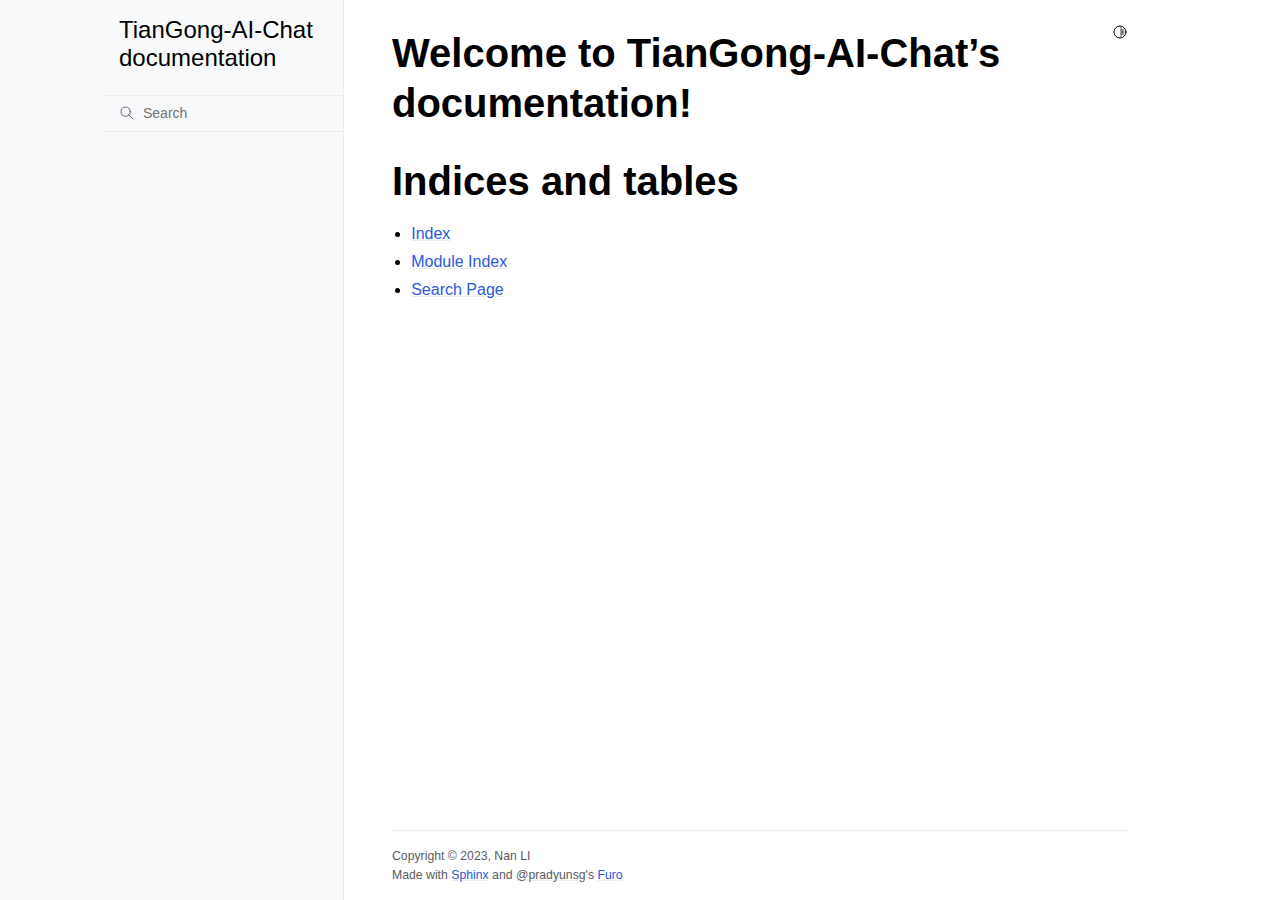
<file: docs/index.html>
<!doctype html>
<html class="no-js" lang="en" data-content_root="./">
  <head><meta charset="utf-8"/>
    <meta name="viewport" content="width=device-width,initial-scale=1"/>
    <meta name="color-scheme" content="light dark"><meta name="generator" content="Docutils 0.18.1: http://docutils.sourceforge.net/" />
<link rel="index" title="Index" href="genindex.html" /><link rel="search" title="Search" href="search.html" />

    <!-- Generated with Sphinx 7.2.6 and Furo 2023.09.10 -->
        <title>TianGong-AI-Chat documentation</title>
      <link rel="stylesheet" type="text/css" href="_static/pygments.css?v=a746c00c" />
    <link rel="stylesheet" type="text/css" href="_static/styles/furo.css?v=135e06be" />
    <link rel="stylesheet" type="text/css" href="_static/styles/furo-extensions.css?v=36a5483c" />
    
    


<style>
  body {
    --color-code-background: #f8f8f8;
  --color-code-foreground: black;
  
  }
  @media not print {
    body[data-theme="dark"] {
      --color-code-background: #202020;
  --color-code-foreground: #d0d0d0;
  
    }
    @media (prefers-color-scheme: dark) {
      body:not([data-theme="light"]) {
        --color-code-background: #202020;
  --color-code-foreground: #d0d0d0;
  
      }
    }
  }
</style></head>
  <body>
    
    <script>
      document.body.dataset.theme = localStorage.getItem("theme") || "auto";
    </script>
    

<svg xmlns="http://www.w3.org/2000/svg" style="display: none;">
  <symbol id="svg-toc" viewBox="0 0 24 24">
    <title>Contents</title>
    <svg stroke="currentColor" fill="currentColor" stroke-width="0" viewBox="0 0 1024 1024">
      <path d="M408 442h480c4.4 0 8-3.6 8-8v-56c0-4.4-3.6-8-8-8H408c-4.4 0-8 3.6-8 8v56c0 4.4 3.6 8 8 8zm-8 204c0 4.4 3.6 8 8 8h480c4.4 0 8-3.6 8-8v-56c0-4.4-3.6-8-8-8H408c-4.4 0-8 3.6-8 8v56zm504-486H120c-4.4 0-8 3.6-8 8v56c0 4.4 3.6 8 8 8h784c4.4 0 8-3.6 8-8v-56c0-4.4-3.6-8-8-8zm0 632H120c-4.4 0-8 3.6-8 8v56c0 4.4 3.6 8 8 8h784c4.4 0 8-3.6 8-8v-56c0-4.4-3.6-8-8-8zM115.4 518.9L271.7 642c5.8 4.6 14.4.5 14.4-6.9V388.9c0-7.4-8.5-11.5-14.4-6.9L115.4 505.1a8.74 8.74 0 0 0 0 13.8z"/>
    </svg>
  </symbol>
  <symbol id="svg-menu" viewBox="0 0 24 24">
    <title>Menu</title>
    <svg xmlns="http://www.w3.org/2000/svg" viewBox="0 0 24 24" fill="none" stroke="currentColor"
      stroke-width="2" stroke-linecap="round" stroke-linejoin="round" class="feather-menu">
      <line x1="3" y1="12" x2="21" y2="12"></line>
      <line x1="3" y1="6" x2="21" y2="6"></line>
      <line x1="3" y1="18" x2="21" y2="18"></line>
    </svg>
  </symbol>
  <symbol id="svg-arrow-right" viewBox="0 0 24 24">
    <title>Expand</title>
    <svg xmlns="http://www.w3.org/2000/svg" viewBox="0 0 24 24" fill="none" stroke="currentColor"
      stroke-width="2" stroke-linecap="round" stroke-linejoin="round" class="feather-chevron-right">
      <polyline points="9 18 15 12 9 6"></polyline>
    </svg>
  </symbol>
  <symbol id="svg-sun" viewBox="0 0 24 24">
    <title>Light mode</title>
    <svg xmlns="http://www.w3.org/2000/svg" viewBox="0 0 24 24" fill="none" stroke="currentColor"
      stroke-width="1.5" stroke-linecap="round" stroke-linejoin="round" class="feather-sun">
      <circle cx="12" cy="12" r="5"></circle>
      <line x1="12" y1="1" x2="12" y2="3"></line>
      <line x1="12" y1="21" x2="12" y2="23"></line>
      <line x1="4.22" y1="4.22" x2="5.64" y2="5.64"></line>
      <line x1="18.36" y1="18.36" x2="19.78" y2="19.78"></line>
      <line x1="1" y1="12" x2="3" y2="12"></line>
      <line x1="21" y1="12" x2="23" y2="12"></line>
      <line x1="4.22" y1="19.78" x2="5.64" y2="18.36"></line>
      <line x1="18.36" y1="5.64" x2="19.78" y2="4.22"></line>
    </svg>
  </symbol>
  <symbol id="svg-moon" viewBox="0 0 24 24">
    <title>Dark mode</title>
    <svg xmlns="http://www.w3.org/2000/svg" viewBox="0 0 24 24" fill="none" stroke="currentColor"
      stroke-width="1.5" stroke-linecap="round" stroke-linejoin="round" class="icon-tabler-moon">
      <path stroke="none" d="M0 0h24v24H0z" fill="none" />
      <path d="M12 3c.132 0 .263 0 .393 0a7.5 7.5 0 0 0 7.92 12.446a9 9 0 1 1 -8.313 -12.454z" />
    </svg>
  </symbol>
  <symbol id="svg-sun-half" viewBox="0 0 24 24">
    <title>Auto light/dark mode</title>
    <svg xmlns="http://www.w3.org/2000/svg" viewBox="0 0 24 24" fill="none" stroke="currentColor"
      stroke-width="1.5" stroke-linecap="round" stroke-linejoin="round" class="icon-tabler-shadow">
      <path stroke="none" d="M0 0h24v24H0z" fill="none"/>
      <circle cx="12" cy="12" r="9" />
      <path d="M13 12h5" />
      <path d="M13 15h4" />
      <path d="M13 18h1" />
      <path d="M13 9h4" />
      <path d="M13 6h1" />
    </svg>
  </symbol>
</svg>

<input type="checkbox" class="sidebar-toggle" name="__navigation" id="__navigation">
<input type="checkbox" class="sidebar-toggle" name="__toc" id="__toc">
<label class="overlay sidebar-overlay" for="__navigation">
  <div class="visually-hidden">Hide navigation sidebar</div>
</label>
<label class="overlay toc-overlay" for="__toc">
  <div class="visually-hidden">Hide table of contents sidebar</div>
</label>



<div class="page">
  <header class="mobile-header">
    <div class="header-left">
      <label class="nav-overlay-icon" for="__navigation">
        <div class="visually-hidden">Toggle site navigation sidebar</div>
        <i class="icon"><svg><use href="#svg-menu"></use></svg></i>
      </label>
    </div>
    <div class="header-center">
      <a href="#"><div class="brand">TianGong-AI-Chat  documentation</div></a>
    </div>
    <div class="header-right">
      <div class="theme-toggle-container theme-toggle-header">
        <button class="theme-toggle">
          <div class="visually-hidden">Toggle Light / Dark / Auto color theme</div>
          <svg class="theme-icon-when-auto"><use href="#svg-sun-half"></use></svg>
          <svg class="theme-icon-when-dark"><use href="#svg-moon"></use></svg>
          <svg class="theme-icon-when-light"><use href="#svg-sun"></use></svg>
        </button>
      </div>
      <label class="toc-overlay-icon toc-header-icon no-toc" for="__toc">
        <div class="visually-hidden">Toggle table of contents sidebar</div>
        <i class="icon"><svg><use href="#svg-toc"></use></svg></i>
      </label>
    </div>
  </header>
  <aside class="sidebar-drawer">
    <div class="sidebar-container">
      
      <div class="sidebar-sticky"><a class="sidebar-brand" href="#">
  
  
  <span class="sidebar-brand-text">TianGong-AI-Chat  documentation</span>
  
</a><form class="sidebar-search-container" method="get" action="search.html" role="search">
  <input class="sidebar-search" placeholder="Search" name="q" aria-label="Search">
  <input type="hidden" name="check_keywords" value="yes">
  <input type="hidden" name="area" value="default">
</form>
<div id="searchbox"></div><div class="sidebar-scroll"><div class="sidebar-tree">
  
</div>
</div>

      </div>
      
    </div>
  </aside>
  <div class="main">
    <div class="content">
      <div class="article-container">
        <a href="#" class="back-to-top muted-link">
          <svg xmlns="http://www.w3.org/2000/svg" viewBox="0 0 24 24">
            <path d="M13 20h-2V8l-5.5 5.5-1.42-1.42L12 4.16l7.92 7.92-1.42 1.42L13 8v12z"></path>
          </svg>
          <span>Back to top</span>
        </a>
        <div class="content-icon-container">
          
<div class="theme-toggle-container theme-toggle-content">
            <button class="theme-toggle">
              <div class="visually-hidden">Toggle Light / Dark / Auto color theme</div>
              <svg class="theme-icon-when-auto"><use href="#svg-sun-half"></use></svg>
              <svg class="theme-icon-when-dark"><use href="#svg-moon"></use></svg>
              <svg class="theme-icon-when-light"><use href="#svg-sun"></use></svg>
            </button>
          </div>
          <label class="toc-overlay-icon toc-content-icon no-toc" for="__toc">
            <div class="visually-hidden">Toggle table of contents sidebar</div>
            <i class="icon"><svg><use href="#svg-toc"></use></svg></i>
          </label>
        </div>
        <article role="main">
          <section id="welcome-to-tiangong-ai-chat-s-documentation">
<h1>Welcome to TianGong-AI-Chat’s documentation!<a class="headerlink" href="#welcome-to-tiangong-ai-chat-s-documentation" title="Link to this heading">#</a></h1>
<div class="toctree-wrapper compound">
</div>
</section>
<section id="indices-and-tables">
<h1>Indices and tables<a class="headerlink" href="#indices-and-tables" title="Link to this heading">#</a></h1>
<ul class="simple">
<li><p><a class="reference internal" href="genindex.html"><span class="std std-ref">Index</span></a></p></li>
<li><p><a class="reference internal" href="py-modindex.html"><span class="std std-ref">Module Index</span></a></p></li>
<li><p><a class="reference internal" href="search.html"><span class="std std-ref">Search Page</span></a></p></li>
</ul>
</section>

        </article>
      </div>
      <footer>
        
        <div class="related-pages">
          
          
        </div>
        <div class="bottom-of-page">
          <div class="left-details">
            <div class="copyright">
                Copyright &#169; 2023, Nan LI
            </div>
            Made with <a href="https://www.sphinx-doc.org/">Sphinx</a> and <a class="muted-link" href="https://pradyunsg.me">@pradyunsg</a>'s
            
            <a href="https://github.com/pradyunsg/furo">Furo</a>
            
          </div>
          <div class="right-details">
            
          </div>
        </div>
        
      </footer>
    </div>
    <aside class="toc-drawer no-toc">
      
      
      
    </aside>
  </div>
</div><script src="_static/documentation_options.js?v=5929fcd5"></script>
    <script src="_static/doctools.js?v=888ff710"></script>
    <script src="_static/sphinx_highlight.js?v=dc90522c"></script>
    <script src="_static/scripts/furo.js?v=32e29ea5"></script>
    </body>
</html>
</file>
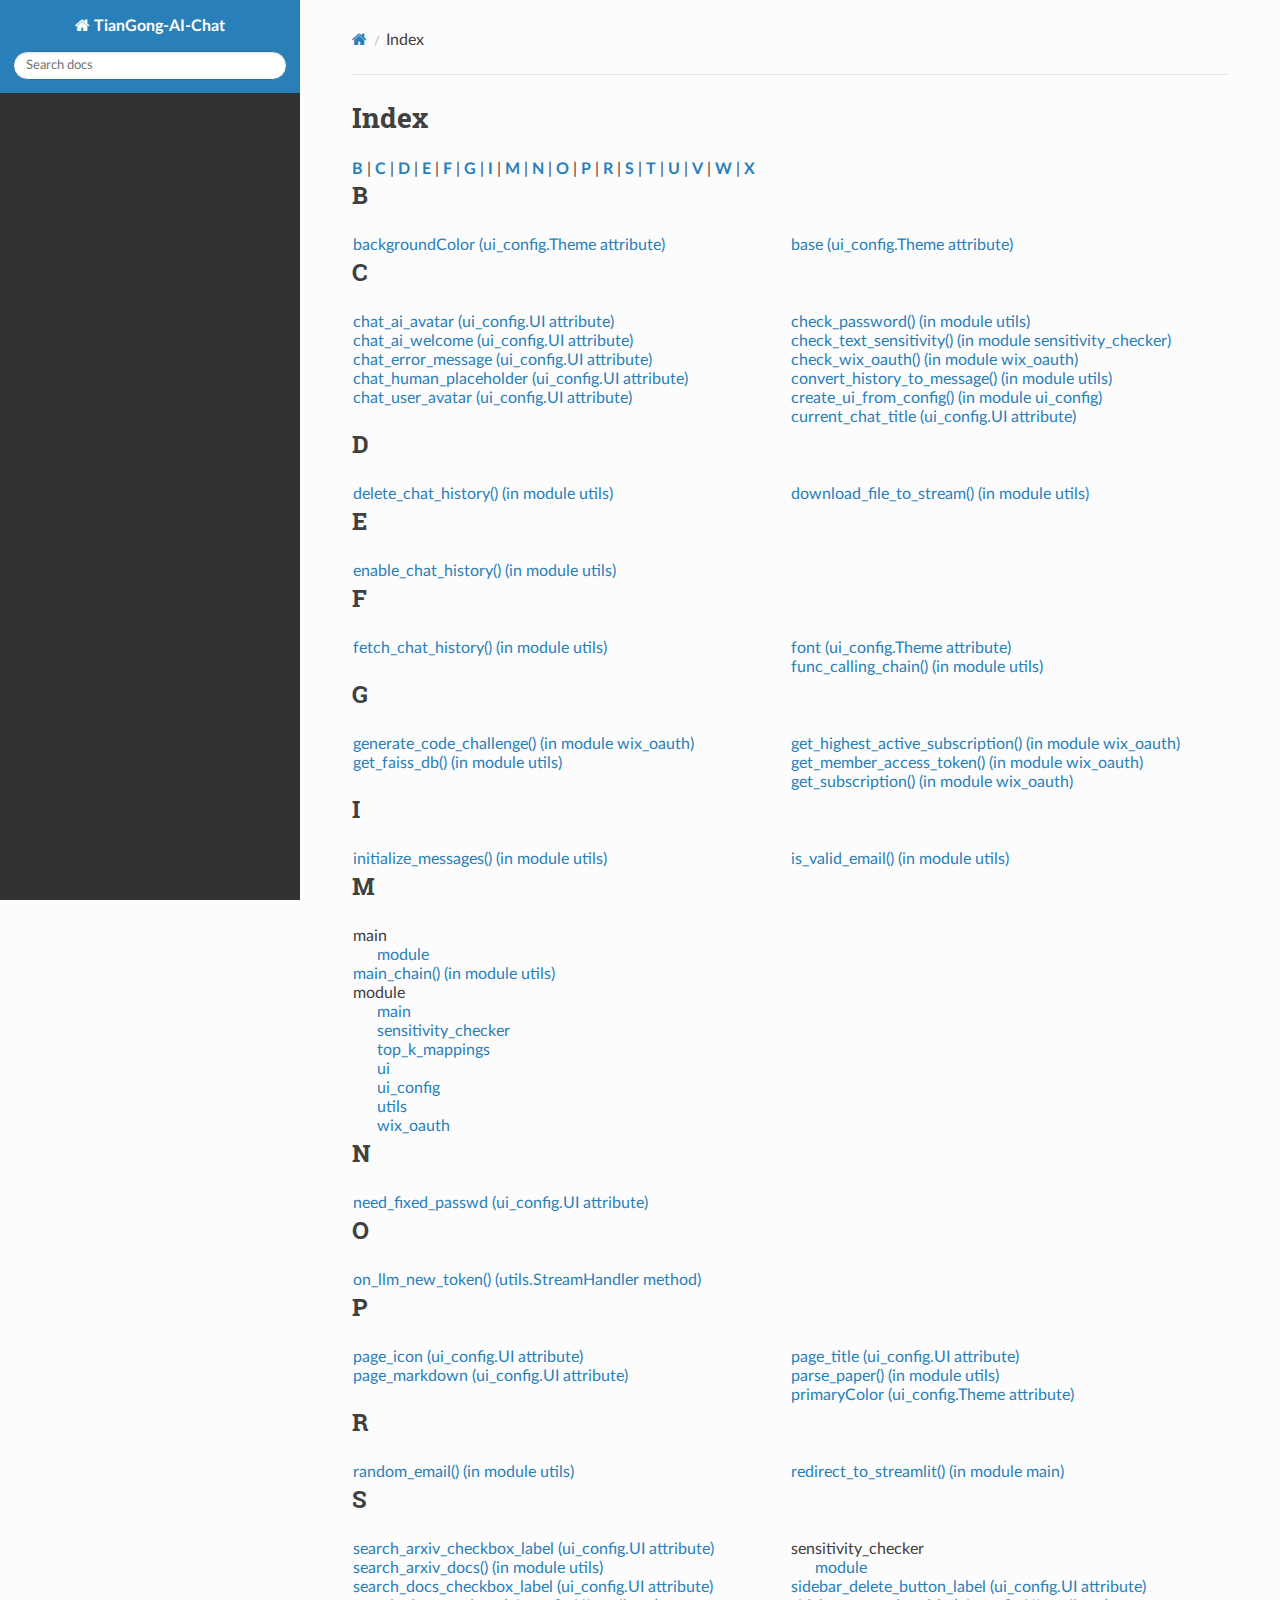
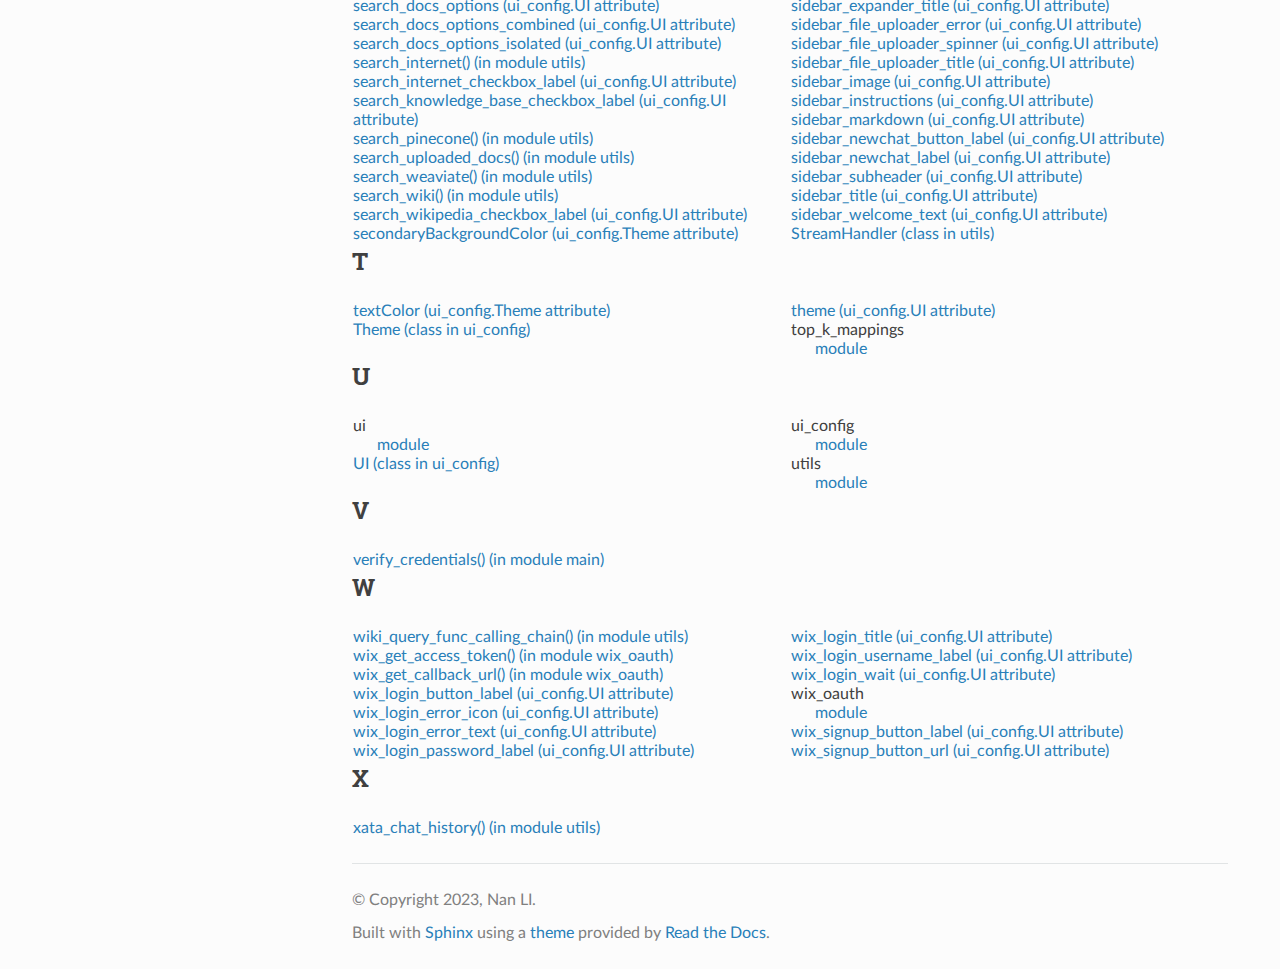
<file: docs/genindex.html>
<!DOCTYPE html>
<html class="writer-html5" lang="en" data-content_root="./">
<head>
  <meta charset="utf-8" />
  <meta name="viewport" content="width=device-width, initial-scale=1.0" />
  <title>Index &mdash; TianGong-AI-Chat  documentation</title>
      <link rel="stylesheet" type="text/css" href="_static/pygments.css?v=80d5e7a1" />
      <link rel="stylesheet" type="text/css" href="_static/css/theme.css?v=19f00094" />
      <link rel="stylesheet" type="text/css" href="_static/css/custom.css?v=aabb00ec" />

  
  <!--[if lt IE 9]>
    <script src="_static/js/html5shiv.min.js"></script>
  <![endif]-->
  
        <script src="_static/jquery.js?v=5d32c60e"></script>
        <script src="_static/_sphinx_javascript_frameworks_compat.js?v=2cd50e6c"></script>
        <script src="_static/documentation_options.js?v=5929fcd5"></script>
        <script src="_static/doctools.js?v=888ff710"></script>
        <script src="_static/sphinx_highlight.js?v=dc90522c"></script>
    <script src="_static/js/theme.js"></script>
    <link rel="index" title="Index" href="#" />
    <link rel="search" title="Search" href="search.html" /> 
</head>

<body class="wy-body-for-nav"> 
  <div class="wy-grid-for-nav">
    <nav data-toggle="wy-nav-shift" class="wy-nav-side">
      <div class="wy-side-scroll">
        <div class="wy-side-nav-search" >

          
          
          <a href="index.html" class="icon icon-home">
            TianGong-AI-Chat
          </a>
<div role="search">
  <form id="rtd-search-form" class="wy-form" action="search.html" method="get">
    <input type="text" name="q" placeholder="Search docs" aria-label="Search docs" />
    <input type="hidden" name="check_keywords" value="yes" />
    <input type="hidden" name="area" value="default" />
  </form>
</div>
        </div><div class="wy-menu wy-menu-vertical" data-spy="affix" role="navigation" aria-label="Navigation menu">
              <!-- Local TOC -->
              <div class="local-toc"></div>
        </div>
      </div>
    </nav>

    <section data-toggle="wy-nav-shift" class="wy-nav-content-wrap"><nav class="wy-nav-top" aria-label="Mobile navigation menu" >
          <i data-toggle="wy-nav-top" class="fa fa-bars"></i>
          <a href="index.html">TianGong-AI-Chat</a>
      </nav>

      <div class="wy-nav-content">
        <div class="rst-content">
          <div role="navigation" aria-label="Page navigation">
  <ul class="wy-breadcrumbs">
      <li><a href="index.html" class="icon icon-home" aria-label="Home"></a></li>
      <li class="breadcrumb-item active">Index</li>
      <li class="wy-breadcrumbs-aside">
      </li>
  </ul>
  <hr/>
</div>
          <div role="main" class="document" itemscope="itemscope" itemtype="http://schema.org/Article">
           <div itemprop="articleBody">
             

<h1 id="index">Index</h1>

<div class="genindex-jumpbox">
 <a href="#B"><strong>B</strong></a>
 | <a href="#C"><strong>C</strong></a>
 | <a href="#D"><strong>D</strong></a>
 | <a href="#E"><strong>E</strong></a>
 | <a href="#F"><strong>F</strong></a>
 | <a href="#G"><strong>G</strong></a>
 | <a href="#I"><strong>I</strong></a>
 | <a href="#M"><strong>M</strong></a>
 | <a href="#N"><strong>N</strong></a>
 | <a href="#O"><strong>O</strong></a>
 | <a href="#P"><strong>P</strong></a>
 | <a href="#R"><strong>R</strong></a>
 | <a href="#S"><strong>S</strong></a>
 | <a href="#T"><strong>T</strong></a>
 | <a href="#U"><strong>U</strong></a>
 | <a href="#V"><strong>V</strong></a>
 | <a href="#W"><strong>W</strong></a>
 | <a href="#X"><strong>X</strong></a>
 
</div>
<h2 id="B">B</h2>
<table style="width: 100%" class="indextable genindextable"><tr>
  <td style="width: 33%; vertical-align: top;"><ul>
      <li><a href="ui_config.html#ui_config.Theme.backgroundColor">backgroundColor (ui_config.Theme attribute)</a>
</li>
  </ul></td>
  <td style="width: 33%; vertical-align: top;"><ul>
      <li><a href="ui_config.html#ui_config.Theme.base">base (ui_config.Theme attribute)</a>
</li>
  </ul></td>
</tr></table>

<h2 id="C">C</h2>
<table style="width: 100%" class="indextable genindextable"><tr>
  <td style="width: 33%; vertical-align: top;"><ul>
      <li><a href="ui_config.html#ui_config.UI.chat_ai_avatar">chat_ai_avatar (ui_config.UI attribute)</a>
</li>
      <li><a href="ui_config.html#ui_config.UI.chat_ai_welcome">chat_ai_welcome (ui_config.UI attribute)</a>
</li>
      <li><a href="ui_config.html#ui_config.UI.chat_error_message">chat_error_message (ui_config.UI attribute)</a>
</li>
      <li><a href="ui_config.html#ui_config.UI.chat_human_placeholder">chat_human_placeholder (ui_config.UI attribute)</a>
</li>
      <li><a href="ui_config.html#ui_config.UI.chat_user_avatar">chat_user_avatar (ui_config.UI attribute)</a>
</li>
  </ul></td>
  <td style="width: 33%; vertical-align: top;"><ul>
      <li><a href="utils.html#utils.check_password">check_password() (in module utils)</a>
</li>
      <li><a href="sensitivity_checker.html#sensitivity_checker.check_text_sensitivity">check_text_sensitivity() (in module sensitivity_checker)</a>
</li>
      <li><a href="wix_oauth.html#wix_oauth.check_wix_oauth">check_wix_oauth() (in module wix_oauth)</a>
</li>
      <li><a href="utils.html#utils.convert_history_to_message">convert_history_to_message() (in module utils)</a>
</li>
      <li><a href="ui_config.html#ui_config.create_ui_from_config">create_ui_from_config() (in module ui_config)</a>
</li>
      <li><a href="ui_config.html#ui_config.UI.current_chat_title">current_chat_title (ui_config.UI attribute)</a>
</li>
  </ul></td>
</tr></table>

<h2 id="D">D</h2>
<table style="width: 100%" class="indextable genindextable"><tr>
  <td style="width: 33%; vertical-align: top;"><ul>
      <li><a href="utils.html#utils.delete_chat_history">delete_chat_history() (in module utils)</a>
</li>
  </ul></td>
  <td style="width: 33%; vertical-align: top;"><ul>
      <li><a href="utils.html#utils.download_file_to_stream">download_file_to_stream() (in module utils)</a>
</li>
  </ul></td>
</tr></table>

<h2 id="E">E</h2>
<table style="width: 100%" class="indextable genindextable"><tr>
  <td style="width: 33%; vertical-align: top;"><ul>
      <li><a href="utils.html#utils.enable_chat_history">enable_chat_history() (in module utils)</a>
</li>
  </ul></td>
</tr></table>

<h2 id="F">F</h2>
<table style="width: 100%" class="indextable genindextable"><tr>
  <td style="width: 33%; vertical-align: top;"><ul>
      <li><a href="utils.html#utils.fetch_chat_history">fetch_chat_history() (in module utils)</a>
</li>
  </ul></td>
  <td style="width: 33%; vertical-align: top;"><ul>
      <li><a href="ui_config.html#ui_config.Theme.font">font (ui_config.Theme attribute)</a>
</li>
      <li><a href="utils.html#utils.func_calling_chain">func_calling_chain() (in module utils)</a>
</li>
  </ul></td>
</tr></table>

<h2 id="G">G</h2>
<table style="width: 100%" class="indextable genindextable"><tr>
  <td style="width: 33%; vertical-align: top;"><ul>
      <li><a href="wix_oauth.html#wix_oauth.generate_code_challenge">generate_code_challenge() (in module wix_oauth)</a>
</li>
      <li><a href="utils.html#utils.get_faiss_db">get_faiss_db() (in module utils)</a>
</li>
  </ul></td>
  <td style="width: 33%; vertical-align: top;"><ul>
      <li><a href="wix_oauth.html#wix_oauth.get_highest_active_subscription">get_highest_active_subscription() (in module wix_oauth)</a>
</li>
      <li><a href="wix_oauth.html#wix_oauth.get_member_access_token">get_member_access_token() (in module wix_oauth)</a>
</li>
      <li><a href="wix_oauth.html#wix_oauth.get_subscription">get_subscription() (in module wix_oauth)</a>
</li>
  </ul></td>
</tr></table>

<h2 id="I">I</h2>
<table style="width: 100%" class="indextable genindextable"><tr>
  <td style="width: 33%; vertical-align: top;"><ul>
      <li><a href="utils.html#utils.initialize_messages">initialize_messages() (in module utils)</a>
</li>
  </ul></td>
  <td style="width: 33%; vertical-align: top;"><ul>
      <li><a href="utils.html#utils.is_valid_email">is_valid_email() (in module utils)</a>
</li>
  </ul></td>
</tr></table>

<h2 id="M">M</h2>
<table style="width: 100%" class="indextable genindextable"><tr>
  <td style="width: 33%; vertical-align: top;"><ul>
      <li>
    main

      <ul>
        <li><a href="main.html#module-main">module</a>
</li>
      </ul></li>
      <li><a href="utils.html#utils.main_chain">main_chain() (in module utils)</a>
</li>
      <li>
    module

      <ul>
        <li><a href="main.html#module-main">main</a>
</li>
        <li><a href="sensitivity_checker.html#module-sensitivity_checker">sensitivity_checker</a>
</li>
        <li><a href="top_k_mappings.html#module-top_k_mappings">top_k_mappings</a>
</li>
        <li><a href="ui.html#module-ui">ui</a>
</li>
        <li><a href="ui_config.html#module-ui_config">ui_config</a>
</li>
        <li><a href="utils.html#module-utils">utils</a>
</li>
        <li><a href="wix_oauth.html#module-wix_oauth">wix_oauth</a>
</li>
      </ul></li>
  </ul></td>
</tr></table>

<h2 id="N">N</h2>
<table style="width: 100%" class="indextable genindextable"><tr>
  <td style="width: 33%; vertical-align: top;"><ul>
      <li><a href="ui_config.html#ui_config.UI.need_fixed_passwd">need_fixed_passwd (ui_config.UI attribute)</a>
</li>
  </ul></td>
</tr></table>

<h2 id="O">O</h2>
<table style="width: 100%" class="indextable genindextable"><tr>
  <td style="width: 33%; vertical-align: top;"><ul>
      <li><a href="utils.html#utils.StreamHandler.on_llm_new_token">on_llm_new_token() (utils.StreamHandler method)</a>
</li>
  </ul></td>
</tr></table>

<h2 id="P">P</h2>
<table style="width: 100%" class="indextable genindextable"><tr>
  <td style="width: 33%; vertical-align: top;"><ul>
      <li><a href="ui_config.html#ui_config.UI.page_icon">page_icon (ui_config.UI attribute)</a>
</li>
      <li><a href="ui_config.html#ui_config.UI.page_markdown">page_markdown (ui_config.UI attribute)</a>
</li>
  </ul></td>
  <td style="width: 33%; vertical-align: top;"><ul>
      <li><a href="ui_config.html#ui_config.UI.page_title">page_title (ui_config.UI attribute)</a>
</li>
      <li><a href="utils.html#utils.parse_paper">parse_paper() (in module utils)</a>
</li>
      <li><a href="ui_config.html#ui_config.Theme.primaryColor">primaryColor (ui_config.Theme attribute)</a>
</li>
  </ul></td>
</tr></table>

<h2 id="R">R</h2>
<table style="width: 100%" class="indextable genindextable"><tr>
  <td style="width: 33%; vertical-align: top;"><ul>
      <li><a href="utils.html#utils.random_email">random_email() (in module utils)</a>
</li>
  </ul></td>
  <td style="width: 33%; vertical-align: top;"><ul>
      <li><a href="main.html#main.redirect_to_streamlit">redirect_to_streamlit() (in module main)</a>
</li>
  </ul></td>
</tr></table>

<h2 id="S">S</h2>
<table style="width: 100%" class="indextable genindextable"><tr>
  <td style="width: 33%; vertical-align: top;"><ul>
      <li><a href="ui_config.html#ui_config.UI.search_arxiv_checkbox_label">search_arxiv_checkbox_label (ui_config.UI attribute)</a>
</li>
      <li><a href="utils.html#utils.search_arxiv_docs">search_arxiv_docs() (in module utils)</a>
</li>
      <li><a href="ui_config.html#ui_config.UI.search_docs_checkbox_label">search_docs_checkbox_label (ui_config.UI attribute)</a>
</li>
      <li><a href="ui_config.html#ui_config.UI.search_docs_options">search_docs_options (ui_config.UI attribute)</a>
</li>
      <li><a href="ui_config.html#ui_config.UI.search_docs_options_combined">search_docs_options_combined (ui_config.UI attribute)</a>
</li>
      <li><a href="ui_config.html#ui_config.UI.search_docs_options_isolated">search_docs_options_isolated (ui_config.UI attribute)</a>
</li>
      <li><a href="utils.html#utils.search_internet">search_internet() (in module utils)</a>
</li>
      <li><a href="ui_config.html#ui_config.UI.search_internet_checkbox_label">search_internet_checkbox_label (ui_config.UI attribute)</a>
</li>
      <li><a href="ui_config.html#ui_config.UI.search_knowledge_base_checkbox_label">search_knowledge_base_checkbox_label (ui_config.UI attribute)</a>
</li>
      <li><a href="utils.html#utils.search_pinecone">search_pinecone() (in module utils)</a>
</li>
      <li><a href="utils.html#utils.search_uploaded_docs">search_uploaded_docs() (in module utils)</a>
</li>
      <li><a href="utils.html#utils.search_weaviate">search_weaviate() (in module utils)</a>
</li>
      <li><a href="utils.html#utils.search_wiki">search_wiki() (in module utils)</a>
</li>
      <li><a href="ui_config.html#ui_config.UI.search_wikipedia_checkbox_label">search_wikipedia_checkbox_label (ui_config.UI attribute)</a>
</li>
      <li><a href="ui_config.html#ui_config.Theme.secondaryBackgroundColor">secondaryBackgroundColor (ui_config.Theme attribute)</a>
</li>
  </ul></td>
  <td style="width: 33%; vertical-align: top;"><ul>
      <li>
    sensitivity_checker

      <ul>
        <li><a href="sensitivity_checker.html#module-sensitivity_checker">module</a>
</li>
      </ul></li>
      <li><a href="ui_config.html#ui_config.UI.sidebar_delete_button_label">sidebar_delete_button_label (ui_config.UI attribute)</a>
</li>
      <li><a href="ui_config.html#ui_config.UI.sidebar_expander_title">sidebar_expander_title (ui_config.UI attribute)</a>
</li>
      <li><a href="ui_config.html#ui_config.UI.sidebar_file_uploader_error">sidebar_file_uploader_error (ui_config.UI attribute)</a>
</li>
      <li><a href="ui_config.html#ui_config.UI.sidebar_file_uploader_spinner">sidebar_file_uploader_spinner (ui_config.UI attribute)</a>
</li>
      <li><a href="ui_config.html#ui_config.UI.sidebar_file_uploader_title">sidebar_file_uploader_title (ui_config.UI attribute)</a>
</li>
      <li><a href="ui_config.html#ui_config.UI.sidebar_image">sidebar_image (ui_config.UI attribute)</a>
</li>
      <li><a href="ui_config.html#ui_config.UI.sidebar_instructions">sidebar_instructions (ui_config.UI attribute)</a>
</li>
      <li><a href="ui_config.html#ui_config.UI.sidebar_markdown">sidebar_markdown (ui_config.UI attribute)</a>
</li>
      <li><a href="ui_config.html#ui_config.UI.sidebar_newchat_button_label">sidebar_newchat_button_label (ui_config.UI attribute)</a>
</li>
      <li><a href="ui_config.html#ui_config.UI.sidebar_newchat_label">sidebar_newchat_label (ui_config.UI attribute)</a>
</li>
      <li><a href="ui_config.html#ui_config.UI.sidebar_subheader">sidebar_subheader (ui_config.UI attribute)</a>
</li>
      <li><a href="ui_config.html#ui_config.UI.sidebar_title">sidebar_title (ui_config.UI attribute)</a>
</li>
      <li><a href="ui_config.html#ui_config.UI.sidebar_welcome_text">sidebar_welcome_text (ui_config.UI attribute)</a>
</li>
      <li><a href="utils.html#utils.StreamHandler">StreamHandler (class in utils)</a>
</li>
  </ul></td>
</tr></table>

<h2 id="T">T</h2>
<table style="width: 100%" class="indextable genindextable"><tr>
  <td style="width: 33%; vertical-align: top;"><ul>
      <li><a href="ui_config.html#ui_config.Theme.textColor">textColor (ui_config.Theme attribute)</a>
</li>
      <li><a href="ui_config.html#ui_config.Theme">Theme (class in ui_config)</a>
</li>
  </ul></td>
  <td style="width: 33%; vertical-align: top;"><ul>
      <li><a href="ui_config.html#ui_config.UI.theme">theme (ui_config.UI attribute)</a>
</li>
      <li>
    top_k_mappings

      <ul>
        <li><a href="top_k_mappings.html#module-top_k_mappings">module</a>
</li>
      </ul></li>
  </ul></td>
</tr></table>

<h2 id="U">U</h2>
<table style="width: 100%" class="indextable genindextable"><tr>
  <td style="width: 33%; vertical-align: top;"><ul>
      <li>
    ui

      <ul>
        <li><a href="ui.html#module-ui">module</a>
</li>
      </ul></li>
      <li><a href="ui_config.html#ui_config.UI">UI (class in ui_config)</a>
</li>
  </ul></td>
  <td style="width: 33%; vertical-align: top;"><ul>
      <li>
    ui_config

      <ul>
        <li><a href="ui_config.html#module-ui_config">module</a>
</li>
      </ul></li>
      <li>
    utils

      <ul>
        <li><a href="utils.html#module-utils">module</a>
</li>
      </ul></li>
  </ul></td>
</tr></table>

<h2 id="V">V</h2>
<table style="width: 100%" class="indextable genindextable"><tr>
  <td style="width: 33%; vertical-align: top;"><ul>
      <li><a href="main.html#main.verify_credentials">verify_credentials() (in module main)</a>
</li>
  </ul></td>
</tr></table>

<h2 id="W">W</h2>
<table style="width: 100%" class="indextable genindextable"><tr>
  <td style="width: 33%; vertical-align: top;"><ul>
      <li><a href="utils.html#utils.wiki_query_func_calling_chain">wiki_query_func_calling_chain() (in module utils)</a>
</li>
      <li><a href="wix_oauth.html#wix_oauth.wix_get_access_token">wix_get_access_token() (in module wix_oauth)</a>
</li>
      <li><a href="wix_oauth.html#wix_oauth.wix_get_callback_url">wix_get_callback_url() (in module wix_oauth)</a>
</li>
      <li><a href="ui_config.html#ui_config.UI.wix_login_button_label">wix_login_button_label (ui_config.UI attribute)</a>
</li>
      <li><a href="ui_config.html#ui_config.UI.wix_login_error_icon">wix_login_error_icon (ui_config.UI attribute)</a>
</li>
      <li><a href="ui_config.html#ui_config.UI.wix_login_error_text">wix_login_error_text (ui_config.UI attribute)</a>
</li>
      <li><a href="ui_config.html#ui_config.UI.wix_login_password_label">wix_login_password_label (ui_config.UI attribute)</a>
</li>
  </ul></td>
  <td style="width: 33%; vertical-align: top;"><ul>
      <li><a href="ui_config.html#ui_config.UI.wix_login_title">wix_login_title (ui_config.UI attribute)</a>
</li>
      <li><a href="ui_config.html#ui_config.UI.wix_login_username_label">wix_login_username_label (ui_config.UI attribute)</a>
</li>
      <li><a href="ui_config.html#ui_config.UI.wix_login_wait">wix_login_wait (ui_config.UI attribute)</a>
</li>
      <li>
    wix_oauth

      <ul>
        <li><a href="wix_oauth.html#module-wix_oauth">module</a>
</li>
      </ul></li>
      <li><a href="ui_config.html#ui_config.UI.wix_signup_button_label">wix_signup_button_label (ui_config.UI attribute)</a>
</li>
      <li><a href="ui_config.html#ui_config.UI.wix_signup_button_url">wix_signup_button_url (ui_config.UI attribute)</a>
</li>
  </ul></td>
</tr></table>

<h2 id="X">X</h2>
<table style="width: 100%" class="indextable genindextable"><tr>
  <td style="width: 33%; vertical-align: top;"><ul>
      <li><a href="utils.html#utils.xata_chat_history">xata_chat_history() (in module utils)</a>
</li>
  </ul></td>
</tr></table>



           </div>
          </div>
          <footer>

  <hr/>

  <div role="contentinfo">
    <p>&#169; Copyright 2023, Nan LI.</p>
  </div>

  Built with <a href="https://www.sphinx-doc.org/">Sphinx</a> using a
    <a href="https://github.com/readthedocs/sphinx_rtd_theme">theme</a>
    provided by <a href="https://readthedocs.org">Read the Docs</a>.
   

</footer>
        </div>
      </div>
    </section>
  </div>
  <script>
      jQuery(function () {
          SphinxRtdTheme.Navigation.enable(true);
      });
  </script> 

</body>
</html>
</file>
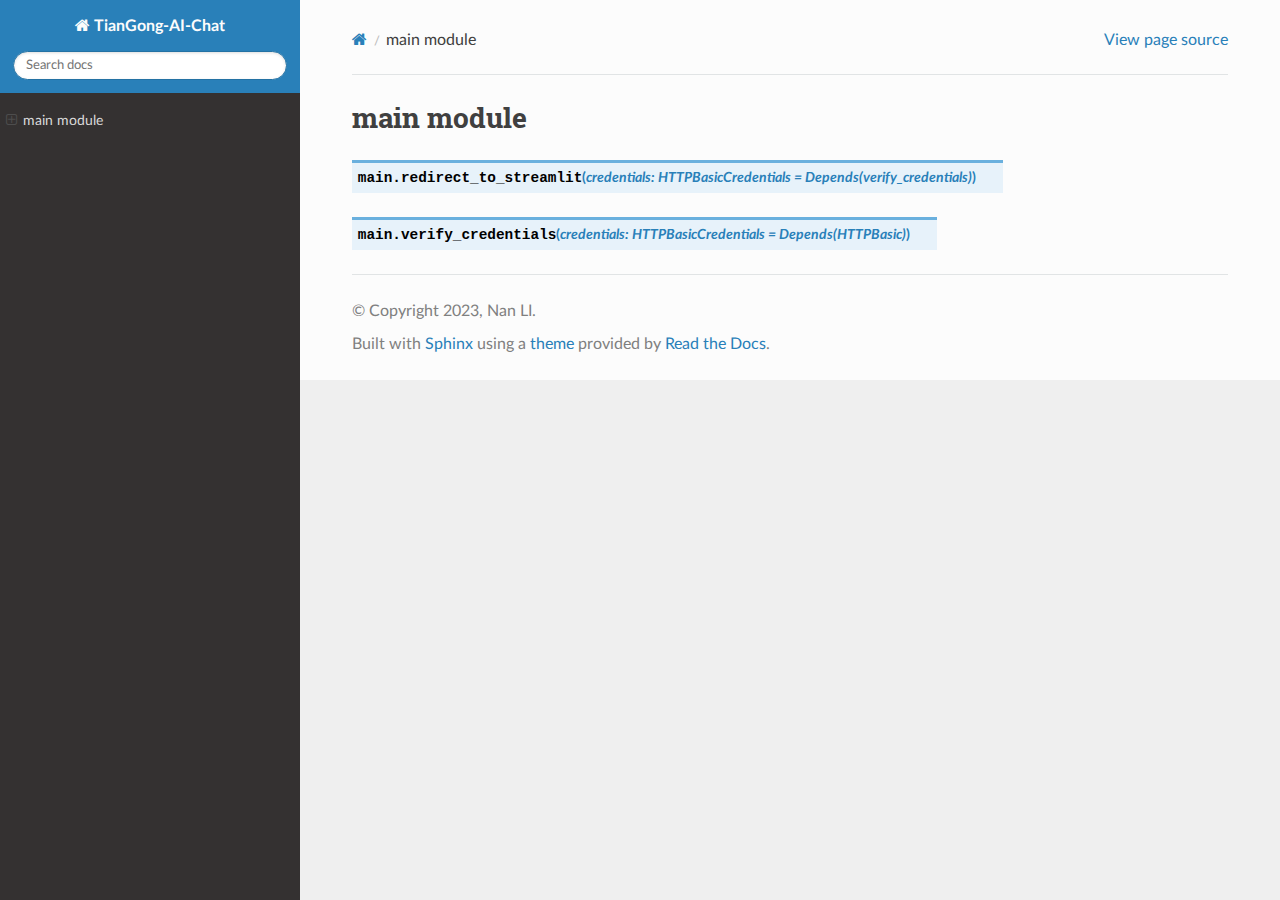
<file: docs/main.html>
<!DOCTYPE html>
<html class="writer-html5" lang="en" data-content_root="./">
<head>
  <meta charset="utf-8" /><meta name="viewport" content="width=device-width, initial-scale=1" />

  <meta name="viewport" content="width=device-width, initial-scale=1.0" />
  <title>main module &mdash; TianGong-AI-Chat  documentation</title>
      <link rel="stylesheet" type="text/css" href="_static/pygments.css?v=80d5e7a1" />
      <link rel="stylesheet" type="text/css" href="_static/css/theme.css?v=19f00094" />
      <link rel="stylesheet" type="text/css" href="_static/css/custom.css?v=aabb00ec" />

  
  <!--[if lt IE 9]>
    <script src="_static/js/html5shiv.min.js"></script>
  <![endif]-->
  
        <script src="_static/jquery.js?v=5d32c60e"></script>
        <script src="_static/_sphinx_javascript_frameworks_compat.js?v=2cd50e6c"></script>
        <script src="_static/documentation_options.js?v=5929fcd5"></script>
        <script src="_static/doctools.js?v=888ff710"></script>
        <script src="_static/sphinx_highlight.js?v=dc90522c"></script>
    <script src="_static/js/theme.js"></script>
    <link rel="index" title="Index" href="genindex.html" />
    <link rel="search" title="Search" href="search.html" /> 
</head>

<body class="wy-body-for-nav"> 
  <div class="wy-grid-for-nav">
    <nav data-toggle="wy-nav-shift" class="wy-nav-side">
      <div class="wy-side-scroll">
        <div class="wy-side-nav-search" >

          
          
          <a href="index.html" class="icon icon-home">
            TianGong-AI-Chat
          </a>
<div role="search">
  <form id="rtd-search-form" class="wy-form" action="search.html" method="get">
    <input type="text" name="q" placeholder="Search docs" aria-label="Search docs" />
    <input type="hidden" name="check_keywords" value="yes" />
    <input type="hidden" name="area" value="default" />
  </form>
</div>
        </div><div class="wy-menu wy-menu-vertical" data-spy="affix" role="navigation" aria-label="Navigation menu">
              <!-- Local TOC -->
              <div class="local-toc"><ul>
<li><a class="reference internal" href="#">main module</a><ul>
<li><a class="reference internal" href="#main.redirect_to_streamlit"><code class="docutils literal notranslate"><span class="pre">redirect_to_streamlit()</span></code></a></li>
<li><a class="reference internal" href="#main.verify_credentials"><code class="docutils literal notranslate"><span class="pre">verify_credentials()</span></code></a></li>
</ul>
</li>
</ul>
</div>
        </div>
      </div>
    </nav>

    <section data-toggle="wy-nav-shift" class="wy-nav-content-wrap"><nav class="wy-nav-top" aria-label="Mobile navigation menu" >
          <i data-toggle="wy-nav-top" class="fa fa-bars"></i>
          <a href="index.html">TianGong-AI-Chat</a>
      </nav>

      <div class="wy-nav-content">
        <div class="rst-content">
          <div role="navigation" aria-label="Page navigation">
  <ul class="wy-breadcrumbs">
      <li><a href="index.html" class="icon icon-home" aria-label="Home"></a></li>
      <li class="breadcrumb-item active">main module</li>
      <li class="wy-breadcrumbs-aside">
            <a href="_sources/main.rst.txt" rel="nofollow"> View page source</a>
      </li>
  </ul>
  <hr/>
</div>
          <div role="main" class="document" itemscope="itemscope" itemtype="http://schema.org/Article">
           <div itemprop="articleBody">
             
  <section id="module-main">
<span id="main-module"></span><h1>main module<a class="headerlink" href="#module-main" title="Link to this heading"></a></h1>
<dl class="py function">
<dt class="sig sig-object py" id="main.redirect_to_streamlit">
<span class="sig-prename descclassname"><span class="pre">main.</span></span><span class="sig-name descname"><span class="pre">redirect_to_streamlit</span></span><span class="sig-paren">(</span><em class="sig-param"><span class="n"><span class="pre">credentials</span></span><span class="p"><span class="pre">:</span></span><span class="w"> </span><span class="n"><span class="pre">HTTPBasicCredentials</span></span><span class="w"> </span><span class="o"><span class="pre">=</span></span><span class="w"> </span><span class="default_value"><span class="pre">Depends(verify_credentials)</span></span></em><span class="sig-paren">)</span><a class="headerlink" href="#main.redirect_to_streamlit" title="Link to this definition"></a></dt>
<dd></dd></dl>

<dl class="py function">
<dt class="sig sig-object py" id="main.verify_credentials">
<span class="sig-prename descclassname"><span class="pre">main.</span></span><span class="sig-name descname"><span class="pre">verify_credentials</span></span><span class="sig-paren">(</span><em class="sig-param"><span class="n"><span class="pre">credentials</span></span><span class="p"><span class="pre">:</span></span><span class="w"> </span><span class="n"><span class="pre">HTTPBasicCredentials</span></span><span class="w"> </span><span class="o"><span class="pre">=</span></span><span class="w"> </span><span class="default_value"><span class="pre">Depends(HTTPBasic)</span></span></em><span class="sig-paren">)</span><a class="headerlink" href="#main.verify_credentials" title="Link to this definition"></a></dt>
<dd></dd></dl>

</section>


           </div>
          </div>
          <footer>

  <hr/>

  <div role="contentinfo">
    <p>&#169; Copyright 2023, Nan LI.</p>
  </div>

  Built with <a href="https://www.sphinx-doc.org/">Sphinx</a> using a
    <a href="https://github.com/readthedocs/sphinx_rtd_theme">theme</a>
    provided by <a href="https://readthedocs.org">Read the Docs</a>.
   

</footer>
        </div>
      </div>
    </section>
  </div>
  <script>
      jQuery(function () {
          SphinxRtdTheme.Navigation.enable(true);
      });
  </script> 

</body>
</html>
</file>
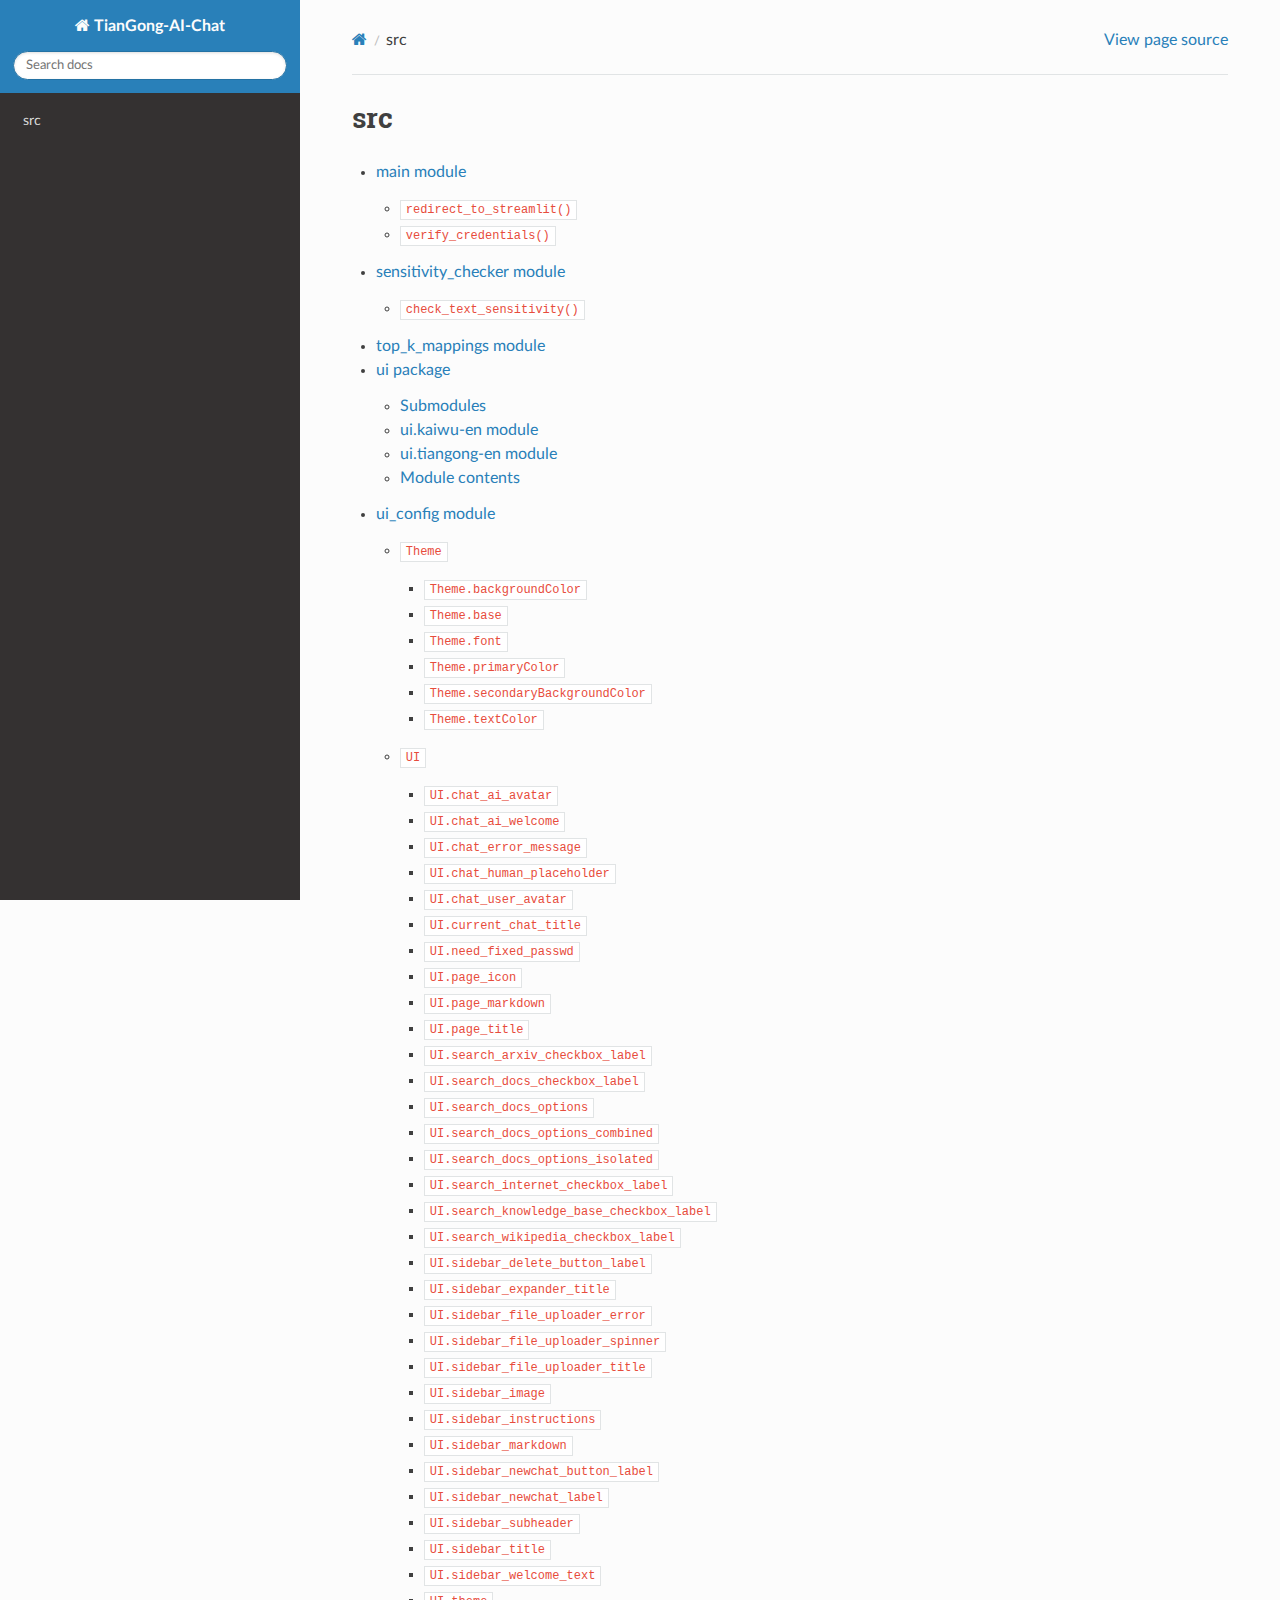
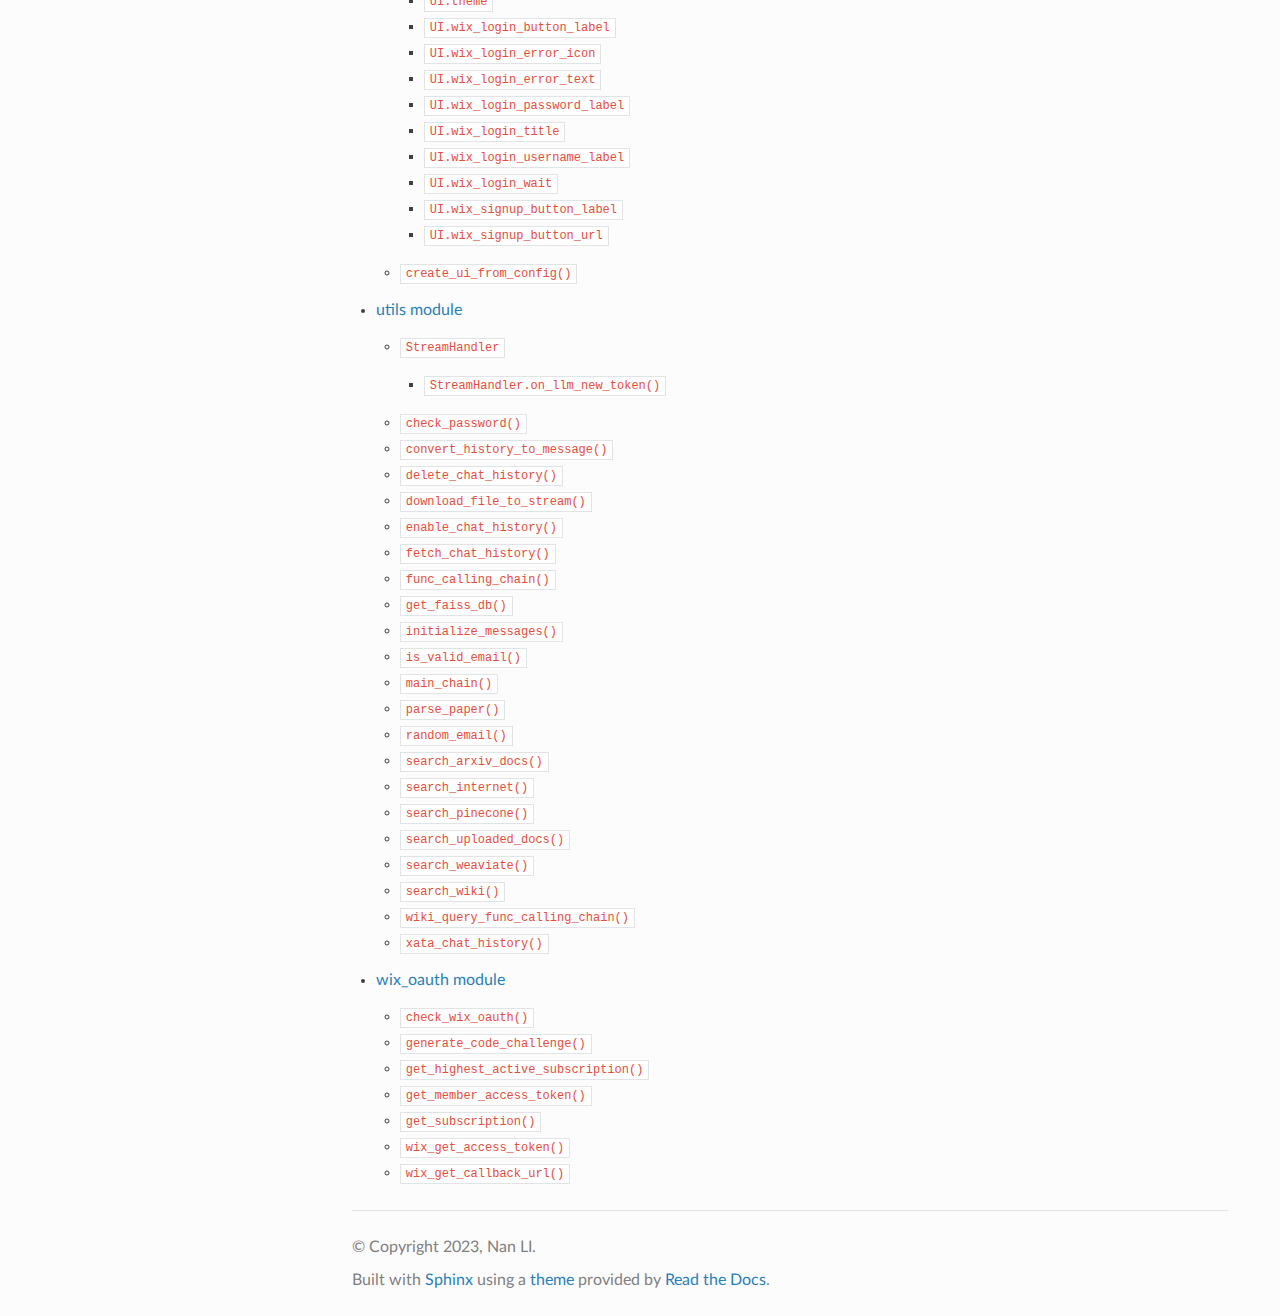
<file: docs/modules.html>
<!DOCTYPE html>
<html class="writer-html5" lang="en" data-content_root="./">
<head>
  <meta charset="utf-8" /><meta name="viewport" content="width=device-width, initial-scale=1" />

  <meta name="viewport" content="width=device-width, initial-scale=1.0" />
  <title>src &mdash; TianGong-AI-Chat  documentation</title>
      <link rel="stylesheet" type="text/css" href="_static/pygments.css?v=80d5e7a1" />
      <link rel="stylesheet" type="text/css" href="_static/css/theme.css?v=19f00094" />
      <link rel="stylesheet" type="text/css" href="_static/css/custom.css?v=aabb00ec" />

  
  <!--[if lt IE 9]>
    <script src="_static/js/html5shiv.min.js"></script>
  <![endif]-->
  
        <script src="_static/jquery.js?v=5d32c60e"></script>
        <script src="_static/_sphinx_javascript_frameworks_compat.js?v=2cd50e6c"></script>
        <script src="_static/documentation_options.js?v=5929fcd5"></script>
        <script src="_static/doctools.js?v=888ff710"></script>
        <script src="_static/sphinx_highlight.js?v=dc90522c"></script>
    <script src="_static/js/theme.js"></script>
    <link rel="index" title="Index" href="genindex.html" />
    <link rel="search" title="Search" href="search.html" /> 
</head>

<body class="wy-body-for-nav"> 
  <div class="wy-grid-for-nav">
    <nav data-toggle="wy-nav-shift" class="wy-nav-side">
      <div class="wy-side-scroll">
        <div class="wy-side-nav-search" >

          
          
          <a href="index.html" class="icon icon-home">
            TianGong-AI-Chat
          </a>
<div role="search">
  <form id="rtd-search-form" class="wy-form" action="search.html" method="get">
    <input type="text" name="q" placeholder="Search docs" aria-label="Search docs" />
    <input type="hidden" name="check_keywords" value="yes" />
    <input type="hidden" name="area" value="default" />
  </form>
</div>
        </div><div class="wy-menu wy-menu-vertical" data-spy="affix" role="navigation" aria-label="Navigation menu">
              <!-- Local TOC -->
              <div class="local-toc"><ul>
<li><a class="reference internal" href="#">src</a></li>
</ul>
</div>
        </div>
      </div>
    </nav>

    <section data-toggle="wy-nav-shift" class="wy-nav-content-wrap"><nav class="wy-nav-top" aria-label="Mobile navigation menu" >
          <i data-toggle="wy-nav-top" class="fa fa-bars"></i>
          <a href="index.html">TianGong-AI-Chat</a>
      </nav>

      <div class="wy-nav-content">
        <div class="rst-content">
          <div role="navigation" aria-label="Page navigation">
  <ul class="wy-breadcrumbs">
      <li><a href="index.html" class="icon icon-home" aria-label="Home"></a></li>
      <li class="breadcrumb-item active">src</li>
      <li class="wy-breadcrumbs-aside">
            <a href="_sources/modules.rst.txt" rel="nofollow"> View page source</a>
      </li>
  </ul>
  <hr/>
</div>
          <div role="main" class="document" itemscope="itemscope" itemtype="http://schema.org/Article">
           <div itemprop="articleBody">
             
  <section id="src">
<h1>src<a class="headerlink" href="#src" title="Link to this heading"></a></h1>
<div class="toctree-wrapper compound">
<ul>
<li class="toctree-l1"><a class="reference internal" href="main.html">main module</a><ul>
<li class="toctree-l2"><a class="reference internal" href="main.html#main.redirect_to_streamlit"><code class="docutils literal notranslate"><span class="pre">redirect_to_streamlit()</span></code></a></li>
<li class="toctree-l2"><a class="reference internal" href="main.html#main.verify_credentials"><code class="docutils literal notranslate"><span class="pre">verify_credentials()</span></code></a></li>
</ul>
</li>
<li class="toctree-l1"><a class="reference internal" href="sensitivity_checker.html">sensitivity_checker module</a><ul>
<li class="toctree-l2"><a class="reference internal" href="sensitivity_checker.html#sensitivity_checker.check_text_sensitivity"><code class="docutils literal notranslate"><span class="pre">check_text_sensitivity()</span></code></a></li>
</ul>
</li>
<li class="toctree-l1"><a class="reference internal" href="top_k_mappings.html">top_k_mappings module</a></li>
<li class="toctree-l1"><a class="reference internal" href="ui.html">ui package</a><ul>
<li class="toctree-l2"><a class="reference internal" href="ui.html#submodules">Submodules</a></li>
<li class="toctree-l2"><a class="reference internal" href="ui.html#ui-kaiwu-en-module">ui.kaiwu-en module</a></li>
<li class="toctree-l2"><a class="reference internal" href="ui.html#ui-tiangong-en-module">ui.tiangong-en module</a></li>
<li class="toctree-l2"><a class="reference internal" href="ui.html#module-ui">Module contents</a></li>
</ul>
</li>
<li class="toctree-l1"><a class="reference internal" href="ui_config.html">ui_config module</a><ul>
<li class="toctree-l2"><a class="reference internal" href="ui_config.html#ui_config.Theme"><code class="docutils literal notranslate"><span class="pre">Theme</span></code></a><ul>
<li class="toctree-l3"><a class="reference internal" href="ui_config.html#ui_config.Theme.backgroundColor"><code class="docutils literal notranslate"><span class="pre">Theme.backgroundColor</span></code></a></li>
<li class="toctree-l3"><a class="reference internal" href="ui_config.html#ui_config.Theme.base"><code class="docutils literal notranslate"><span class="pre">Theme.base</span></code></a></li>
<li class="toctree-l3"><a class="reference internal" href="ui_config.html#ui_config.Theme.font"><code class="docutils literal notranslate"><span class="pre">Theme.font</span></code></a></li>
<li class="toctree-l3"><a class="reference internal" href="ui_config.html#ui_config.Theme.primaryColor"><code class="docutils literal notranslate"><span class="pre">Theme.primaryColor</span></code></a></li>
<li class="toctree-l3"><a class="reference internal" href="ui_config.html#ui_config.Theme.secondaryBackgroundColor"><code class="docutils literal notranslate"><span class="pre">Theme.secondaryBackgroundColor</span></code></a></li>
<li class="toctree-l3"><a class="reference internal" href="ui_config.html#ui_config.Theme.textColor"><code class="docutils literal notranslate"><span class="pre">Theme.textColor</span></code></a></li>
</ul>
</li>
<li class="toctree-l2"><a class="reference internal" href="ui_config.html#ui_config.UI"><code class="docutils literal notranslate"><span class="pre">UI</span></code></a><ul>
<li class="toctree-l3"><a class="reference internal" href="ui_config.html#ui_config.UI.chat_ai_avatar"><code class="docutils literal notranslate"><span class="pre">UI.chat_ai_avatar</span></code></a></li>
<li class="toctree-l3"><a class="reference internal" href="ui_config.html#ui_config.UI.chat_ai_welcome"><code class="docutils literal notranslate"><span class="pre">UI.chat_ai_welcome</span></code></a></li>
<li class="toctree-l3"><a class="reference internal" href="ui_config.html#ui_config.UI.chat_error_message"><code class="docutils literal notranslate"><span class="pre">UI.chat_error_message</span></code></a></li>
<li class="toctree-l3"><a class="reference internal" href="ui_config.html#ui_config.UI.chat_human_placeholder"><code class="docutils literal notranslate"><span class="pre">UI.chat_human_placeholder</span></code></a></li>
<li class="toctree-l3"><a class="reference internal" href="ui_config.html#ui_config.UI.chat_user_avatar"><code class="docutils literal notranslate"><span class="pre">UI.chat_user_avatar</span></code></a></li>
<li class="toctree-l3"><a class="reference internal" href="ui_config.html#ui_config.UI.current_chat_title"><code class="docutils literal notranslate"><span class="pre">UI.current_chat_title</span></code></a></li>
<li class="toctree-l3"><a class="reference internal" href="ui_config.html#ui_config.UI.need_fixed_passwd"><code class="docutils literal notranslate"><span class="pre">UI.need_fixed_passwd</span></code></a></li>
<li class="toctree-l3"><a class="reference internal" href="ui_config.html#ui_config.UI.page_icon"><code class="docutils literal notranslate"><span class="pre">UI.page_icon</span></code></a></li>
<li class="toctree-l3"><a class="reference internal" href="ui_config.html#ui_config.UI.page_markdown"><code class="docutils literal notranslate"><span class="pre">UI.page_markdown</span></code></a></li>
<li class="toctree-l3"><a class="reference internal" href="ui_config.html#ui_config.UI.page_title"><code class="docutils literal notranslate"><span class="pre">UI.page_title</span></code></a></li>
<li class="toctree-l3"><a class="reference internal" href="ui_config.html#ui_config.UI.search_arxiv_checkbox_label"><code class="docutils literal notranslate"><span class="pre">UI.search_arxiv_checkbox_label</span></code></a></li>
<li class="toctree-l3"><a class="reference internal" href="ui_config.html#ui_config.UI.search_docs_checkbox_label"><code class="docutils literal notranslate"><span class="pre">UI.search_docs_checkbox_label</span></code></a></li>
<li class="toctree-l3"><a class="reference internal" href="ui_config.html#ui_config.UI.search_docs_options"><code class="docutils literal notranslate"><span class="pre">UI.search_docs_options</span></code></a></li>
<li class="toctree-l3"><a class="reference internal" href="ui_config.html#ui_config.UI.search_docs_options_combined"><code class="docutils literal notranslate"><span class="pre">UI.search_docs_options_combined</span></code></a></li>
<li class="toctree-l3"><a class="reference internal" href="ui_config.html#ui_config.UI.search_docs_options_isolated"><code class="docutils literal notranslate"><span class="pre">UI.search_docs_options_isolated</span></code></a></li>
<li class="toctree-l3"><a class="reference internal" href="ui_config.html#ui_config.UI.search_internet_checkbox_label"><code class="docutils literal notranslate"><span class="pre">UI.search_internet_checkbox_label</span></code></a></li>
<li class="toctree-l3"><a class="reference internal" href="ui_config.html#ui_config.UI.search_knowledge_base_checkbox_label"><code class="docutils literal notranslate"><span class="pre">UI.search_knowledge_base_checkbox_label</span></code></a></li>
<li class="toctree-l3"><a class="reference internal" href="ui_config.html#ui_config.UI.search_wikipedia_checkbox_label"><code class="docutils literal notranslate"><span class="pre">UI.search_wikipedia_checkbox_label</span></code></a></li>
<li class="toctree-l3"><a class="reference internal" href="ui_config.html#ui_config.UI.sidebar_delete_button_label"><code class="docutils literal notranslate"><span class="pre">UI.sidebar_delete_button_label</span></code></a></li>
<li class="toctree-l3"><a class="reference internal" href="ui_config.html#ui_config.UI.sidebar_expander_title"><code class="docutils literal notranslate"><span class="pre">UI.sidebar_expander_title</span></code></a></li>
<li class="toctree-l3"><a class="reference internal" href="ui_config.html#ui_config.UI.sidebar_file_uploader_error"><code class="docutils literal notranslate"><span class="pre">UI.sidebar_file_uploader_error</span></code></a></li>
<li class="toctree-l3"><a class="reference internal" href="ui_config.html#ui_config.UI.sidebar_file_uploader_spinner"><code class="docutils literal notranslate"><span class="pre">UI.sidebar_file_uploader_spinner</span></code></a></li>
<li class="toctree-l3"><a class="reference internal" href="ui_config.html#ui_config.UI.sidebar_file_uploader_title"><code class="docutils literal notranslate"><span class="pre">UI.sidebar_file_uploader_title</span></code></a></li>
<li class="toctree-l3"><a class="reference internal" href="ui_config.html#ui_config.UI.sidebar_image"><code class="docutils literal notranslate"><span class="pre">UI.sidebar_image</span></code></a></li>
<li class="toctree-l3"><a class="reference internal" href="ui_config.html#ui_config.UI.sidebar_instructions"><code class="docutils literal notranslate"><span class="pre">UI.sidebar_instructions</span></code></a></li>
<li class="toctree-l3"><a class="reference internal" href="ui_config.html#ui_config.UI.sidebar_markdown"><code class="docutils literal notranslate"><span class="pre">UI.sidebar_markdown</span></code></a></li>
<li class="toctree-l3"><a class="reference internal" href="ui_config.html#ui_config.UI.sidebar_newchat_button_label"><code class="docutils literal notranslate"><span class="pre">UI.sidebar_newchat_button_label</span></code></a></li>
<li class="toctree-l3"><a class="reference internal" href="ui_config.html#ui_config.UI.sidebar_newchat_label"><code class="docutils literal notranslate"><span class="pre">UI.sidebar_newchat_label</span></code></a></li>
<li class="toctree-l3"><a class="reference internal" href="ui_config.html#ui_config.UI.sidebar_subheader"><code class="docutils literal notranslate"><span class="pre">UI.sidebar_subheader</span></code></a></li>
<li class="toctree-l3"><a class="reference internal" href="ui_config.html#ui_config.UI.sidebar_title"><code class="docutils literal notranslate"><span class="pre">UI.sidebar_title</span></code></a></li>
<li class="toctree-l3"><a class="reference internal" href="ui_config.html#ui_config.UI.sidebar_welcome_text"><code class="docutils literal notranslate"><span class="pre">UI.sidebar_welcome_text</span></code></a></li>
<li class="toctree-l3"><a class="reference internal" href="ui_config.html#ui_config.UI.theme"><code class="docutils literal notranslate"><span class="pre">UI.theme</span></code></a></li>
<li class="toctree-l3"><a class="reference internal" href="ui_config.html#ui_config.UI.wix_login_button_label"><code class="docutils literal notranslate"><span class="pre">UI.wix_login_button_label</span></code></a></li>
<li class="toctree-l3"><a class="reference internal" href="ui_config.html#ui_config.UI.wix_login_error_icon"><code class="docutils literal notranslate"><span class="pre">UI.wix_login_error_icon</span></code></a></li>
<li class="toctree-l3"><a class="reference internal" href="ui_config.html#ui_config.UI.wix_login_error_text"><code class="docutils literal notranslate"><span class="pre">UI.wix_login_error_text</span></code></a></li>
<li class="toctree-l3"><a class="reference internal" href="ui_config.html#ui_config.UI.wix_login_password_label"><code class="docutils literal notranslate"><span class="pre">UI.wix_login_password_label</span></code></a></li>
<li class="toctree-l3"><a class="reference internal" href="ui_config.html#ui_config.UI.wix_login_title"><code class="docutils literal notranslate"><span class="pre">UI.wix_login_title</span></code></a></li>
<li class="toctree-l3"><a class="reference internal" href="ui_config.html#ui_config.UI.wix_login_username_label"><code class="docutils literal notranslate"><span class="pre">UI.wix_login_username_label</span></code></a></li>
<li class="toctree-l3"><a class="reference internal" href="ui_config.html#ui_config.UI.wix_login_wait"><code class="docutils literal notranslate"><span class="pre">UI.wix_login_wait</span></code></a></li>
<li class="toctree-l3"><a class="reference internal" href="ui_config.html#ui_config.UI.wix_signup_button_label"><code class="docutils literal notranslate"><span class="pre">UI.wix_signup_button_label</span></code></a></li>
<li class="toctree-l3"><a class="reference internal" href="ui_config.html#ui_config.UI.wix_signup_button_url"><code class="docutils literal notranslate"><span class="pre">UI.wix_signup_button_url</span></code></a></li>
</ul>
</li>
<li class="toctree-l2"><a class="reference internal" href="ui_config.html#ui_config.create_ui_from_config"><code class="docutils literal notranslate"><span class="pre">create_ui_from_config()</span></code></a></li>
</ul>
</li>
<li class="toctree-l1"><a class="reference internal" href="utils.html">utils module</a><ul>
<li class="toctree-l2"><a class="reference internal" href="utils.html#utils.StreamHandler"><code class="docutils literal notranslate"><span class="pre">StreamHandler</span></code></a><ul>
<li class="toctree-l3"><a class="reference internal" href="utils.html#utils.StreamHandler.on_llm_new_token"><code class="docutils literal notranslate"><span class="pre">StreamHandler.on_llm_new_token()</span></code></a></li>
</ul>
</li>
<li class="toctree-l2"><a class="reference internal" href="utils.html#utils.check_password"><code class="docutils literal notranslate"><span class="pre">check_password()</span></code></a></li>
<li class="toctree-l2"><a class="reference internal" href="utils.html#utils.convert_history_to_message"><code class="docutils literal notranslate"><span class="pre">convert_history_to_message()</span></code></a></li>
<li class="toctree-l2"><a class="reference internal" href="utils.html#utils.delete_chat_history"><code class="docutils literal notranslate"><span class="pre">delete_chat_history()</span></code></a></li>
<li class="toctree-l2"><a class="reference internal" href="utils.html#utils.download_file_to_stream"><code class="docutils literal notranslate"><span class="pre">download_file_to_stream()</span></code></a></li>
<li class="toctree-l2"><a class="reference internal" href="utils.html#utils.enable_chat_history"><code class="docutils literal notranslate"><span class="pre">enable_chat_history()</span></code></a></li>
<li class="toctree-l2"><a class="reference internal" href="utils.html#utils.fetch_chat_history"><code class="docutils literal notranslate"><span class="pre">fetch_chat_history()</span></code></a></li>
<li class="toctree-l2"><a class="reference internal" href="utils.html#utils.func_calling_chain"><code class="docutils literal notranslate"><span class="pre">func_calling_chain()</span></code></a></li>
<li class="toctree-l2"><a class="reference internal" href="utils.html#utils.get_faiss_db"><code class="docutils literal notranslate"><span class="pre">get_faiss_db()</span></code></a></li>
<li class="toctree-l2"><a class="reference internal" href="utils.html#utils.initialize_messages"><code class="docutils literal notranslate"><span class="pre">initialize_messages()</span></code></a></li>
<li class="toctree-l2"><a class="reference internal" href="utils.html#utils.is_valid_email"><code class="docutils literal notranslate"><span class="pre">is_valid_email()</span></code></a></li>
<li class="toctree-l2"><a class="reference internal" href="utils.html#utils.main_chain"><code class="docutils literal notranslate"><span class="pre">main_chain()</span></code></a></li>
<li class="toctree-l2"><a class="reference internal" href="utils.html#utils.parse_paper"><code class="docutils literal notranslate"><span class="pre">parse_paper()</span></code></a></li>
<li class="toctree-l2"><a class="reference internal" href="utils.html#utils.random_email"><code class="docutils literal notranslate"><span class="pre">random_email()</span></code></a></li>
<li class="toctree-l2"><a class="reference internal" href="utils.html#utils.search_arxiv_docs"><code class="docutils literal notranslate"><span class="pre">search_arxiv_docs()</span></code></a></li>
<li class="toctree-l2"><a class="reference internal" href="utils.html#utils.search_internet"><code class="docutils literal notranslate"><span class="pre">search_internet()</span></code></a></li>
<li class="toctree-l2"><a class="reference internal" href="utils.html#utils.search_pinecone"><code class="docutils literal notranslate"><span class="pre">search_pinecone()</span></code></a></li>
<li class="toctree-l2"><a class="reference internal" href="utils.html#utils.search_uploaded_docs"><code class="docutils literal notranslate"><span class="pre">search_uploaded_docs()</span></code></a></li>
<li class="toctree-l2"><a class="reference internal" href="utils.html#utils.search_weaviate"><code class="docutils literal notranslate"><span class="pre">search_weaviate()</span></code></a></li>
<li class="toctree-l2"><a class="reference internal" href="utils.html#utils.search_wiki"><code class="docutils literal notranslate"><span class="pre">search_wiki()</span></code></a></li>
<li class="toctree-l2"><a class="reference internal" href="utils.html#utils.wiki_query_func_calling_chain"><code class="docutils literal notranslate"><span class="pre">wiki_query_func_calling_chain()</span></code></a></li>
<li class="toctree-l2"><a class="reference internal" href="utils.html#utils.xata_chat_history"><code class="docutils literal notranslate"><span class="pre">xata_chat_history()</span></code></a></li>
</ul>
</li>
<li class="toctree-l1"><a class="reference internal" href="wix_oauth.html">wix_oauth module</a><ul>
<li class="toctree-l2"><a class="reference internal" href="wix_oauth.html#wix_oauth.check_wix_oauth"><code class="docutils literal notranslate"><span class="pre">check_wix_oauth()</span></code></a></li>
<li class="toctree-l2"><a class="reference internal" href="wix_oauth.html#wix_oauth.generate_code_challenge"><code class="docutils literal notranslate"><span class="pre">generate_code_challenge()</span></code></a></li>
<li class="toctree-l2"><a class="reference internal" href="wix_oauth.html#wix_oauth.get_highest_active_subscription"><code class="docutils literal notranslate"><span class="pre">get_highest_active_subscription()</span></code></a></li>
<li class="toctree-l2"><a class="reference internal" href="wix_oauth.html#wix_oauth.get_member_access_token"><code class="docutils literal notranslate"><span class="pre">get_member_access_token()</span></code></a></li>
<li class="toctree-l2"><a class="reference internal" href="wix_oauth.html#wix_oauth.get_subscription"><code class="docutils literal notranslate"><span class="pre">get_subscription()</span></code></a></li>
<li class="toctree-l2"><a class="reference internal" href="wix_oauth.html#wix_oauth.wix_get_access_token"><code class="docutils literal notranslate"><span class="pre">wix_get_access_token()</span></code></a></li>
<li class="toctree-l2"><a class="reference internal" href="wix_oauth.html#wix_oauth.wix_get_callback_url"><code class="docutils literal notranslate"><span class="pre">wix_get_callback_url()</span></code></a></li>
</ul>
</li>
</ul>
</div>
</section>


           </div>
          </div>
          <footer>

  <hr/>

  <div role="contentinfo">
    <p>&#169; Copyright 2023, Nan LI.</p>
  </div>

  Built with <a href="https://www.sphinx-doc.org/">Sphinx</a> using a
    <a href="https://github.com/readthedocs/sphinx_rtd_theme">theme</a>
    provided by <a href="https://readthedocs.org">Read the Docs</a>.
   

</footer>
        </div>
      </div>
    </section>
  </div>
  <script>
      jQuery(function () {
          SphinxRtdTheme.Navigation.enable(true);
      });
  </script> 

</body>
</html>
</file>
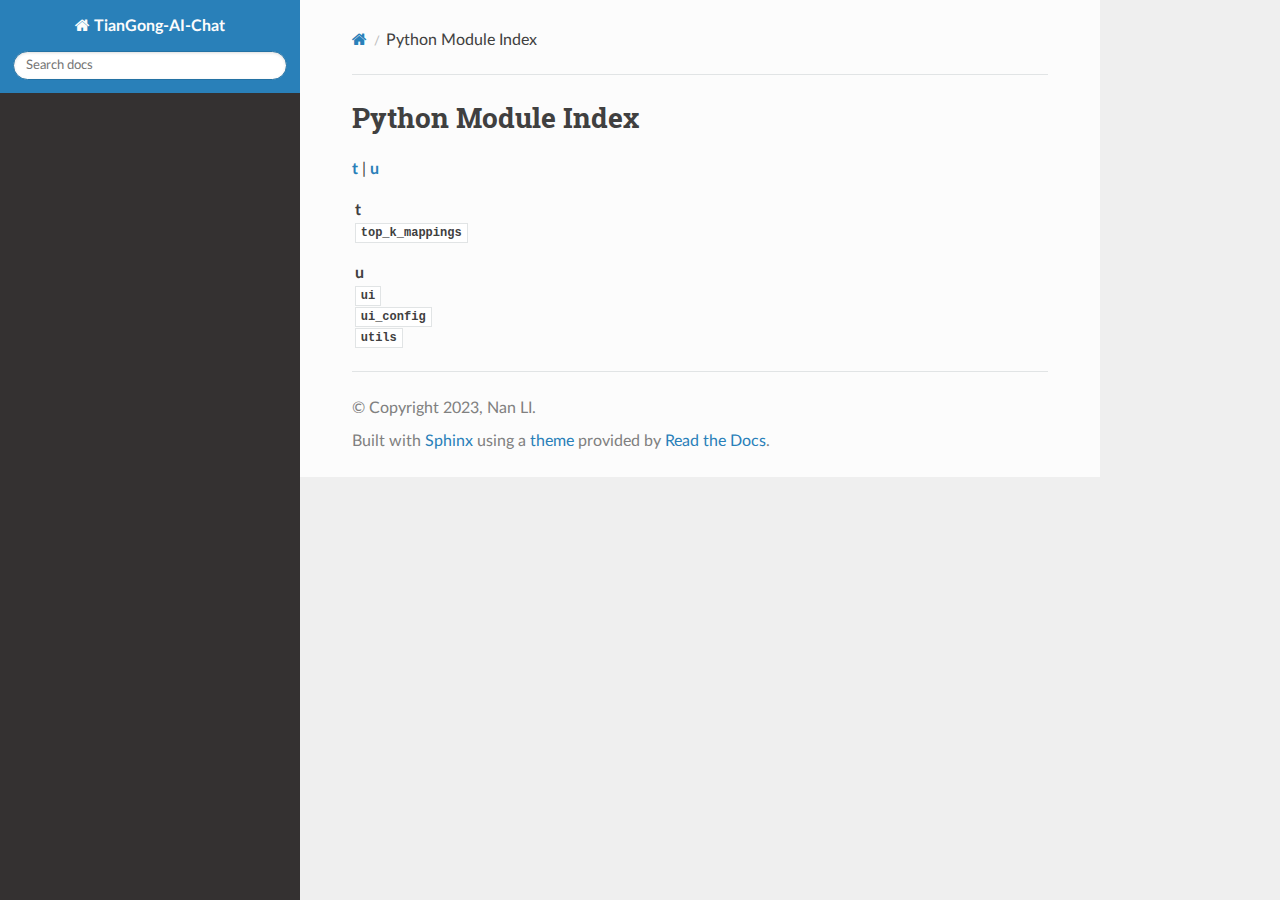
<file: docs/py-modindex.html>
<!DOCTYPE html>
<html class="writer-html5" lang="en" >
<head>
  <meta charset="utf-8" />
  <meta name="viewport" content="width=device-width, initial-scale=1.0" />
  <title>Python Module Index &mdash; TianGong-AI-Chat  documentation</title>
      <link rel="stylesheet" href="_static/pygments.css" type="text/css" />
      <link rel="stylesheet" href="_static/css/theme.css" type="text/css" />
  <!--[if lt IE 9]>
    <script src="_static/js/html5shiv.min.js"></script>
  <![endif]-->
  
        <script src="_static/jquery.js?v=5d32c60e"></script>
        <script src="_static/_sphinx_javascript_frameworks_compat.js?v=2cd50e6c"></script>
        <script src="_static/documentation_options.js?v=5929fcd5"></script>
        <script src="_static/doctools.js?v=888ff710"></script>
        <script src="_static/sphinx_highlight.js?v=dc90522c"></script>
    <script src="_static/js/theme.js"></script>
    <link rel="index" title="Index" href="genindex.html" />
    <link rel="search" title="Search" href="search.html" />
 

    <script>
      DOCUMENTATION_OPTIONS.COLLAPSE_INDEX = true;
    </script>


</head>

<body class="wy-body-for-nav"> 
  <div class="wy-grid-for-nav">
    <nav data-toggle="wy-nav-shift" class="wy-nav-side">
      <div class="wy-side-scroll">
        <div class="wy-side-nav-search" >

          
          
          <a href="index.html" class="icon icon-home">
            TianGong-AI-Chat
          </a>
<div role="search">
  <form id="rtd-search-form" class="wy-form" action="search.html" method="get">
    <input type="text" name="q" placeholder="Search docs" aria-label="Search docs" />
    <input type="hidden" name="check_keywords" value="yes" />
    <input type="hidden" name="area" value="default" />
  </form>
</div>
        </div><div class="wy-menu wy-menu-vertical" data-spy="affix" role="navigation" aria-label="Navigation menu">
              <!-- Local TOC -->
              <div class="local-toc"></div>
        </div>
      </div>
    </nav>

    <section data-toggle="wy-nav-shift" class="wy-nav-content-wrap"><nav class="wy-nav-top" aria-label="Mobile navigation menu" >
          <i data-toggle="wy-nav-top" class="fa fa-bars"></i>
          <a href="index.html">TianGong-AI-Chat</a>
      </nav>

      <div class="wy-nav-content">
        <div class="rst-content">
          <div role="navigation" aria-label="Page navigation">
  <ul class="wy-breadcrumbs">
      <li><a href="index.html" class="icon icon-home" aria-label="Home"></a></li>
      <li class="breadcrumb-item active">Python Module Index</li>
      <li class="wy-breadcrumbs-aside">
      </li>
  </ul>
  <hr/>
</div>
          <div role="main" class="document" itemscope="itemscope" itemtype="http://schema.org/Article">
           <div itemprop="articleBody">
             

   <h1>Python Module Index</h1>

   <div class="modindex-jumpbox">
   <a href="#cap-t"><strong>t</strong></a> | 
   <a href="#cap-u"><strong>u</strong></a>
   </div>

   <table class="indextable modindextable">
     <tr class="pcap"><td></td><td>&#160;</td><td></td></tr>
     <tr class="cap" id="cap-t"><td></td><td>
       <strong>t</strong></td><td></td></tr>
     <tr>
       <td></td>
       <td>
       <a href="top_k_mappings.html#module-top_k_mappings"><code class="xref">top_k_mappings</code></a></td><td>
       <em></em></td></tr>
     <tr class="pcap"><td></td><td>&#160;</td><td></td></tr>
     <tr class="cap" id="cap-u"><td></td><td>
       <strong>u</strong></td><td></td></tr>
     <tr>
       <td></td>
       <td>
       <a href="ui.html#module-ui"><code class="xref">ui</code></a></td><td>
       <em></em></td></tr>
     <tr>
       <td></td>
       <td>
       <a href="ui_config.html#module-ui_config"><code class="xref">ui_config</code></a></td><td>
       <em></em></td></tr>
     <tr>
       <td></td>
       <td>
       <a href="utils.html#module-utils"><code class="xref">utils</code></a></td><td>
       <em></em></td></tr>
   </table>


           </div>
          </div>
          <footer>

  <hr/>

  <div role="contentinfo">
    <p>&#169; Copyright 2023, Nan LI.</p>
  </div>

  Built with <a href="https://www.sphinx-doc.org/">Sphinx</a> using a
    <a href="https://github.com/readthedocs/sphinx_rtd_theme">theme</a>
    provided by <a href="https://readthedocs.org">Read the Docs</a>.
   

</footer>
        </div>
      </div>
    </section>
  </div>
  <script>
      jQuery(function () {
          SphinxRtdTheme.Navigation.enable(true);
      });
  </script> 

</body>
</html>
</file>
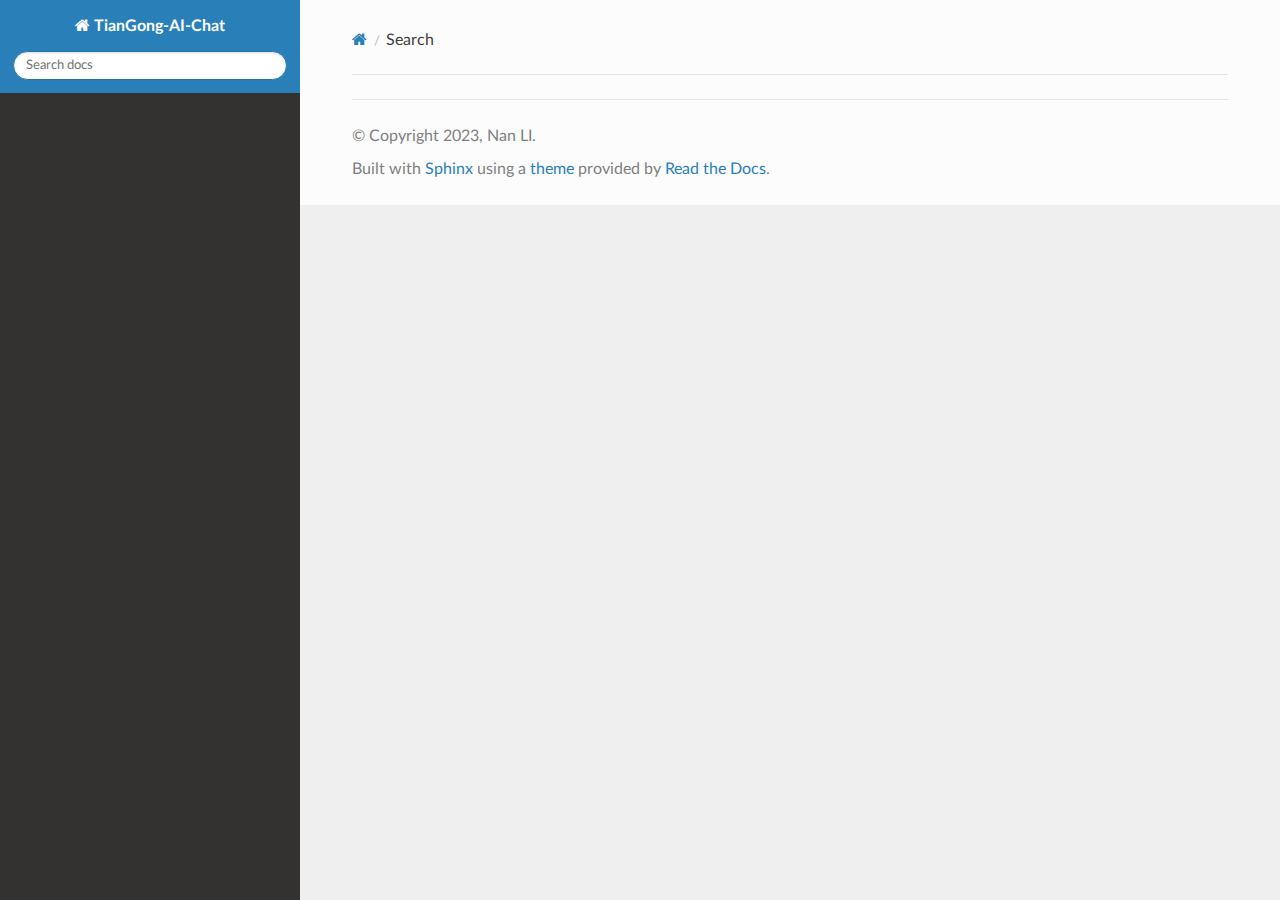
<file: docs/search.html>
<!DOCTYPE html>
<html class="writer-html5" lang="en" data-content_root="./">
<head>
  <meta charset="utf-8" />
  <meta name="viewport" content="width=device-width, initial-scale=1.0" />
  <title>Search &mdash; TianGong-AI-Chat  documentation</title>
      <link rel="stylesheet" type="text/css" href="_static/pygments.css?v=80d5e7a1" />
      <link rel="stylesheet" type="text/css" href="_static/css/theme.css?v=19f00094" />
      <link rel="stylesheet" type="text/css" href="_static/css/custom.css?v=aabb00ec" />

  
    
  <!--[if lt IE 9]>
    <script src="_static/js/html5shiv.min.js"></script>
  <![endif]-->
  
        <script src="_static/jquery.js?v=5d32c60e"></script>
        <script src="_static/_sphinx_javascript_frameworks_compat.js?v=2cd50e6c"></script>
        <script src="_static/documentation_options.js?v=5929fcd5"></script>
        <script src="_static/doctools.js?v=888ff710"></script>
        <script src="_static/sphinx_highlight.js?v=dc90522c"></script>
    <script src="_static/js/theme.js"></script>
    <script src="_static/searchtools.js"></script>
    <script src="_static/language_data.js"></script>
    <link rel="index" title="Index" href="genindex.html" />
    <link rel="search" title="Search" href="#" /> 
</head>

<body class="wy-body-for-nav"> 
  <div class="wy-grid-for-nav">
    <nav data-toggle="wy-nav-shift" class="wy-nav-side">
      <div class="wy-side-scroll">
        <div class="wy-side-nav-search" >

          
          
          <a href="index.html" class="icon icon-home">
            TianGong-AI-Chat
          </a>
<div role="search">
  <form id="rtd-search-form" class="wy-form" action="#" method="get">
    <input type="text" name="q" placeholder="Search docs" aria-label="Search docs" />
    <input type="hidden" name="check_keywords" value="yes" />
    <input type="hidden" name="area" value="default" />
  </form>
</div>
        </div><div class="wy-menu wy-menu-vertical" data-spy="affix" role="navigation" aria-label="Navigation menu">
              <!-- Local TOC -->
              <div class="local-toc"></div>
        </div>
      </div>
    </nav>

    <section data-toggle="wy-nav-shift" class="wy-nav-content-wrap"><nav class="wy-nav-top" aria-label="Mobile navigation menu" >
          <i data-toggle="wy-nav-top" class="fa fa-bars"></i>
          <a href="index.html">TianGong-AI-Chat</a>
      </nav>

      <div class="wy-nav-content">
        <div class="rst-content">
          <div role="navigation" aria-label="Page navigation">
  <ul class="wy-breadcrumbs">
      <li><a href="index.html" class="icon icon-home" aria-label="Home"></a></li>
      <li class="breadcrumb-item active">Search</li>
      <li class="wy-breadcrumbs-aside">
      </li>
  </ul>
  <hr/>
</div>
          <div role="main" class="document" itemscope="itemscope" itemtype="http://schema.org/Article">
           <div itemprop="articleBody">
             
  <noscript>
  <div id="fallback" class="admonition warning">
    <p class="last">
      Please activate JavaScript to enable the search functionality.
    </p>
  </div>
  </noscript>

  
  <div id="search-results">
  
  </div>

           </div>
          </div>
          <footer>

  <hr/>

  <div role="contentinfo">
    <p>&#169; Copyright 2023, Nan LI.</p>
  </div>

  Built with <a href="https://www.sphinx-doc.org/">Sphinx</a> using a
    <a href="https://github.com/readthedocs/sphinx_rtd_theme">theme</a>
    provided by <a href="https://readthedocs.org">Read the Docs</a>.
   

</footer>
        </div>
      </div>
    </section>
  </div>
  <script>
      jQuery(function () {
          SphinxRtdTheme.Navigation.enable(true);
      });
  </script>
  <script>
    jQuery(function() { Search.loadIndex("searchindex.js"); });
  </script>
  
  <script id="searchindexloader"></script>
   


</body>
</html>
</file>
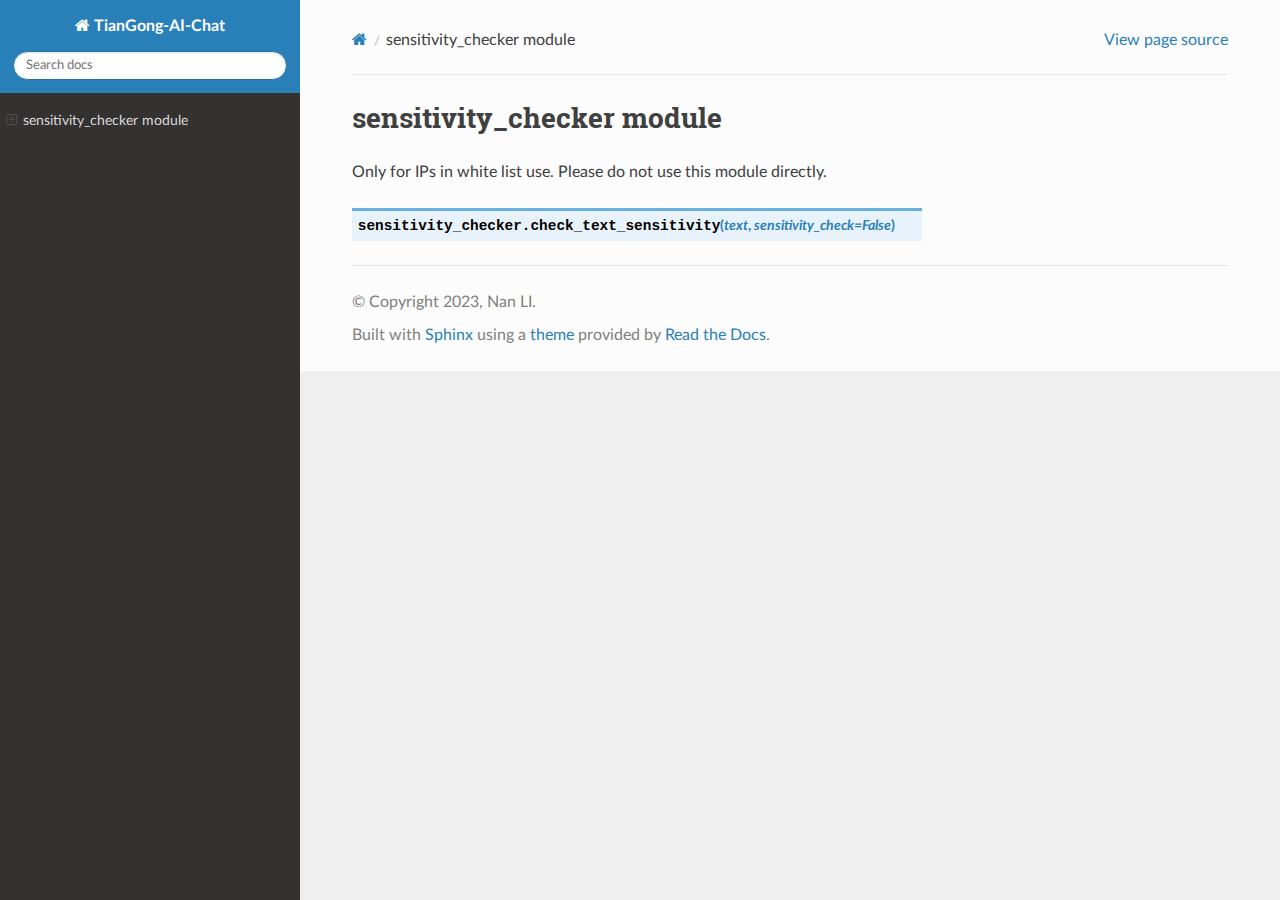
<file: docs/sensitivity_checker.html>
<!DOCTYPE html>
<html class="writer-html5" lang="en" data-content_root="./">
<head>
  <meta charset="utf-8" /><meta name="viewport" content="width=device-width, initial-scale=1" />

  <meta name="viewport" content="width=device-width, initial-scale=1.0" />
  <title>sensitivity_checker module &mdash; TianGong-AI-Chat  documentation</title>
      <link rel="stylesheet" type="text/css" href="_static/pygments.css?v=80d5e7a1" />
      <link rel="stylesheet" type="text/css" href="_static/css/theme.css?v=19f00094" />
      <link rel="stylesheet" type="text/css" href="_static/css/custom.css?v=aabb00ec" />

  
  <!--[if lt IE 9]>
    <script src="_static/js/html5shiv.min.js"></script>
  <![endif]-->
  
        <script src="_static/jquery.js?v=5d32c60e"></script>
        <script src="_static/_sphinx_javascript_frameworks_compat.js?v=2cd50e6c"></script>
        <script src="_static/documentation_options.js?v=5929fcd5"></script>
        <script src="_static/doctools.js?v=888ff710"></script>
        <script src="_static/sphinx_highlight.js?v=dc90522c"></script>
    <script src="_static/js/theme.js"></script>
    <link rel="index" title="Index" href="genindex.html" />
    <link rel="search" title="Search" href="search.html" /> 
</head>

<body class="wy-body-for-nav"> 
  <div class="wy-grid-for-nav">
    <nav data-toggle="wy-nav-shift" class="wy-nav-side">
      <div class="wy-side-scroll">
        <div class="wy-side-nav-search" >

          
          
          <a href="index.html" class="icon icon-home">
            TianGong-AI-Chat
          </a>
<div role="search">
  <form id="rtd-search-form" class="wy-form" action="search.html" method="get">
    <input type="text" name="q" placeholder="Search docs" aria-label="Search docs" />
    <input type="hidden" name="check_keywords" value="yes" />
    <input type="hidden" name="area" value="default" />
  </form>
</div>
        </div><div class="wy-menu wy-menu-vertical" data-spy="affix" role="navigation" aria-label="Navigation menu">
              <!-- Local TOC -->
              <div class="local-toc"><ul>
<li><a class="reference internal" href="#">sensitivity_checker module</a><ul>
<li><a class="reference internal" href="#sensitivity_checker.check_text_sensitivity"><code class="docutils literal notranslate"><span class="pre">check_text_sensitivity()</span></code></a></li>
</ul>
</li>
</ul>
</div>
        </div>
      </div>
    </nav>

    <section data-toggle="wy-nav-shift" class="wy-nav-content-wrap"><nav class="wy-nav-top" aria-label="Mobile navigation menu" >
          <i data-toggle="wy-nav-top" class="fa fa-bars"></i>
          <a href="index.html">TianGong-AI-Chat</a>
      </nav>

      <div class="wy-nav-content">
        <div class="rst-content">
          <div role="navigation" aria-label="Page navigation">
  <ul class="wy-breadcrumbs">
      <li><a href="index.html" class="icon icon-home" aria-label="Home"></a></li>
      <li class="breadcrumb-item active">sensitivity_checker module</li>
      <li class="wy-breadcrumbs-aside">
            <a href="_sources/sensitivity_checker.rst.txt" rel="nofollow"> View page source</a>
      </li>
  </ul>
  <hr/>
</div>
          <div role="main" class="document" itemscope="itemscope" itemtype="http://schema.org/Article">
           <div itemprop="articleBody">
             
  <section id="module-sensitivity_checker">
<span id="sensitivity-checker-module"></span><h1>sensitivity_checker module<a class="headerlink" href="#module-sensitivity_checker" title="Link to this heading"></a></h1>
<p>Only for IPs in white list use. Please do not use this module directly.</p>
<dl class="py function">
<dt class="sig sig-object py" id="sensitivity_checker.check_text_sensitivity">
<span class="sig-prename descclassname"><span class="pre">sensitivity_checker.</span></span><span class="sig-name descname"><span class="pre">check_text_sensitivity</span></span><span class="sig-paren">(</span><em class="sig-param"><span class="n"><span class="pre">text</span></span></em>, <em class="sig-param"><span class="n"><span class="pre">sensitivity_check</span></span><span class="o"><span class="pre">=</span></span><span class="default_value"><span class="pre">False</span></span></em><span class="sig-paren">)</span><a class="headerlink" href="#sensitivity_checker.check_text_sensitivity" title="Link to this definition"></a></dt>
<dd></dd></dl>

</section>


           </div>
          </div>
          <footer>

  <hr/>

  <div role="contentinfo">
    <p>&#169; Copyright 2023, Nan LI.</p>
  </div>

  Built with <a href="https://www.sphinx-doc.org/">Sphinx</a> using a
    <a href="https://github.com/readthedocs/sphinx_rtd_theme">theme</a>
    provided by <a href="https://readthedocs.org">Read the Docs</a>.
   

</footer>
        </div>
      </div>
    </section>
  </div>
  <script>
      jQuery(function () {
          SphinxRtdTheme.Navigation.enable(true);
      });
  </script> 

</body>
</html>
</file>
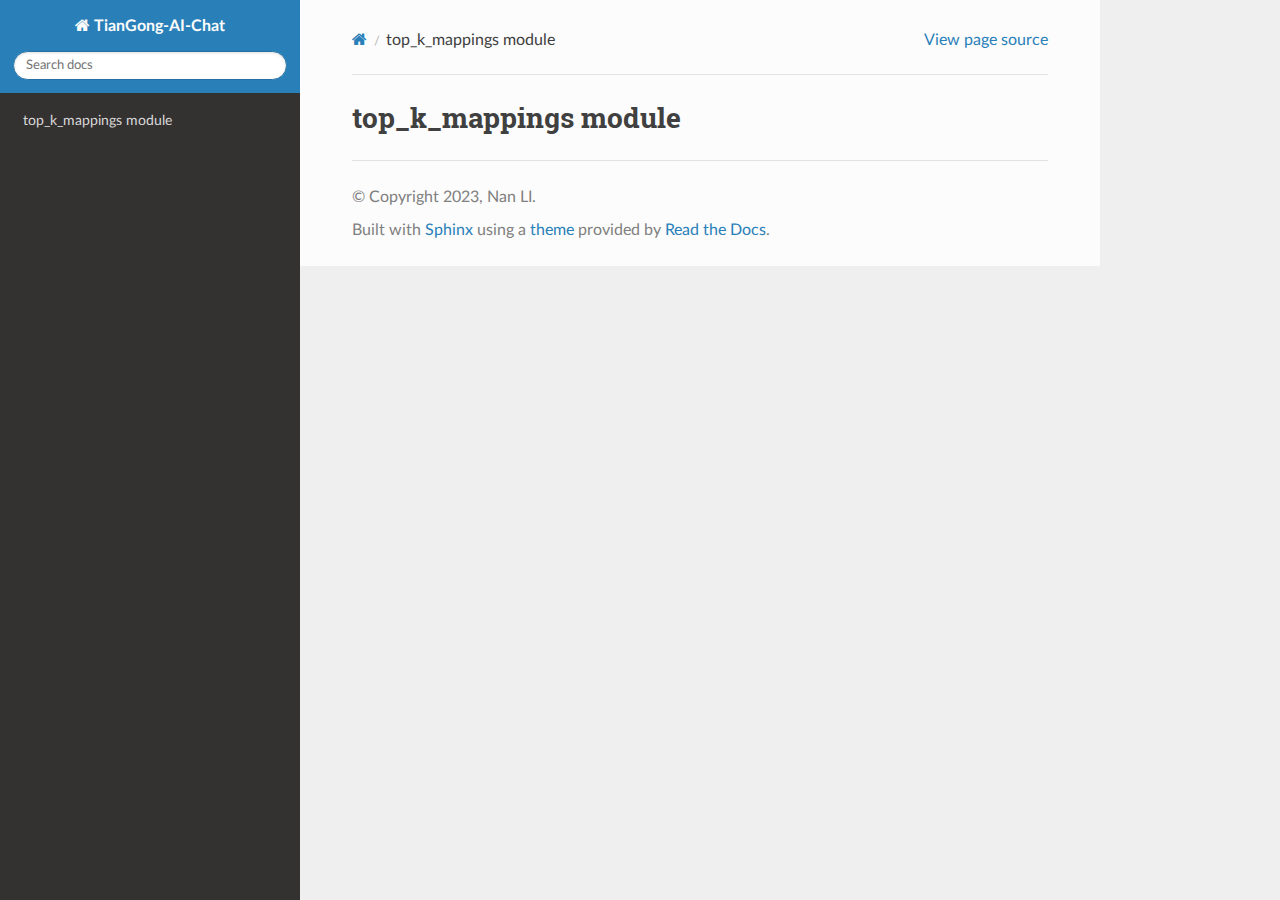
<file: docs/top_k_mappings.html>
<!DOCTYPE html>
<html class="writer-html5" lang="en" >
<head>
  <meta charset="utf-8" /><meta name="generator" content="Docutils 0.18.1: http://docutils.sourceforge.net/" />

  <meta name="viewport" content="width=device-width, initial-scale=1.0" />
  <title>top_k_mappings module &mdash; TianGong-AI-Chat  documentation</title>
      <link rel="stylesheet" href="_static/pygments.css" type="text/css" />
      <link rel="stylesheet" href="_static/css/theme.css" type="text/css" />
  <!--[if lt IE 9]>
    <script src="_static/js/html5shiv.min.js"></script>
  <![endif]-->
  
        <script src="_static/jquery.js?v=5d32c60e"></script>
        <script src="_static/_sphinx_javascript_frameworks_compat.js?v=2cd50e6c"></script>
        <script src="_static/documentation_options.js?v=5929fcd5"></script>
        <script src="_static/doctools.js?v=888ff710"></script>
        <script src="_static/sphinx_highlight.js?v=dc90522c"></script>
    <script src="_static/js/theme.js"></script>
    <link rel="index" title="Index" href="genindex.html" />
    <link rel="search" title="Search" href="search.html" /> 
</head>

<body class="wy-body-for-nav"> 
  <div class="wy-grid-for-nav">
    <nav data-toggle="wy-nav-shift" class="wy-nav-side">
      <div class="wy-side-scroll">
        <div class="wy-side-nav-search" >

          
          
          <a href="index.html" class="icon icon-home">
            TianGong-AI-Chat
          </a>
<div role="search">
  <form id="rtd-search-form" class="wy-form" action="search.html" method="get">
    <input type="text" name="q" placeholder="Search docs" aria-label="Search docs" />
    <input type="hidden" name="check_keywords" value="yes" />
    <input type="hidden" name="area" value="default" />
  </form>
</div>
        </div><div class="wy-menu wy-menu-vertical" data-spy="affix" role="navigation" aria-label="Navigation menu">
              <!-- Local TOC -->
              <div class="local-toc"><ul>
<li><a class="reference internal" href="#">top_k_mappings module</a></li>
</ul>
</div>
        </div>
      </div>
    </nav>

    <section data-toggle="wy-nav-shift" class="wy-nav-content-wrap"><nav class="wy-nav-top" aria-label="Mobile navigation menu" >
          <i data-toggle="wy-nav-top" class="fa fa-bars"></i>
          <a href="index.html">TianGong-AI-Chat</a>
      </nav>

      <div class="wy-nav-content">
        <div class="rst-content">
          <div role="navigation" aria-label="Page navigation">
  <ul class="wy-breadcrumbs">
      <li><a href="index.html" class="icon icon-home" aria-label="Home"></a></li>
      <li class="breadcrumb-item active">top_k_mappings module</li>
      <li class="wy-breadcrumbs-aside">
            <a href="_sources/top_k_mappings.rst.txt" rel="nofollow"> View page source</a>
      </li>
  </ul>
  <hr/>
</div>
          <div role="main" class="document" itemscope="itemscope" itemtype="http://schema.org/Article">
           <div itemprop="articleBody">
             
  <section id="module-top_k_mappings">
<span id="top-k-mappings-module"></span><h1>top_k_mappings module<a class="headerlink" href="#module-top_k_mappings" title="Link to this heading"></a></h1>
</section>


           </div>
          </div>
          <footer>

  <hr/>

  <div role="contentinfo">
    <p>&#169; Copyright 2023, Nan LI.</p>
  </div>

  Built with <a href="https://www.sphinx-doc.org/">Sphinx</a> using a
    <a href="https://github.com/readthedocs/sphinx_rtd_theme">theme</a>
    provided by <a href="https://readthedocs.org">Read the Docs</a>.
   

</footer>
        </div>
      </div>
    </section>
  </div>
  <script>
      jQuery(function () {
          SphinxRtdTheme.Navigation.enable(true);
      });
  </script> 

</body>
</html>
</file>
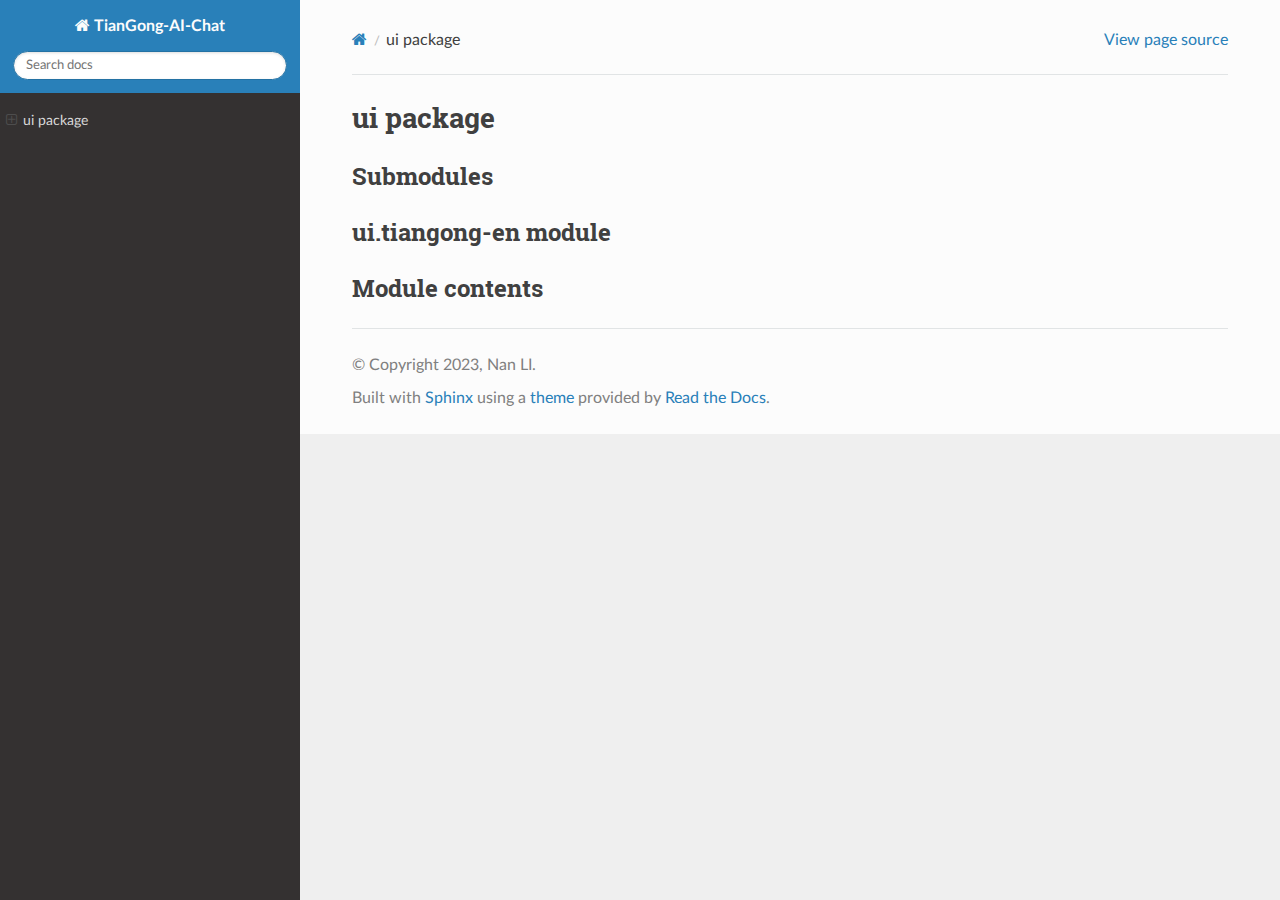
<file: docs/ui.html>
<!DOCTYPE html>
<html class="writer-html5" lang="en" >
<head>
  <meta charset="utf-8" /><meta name="generator" content="Docutils 0.18.1: http://docutils.sourceforge.net/" />

  <meta name="viewport" content="width=device-width, initial-scale=1.0" />
  <title>ui package &mdash; TianGong-AI-Chat  documentation</title>
      <link rel="stylesheet" href="_static/pygments.css" type="text/css" />
      <link rel="stylesheet" href="_static/css/theme.css" type="text/css" />
      <link rel="stylesheet" href="_static/css/custom.css" type="text/css" />
  <!--[if lt IE 9]>
    <script src="_static/js/html5shiv.min.js"></script>
  <![endif]-->
  
        <script src="_static/jquery.js?v=5d32c60e"></script>
        <script src="_static/_sphinx_javascript_frameworks_compat.js?v=2cd50e6c"></script>
        <script src="_static/documentation_options.js?v=5929fcd5"></script>
        <script src="_static/doctools.js?v=888ff710"></script>
        <script src="_static/sphinx_highlight.js?v=dc90522c"></script>
    <script src="_static/js/theme.js"></script>
    <link rel="index" title="Index" href="genindex.html" />
    <link rel="search" title="Search" href="search.html" /> 
</head>

<body class="wy-body-for-nav"> 
  <div class="wy-grid-for-nav">
    <nav data-toggle="wy-nav-shift" class="wy-nav-side">
      <div class="wy-side-scroll">
        <div class="wy-side-nav-search" >

          
          
          <a href="index.html" class="icon icon-home">
            TianGong-AI-Chat
          </a>
<div role="search">
  <form id="rtd-search-form" class="wy-form" action="search.html" method="get">
    <input type="text" name="q" placeholder="Search docs" aria-label="Search docs" />
    <input type="hidden" name="check_keywords" value="yes" />
    <input type="hidden" name="area" value="default" />
  </form>
</div>
        </div><div class="wy-menu wy-menu-vertical" data-spy="affix" role="navigation" aria-label="Navigation menu">
              <!-- Local TOC -->
              <div class="local-toc"><ul>
<li><a class="reference internal" href="#">ui package</a><ul>
<li><a class="reference internal" href="#submodules">Submodules</a></li>
<li><a class="reference internal" href="#ui-tiangong-en-module">ui.tiangong-en module</a></li>
<li><a class="reference internal" href="#module-ui">Module contents</a></li>
</ul>
</li>
</ul>
</div>
        </div>
      </div>
    </nav>

    <section data-toggle="wy-nav-shift" class="wy-nav-content-wrap"><nav class="wy-nav-top" aria-label="Mobile navigation menu" >
          <i data-toggle="wy-nav-top" class="fa fa-bars"></i>
          <a href="index.html">TianGong-AI-Chat</a>
      </nav>

      <div class="wy-nav-content">
        <div class="rst-content">
          <div role="navigation" aria-label="Page navigation">
  <ul class="wy-breadcrumbs">
      <li><a href="index.html" class="icon icon-home" aria-label="Home"></a></li>
      <li class="breadcrumb-item active">ui package</li>
      <li class="wy-breadcrumbs-aside">
            <a href="_sources/ui.rst.txt" rel="nofollow"> View page source</a>
      </li>
  </ul>
  <hr/>
</div>
          <div role="main" class="document" itemscope="itemscope" itemtype="http://schema.org/Article">
           <div itemprop="articleBody">
             
  <section id="ui-package">
<h1>ui package<a class="headerlink" href="#ui-package" title="Link to this heading"></a></h1>
<section id="submodules">
<h2>Submodules<a class="headerlink" href="#submodules" title="Link to this heading"></a></h2>
</section>
<section id="ui-tiangong-en-module">
<h2>ui.tiangong-en module<a class="headerlink" href="#ui-tiangong-en-module" title="Link to this heading"></a></h2>
</section>
<section id="module-ui">
<span id="module-contents"></span><h2>Module contents<a class="headerlink" href="#module-ui" title="Link to this heading"></a></h2>
</section>
</section>


           </div>
          </div>
          <footer>

  <hr/>

  <div role="contentinfo">
    <p>&#169; Copyright 2023, Nan LI.</p>
  </div>

  Built with <a href="https://www.sphinx-doc.org/">Sphinx</a> using a
    <a href="https://github.com/readthedocs/sphinx_rtd_theme">theme</a>
    provided by <a href="https://readthedocs.org">Read the Docs</a>.
   

</footer>
        </div>
      </div>
    </section>
  </div>
  <script>
      jQuery(function () {
          SphinxRtdTheme.Navigation.enable(true);
      });
  </script> 

</body>
</html>
</file>
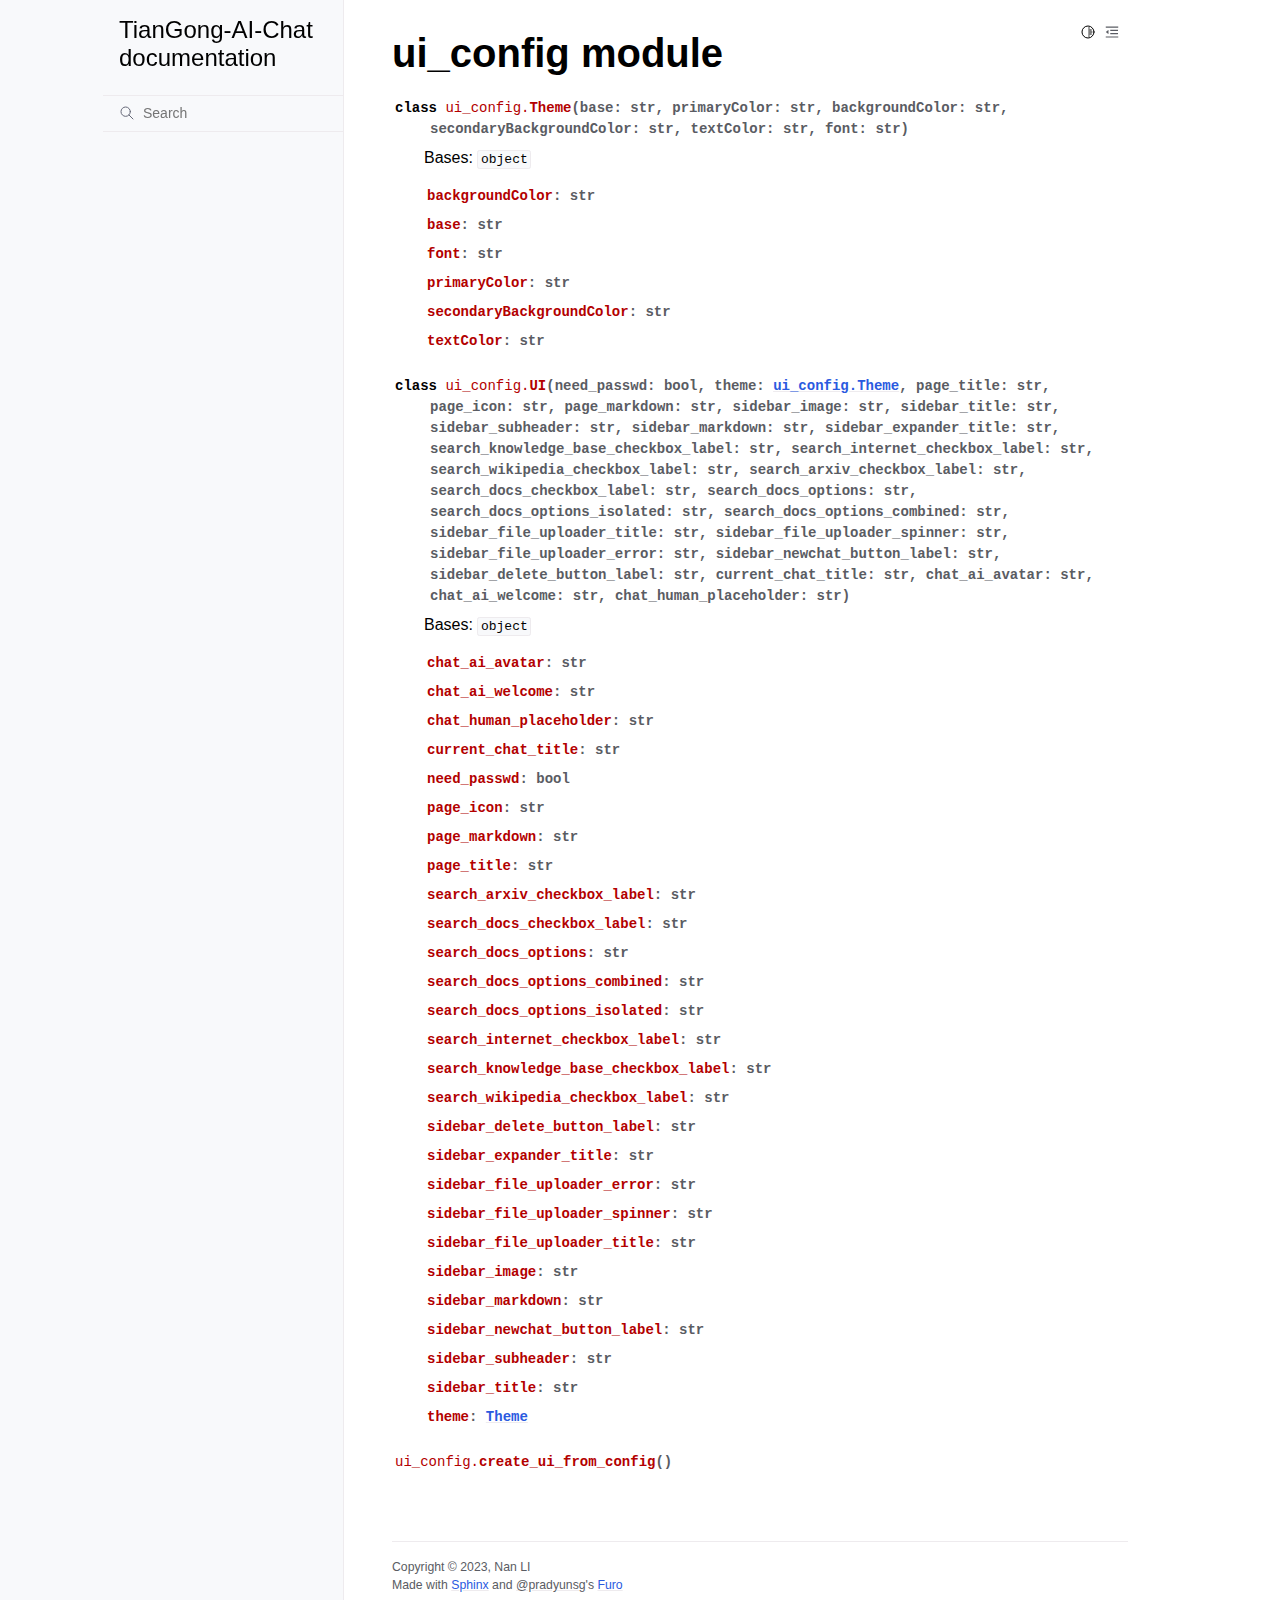
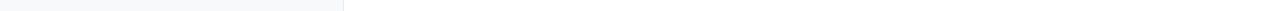
<file: docs/ui_config.html>
<!doctype html>
<html class="no-js" lang="en" data-content_root="./">
  <head><meta charset="utf-8"/>
    <meta name="viewport" content="width=device-width,initial-scale=1"/>
    <meta name="color-scheme" content="light dark"><meta name="generator" content="Docutils 0.18.1: http://docutils.sourceforge.net/" />
<link rel="index" title="Index" href="genindex.html" /><link rel="search" title="Search" href="search.html" />

    <!-- Generated with Sphinx 7.2.6 and Furo 2023.09.10 -->
        <title>ui_config module - TianGong-AI-Chat documentation</title>
      <link rel="stylesheet" type="text/css" href="_static/pygments.css?v=a746c00c" />
    <link rel="stylesheet" type="text/css" href="_static/styles/furo.css?v=135e06be" />
    <link rel="stylesheet" type="text/css" href="_static/styles/furo-extensions.css?v=36a5483c" />
    
    


<style>
  body {
    --color-code-background: #f8f8f8;
  --color-code-foreground: black;
  
  }
  @media not print {
    body[data-theme="dark"] {
      --color-code-background: #202020;
  --color-code-foreground: #d0d0d0;
  
    }
    @media (prefers-color-scheme: dark) {
      body:not([data-theme="light"]) {
        --color-code-background: #202020;
  --color-code-foreground: #d0d0d0;
  
      }
    }
  }
</style></head>
  <body>
    
    <script>
      document.body.dataset.theme = localStorage.getItem("theme") || "auto";
    </script>
    

<svg xmlns="http://www.w3.org/2000/svg" style="display: none;">
  <symbol id="svg-toc" viewBox="0 0 24 24">
    <title>Contents</title>
    <svg stroke="currentColor" fill="currentColor" stroke-width="0" viewBox="0 0 1024 1024">
      <path d="M408 442h480c4.4 0 8-3.6 8-8v-56c0-4.4-3.6-8-8-8H408c-4.4 0-8 3.6-8 8v56c0 4.4 3.6 8 8 8zm-8 204c0 4.4 3.6 8 8 8h480c4.4 0 8-3.6 8-8v-56c0-4.4-3.6-8-8-8H408c-4.4 0-8 3.6-8 8v56zm504-486H120c-4.4 0-8 3.6-8 8v56c0 4.4 3.6 8 8 8h784c4.4 0 8-3.6 8-8v-56c0-4.4-3.6-8-8-8zm0 632H120c-4.4 0-8 3.6-8 8v56c0 4.4 3.6 8 8 8h784c4.4 0 8-3.6 8-8v-56c0-4.4-3.6-8-8-8zM115.4 518.9L271.7 642c5.8 4.6 14.4.5 14.4-6.9V388.9c0-7.4-8.5-11.5-14.4-6.9L115.4 505.1a8.74 8.74 0 0 0 0 13.8z"/>
    </svg>
  </symbol>
  <symbol id="svg-menu" viewBox="0 0 24 24">
    <title>Menu</title>
    <svg xmlns="http://www.w3.org/2000/svg" viewBox="0 0 24 24" fill="none" stroke="currentColor"
      stroke-width="2" stroke-linecap="round" stroke-linejoin="round" class="feather-menu">
      <line x1="3" y1="12" x2="21" y2="12"></line>
      <line x1="3" y1="6" x2="21" y2="6"></line>
      <line x1="3" y1="18" x2="21" y2="18"></line>
    </svg>
  </symbol>
  <symbol id="svg-arrow-right" viewBox="0 0 24 24">
    <title>Expand</title>
    <svg xmlns="http://www.w3.org/2000/svg" viewBox="0 0 24 24" fill="none" stroke="currentColor"
      stroke-width="2" stroke-linecap="round" stroke-linejoin="round" class="feather-chevron-right">
      <polyline points="9 18 15 12 9 6"></polyline>
    </svg>
  </symbol>
  <symbol id="svg-sun" viewBox="0 0 24 24">
    <title>Light mode</title>
    <svg xmlns="http://www.w3.org/2000/svg" viewBox="0 0 24 24" fill="none" stroke="currentColor"
      stroke-width="1.5" stroke-linecap="round" stroke-linejoin="round" class="feather-sun">
      <circle cx="12" cy="12" r="5"></circle>
      <line x1="12" y1="1" x2="12" y2="3"></line>
      <line x1="12" y1="21" x2="12" y2="23"></line>
      <line x1="4.22" y1="4.22" x2="5.64" y2="5.64"></line>
      <line x1="18.36" y1="18.36" x2="19.78" y2="19.78"></line>
      <line x1="1" y1="12" x2="3" y2="12"></line>
      <line x1="21" y1="12" x2="23" y2="12"></line>
      <line x1="4.22" y1="19.78" x2="5.64" y2="18.36"></line>
      <line x1="18.36" y1="5.64" x2="19.78" y2="4.22"></line>
    </svg>
  </symbol>
  <symbol id="svg-moon" viewBox="0 0 24 24">
    <title>Dark mode</title>
    <svg xmlns="http://www.w3.org/2000/svg" viewBox="0 0 24 24" fill="none" stroke="currentColor"
      stroke-width="1.5" stroke-linecap="round" stroke-linejoin="round" class="icon-tabler-moon">
      <path stroke="none" d="M0 0h24v24H0z" fill="none" />
      <path d="M12 3c.132 0 .263 0 .393 0a7.5 7.5 0 0 0 7.92 12.446a9 9 0 1 1 -8.313 -12.454z" />
    </svg>
  </symbol>
  <symbol id="svg-sun-half" viewBox="0 0 24 24">
    <title>Auto light/dark mode</title>
    <svg xmlns="http://www.w3.org/2000/svg" viewBox="0 0 24 24" fill="none" stroke="currentColor"
      stroke-width="1.5" stroke-linecap="round" stroke-linejoin="round" class="icon-tabler-shadow">
      <path stroke="none" d="M0 0h24v24H0z" fill="none"/>
      <circle cx="12" cy="12" r="9" />
      <path d="M13 12h5" />
      <path d="M13 15h4" />
      <path d="M13 18h1" />
      <path d="M13 9h4" />
      <path d="M13 6h1" />
    </svg>
  </symbol>
</svg>

<input type="checkbox" class="sidebar-toggle" name="__navigation" id="__navigation">
<input type="checkbox" class="sidebar-toggle" name="__toc" id="__toc">
<label class="overlay sidebar-overlay" for="__navigation">
  <div class="visually-hidden">Hide navigation sidebar</div>
</label>
<label class="overlay toc-overlay" for="__toc">
  <div class="visually-hidden">Hide table of contents sidebar</div>
</label>



<div class="page">
  <header class="mobile-header">
    <div class="header-left">
      <label class="nav-overlay-icon" for="__navigation">
        <div class="visually-hidden">Toggle site navigation sidebar</div>
        <i class="icon"><svg><use href="#svg-menu"></use></svg></i>
      </label>
    </div>
    <div class="header-center">
      <a href="index.html"><div class="brand">TianGong-AI-Chat  documentation</div></a>
    </div>
    <div class="header-right">
      <div class="theme-toggle-container theme-toggle-header">
        <button class="theme-toggle">
          <div class="visually-hidden">Toggle Light / Dark / Auto color theme</div>
          <svg class="theme-icon-when-auto"><use href="#svg-sun-half"></use></svg>
          <svg class="theme-icon-when-dark"><use href="#svg-moon"></use></svg>
          <svg class="theme-icon-when-light"><use href="#svg-sun"></use></svg>
        </button>
      </div>
      <label class="toc-overlay-icon toc-header-icon" for="__toc">
        <div class="visually-hidden">Toggle table of contents sidebar</div>
        <i class="icon"><svg><use href="#svg-toc"></use></svg></i>
      </label>
    </div>
  </header>
  <aside class="sidebar-drawer">
    <div class="sidebar-container">
      
      <div class="sidebar-sticky"><a class="sidebar-brand" href="index.html">
  
  
  <span class="sidebar-brand-text">TianGong-AI-Chat  documentation</span>
  
</a><form class="sidebar-search-container" method="get" action="search.html" role="search">
  <input class="sidebar-search" placeholder="Search" name="q" aria-label="Search">
  <input type="hidden" name="check_keywords" value="yes">
  <input type="hidden" name="area" value="default">
</form>
<div id="searchbox"></div><div class="sidebar-scroll"><div class="sidebar-tree">
  
</div>
</div>

      </div>
      
    </div>
  </aside>
  <div class="main">
    <div class="content">
      <div class="article-container">
        <a href="#" class="back-to-top muted-link">
          <svg xmlns="http://www.w3.org/2000/svg" viewBox="0 0 24 24">
            <path d="M13 20h-2V8l-5.5 5.5-1.42-1.42L12 4.16l7.92 7.92-1.42 1.42L13 8v12z"></path>
          </svg>
          <span>Back to top</span>
        </a>
        <div class="content-icon-container">
          
<div class="theme-toggle-container theme-toggle-content">
            <button class="theme-toggle">
              <div class="visually-hidden">Toggle Light / Dark / Auto color theme</div>
              <svg class="theme-icon-when-auto"><use href="#svg-sun-half"></use></svg>
              <svg class="theme-icon-when-dark"><use href="#svg-moon"></use></svg>
              <svg class="theme-icon-when-light"><use href="#svg-sun"></use></svg>
            </button>
          </div>
          <label class="toc-overlay-icon toc-content-icon" for="__toc">
            <div class="visually-hidden">Toggle table of contents sidebar</div>
            <i class="icon"><svg><use href="#svg-toc"></use></svg></i>
          </label>
        </div>
        <article role="main">
          <section id="module-ui_config">
<span id="ui-config-module"></span><h1>ui_config module<a class="headerlink" href="#module-ui_config" title="Link to this heading">#</a></h1>
<dl class="py class">
<dt class="sig sig-object py" id="ui_config.Theme">
<em class="property"><span class="pre">class</span><span class="w"> </span></em><span class="sig-prename descclassname"><span class="pre">ui_config.</span></span><span class="sig-name descname"><span class="pre">Theme</span></span><span class="sig-paren">(</span><em class="sig-param"><span class="n"><span class="pre">base</span></span><span class="p"><span class="pre">:</span></span><span class="w"> </span><span class="n"><span class="pre">str</span></span></em>, <em class="sig-param"><span class="n"><span class="pre">primaryColor</span></span><span class="p"><span class="pre">:</span></span><span class="w"> </span><span class="n"><span class="pre">str</span></span></em>, <em class="sig-param"><span class="n"><span class="pre">backgroundColor</span></span><span class="p"><span class="pre">:</span></span><span class="w"> </span><span class="n"><span class="pre">str</span></span></em>, <em class="sig-param"><span class="n"><span class="pre">secondaryBackgroundColor</span></span><span class="p"><span class="pre">:</span></span><span class="w"> </span><span class="n"><span class="pre">str</span></span></em>, <em class="sig-param"><span class="n"><span class="pre">textColor</span></span><span class="p"><span class="pre">:</span></span><span class="w"> </span><span class="n"><span class="pre">str</span></span></em>, <em class="sig-param"><span class="n"><span class="pre">font</span></span><span class="p"><span class="pre">:</span></span><span class="w"> </span><span class="n"><span class="pre">str</span></span></em><span class="sig-paren">)</span><a class="headerlink" href="#ui_config.Theme" title="Link to this definition">#</a></dt>
<dd><p>Bases: <code class="xref py py-class docutils literal notranslate"><span class="pre">object</span></code></p>
<dl class="py attribute">
<dt class="sig sig-object py" id="ui_config.Theme.backgroundColor">
<span class="sig-name descname"><span class="pre">backgroundColor</span></span><em class="property"><span class="p"><span class="pre">:</span></span><span class="w"> </span><span class="pre">str</span></em><a class="headerlink" href="#ui_config.Theme.backgroundColor" title="Link to this definition">#</a></dt>
<dd></dd></dl>

<dl class="py attribute">
<dt class="sig sig-object py" id="ui_config.Theme.base">
<span class="sig-name descname"><span class="pre">base</span></span><em class="property"><span class="p"><span class="pre">:</span></span><span class="w"> </span><span class="pre">str</span></em><a class="headerlink" href="#ui_config.Theme.base" title="Link to this definition">#</a></dt>
<dd></dd></dl>

<dl class="py attribute">
<dt class="sig sig-object py" id="ui_config.Theme.font">
<span class="sig-name descname"><span class="pre">font</span></span><em class="property"><span class="p"><span class="pre">:</span></span><span class="w"> </span><span class="pre">str</span></em><a class="headerlink" href="#ui_config.Theme.font" title="Link to this definition">#</a></dt>
<dd></dd></dl>

<dl class="py attribute">
<dt class="sig sig-object py" id="ui_config.Theme.primaryColor">
<span class="sig-name descname"><span class="pre">primaryColor</span></span><em class="property"><span class="p"><span class="pre">:</span></span><span class="w"> </span><span class="pre">str</span></em><a class="headerlink" href="#ui_config.Theme.primaryColor" title="Link to this definition">#</a></dt>
<dd></dd></dl>

<dl class="py attribute">
<dt class="sig sig-object py" id="ui_config.Theme.secondaryBackgroundColor">
<span class="sig-name descname"><span class="pre">secondaryBackgroundColor</span></span><em class="property"><span class="p"><span class="pre">:</span></span><span class="w"> </span><span class="pre">str</span></em><a class="headerlink" href="#ui_config.Theme.secondaryBackgroundColor" title="Link to this definition">#</a></dt>
<dd></dd></dl>

<dl class="py attribute">
<dt class="sig sig-object py" id="ui_config.Theme.textColor">
<span class="sig-name descname"><span class="pre">textColor</span></span><em class="property"><span class="p"><span class="pre">:</span></span><span class="w"> </span><span class="pre">str</span></em><a class="headerlink" href="#ui_config.Theme.textColor" title="Link to this definition">#</a></dt>
<dd></dd></dl>

</dd></dl>

<dl class="py class">
<dt class="sig sig-object py" id="ui_config.UI">
<em class="property"><span class="pre">class</span><span class="w"> </span></em><span class="sig-prename descclassname"><span class="pre">ui_config.</span></span><span class="sig-name descname"><span class="pre">UI</span></span><span class="sig-paren">(</span><em class="sig-param"><span class="n"><span class="pre">need_passwd</span></span><span class="p"><span class="pre">:</span></span><span class="w"> </span><span class="n"><span class="pre">bool</span></span></em>, <em class="sig-param"><span class="n"><span class="pre">theme</span></span><span class="p"><span class="pre">:</span></span><span class="w"> </span><span class="n"><a class="reference internal" href="#ui_config.Theme" title="ui_config.Theme"><span class="pre">ui_config.Theme</span></a></span></em>, <em class="sig-param"><span class="n"><span class="pre">page_title</span></span><span class="p"><span class="pre">:</span></span><span class="w"> </span><span class="n"><span class="pre">str</span></span></em>, <em class="sig-param"><span class="n"><span class="pre">page_icon</span></span><span class="p"><span class="pre">:</span></span><span class="w"> </span><span class="n"><span class="pre">str</span></span></em>, <em class="sig-param"><span class="n"><span class="pre">page_markdown</span></span><span class="p"><span class="pre">:</span></span><span class="w"> </span><span class="n"><span class="pre">str</span></span></em>, <em class="sig-param"><span class="n"><span class="pre">sidebar_image</span></span><span class="p"><span class="pre">:</span></span><span class="w"> </span><span class="n"><span class="pre">str</span></span></em>, <em class="sig-param"><span class="n"><span class="pre">sidebar_title</span></span><span class="p"><span class="pre">:</span></span><span class="w"> </span><span class="n"><span class="pre">str</span></span></em>, <em class="sig-param"><span class="n"><span class="pre">sidebar_subheader</span></span><span class="p"><span class="pre">:</span></span><span class="w"> </span><span class="n"><span class="pre">str</span></span></em>, <em class="sig-param"><span class="n"><span class="pre">sidebar_markdown</span></span><span class="p"><span class="pre">:</span></span><span class="w"> </span><span class="n"><span class="pre">str</span></span></em>, <em class="sig-param"><span class="n"><span class="pre">sidebar_expander_title</span></span><span class="p"><span class="pre">:</span></span><span class="w"> </span><span class="n"><span class="pre">str</span></span></em>, <em class="sig-param"><span class="n"><span class="pre">search_knowledge_base_checkbox_label</span></span><span class="p"><span class="pre">:</span></span><span class="w"> </span><span class="n"><span class="pre">str</span></span></em>, <em class="sig-param"><span class="n"><span class="pre">search_internet_checkbox_label</span></span><span class="p"><span class="pre">:</span></span><span class="w"> </span><span class="n"><span class="pre">str</span></span></em>, <em class="sig-param"><span class="n"><span class="pre">search_wikipedia_checkbox_label</span></span><span class="p"><span class="pre">:</span></span><span class="w"> </span><span class="n"><span class="pre">str</span></span></em>, <em class="sig-param"><span class="n"><span class="pre">search_arxiv_checkbox_label</span></span><span class="p"><span class="pre">:</span></span><span class="w"> </span><span class="n"><span class="pre">str</span></span></em>, <em class="sig-param"><span class="n"><span class="pre">search_docs_checkbox_label</span></span><span class="p"><span class="pre">:</span></span><span class="w"> </span><span class="n"><span class="pre">str</span></span></em>, <em class="sig-param"><span class="n"><span class="pre">search_docs_options</span></span><span class="p"><span class="pre">:</span></span><span class="w"> </span><span class="n"><span class="pre">str</span></span></em>, <em class="sig-param"><span class="n"><span class="pre">search_docs_options_isolated</span></span><span class="p"><span class="pre">:</span></span><span class="w"> </span><span class="n"><span class="pre">str</span></span></em>, <em class="sig-param"><span class="n"><span class="pre">search_docs_options_combined</span></span><span class="p"><span class="pre">:</span></span><span class="w"> </span><span class="n"><span class="pre">str</span></span></em>, <em class="sig-param"><span class="n"><span class="pre">sidebar_file_uploader_title</span></span><span class="p"><span class="pre">:</span></span><span class="w"> </span><span class="n"><span class="pre">str</span></span></em>, <em class="sig-param"><span class="n"><span class="pre">sidebar_file_uploader_spinner</span></span><span class="p"><span class="pre">:</span></span><span class="w"> </span><span class="n"><span class="pre">str</span></span></em>, <em class="sig-param"><span class="n"><span class="pre">sidebar_file_uploader_error</span></span><span class="p"><span class="pre">:</span></span><span class="w"> </span><span class="n"><span class="pre">str</span></span></em>, <em class="sig-param"><span class="n"><span class="pre">sidebar_newchat_button_label</span></span><span class="p"><span class="pre">:</span></span><span class="w"> </span><span class="n"><span class="pre">str</span></span></em>, <em class="sig-param"><span class="n"><span class="pre">sidebar_delete_button_label</span></span><span class="p"><span class="pre">:</span></span><span class="w"> </span><span class="n"><span class="pre">str</span></span></em>, <em class="sig-param"><span class="n"><span class="pre">current_chat_title</span></span><span class="p"><span class="pre">:</span></span><span class="w"> </span><span class="n"><span class="pre">str</span></span></em>, <em class="sig-param"><span class="n"><span class="pre">chat_ai_avatar</span></span><span class="p"><span class="pre">:</span></span><span class="w"> </span><span class="n"><span class="pre">str</span></span></em>, <em class="sig-param"><span class="n"><span class="pre">chat_ai_welcome</span></span><span class="p"><span class="pre">:</span></span><span class="w"> </span><span class="n"><span class="pre">str</span></span></em>, <em class="sig-param"><span class="n"><span class="pre">chat_human_placeholder</span></span><span class="p"><span class="pre">:</span></span><span class="w"> </span><span class="n"><span class="pre">str</span></span></em><span class="sig-paren">)</span><a class="headerlink" href="#ui_config.UI" title="Link to this definition">#</a></dt>
<dd><p>Bases: <code class="xref py py-class docutils literal notranslate"><span class="pre">object</span></code></p>
<dl class="py attribute">
<dt class="sig sig-object py" id="ui_config.UI.chat_ai_avatar">
<span class="sig-name descname"><span class="pre">chat_ai_avatar</span></span><em class="property"><span class="p"><span class="pre">:</span></span><span class="w"> </span><span class="pre">str</span></em><a class="headerlink" href="#ui_config.UI.chat_ai_avatar" title="Link to this definition">#</a></dt>
<dd></dd></dl>

<dl class="py attribute">
<dt class="sig sig-object py" id="ui_config.UI.chat_ai_welcome">
<span class="sig-name descname"><span class="pre">chat_ai_welcome</span></span><em class="property"><span class="p"><span class="pre">:</span></span><span class="w"> </span><span class="pre">str</span></em><a class="headerlink" href="#ui_config.UI.chat_ai_welcome" title="Link to this definition">#</a></dt>
<dd></dd></dl>

<dl class="py attribute">
<dt class="sig sig-object py" id="ui_config.UI.chat_human_placeholder">
<span class="sig-name descname"><span class="pre">chat_human_placeholder</span></span><em class="property"><span class="p"><span class="pre">:</span></span><span class="w"> </span><span class="pre">str</span></em><a class="headerlink" href="#ui_config.UI.chat_human_placeholder" title="Link to this definition">#</a></dt>
<dd></dd></dl>

<dl class="py attribute">
<dt class="sig sig-object py" id="ui_config.UI.current_chat_title">
<span class="sig-name descname"><span class="pre">current_chat_title</span></span><em class="property"><span class="p"><span class="pre">:</span></span><span class="w"> </span><span class="pre">str</span></em><a class="headerlink" href="#ui_config.UI.current_chat_title" title="Link to this definition">#</a></dt>
<dd></dd></dl>

<dl class="py attribute">
<dt class="sig sig-object py" id="ui_config.UI.need_passwd">
<span class="sig-name descname"><span class="pre">need_passwd</span></span><em class="property"><span class="p"><span class="pre">:</span></span><span class="w"> </span><span class="pre">bool</span></em><a class="headerlink" href="#ui_config.UI.need_passwd" title="Link to this definition">#</a></dt>
<dd></dd></dl>

<dl class="py attribute">
<dt class="sig sig-object py" id="ui_config.UI.page_icon">
<span class="sig-name descname"><span class="pre">page_icon</span></span><em class="property"><span class="p"><span class="pre">:</span></span><span class="w"> </span><span class="pre">str</span></em><a class="headerlink" href="#ui_config.UI.page_icon" title="Link to this definition">#</a></dt>
<dd></dd></dl>

<dl class="py attribute">
<dt class="sig sig-object py" id="ui_config.UI.page_markdown">
<span class="sig-name descname"><span class="pre">page_markdown</span></span><em class="property"><span class="p"><span class="pre">:</span></span><span class="w"> </span><span class="pre">str</span></em><a class="headerlink" href="#ui_config.UI.page_markdown" title="Link to this definition">#</a></dt>
<dd></dd></dl>

<dl class="py attribute">
<dt class="sig sig-object py" id="ui_config.UI.page_title">
<span class="sig-name descname"><span class="pre">page_title</span></span><em class="property"><span class="p"><span class="pre">:</span></span><span class="w"> </span><span class="pre">str</span></em><a class="headerlink" href="#ui_config.UI.page_title" title="Link to this definition">#</a></dt>
<dd></dd></dl>

<dl class="py attribute">
<dt class="sig sig-object py" id="ui_config.UI.search_arxiv_checkbox_label">
<span class="sig-name descname"><span class="pre">search_arxiv_checkbox_label</span></span><em class="property"><span class="p"><span class="pre">:</span></span><span class="w"> </span><span class="pre">str</span></em><a class="headerlink" href="#ui_config.UI.search_arxiv_checkbox_label" title="Link to this definition">#</a></dt>
<dd></dd></dl>

<dl class="py attribute">
<dt class="sig sig-object py" id="ui_config.UI.search_docs_checkbox_label">
<span class="sig-name descname"><span class="pre">search_docs_checkbox_label</span></span><em class="property"><span class="p"><span class="pre">:</span></span><span class="w"> </span><span class="pre">str</span></em><a class="headerlink" href="#ui_config.UI.search_docs_checkbox_label" title="Link to this definition">#</a></dt>
<dd></dd></dl>

<dl class="py attribute">
<dt class="sig sig-object py" id="ui_config.UI.search_docs_options">
<span class="sig-name descname"><span class="pre">search_docs_options</span></span><em class="property"><span class="p"><span class="pre">:</span></span><span class="w"> </span><span class="pre">str</span></em><a class="headerlink" href="#ui_config.UI.search_docs_options" title="Link to this definition">#</a></dt>
<dd></dd></dl>

<dl class="py attribute">
<dt class="sig sig-object py" id="ui_config.UI.search_docs_options_combined">
<span class="sig-name descname"><span class="pre">search_docs_options_combined</span></span><em class="property"><span class="p"><span class="pre">:</span></span><span class="w"> </span><span class="pre">str</span></em><a class="headerlink" href="#ui_config.UI.search_docs_options_combined" title="Link to this definition">#</a></dt>
<dd></dd></dl>

<dl class="py attribute">
<dt class="sig sig-object py" id="ui_config.UI.search_docs_options_isolated">
<span class="sig-name descname"><span class="pre">search_docs_options_isolated</span></span><em class="property"><span class="p"><span class="pre">:</span></span><span class="w"> </span><span class="pre">str</span></em><a class="headerlink" href="#ui_config.UI.search_docs_options_isolated" title="Link to this definition">#</a></dt>
<dd></dd></dl>

<dl class="py attribute">
<dt class="sig sig-object py" id="ui_config.UI.search_internet_checkbox_label">
<span class="sig-name descname"><span class="pre">search_internet_checkbox_label</span></span><em class="property"><span class="p"><span class="pre">:</span></span><span class="w"> </span><span class="pre">str</span></em><a class="headerlink" href="#ui_config.UI.search_internet_checkbox_label" title="Link to this definition">#</a></dt>
<dd></dd></dl>

<dl class="py attribute">
<dt class="sig sig-object py" id="ui_config.UI.search_knowledge_base_checkbox_label">
<span class="sig-name descname"><span class="pre">search_knowledge_base_checkbox_label</span></span><em class="property"><span class="p"><span class="pre">:</span></span><span class="w"> </span><span class="pre">str</span></em><a class="headerlink" href="#ui_config.UI.search_knowledge_base_checkbox_label" title="Link to this definition">#</a></dt>
<dd></dd></dl>

<dl class="py attribute">
<dt class="sig sig-object py" id="ui_config.UI.search_wikipedia_checkbox_label">
<span class="sig-name descname"><span class="pre">search_wikipedia_checkbox_label</span></span><em class="property"><span class="p"><span class="pre">:</span></span><span class="w"> </span><span class="pre">str</span></em><a class="headerlink" href="#ui_config.UI.search_wikipedia_checkbox_label" title="Link to this definition">#</a></dt>
<dd></dd></dl>

<dl class="py attribute">
<dt class="sig sig-object py" id="ui_config.UI.sidebar_delete_button_label">
<span class="sig-name descname"><span class="pre">sidebar_delete_button_label</span></span><em class="property"><span class="p"><span class="pre">:</span></span><span class="w"> </span><span class="pre">str</span></em><a class="headerlink" href="#ui_config.UI.sidebar_delete_button_label" title="Link to this definition">#</a></dt>
<dd></dd></dl>

<dl class="py attribute">
<dt class="sig sig-object py" id="ui_config.UI.sidebar_expander_title">
<span class="sig-name descname"><span class="pre">sidebar_expander_title</span></span><em class="property"><span class="p"><span class="pre">:</span></span><span class="w"> </span><span class="pre">str</span></em><a class="headerlink" href="#ui_config.UI.sidebar_expander_title" title="Link to this definition">#</a></dt>
<dd></dd></dl>

<dl class="py attribute">
<dt class="sig sig-object py" id="ui_config.UI.sidebar_file_uploader_error">
<span class="sig-name descname"><span class="pre">sidebar_file_uploader_error</span></span><em class="property"><span class="p"><span class="pre">:</span></span><span class="w"> </span><span class="pre">str</span></em><a class="headerlink" href="#ui_config.UI.sidebar_file_uploader_error" title="Link to this definition">#</a></dt>
<dd></dd></dl>

<dl class="py attribute">
<dt class="sig sig-object py" id="ui_config.UI.sidebar_file_uploader_spinner">
<span class="sig-name descname"><span class="pre">sidebar_file_uploader_spinner</span></span><em class="property"><span class="p"><span class="pre">:</span></span><span class="w"> </span><span class="pre">str</span></em><a class="headerlink" href="#ui_config.UI.sidebar_file_uploader_spinner" title="Link to this definition">#</a></dt>
<dd></dd></dl>

<dl class="py attribute">
<dt class="sig sig-object py" id="ui_config.UI.sidebar_file_uploader_title">
<span class="sig-name descname"><span class="pre">sidebar_file_uploader_title</span></span><em class="property"><span class="p"><span class="pre">:</span></span><span class="w"> </span><span class="pre">str</span></em><a class="headerlink" href="#ui_config.UI.sidebar_file_uploader_title" title="Link to this definition">#</a></dt>
<dd></dd></dl>

<dl class="py attribute">
<dt class="sig sig-object py" id="ui_config.UI.sidebar_image">
<span class="sig-name descname"><span class="pre">sidebar_image</span></span><em class="property"><span class="p"><span class="pre">:</span></span><span class="w"> </span><span class="pre">str</span></em><a class="headerlink" href="#ui_config.UI.sidebar_image" title="Link to this definition">#</a></dt>
<dd></dd></dl>

<dl class="py attribute">
<dt class="sig sig-object py" id="ui_config.UI.sidebar_markdown">
<span class="sig-name descname"><span class="pre">sidebar_markdown</span></span><em class="property"><span class="p"><span class="pre">:</span></span><span class="w"> </span><span class="pre">str</span></em><a class="headerlink" href="#ui_config.UI.sidebar_markdown" title="Link to this definition">#</a></dt>
<dd></dd></dl>

<dl class="py attribute">
<dt class="sig sig-object py" id="ui_config.UI.sidebar_newchat_button_label">
<span class="sig-name descname"><span class="pre">sidebar_newchat_button_label</span></span><em class="property"><span class="p"><span class="pre">:</span></span><span class="w"> </span><span class="pre">str</span></em><a class="headerlink" href="#ui_config.UI.sidebar_newchat_button_label" title="Link to this definition">#</a></dt>
<dd></dd></dl>

<dl class="py attribute">
<dt class="sig sig-object py" id="ui_config.UI.sidebar_subheader">
<span class="sig-name descname"><span class="pre">sidebar_subheader</span></span><em class="property"><span class="p"><span class="pre">:</span></span><span class="w"> </span><span class="pre">str</span></em><a class="headerlink" href="#ui_config.UI.sidebar_subheader" title="Link to this definition">#</a></dt>
<dd></dd></dl>

<dl class="py attribute">
<dt class="sig sig-object py" id="ui_config.UI.sidebar_title">
<span class="sig-name descname"><span class="pre">sidebar_title</span></span><em class="property"><span class="p"><span class="pre">:</span></span><span class="w"> </span><span class="pre">str</span></em><a class="headerlink" href="#ui_config.UI.sidebar_title" title="Link to this definition">#</a></dt>
<dd></dd></dl>

<dl class="py attribute">
<dt class="sig sig-object py" id="ui_config.UI.theme">
<span class="sig-name descname"><span class="pre">theme</span></span><em class="property"><span class="p"><span class="pre">:</span></span><span class="w"> </span><a class="reference internal" href="#ui_config.Theme" title="ui_config.Theme"><span class="pre">Theme</span></a></em><a class="headerlink" href="#ui_config.UI.theme" title="Link to this definition">#</a></dt>
<dd></dd></dl>

</dd></dl>

<dl class="py function">
<dt class="sig sig-object py" id="ui_config.create_ui_from_config">
<span class="sig-prename descclassname"><span class="pre">ui_config.</span></span><span class="sig-name descname"><span class="pre">create_ui_from_config</span></span><span class="sig-paren">(</span><span class="sig-paren">)</span><a class="headerlink" href="#ui_config.create_ui_from_config" title="Link to this definition">#</a></dt>
<dd></dd></dl>

</section>

        </article>
      </div>
      <footer>
        
        <div class="related-pages">
          
          
        </div>
        <div class="bottom-of-page">
          <div class="left-details">
            <div class="copyright">
                Copyright &#169; 2023, Nan LI
            </div>
            Made with <a href="https://www.sphinx-doc.org/">Sphinx</a> and <a class="muted-link" href="https://pradyunsg.me">@pradyunsg</a>'s
            
            <a href="https://github.com/pradyunsg/furo">Furo</a>
            
          </div>
          <div class="right-details">
            
          </div>
        </div>
        
      </footer>
    </div>
    <aside class="toc-drawer">
      
      
      <div class="toc-sticky toc-scroll">
        <div class="toc-title-container">
          <span class="toc-title">
            On this page
          </span>
        </div>
        <div class="toc-tree-container">
          <div class="toc-tree">
            <ul>
<li><a class="reference internal" href="#">ui_config module</a><ul>
<li><a class="reference internal" href="#ui_config.Theme"><code class="docutils literal notranslate"><span class="pre">Theme</span></code></a><ul>
<li><a class="reference internal" href="#ui_config.Theme.backgroundColor"><code class="docutils literal notranslate"><span class="pre">Theme.backgroundColor</span></code></a></li>
<li><a class="reference internal" href="#ui_config.Theme.base"><code class="docutils literal notranslate"><span class="pre">Theme.base</span></code></a></li>
<li><a class="reference internal" href="#ui_config.Theme.font"><code class="docutils literal notranslate"><span class="pre">Theme.font</span></code></a></li>
<li><a class="reference internal" href="#ui_config.Theme.primaryColor"><code class="docutils literal notranslate"><span class="pre">Theme.primaryColor</span></code></a></li>
<li><a class="reference internal" href="#ui_config.Theme.secondaryBackgroundColor"><code class="docutils literal notranslate"><span class="pre">Theme.secondaryBackgroundColor</span></code></a></li>
<li><a class="reference internal" href="#ui_config.Theme.textColor"><code class="docutils literal notranslate"><span class="pre">Theme.textColor</span></code></a></li>
</ul>
</li>
<li><a class="reference internal" href="#ui_config.UI"><code class="docutils literal notranslate"><span class="pre">UI</span></code></a><ul>
<li><a class="reference internal" href="#ui_config.UI.chat_ai_avatar"><code class="docutils literal notranslate"><span class="pre">UI.chat_ai_avatar</span></code></a></li>
<li><a class="reference internal" href="#ui_config.UI.chat_ai_welcome"><code class="docutils literal notranslate"><span class="pre">UI.chat_ai_welcome</span></code></a></li>
<li><a class="reference internal" href="#ui_config.UI.chat_human_placeholder"><code class="docutils literal notranslate"><span class="pre">UI.chat_human_placeholder</span></code></a></li>
<li><a class="reference internal" href="#ui_config.UI.current_chat_title"><code class="docutils literal notranslate"><span class="pre">UI.current_chat_title</span></code></a></li>
<li><a class="reference internal" href="#ui_config.UI.need_passwd"><code class="docutils literal notranslate"><span class="pre">UI.need_passwd</span></code></a></li>
<li><a class="reference internal" href="#ui_config.UI.page_icon"><code class="docutils literal notranslate"><span class="pre">UI.page_icon</span></code></a></li>
<li><a class="reference internal" href="#ui_config.UI.page_markdown"><code class="docutils literal notranslate"><span class="pre">UI.page_markdown</span></code></a></li>
<li><a class="reference internal" href="#ui_config.UI.page_title"><code class="docutils literal notranslate"><span class="pre">UI.page_title</span></code></a></li>
<li><a class="reference internal" href="#ui_config.UI.search_arxiv_checkbox_label"><code class="docutils literal notranslate"><span class="pre">UI.search_arxiv_checkbox_label</span></code></a></li>
<li><a class="reference internal" href="#ui_config.UI.search_docs_checkbox_label"><code class="docutils literal notranslate"><span class="pre">UI.search_docs_checkbox_label</span></code></a></li>
<li><a class="reference internal" href="#ui_config.UI.search_docs_options"><code class="docutils literal notranslate"><span class="pre">UI.search_docs_options</span></code></a></li>
<li><a class="reference internal" href="#ui_config.UI.search_docs_options_combined"><code class="docutils literal notranslate"><span class="pre">UI.search_docs_options_combined</span></code></a></li>
<li><a class="reference internal" href="#ui_config.UI.search_docs_options_isolated"><code class="docutils literal notranslate"><span class="pre">UI.search_docs_options_isolated</span></code></a></li>
<li><a class="reference internal" href="#ui_config.UI.search_internet_checkbox_label"><code class="docutils literal notranslate"><span class="pre">UI.search_internet_checkbox_label</span></code></a></li>
<li><a class="reference internal" href="#ui_config.UI.search_knowledge_base_checkbox_label"><code class="docutils literal notranslate"><span class="pre">UI.search_knowledge_base_checkbox_label</span></code></a></li>
<li><a class="reference internal" href="#ui_config.UI.search_wikipedia_checkbox_label"><code class="docutils literal notranslate"><span class="pre">UI.search_wikipedia_checkbox_label</span></code></a></li>
<li><a class="reference internal" href="#ui_config.UI.sidebar_delete_button_label"><code class="docutils literal notranslate"><span class="pre">UI.sidebar_delete_button_label</span></code></a></li>
<li><a class="reference internal" href="#ui_config.UI.sidebar_expander_title"><code class="docutils literal notranslate"><span class="pre">UI.sidebar_expander_title</span></code></a></li>
<li><a class="reference internal" href="#ui_config.UI.sidebar_file_uploader_error"><code class="docutils literal notranslate"><span class="pre">UI.sidebar_file_uploader_error</span></code></a></li>
<li><a class="reference internal" href="#ui_config.UI.sidebar_file_uploader_spinner"><code class="docutils literal notranslate"><span class="pre">UI.sidebar_file_uploader_spinner</span></code></a></li>
<li><a class="reference internal" href="#ui_config.UI.sidebar_file_uploader_title"><code class="docutils literal notranslate"><span class="pre">UI.sidebar_file_uploader_title</span></code></a></li>
<li><a class="reference internal" href="#ui_config.UI.sidebar_image"><code class="docutils literal notranslate"><span class="pre">UI.sidebar_image</span></code></a></li>
<li><a class="reference internal" href="#ui_config.UI.sidebar_markdown"><code class="docutils literal notranslate"><span class="pre">UI.sidebar_markdown</span></code></a></li>
<li><a class="reference internal" href="#ui_config.UI.sidebar_newchat_button_label"><code class="docutils literal notranslate"><span class="pre">UI.sidebar_newchat_button_label</span></code></a></li>
<li><a class="reference internal" href="#ui_config.UI.sidebar_subheader"><code class="docutils literal notranslate"><span class="pre">UI.sidebar_subheader</span></code></a></li>
<li><a class="reference internal" href="#ui_config.UI.sidebar_title"><code class="docutils literal notranslate"><span class="pre">UI.sidebar_title</span></code></a></li>
<li><a class="reference internal" href="#ui_config.UI.theme"><code class="docutils literal notranslate"><span class="pre">UI.theme</span></code></a></li>
</ul>
</li>
<li><a class="reference internal" href="#ui_config.create_ui_from_config"><code class="docutils literal notranslate"><span class="pre">create_ui_from_config()</span></code></a></li>
</ul>
</li>
</ul>

          </div>
        </div>
      </div>
      
      
    </aside>
  </div>
</div><script src="_static/documentation_options.js?v=5929fcd5"></script>
    <script src="_static/doctools.js?v=888ff710"></script>
    <script src="_static/sphinx_highlight.js?v=dc90522c"></script>
    <script src="_static/scripts/furo.js?v=32e29ea5"></script>
    </body>
</html>
</file>
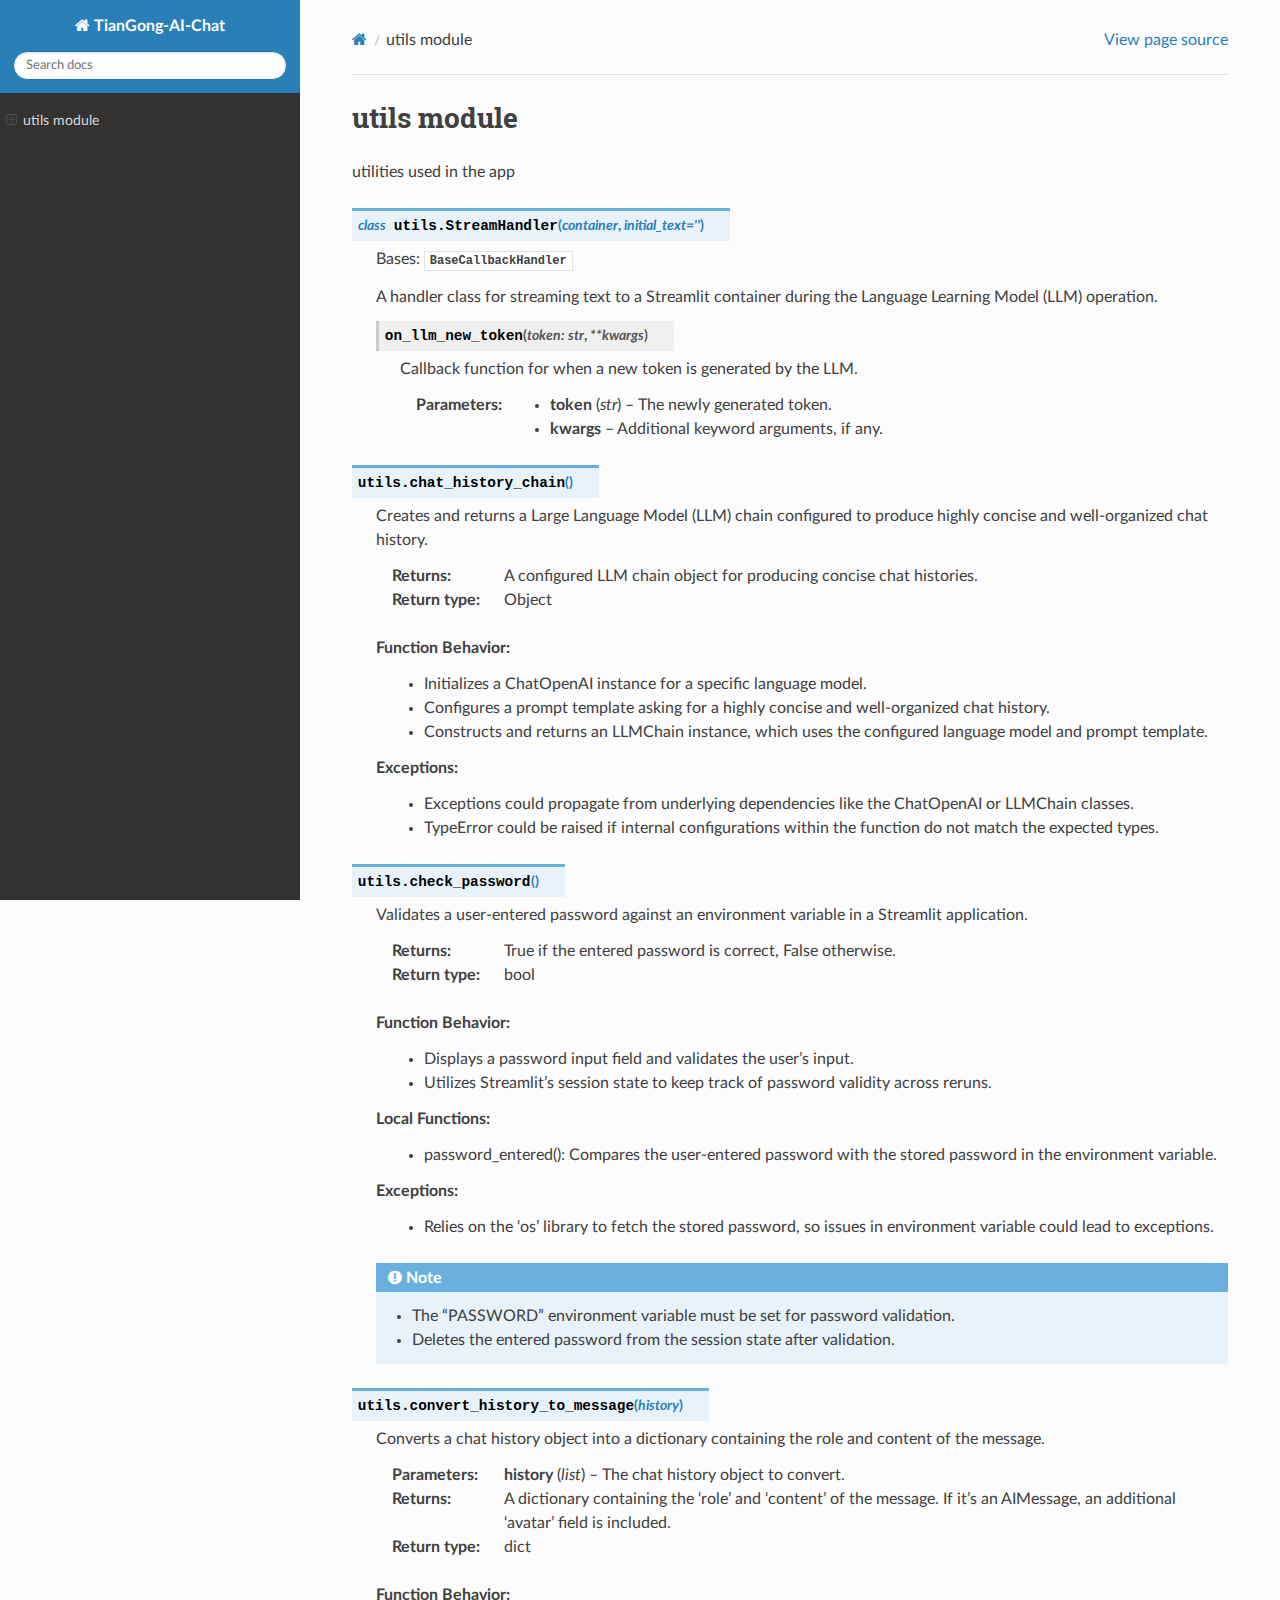
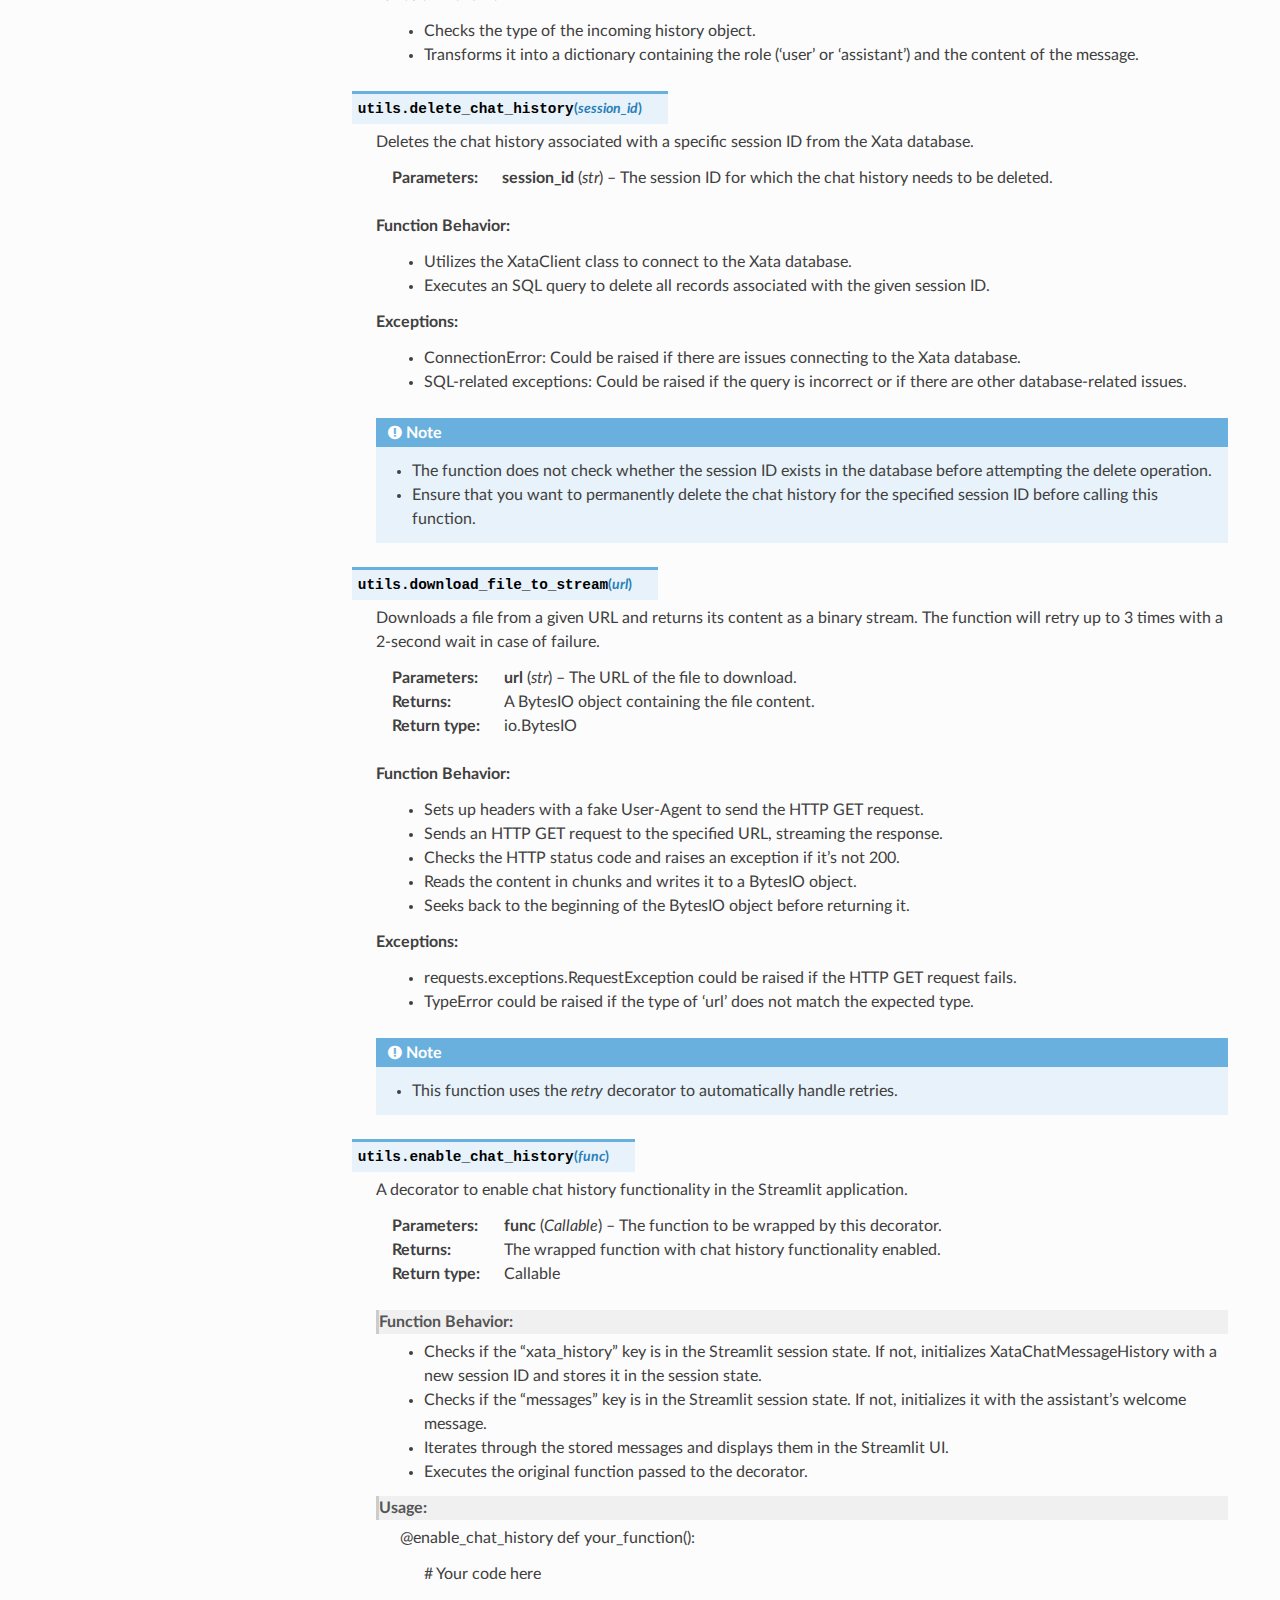
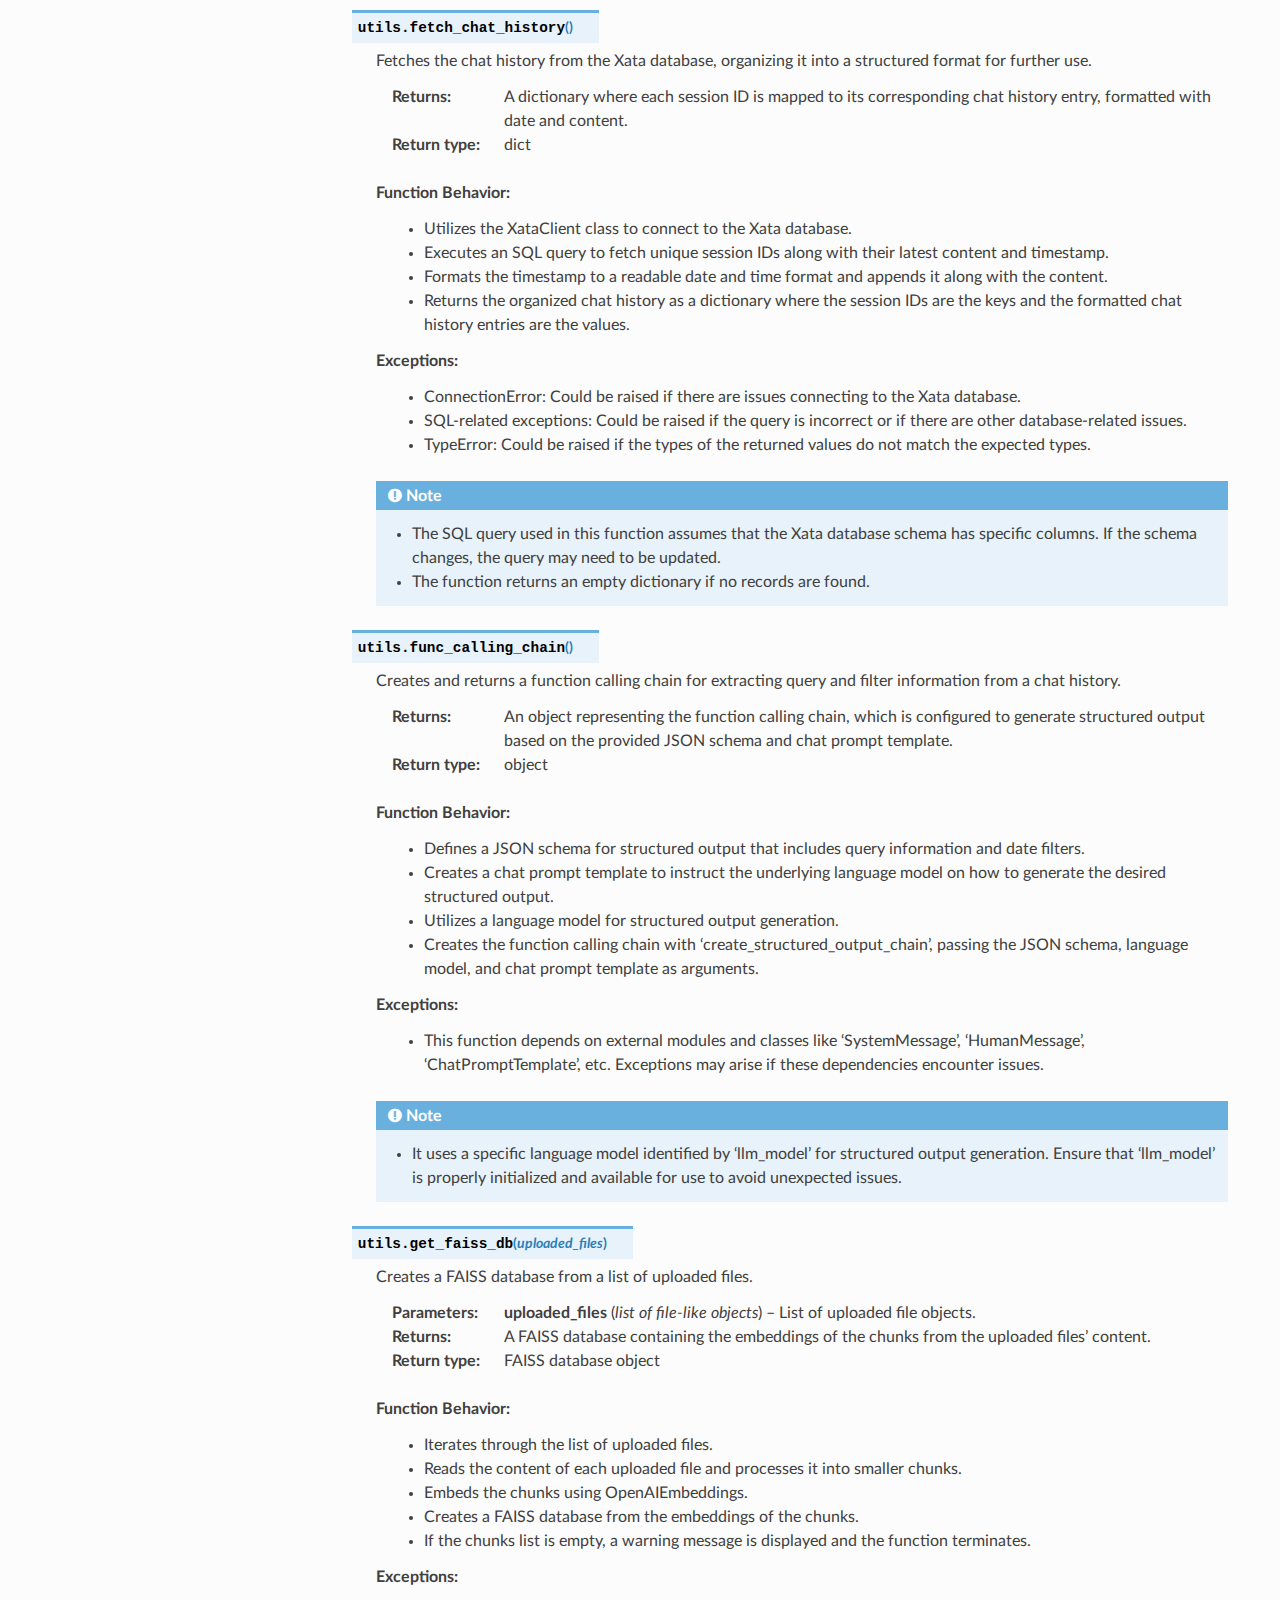
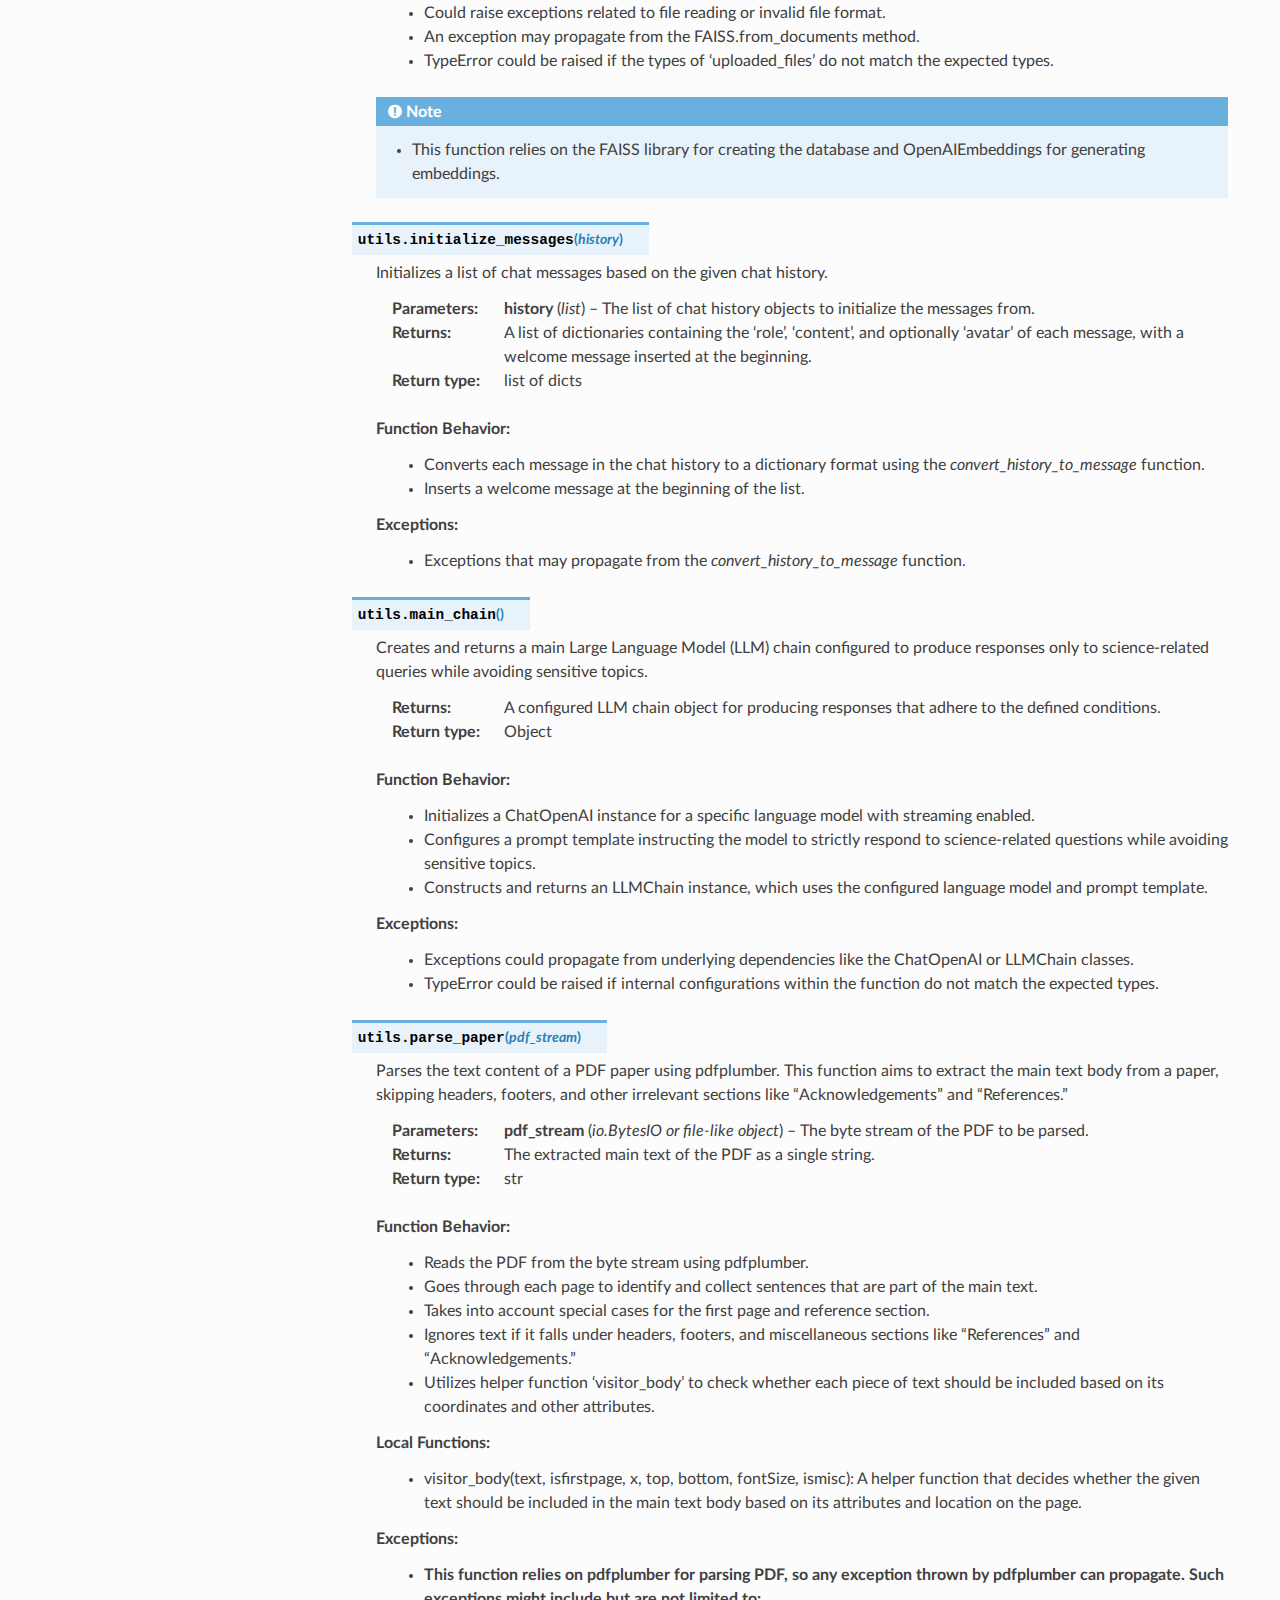
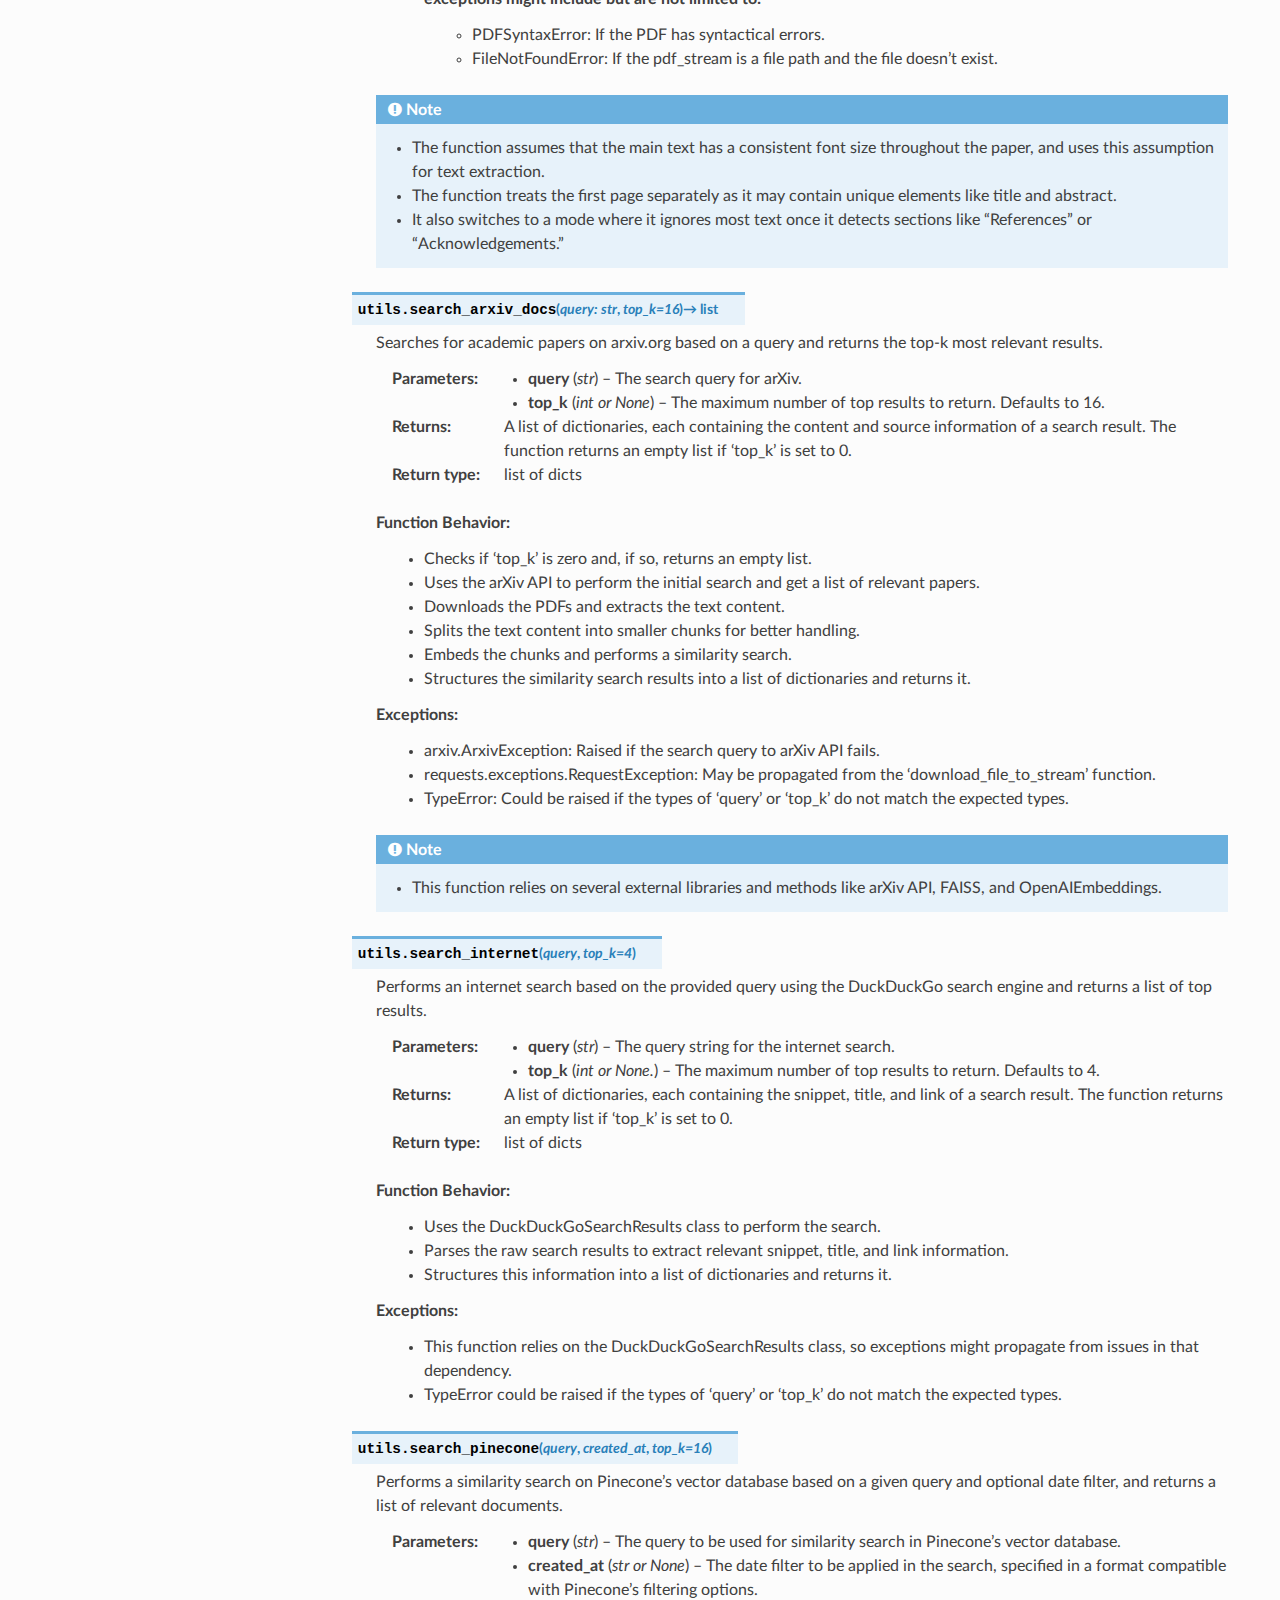
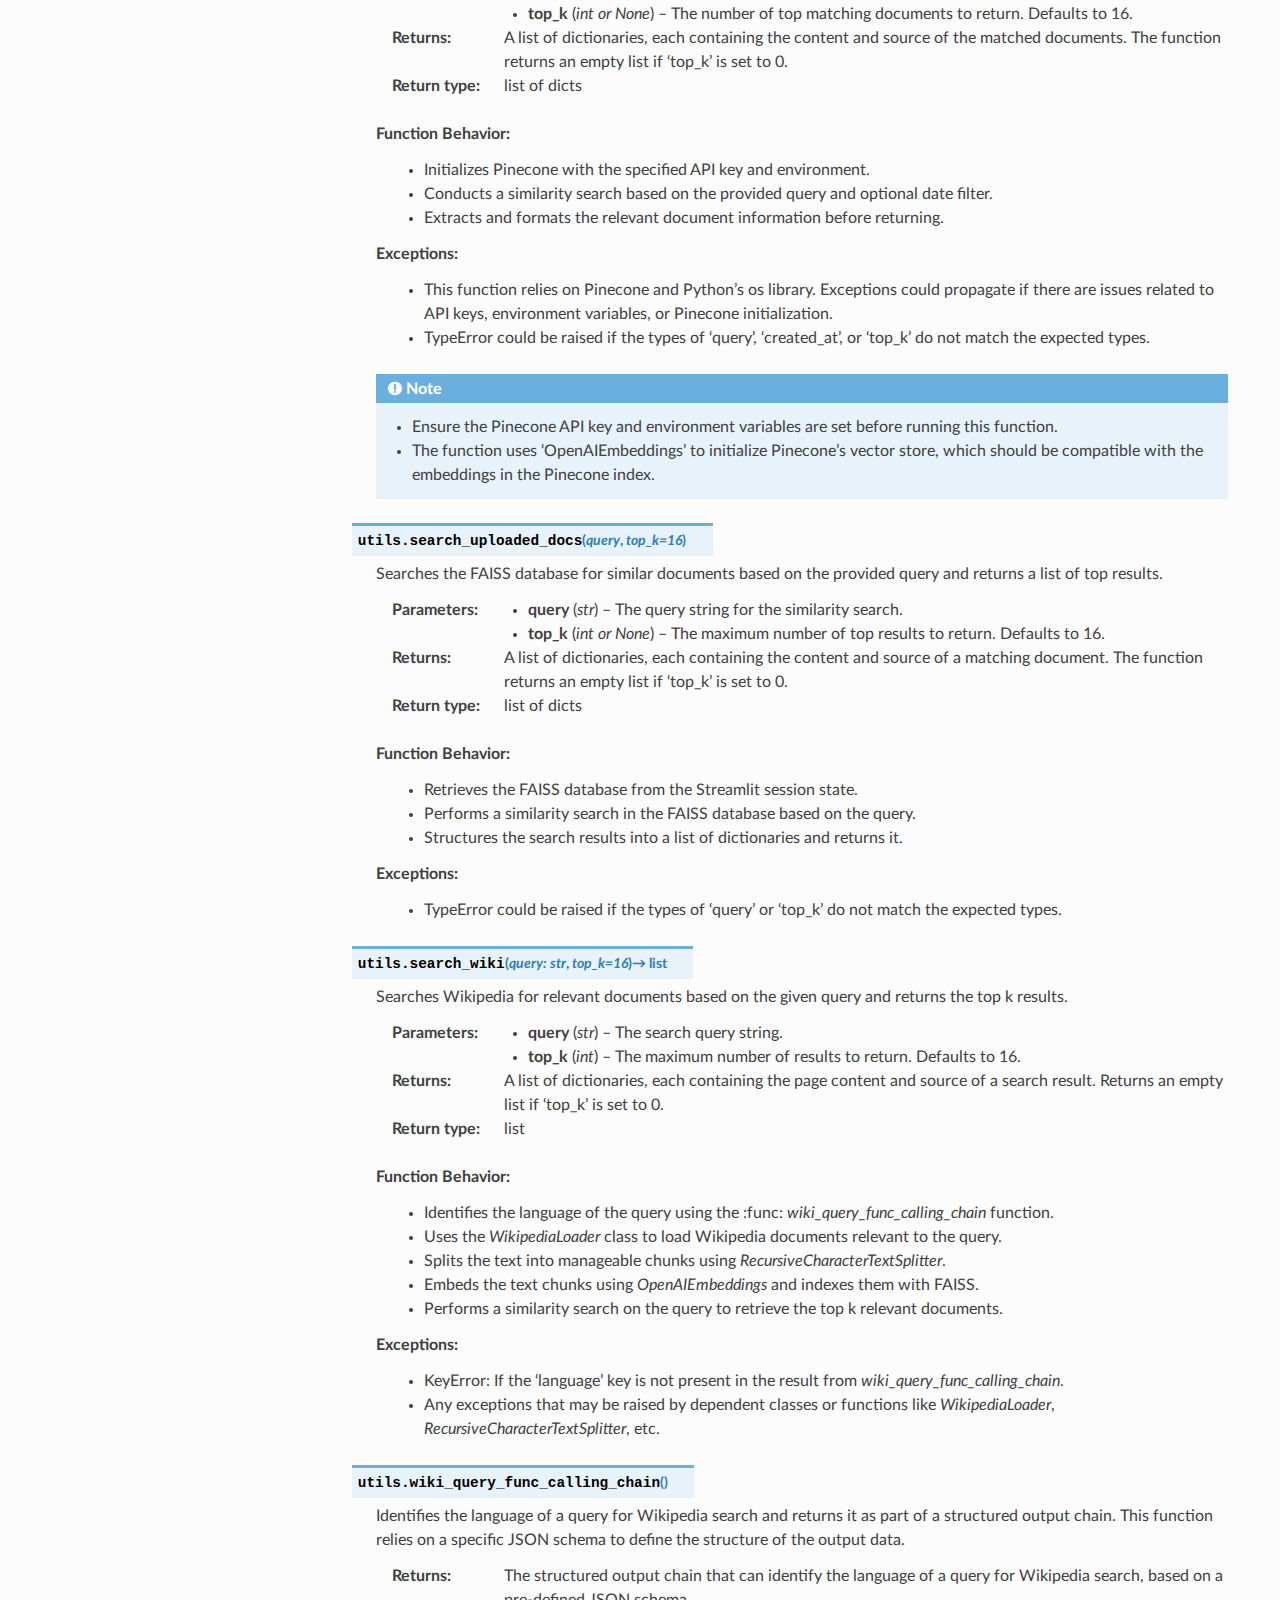
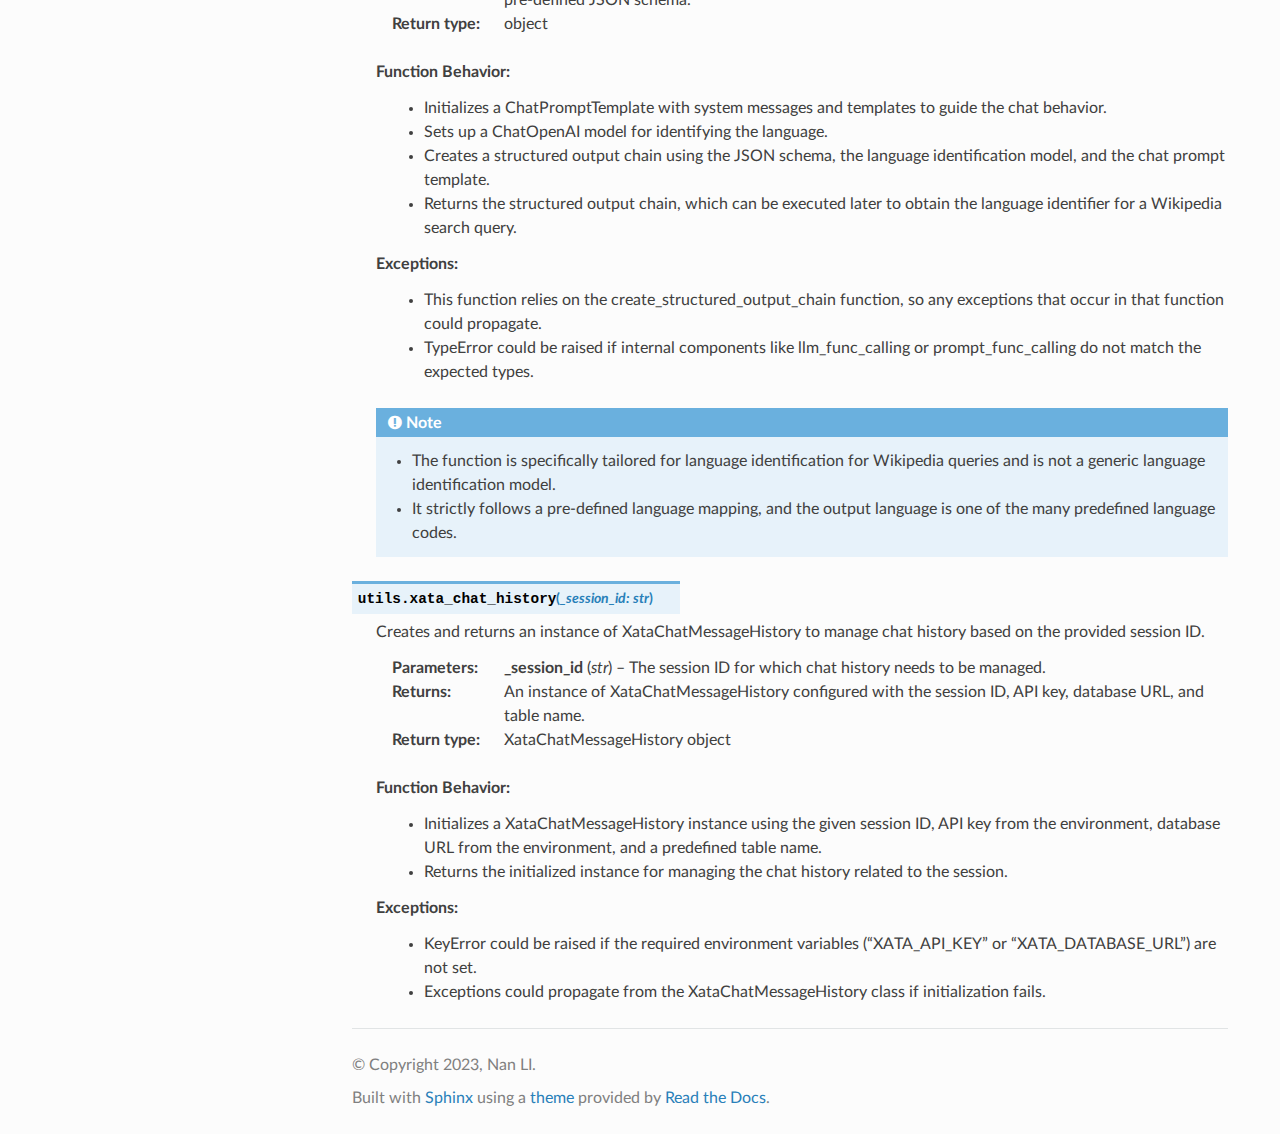
<file: docs/utils.html>
<!DOCTYPE html>
<html class="writer-html5" lang="en" >
<head>
  <meta charset="utf-8" /><meta name="generator" content="Docutils 0.18.1: http://docutils.sourceforge.net/" />

  <meta name="viewport" content="width=device-width, initial-scale=1.0" />
  <title>utils module &mdash; TianGong-AI-Chat  documentation</title>
      <link rel="stylesheet" href="_static/pygments.css" type="text/css" />
      <link rel="stylesheet" href="_static/css/theme.css" type="text/css" />
      <link rel="stylesheet" href="_static/css/custom.css" type="text/css" />
  <!--[if lt IE 9]>
    <script src="_static/js/html5shiv.min.js"></script>
  <![endif]-->
  
        <script src="_static/jquery.js?v=5d32c60e"></script>
        <script src="_static/_sphinx_javascript_frameworks_compat.js?v=2cd50e6c"></script>
        <script src="_static/documentation_options.js?v=5929fcd5"></script>
        <script src="_static/doctools.js?v=888ff710"></script>
        <script src="_static/sphinx_highlight.js?v=dc90522c"></script>
    <script src="_static/js/theme.js"></script>
    <link rel="index" title="Index" href="genindex.html" />
    <link rel="search" title="Search" href="search.html" /> 
</head>

<body class="wy-body-for-nav"> 
  <div class="wy-grid-for-nav">
    <nav data-toggle="wy-nav-shift" class="wy-nav-side">
      <div class="wy-side-scroll">
        <div class="wy-side-nav-search" >

          
          
          <a href="index.html" class="icon icon-home">
            TianGong-AI-Chat
          </a>
<div role="search">
  <form id="rtd-search-form" class="wy-form" action="search.html" method="get">
    <input type="text" name="q" placeholder="Search docs" aria-label="Search docs" />
    <input type="hidden" name="check_keywords" value="yes" />
    <input type="hidden" name="area" value="default" />
  </form>
</div>
        </div><div class="wy-menu wy-menu-vertical" data-spy="affix" role="navigation" aria-label="Navigation menu">
              <!-- Local TOC -->
              <div class="local-toc"><ul>
<li><a class="reference internal" href="#">utils module</a><ul>
<li><a class="reference internal" href="#utils.StreamHandler"><code class="docutils literal notranslate"><span class="pre">StreamHandler</span></code></a><ul>
<li><a class="reference internal" href="#utils.StreamHandler.on_llm_new_token"><code class="docutils literal notranslate"><span class="pre">StreamHandler.on_llm_new_token()</span></code></a></li>
</ul>
</li>
<li><a class="reference internal" href="#utils.chat_history_chain"><code class="docutils literal notranslate"><span class="pre">chat_history_chain()</span></code></a></li>
<li><a class="reference internal" href="#utils.check_password"><code class="docutils literal notranslate"><span class="pre">check_password()</span></code></a></li>
<li><a class="reference internal" href="#utils.convert_history_to_message"><code class="docutils literal notranslate"><span class="pre">convert_history_to_message()</span></code></a></li>
<li><a class="reference internal" href="#utils.delete_chat_history"><code class="docutils literal notranslate"><span class="pre">delete_chat_history()</span></code></a></li>
<li><a class="reference internal" href="#utils.download_file_to_stream"><code class="docutils literal notranslate"><span class="pre">download_file_to_stream()</span></code></a></li>
<li><a class="reference internal" href="#utils.enable_chat_history"><code class="docutils literal notranslate"><span class="pre">enable_chat_history()</span></code></a></li>
<li><a class="reference internal" href="#utils.fetch_chat_history"><code class="docutils literal notranslate"><span class="pre">fetch_chat_history()</span></code></a></li>
<li><a class="reference internal" href="#utils.func_calling_chain"><code class="docutils literal notranslate"><span class="pre">func_calling_chain()</span></code></a></li>
<li><a class="reference internal" href="#utils.get_faiss_db"><code class="docutils literal notranslate"><span class="pre">get_faiss_db()</span></code></a></li>
<li><a class="reference internal" href="#utils.initialize_messages"><code class="docutils literal notranslate"><span class="pre">initialize_messages()</span></code></a></li>
<li><a class="reference internal" href="#utils.main_chain"><code class="docutils literal notranslate"><span class="pre">main_chain()</span></code></a></li>
<li><a class="reference internal" href="#utils.parse_paper"><code class="docutils literal notranslate"><span class="pre">parse_paper()</span></code></a></li>
<li><a class="reference internal" href="#utils.search_arxiv_docs"><code class="docutils literal notranslate"><span class="pre">search_arxiv_docs()</span></code></a></li>
<li><a class="reference internal" href="#utils.search_internet"><code class="docutils literal notranslate"><span class="pre">search_internet()</span></code></a></li>
<li><a class="reference internal" href="#utils.search_pinecone"><code class="docutils literal notranslate"><span class="pre">search_pinecone()</span></code></a></li>
<li><a class="reference internal" href="#utils.search_uploaded_docs"><code class="docutils literal notranslate"><span class="pre">search_uploaded_docs()</span></code></a></li>
<li><a class="reference internal" href="#utils.search_wiki"><code class="docutils literal notranslate"><span class="pre">search_wiki()</span></code></a></li>
<li><a class="reference internal" href="#utils.wiki_query_func_calling_chain"><code class="docutils literal notranslate"><span class="pre">wiki_query_func_calling_chain()</span></code></a></li>
<li><a class="reference internal" href="#utils.xata_chat_history"><code class="docutils literal notranslate"><span class="pre">xata_chat_history()</span></code></a></li>
</ul>
</li>
</ul>
</div>
        </div>
      </div>
    </nav>

    <section data-toggle="wy-nav-shift" class="wy-nav-content-wrap"><nav class="wy-nav-top" aria-label="Mobile navigation menu" >
          <i data-toggle="wy-nav-top" class="fa fa-bars"></i>
          <a href="index.html">TianGong-AI-Chat</a>
      </nav>

      <div class="wy-nav-content">
        <div class="rst-content">
          <div role="navigation" aria-label="Page navigation">
  <ul class="wy-breadcrumbs">
      <li><a href="index.html" class="icon icon-home" aria-label="Home"></a></li>
      <li class="breadcrumb-item active">utils module</li>
      <li class="wy-breadcrumbs-aside">
            <a href="_sources/utils.rst.txt" rel="nofollow"> View page source</a>
      </li>
  </ul>
  <hr/>
</div>
          <div role="main" class="document" itemscope="itemscope" itemtype="http://schema.org/Article">
           <div itemprop="articleBody">
             
  <section id="module-utils">
<span id="utils-module"></span><h1>utils module<a class="headerlink" href="#module-utils" title="Link to this heading"></a></h1>
<p>utilities used in the app</p>
<dl class="py class">
<dt class="sig sig-object py" id="utils.StreamHandler">
<em class="property"><span class="pre">class</span><span class="w"> </span></em><span class="sig-prename descclassname"><span class="pre">utils.</span></span><span class="sig-name descname"><span class="pre">StreamHandler</span></span><span class="sig-paren">(</span><em class="sig-param"><span class="n"><span class="pre">container</span></span></em>, <em class="sig-param"><span class="n"><span class="pre">initial_text</span></span><span class="o"><span class="pre">=</span></span><span class="default_value"><span class="pre">''</span></span></em><span class="sig-paren">)</span><a class="headerlink" href="#utils.StreamHandler" title="Link to this definition"></a></dt>
<dd><p>Bases: <code class="xref py py-class docutils literal notranslate"><span class="pre">BaseCallbackHandler</span></code></p>
<p>A handler class for streaming text to a Streamlit container during the Language Learning Model (LLM) operation.</p>
<dl class="py method">
<dt class="sig sig-object py" id="utils.StreamHandler.on_llm_new_token">
<span class="sig-name descname"><span class="pre">on_llm_new_token</span></span><span class="sig-paren">(</span><em class="sig-param"><span class="n"><span class="pre">token</span></span><span class="p"><span class="pre">:</span></span><span class="w"> </span><span class="n"><span class="pre">str</span></span></em>, <em class="sig-param"><span class="o"><span class="pre">**</span></span><span class="n"><span class="pre">kwargs</span></span></em><span class="sig-paren">)</span><a class="headerlink" href="#utils.StreamHandler.on_llm_new_token" title="Link to this definition"></a></dt>
<dd><p>Callback function for when a new token is generated by the LLM.</p>
<dl class="field-list simple">
<dt class="field-odd">Parameters<span class="colon">:</span></dt>
<dd class="field-odd"><ul class="simple">
<li><p><strong>token</strong> (<em>str</em>) – The newly generated token.</p></li>
<li><p><strong>kwargs</strong> – Additional keyword arguments, if any.</p></li>
</ul>
</dd>
</dl>
</dd></dl>

</dd></dl>

<dl class="py function">
<dt class="sig sig-object py" id="utils.chat_history_chain">
<span class="sig-prename descclassname"><span class="pre">utils.</span></span><span class="sig-name descname"><span class="pre">chat_history_chain</span></span><span class="sig-paren">(</span><span class="sig-paren">)</span><a class="headerlink" href="#utils.chat_history_chain" title="Link to this definition"></a></dt>
<dd><p>Creates and returns a Large Language Model (LLM) chain configured to produce highly concise and well-organized chat history.</p>
<dl class="field-list simple">
<dt class="field-odd">Returns<span class="colon">:</span></dt>
<dd class="field-odd"><p>A configured LLM chain object for producing concise chat histories.</p>
</dd>
<dt class="field-even">Return type<span class="colon">:</span></dt>
<dd class="field-even"><p>Object</p>
</dd>
</dl>
<dl class="simple">
<dt>Function Behavior:</dt><dd><ul class="simple">
<li><p>Initializes a ChatOpenAI instance for a specific language model.</p></li>
<li><p>Configures a prompt template asking for a highly concise and well-organized chat history.</p></li>
<li><p>Constructs and returns an LLMChain instance, which uses the configured language model and prompt template.</p></li>
</ul>
</dd>
<dt>Exceptions:</dt><dd><ul class="simple">
<li><p>Exceptions could propagate from underlying dependencies like the ChatOpenAI or LLMChain classes.</p></li>
<li><p>TypeError could be raised if internal configurations within the function do not match the expected types.</p></li>
</ul>
</dd>
</dl>
</dd></dl>

<dl class="py function">
<dt class="sig sig-object py" id="utils.check_password">
<span class="sig-prename descclassname"><span class="pre">utils.</span></span><span class="sig-name descname"><span class="pre">check_password</span></span><span class="sig-paren">(</span><span class="sig-paren">)</span><a class="headerlink" href="#utils.check_password" title="Link to this definition"></a></dt>
<dd><p>Validates a user-entered password against an environment variable in a Streamlit application.</p>
<dl class="field-list simple">
<dt class="field-odd">Returns<span class="colon">:</span></dt>
<dd class="field-odd"><p>True if the entered password is correct, False otherwise.</p>
</dd>
<dt class="field-even">Return type<span class="colon">:</span></dt>
<dd class="field-even"><p>bool</p>
</dd>
</dl>
<dl class="simple">
<dt>Function Behavior:</dt><dd><ul class="simple">
<li><p>Displays a password input field and validates the user’s input.</p></li>
<li><p>Utilizes Streamlit’s session state to keep track of password validity across reruns.</p></li>
</ul>
</dd>
<dt>Local Functions:</dt><dd><ul class="simple">
<li><p>password_entered(): Compares the user-entered password with the stored password in the environment variable.</p></li>
</ul>
</dd>
<dt>Exceptions:</dt><dd><ul class="simple">
<li><p>Relies on the ‘os’ library to fetch the stored password, so issues in environment variable could lead to exceptions.</p></li>
</ul>
</dd>
</dl>
<div class="admonition note">
<p class="admonition-title">Note</p>
<ul class="simple">
<li><p>The “PASSWORD” environment variable must be set for password validation.</p></li>
<li><p>Deletes the entered password from the session state after validation.</p></li>
</ul>
</div>
</dd></dl>

<dl class="py function">
<dt class="sig sig-object py" id="utils.convert_history_to_message">
<span class="sig-prename descclassname"><span class="pre">utils.</span></span><span class="sig-name descname"><span class="pre">convert_history_to_message</span></span><span class="sig-paren">(</span><em class="sig-param"><span class="n"><span class="pre">history</span></span></em><span class="sig-paren">)</span><a class="headerlink" href="#utils.convert_history_to_message" title="Link to this definition"></a></dt>
<dd><p>Converts a chat history object into a dictionary containing the role and content of the message.</p>
<dl class="field-list simple">
<dt class="field-odd">Parameters<span class="colon">:</span></dt>
<dd class="field-odd"><p><strong>history</strong> (<em>list</em>) – The chat history object to convert.</p>
</dd>
<dt class="field-even">Returns<span class="colon">:</span></dt>
<dd class="field-even"><p>A dictionary containing the ‘role’ and ‘content’ of the message. If it’s an AIMessage, an additional ‘avatar’ field is included.</p>
</dd>
<dt class="field-odd">Return type<span class="colon">:</span></dt>
<dd class="field-odd"><p>dict</p>
</dd>
</dl>
<dl class="simple">
<dt>Function Behavior:</dt><dd><ul class="simple">
<li><p>Checks the type of the incoming history object.</p></li>
<li><p>Transforms it into a dictionary containing the role (‘user’ or ‘assistant’) and the content of the message.</p></li>
</ul>
</dd>
</dl>
</dd></dl>

<dl class="py function">
<dt class="sig sig-object py" id="utils.delete_chat_history">
<span class="sig-prename descclassname"><span class="pre">utils.</span></span><span class="sig-name descname"><span class="pre">delete_chat_history</span></span><span class="sig-paren">(</span><em class="sig-param"><span class="n"><span class="pre">session_id</span></span></em><span class="sig-paren">)</span><a class="headerlink" href="#utils.delete_chat_history" title="Link to this definition"></a></dt>
<dd><p>Deletes the chat history associated with a specific session ID from the Xata database.</p>
<dl class="field-list simple">
<dt class="field-odd">Parameters<span class="colon">:</span></dt>
<dd class="field-odd"><p><strong>session_id</strong> (<em>str</em>) – The session ID for which the chat history needs to be deleted.</p>
</dd>
</dl>
<dl class="simple">
<dt>Function Behavior:</dt><dd><ul class="simple">
<li><p>Utilizes the XataClient class to connect to the Xata database.</p></li>
<li><p>Executes an SQL query to delete all records associated with the given session ID.</p></li>
</ul>
</dd>
<dt>Exceptions:</dt><dd><ul class="simple">
<li><p>ConnectionError: Could be raised if there are issues connecting to the Xata database.</p></li>
<li><p>SQL-related exceptions: Could be raised if the query is incorrect or if there are other database-related issues.</p></li>
</ul>
</dd>
</dl>
<div class="admonition note">
<p class="admonition-title">Note</p>
<ul class="simple">
<li><p>The function does not check whether the session ID exists in the database before attempting the delete operation.</p></li>
<li><p>Ensure that you want to permanently delete the chat history for the specified session ID before calling this function.</p></li>
</ul>
</div>
</dd></dl>

<dl class="py function">
<dt class="sig sig-object py" id="utils.download_file_to_stream">
<span class="sig-prename descclassname"><span class="pre">utils.</span></span><span class="sig-name descname"><span class="pre">download_file_to_stream</span></span><span class="sig-paren">(</span><em class="sig-param"><span class="n"><span class="pre">url</span></span></em><span class="sig-paren">)</span><a class="headerlink" href="#utils.download_file_to_stream" title="Link to this definition"></a></dt>
<dd><p>Downloads a file from a given URL and returns its content as a binary stream. The function will retry up to 3 times with a 2-second wait in case of failure.</p>
<dl class="field-list simple">
<dt class="field-odd">Parameters<span class="colon">:</span></dt>
<dd class="field-odd"><p><strong>url</strong> (<em>str</em>) – The URL of the file to download.</p>
</dd>
<dt class="field-even">Returns<span class="colon">:</span></dt>
<dd class="field-even"><p>A BytesIO object containing the file content.</p>
</dd>
<dt class="field-odd">Return type<span class="colon">:</span></dt>
<dd class="field-odd"><p>io.BytesIO</p>
</dd>
</dl>
<dl class="simple">
<dt>Function Behavior:</dt><dd><ul class="simple">
<li><p>Sets up headers with a fake User-Agent to send the HTTP GET request.</p></li>
<li><p>Sends an HTTP GET request to the specified URL, streaming the response.</p></li>
<li><p>Checks the HTTP status code and raises an exception if it’s not 200.</p></li>
<li><p>Reads the content in chunks and writes it to a BytesIO object.</p></li>
<li><p>Seeks back to the beginning of the BytesIO object before returning it.</p></li>
</ul>
</dd>
<dt>Exceptions:</dt><dd><ul class="simple">
<li><p>requests.exceptions.RequestException could be raised if the HTTP GET request fails.</p></li>
<li><p>TypeError could be raised if the type of ‘url’ does not match the expected type.</p></li>
</ul>
</dd>
</dl>
<div class="admonition note">
<p class="admonition-title">Note</p>
<ul class="simple">
<li><p>This function uses the <cite>retry</cite> decorator to automatically handle retries.</p></li>
</ul>
</div>
</dd></dl>

<dl class="py function">
<dt class="sig sig-object py" id="utils.enable_chat_history">
<span class="sig-prename descclassname"><span class="pre">utils.</span></span><span class="sig-name descname"><span class="pre">enable_chat_history</span></span><span class="sig-paren">(</span><em class="sig-param"><span class="n"><span class="pre">func</span></span></em><span class="sig-paren">)</span><a class="headerlink" href="#utils.enable_chat_history" title="Link to this definition"></a></dt>
<dd><p>A decorator to enable chat history functionality in the Streamlit application.</p>
<dl class="field-list simple">
<dt class="field-odd">Parameters<span class="colon">:</span></dt>
<dd class="field-odd"><p><strong>func</strong> (<em>Callable</em>) – The function to be wrapped by this decorator.</p>
</dd>
<dt class="field-even">Returns<span class="colon">:</span></dt>
<dd class="field-even"><p>The wrapped function with chat history functionality enabled.</p>
</dd>
<dt class="field-odd">Return type<span class="colon">:</span></dt>
<dd class="field-odd"><p>Callable</p>
</dd>
</dl>
<dl>
<dt>Function Behavior:</dt><dd><ul class="simple">
<li><p>Checks if the “xata_history” key is in the Streamlit session state. If not, initializes XataChatMessageHistory with a new session ID and stores it in the session state.</p></li>
<li><p>Checks if the “messages” key is in the Streamlit session state. If not, initializes it with the assistant’s welcome message.</p></li>
<li><p>Iterates through the stored messages and displays them in the Streamlit UI.</p></li>
<li><p>Executes the original function passed to the decorator.</p></li>
</ul>
</dd>
<dt>Usage:</dt><dd><p>&#64;enable_chat_history
def your_function():</p>
<blockquote>
<div><p># Your code here</p>
</div></blockquote>
</dd>
</dl>
</dd></dl>

<dl class="py function">
<dt class="sig sig-object py" id="utils.fetch_chat_history">
<span class="sig-prename descclassname"><span class="pre">utils.</span></span><span class="sig-name descname"><span class="pre">fetch_chat_history</span></span><span class="sig-paren">(</span><span class="sig-paren">)</span><a class="headerlink" href="#utils.fetch_chat_history" title="Link to this definition"></a></dt>
<dd><p>Fetches the chat history from the Xata database, organizing it into a structured format for further use.</p>
<dl class="field-list simple">
<dt class="field-odd">Returns<span class="colon">:</span></dt>
<dd class="field-odd"><p>A dictionary where each session ID is mapped to its corresponding chat history entry, formatted with date and content.</p>
</dd>
<dt class="field-even">Return type<span class="colon">:</span></dt>
<dd class="field-even"><p>dict</p>
</dd>
</dl>
<dl class="simple">
<dt>Function Behavior:</dt><dd><ul class="simple">
<li><p>Utilizes the XataClient class to connect to the Xata database.</p></li>
<li><p>Executes an SQL query to fetch unique session IDs along with their latest content and timestamp.</p></li>
<li><p>Formats the timestamp to a readable date and time format and appends it along with the content.</p></li>
<li><p>Returns the organized chat history as a dictionary where the session IDs are the keys and the formatted chat history entries are the values.</p></li>
</ul>
</dd>
<dt>Exceptions:</dt><dd><ul class="simple">
<li><p>ConnectionError: Could be raised if there are issues connecting to the Xata database.</p></li>
<li><p>SQL-related exceptions: Could be raised if the query is incorrect or if there are other database-related issues.</p></li>
<li><p>TypeError: Could be raised if the types of the returned values do not match the expected types.</p></li>
</ul>
</dd>
</dl>
<div class="admonition note">
<p class="admonition-title">Note</p>
<ul class="simple">
<li><p>The SQL query used in this function assumes that the Xata database schema has specific columns. If the schema changes, the query may need to be updated.</p></li>
<li><p>The function returns an empty dictionary if no records are found.</p></li>
</ul>
</div>
</dd></dl>

<dl class="py function">
<dt class="sig sig-object py" id="utils.func_calling_chain">
<span class="sig-prename descclassname"><span class="pre">utils.</span></span><span class="sig-name descname"><span class="pre">func_calling_chain</span></span><span class="sig-paren">(</span><span class="sig-paren">)</span><a class="headerlink" href="#utils.func_calling_chain" title="Link to this definition"></a></dt>
<dd><p>Creates and returns a function calling chain for extracting query and filter information from a chat history.</p>
<dl class="field-list simple">
<dt class="field-odd">Returns<span class="colon">:</span></dt>
<dd class="field-odd"><p>An object representing the function calling chain, which is configured to generate structured output based on the provided JSON schema and chat prompt template.</p>
</dd>
<dt class="field-even">Return type<span class="colon">:</span></dt>
<dd class="field-even"><p>object</p>
</dd>
</dl>
<dl class="simple">
<dt>Function Behavior:</dt><dd><ul class="simple">
<li><p>Defines a JSON schema for structured output that includes query information and date filters.</p></li>
<li><p>Creates a chat prompt template to instruct the underlying language model on how to generate the desired structured output.</p></li>
<li><p>Utilizes a language model for structured output generation.</p></li>
<li><p>Creates the function calling chain with ‘create_structured_output_chain’, passing the JSON schema, language model, and chat prompt template as arguments.</p></li>
</ul>
</dd>
<dt>Exceptions:</dt><dd><ul class="simple">
<li><p>This function depends on external modules and classes like ‘SystemMessage’, ‘HumanMessage’, ‘ChatPromptTemplate’, etc. Exceptions may arise if these dependencies encounter issues.</p></li>
</ul>
</dd>
</dl>
<div class="admonition note">
<p class="admonition-title">Note</p>
<ul class="simple">
<li><p>It uses a specific language model identified by ‘llm_model’ for structured output generation. Ensure that ‘llm_model’ is properly initialized and available for use to avoid unexpected issues.</p></li>
</ul>
</div>
</dd></dl>

<dl class="py function">
<dt class="sig sig-object py" id="utils.get_faiss_db">
<span class="sig-prename descclassname"><span class="pre">utils.</span></span><span class="sig-name descname"><span class="pre">get_faiss_db</span></span><span class="sig-paren">(</span><em class="sig-param"><span class="n"><span class="pre">uploaded_files</span></span></em><span class="sig-paren">)</span><a class="headerlink" href="#utils.get_faiss_db" title="Link to this definition"></a></dt>
<dd><p>Creates a FAISS database from a list of uploaded files.</p>
<dl class="field-list simple">
<dt class="field-odd">Parameters<span class="colon">:</span></dt>
<dd class="field-odd"><p><strong>uploaded_files</strong> (<em>list</em><em> of </em><em>file-like objects</em>) – List of uploaded file objects.</p>
</dd>
<dt class="field-even">Returns<span class="colon">:</span></dt>
<dd class="field-even"><p>A FAISS database containing the embeddings of the chunks from the uploaded files’ content.</p>
</dd>
<dt class="field-odd">Return type<span class="colon">:</span></dt>
<dd class="field-odd"><p>FAISS database object</p>
</dd>
</dl>
<dl class="simple">
<dt>Function Behavior:</dt><dd><ul class="simple">
<li><p>Iterates through the list of uploaded files.</p></li>
<li><p>Reads the content of each uploaded file and processes it into smaller chunks.</p></li>
<li><p>Embeds the chunks using OpenAIEmbeddings.</p></li>
<li><p>Creates a FAISS database from the embeddings of the chunks.</p></li>
<li><p>If the chunks list is empty, a warning message is displayed and the function terminates.</p></li>
</ul>
</dd>
<dt>Exceptions:</dt><dd><ul class="simple">
<li><p>Could raise exceptions related to file reading or invalid file format.</p></li>
<li><p>An exception may propagate from the FAISS.from_documents method.</p></li>
<li><p>TypeError could be raised if the types of ‘uploaded_files’ do not match the expected types.</p></li>
</ul>
</dd>
</dl>
<div class="admonition note">
<p class="admonition-title">Note</p>
<ul class="simple">
<li><p>This function relies on the FAISS library for creating the database and OpenAIEmbeddings for generating embeddings.</p></li>
</ul>
</div>
</dd></dl>

<dl class="py function">
<dt class="sig sig-object py" id="utils.initialize_messages">
<span class="sig-prename descclassname"><span class="pre">utils.</span></span><span class="sig-name descname"><span class="pre">initialize_messages</span></span><span class="sig-paren">(</span><em class="sig-param"><span class="n"><span class="pre">history</span></span></em><span class="sig-paren">)</span><a class="headerlink" href="#utils.initialize_messages" title="Link to this definition"></a></dt>
<dd><p>Initializes a list of chat messages based on the given chat history.</p>
<dl class="field-list simple">
<dt class="field-odd">Parameters<span class="colon">:</span></dt>
<dd class="field-odd"><p><strong>history</strong> (<em>list</em>) – The list of chat history objects to initialize the messages from.</p>
</dd>
<dt class="field-even">Returns<span class="colon">:</span></dt>
<dd class="field-even"><p>A list of dictionaries containing the ‘role’, ‘content’, and optionally ‘avatar’ of each message, with a welcome message inserted at the beginning.</p>
</dd>
<dt class="field-odd">Return type<span class="colon">:</span></dt>
<dd class="field-odd"><p>list of dicts</p>
</dd>
</dl>
<dl class="simple">
<dt>Function Behavior:</dt><dd><ul class="simple">
<li><p>Converts each message in the chat history to a dictionary format using the <cite>convert_history_to_message</cite> function.</p></li>
<li><p>Inserts a welcome message at the beginning of the list.</p></li>
</ul>
</dd>
<dt>Exceptions:</dt><dd><ul class="simple">
<li><p>Exceptions that may propagate from the <cite>convert_history_to_message</cite> function.</p></li>
</ul>
</dd>
</dl>
</dd></dl>

<dl class="py function">
<dt class="sig sig-object py" id="utils.main_chain">
<span class="sig-prename descclassname"><span class="pre">utils.</span></span><span class="sig-name descname"><span class="pre">main_chain</span></span><span class="sig-paren">(</span><span class="sig-paren">)</span><a class="headerlink" href="#utils.main_chain" title="Link to this definition"></a></dt>
<dd><p>Creates and returns a main Large Language Model (LLM) chain configured to produce responses only to science-related queries while avoiding sensitive topics.</p>
<dl class="field-list simple">
<dt class="field-odd">Returns<span class="colon">:</span></dt>
<dd class="field-odd"><p>A configured LLM chain object for producing responses that adhere to the defined conditions.</p>
</dd>
<dt class="field-even">Return type<span class="colon">:</span></dt>
<dd class="field-even"><p>Object</p>
</dd>
</dl>
<dl class="simple">
<dt>Function Behavior:</dt><dd><ul class="simple">
<li><p>Initializes a ChatOpenAI instance for a specific language model with streaming enabled.</p></li>
<li><p>Configures a prompt template instructing the model to strictly respond to science-related questions while avoiding sensitive topics.</p></li>
<li><p>Constructs and returns an LLMChain instance, which uses the configured language model and prompt template.</p></li>
</ul>
</dd>
<dt>Exceptions:</dt><dd><ul class="simple">
<li><p>Exceptions could propagate from underlying dependencies like the ChatOpenAI or LLMChain classes.</p></li>
<li><p>TypeError could be raised if internal configurations within the function do not match the expected types.</p></li>
</ul>
</dd>
</dl>
</dd></dl>

<dl class="py function">
<dt class="sig sig-object py" id="utils.parse_paper">
<span class="sig-prename descclassname"><span class="pre">utils.</span></span><span class="sig-name descname"><span class="pre">parse_paper</span></span><span class="sig-paren">(</span><em class="sig-param"><span class="n"><span class="pre">pdf_stream</span></span></em><span class="sig-paren">)</span><a class="headerlink" href="#utils.parse_paper" title="Link to this definition"></a></dt>
<dd><p>Parses the text content of a PDF paper using pdfplumber. This function aims to extract the main text body from a paper, skipping headers, footers, and other irrelevant sections like “Acknowledgements” and “References.”</p>
<dl class="field-list simple">
<dt class="field-odd">Parameters<span class="colon">:</span></dt>
<dd class="field-odd"><p><strong>pdf_stream</strong> (<em>io.BytesIO</em><em> or </em><em>file-like object</em>) – The byte stream of the PDF to be parsed.</p>
</dd>
<dt class="field-even">Returns<span class="colon">:</span></dt>
<dd class="field-even"><p>The extracted main text of the PDF as a single string.</p>
</dd>
<dt class="field-odd">Return type<span class="colon">:</span></dt>
<dd class="field-odd"><p>str</p>
</dd>
</dl>
<dl class="simple">
<dt>Function Behavior:</dt><dd><ul class="simple">
<li><p>Reads the PDF from the byte stream using pdfplumber.</p></li>
<li><p>Goes through each page to identify and collect sentences that are part of the main text.</p></li>
<li><p>Takes into account special cases for the first page and reference section.</p></li>
<li><p>Ignores text if it falls under headers, footers, and miscellaneous sections like “References” and “Acknowledgements.”</p></li>
<li><p>Utilizes helper function ‘visitor_body’ to check whether each piece of text should be included based on its coordinates and other attributes.</p></li>
</ul>
</dd>
<dt>Local Functions:</dt><dd><ul class="simple">
<li><p>visitor_body(text, isfirstpage, x, top, bottom, fontSize, ismisc): A helper function that decides whether the given text should be included in the main text body based on its attributes and location on the page.</p></li>
</ul>
</dd>
<dt>Exceptions:</dt><dd><ul class="simple">
<li><dl class="simple">
<dt>This function relies on pdfplumber for parsing PDF, so any exception thrown by pdfplumber can propagate. Such exceptions might include but are not limited to:</dt><dd><ul>
<li><p>PDFSyntaxError: If the PDF has syntactical errors.</p></li>
<li><p>FileNotFoundError: If the pdf_stream is a file path and the file doesn’t exist.</p></li>
</ul>
</dd>
</dl>
</li>
</ul>
</dd>
</dl>
<div class="admonition note">
<p class="admonition-title">Note</p>
<ul class="simple">
<li><p>The function assumes that the main text has a consistent font size throughout the paper, and uses this assumption for text extraction.</p></li>
<li><p>The function treats the first page separately as it may contain unique elements like title and abstract.</p></li>
<li><p>It also switches to a mode where it ignores most text once it detects sections like “References” or “Acknowledgements.”</p></li>
</ul>
</div>
</dd></dl>

<dl class="py function">
<dt class="sig sig-object py" id="utils.search_arxiv_docs">
<span class="sig-prename descclassname"><span class="pre">utils.</span></span><span class="sig-name descname"><span class="pre">search_arxiv_docs</span></span><span class="sig-paren">(</span><em class="sig-param"><span class="n"><span class="pre">query</span></span><span class="p"><span class="pre">:</span></span><span class="w"> </span><span class="n"><span class="pre">str</span></span></em>, <em class="sig-param"><span class="n"><span class="pre">top_k</span></span><span class="o"><span class="pre">=</span></span><span class="default_value"><span class="pre">16</span></span></em><span class="sig-paren">)</span> <span class="sig-return"><span class="sig-return-icon">&#x2192;</span> <span class="sig-return-typehint"><span class="pre">list</span></span></span><a class="headerlink" href="#utils.search_arxiv_docs" title="Link to this definition"></a></dt>
<dd><p>Searches for academic papers on arxiv.org based on a query and returns the top-k most relevant results.</p>
<dl class="field-list simple">
<dt class="field-odd">Parameters<span class="colon">:</span></dt>
<dd class="field-odd"><ul class="simple">
<li><p><strong>query</strong> (<em>str</em>) – The search query for arXiv.</p></li>
<li><p><strong>top_k</strong> (<em>int</em><em> or </em><em>None</em>) – The maximum number of top results to return. Defaults to 16.</p></li>
</ul>
</dd>
<dt class="field-even">Returns<span class="colon">:</span></dt>
<dd class="field-even"><p>A list of dictionaries, each containing the content and source information of a search result. The function returns an empty list if ‘top_k’ is set to 0.</p>
</dd>
<dt class="field-odd">Return type<span class="colon">:</span></dt>
<dd class="field-odd"><p>list of dicts</p>
</dd>
</dl>
<dl class="simple">
<dt>Function Behavior:</dt><dd><ul class="simple">
<li><p>Checks if ‘top_k’ is zero and, if so, returns an empty list.</p></li>
<li><p>Uses the arXiv API to perform the initial search and get a list of relevant papers.</p></li>
<li><p>Downloads the PDFs and extracts the text content.</p></li>
<li><p>Splits the text content into smaller chunks for better handling.</p></li>
<li><p>Embeds the chunks and performs a similarity search.</p></li>
<li><p>Structures the similarity search results into a list of dictionaries and returns it.</p></li>
</ul>
</dd>
<dt>Exceptions:</dt><dd><ul class="simple">
<li><p>arxiv.ArxivException: Raised if the search query to arXiv API fails.</p></li>
<li><p>requests.exceptions.RequestException: May be propagated from the ‘download_file_to_stream’ function.</p></li>
<li><p>TypeError: Could be raised if the types of ‘query’ or ‘top_k’ do not match the expected types.</p></li>
</ul>
</dd>
</dl>
<div class="admonition note">
<p class="admonition-title">Note</p>
<ul class="simple">
<li><p>This function relies on several external libraries and methods like arXiv API, FAISS, and OpenAIEmbeddings.</p></li>
</ul>
</div>
</dd></dl>

<dl class="py function">
<dt class="sig sig-object py" id="utils.search_internet">
<span class="sig-prename descclassname"><span class="pre">utils.</span></span><span class="sig-name descname"><span class="pre">search_internet</span></span><span class="sig-paren">(</span><em class="sig-param"><span class="n"><span class="pre">query</span></span></em>, <em class="sig-param"><span class="n"><span class="pre">top_k</span></span><span class="o"><span class="pre">=</span></span><span class="default_value"><span class="pre">4</span></span></em><span class="sig-paren">)</span><a class="headerlink" href="#utils.search_internet" title="Link to this definition"></a></dt>
<dd><p>Performs an internet search based on the provided query using the DuckDuckGo search engine and returns a list of top results.</p>
<dl class="field-list simple">
<dt class="field-odd">Parameters<span class="colon">:</span></dt>
<dd class="field-odd"><ul class="simple">
<li><p><strong>query</strong> (<em>str</em>) – The query string for the internet search.</p></li>
<li><p><strong>top_k</strong> (<em>int</em><em> or </em><em>None.</em>) – The maximum number of top results to return. Defaults to 4.</p></li>
</ul>
</dd>
<dt class="field-even">Returns<span class="colon">:</span></dt>
<dd class="field-even"><p>A list of dictionaries, each containing the snippet, title, and link of a search result. The function returns an empty list if ‘top_k’ is set to 0.</p>
</dd>
<dt class="field-odd">Return type<span class="colon">:</span></dt>
<dd class="field-odd"><p>list of dicts</p>
</dd>
</dl>
<dl class="simple">
<dt>Function Behavior:</dt><dd><ul class="simple">
<li><p>Uses the DuckDuckGoSearchResults class to perform the search.</p></li>
<li><p>Parses the raw search results to extract relevant snippet, title, and link information.</p></li>
<li><p>Structures this information into a list of dictionaries and returns it.</p></li>
</ul>
</dd>
<dt>Exceptions:</dt><dd><ul class="simple">
<li><p>This function relies on the DuckDuckGoSearchResults class, so exceptions might propagate from issues in that dependency.</p></li>
<li><p>TypeError could be raised if the types of ‘query’ or ‘top_k’ do not match the expected types.</p></li>
</ul>
</dd>
</dl>
</dd></dl>

<dl class="py function">
<dt class="sig sig-object py" id="utils.search_pinecone">
<span class="sig-prename descclassname"><span class="pre">utils.</span></span><span class="sig-name descname"><span class="pre">search_pinecone</span></span><span class="sig-paren">(</span><em class="sig-param"><span class="n"><span class="pre">query</span></span></em>, <em class="sig-param"><span class="n"><span class="pre">created_at</span></span></em>, <em class="sig-param"><span class="n"><span class="pre">top_k</span></span><span class="o"><span class="pre">=</span></span><span class="default_value"><span class="pre">16</span></span></em><span class="sig-paren">)</span><a class="headerlink" href="#utils.search_pinecone" title="Link to this definition"></a></dt>
<dd><p>Performs a similarity search on Pinecone’s vector database based on a given query and optional date filter, and returns a list of relevant documents.</p>
<dl class="field-list simple">
<dt class="field-odd">Parameters<span class="colon">:</span></dt>
<dd class="field-odd"><ul class="simple">
<li><p><strong>query</strong> (<em>str</em>) – The query to be used for similarity search in Pinecone’s vector database.</p></li>
<li><p><strong>created_at</strong> (<em>str</em><em> or </em><em>None</em>) – The date filter to be applied in the search, specified in a format compatible with Pinecone’s filtering options.</p></li>
<li><p><strong>top_k</strong> (<em>int</em><em> or </em><em>None</em>) – The number of top matching documents to return. Defaults to 16.</p></li>
</ul>
</dd>
<dt class="field-even">Returns<span class="colon">:</span></dt>
<dd class="field-even"><p>A list of dictionaries, each containing the content and source of the matched documents. The function returns an empty list if ‘top_k’ is set to 0.</p>
</dd>
<dt class="field-odd">Return type<span class="colon">:</span></dt>
<dd class="field-odd"><p>list of dicts</p>
</dd>
</dl>
<dl class="simple">
<dt>Function Behavior:</dt><dd><ul class="simple">
<li><p>Initializes Pinecone with the specified API key and environment.</p></li>
<li><p>Conducts a similarity search based on the provided query and optional date filter.</p></li>
<li><p>Extracts and formats the relevant document information before returning.</p></li>
</ul>
</dd>
<dt>Exceptions:</dt><dd><ul class="simple">
<li><p>This function relies on Pinecone and Python’s os library. Exceptions could propagate if there are issues related to API keys, environment variables, or Pinecone initialization.</p></li>
<li><p>TypeError could be raised if the types of ‘query’, ‘created_at’, or ‘top_k’ do not match the expected types.</p></li>
</ul>
</dd>
</dl>
<div class="admonition note">
<p class="admonition-title">Note</p>
<ul class="simple">
<li><p>Ensure the Pinecone API key and environment variables are set before running this function.</p></li>
<li><p>The function uses ‘OpenAIEmbeddings’ to initialize Pinecone’s vector store, which should be compatible with the embeddings in the Pinecone index.</p></li>
</ul>
</div>
</dd></dl>

<dl class="py function">
<dt class="sig sig-object py" id="utils.search_uploaded_docs">
<span class="sig-prename descclassname"><span class="pre">utils.</span></span><span class="sig-name descname"><span class="pre">search_uploaded_docs</span></span><span class="sig-paren">(</span><em class="sig-param"><span class="n"><span class="pre">query</span></span></em>, <em class="sig-param"><span class="n"><span class="pre">top_k</span></span><span class="o"><span class="pre">=</span></span><span class="default_value"><span class="pre">16</span></span></em><span class="sig-paren">)</span><a class="headerlink" href="#utils.search_uploaded_docs" title="Link to this definition"></a></dt>
<dd><p>Searches the FAISS database for similar documents based on the provided query and returns a list of top results.</p>
<dl class="field-list simple">
<dt class="field-odd">Parameters<span class="colon">:</span></dt>
<dd class="field-odd"><ul class="simple">
<li><p><strong>query</strong> (<em>str</em>) – The query string for the similarity search.</p></li>
<li><p><strong>top_k</strong> (<em>int</em><em> or </em><em>None</em>) – The maximum number of top results to return. Defaults to 16.</p></li>
</ul>
</dd>
<dt class="field-even">Returns<span class="colon">:</span></dt>
<dd class="field-even"><p>A list of dictionaries, each containing the content and source of a matching document. The function returns an empty list if ‘top_k’ is set to 0.</p>
</dd>
<dt class="field-odd">Return type<span class="colon">:</span></dt>
<dd class="field-odd"><p>list of dicts</p>
</dd>
</dl>
<dl class="simple">
<dt>Function Behavior:</dt><dd><ul class="simple">
<li><p>Retrieves the FAISS database from the Streamlit session state.</p></li>
<li><p>Performs a similarity search in the FAISS database based on the query.</p></li>
<li><p>Structures the search results into a list of dictionaries and returns it.</p></li>
</ul>
</dd>
<dt>Exceptions:</dt><dd><ul class="simple">
<li><p>TypeError could be raised if the types of ‘query’ or ‘top_k’ do not match the expected types.</p></li>
</ul>
</dd>
</dl>
</dd></dl>

<dl class="py function">
<dt class="sig sig-object py" id="utils.search_wiki">
<span class="sig-prename descclassname"><span class="pre">utils.</span></span><span class="sig-name descname"><span class="pre">search_wiki</span></span><span class="sig-paren">(</span><em class="sig-param"><span class="n"><span class="pre">query</span></span><span class="p"><span class="pre">:</span></span><span class="w"> </span><span class="n"><span class="pre">str</span></span></em>, <em class="sig-param"><span class="n"><span class="pre">top_k</span></span><span class="o"><span class="pre">=</span></span><span class="default_value"><span class="pre">16</span></span></em><span class="sig-paren">)</span> <span class="sig-return"><span class="sig-return-icon">&#x2192;</span> <span class="sig-return-typehint"><span class="pre">list</span></span></span><a class="headerlink" href="#utils.search_wiki" title="Link to this definition"></a></dt>
<dd><p>Searches Wikipedia for relevant documents based on the given query and returns the top k results.</p>
<dl class="field-list simple">
<dt class="field-odd">Parameters<span class="colon">:</span></dt>
<dd class="field-odd"><ul class="simple">
<li><p><strong>query</strong> (<em>str</em>) – The search query string.</p></li>
<li><p><strong>top_k</strong> (<em>int</em>) – The maximum number of results to return. Defaults to 16.</p></li>
</ul>
</dd>
<dt class="field-even">Returns<span class="colon">:</span></dt>
<dd class="field-even"><p>A list of dictionaries, each containing the page content and source of a search result. Returns an empty list if ‘top_k’ is set to 0.</p>
</dd>
<dt class="field-odd">Return type<span class="colon">:</span></dt>
<dd class="field-odd"><p>list</p>
</dd>
</dl>
<dl class="simple">
<dt>Function Behavior:</dt><dd><ul class="simple">
<li><p>Identifies the language of the query using the :func: <cite>wiki_query_func_calling_chain</cite> function.</p></li>
<li><p>Uses the <cite>WikipediaLoader</cite> class to load Wikipedia documents relevant to the query.</p></li>
<li><p>Splits the text into manageable chunks using <cite>RecursiveCharacterTextSplitter</cite>.</p></li>
<li><p>Embeds the text chunks using <cite>OpenAIEmbeddings</cite> and indexes them with FAISS.</p></li>
<li><p>Performs a similarity search on the query to retrieve the top k relevant documents.</p></li>
</ul>
</dd>
<dt>Exceptions:</dt><dd><ul class="simple">
<li><p>KeyError: If the ‘language’ key is not present in the result from <cite>wiki_query_func_calling_chain</cite>.</p></li>
<li><p>Any exceptions that may be raised by dependent classes or functions like <cite>WikipediaLoader</cite>, <cite>RecursiveCharacterTextSplitter</cite>, etc.</p></li>
</ul>
</dd>
</dl>
</dd></dl>

<dl class="py function">
<dt class="sig sig-object py" id="utils.wiki_query_func_calling_chain">
<span class="sig-prename descclassname"><span class="pre">utils.</span></span><span class="sig-name descname"><span class="pre">wiki_query_func_calling_chain</span></span><span class="sig-paren">(</span><span class="sig-paren">)</span><a class="headerlink" href="#utils.wiki_query_func_calling_chain" title="Link to this definition"></a></dt>
<dd><p>Identifies the language of a query for Wikipedia search and returns it as part of a structured output chain. This function relies on a specific JSON schema to define the structure of the output data.</p>
<dl class="field-list simple">
<dt class="field-odd">Returns<span class="colon">:</span></dt>
<dd class="field-odd"><p>The structured output chain that can identify the language of a query for Wikipedia search, based on a pre-defined JSON schema.</p>
</dd>
<dt class="field-even">Return type<span class="colon">:</span></dt>
<dd class="field-even"><p>object</p>
</dd>
</dl>
<dl class="simple">
<dt>Function Behavior:</dt><dd><ul class="simple">
<li><p>Initializes a ChatPromptTemplate with system messages and templates to guide the chat behavior.</p></li>
<li><p>Sets up a ChatOpenAI model for identifying the language.</p></li>
<li><p>Creates a structured output chain using the JSON schema, the language identification model, and the chat prompt template.</p></li>
<li><p>Returns the structured output chain, which can be executed later to obtain the language identifier for a Wikipedia search query.</p></li>
</ul>
</dd>
<dt>Exceptions:</dt><dd><ul class="simple">
<li><p>This function relies on the create_structured_output_chain function, so any exceptions that occur in that function could propagate.</p></li>
<li><p>TypeError could be raised if internal components like llm_func_calling or prompt_func_calling do not match the expected types.</p></li>
</ul>
</dd>
</dl>
<div class="admonition note">
<p class="admonition-title">Note</p>
<ul class="simple">
<li><p>The function is specifically tailored for language identification for Wikipedia queries and is not a generic language identification model.</p></li>
<li><p>It strictly follows a pre-defined language mapping, and the output language is one of the many predefined language codes.</p></li>
</ul>
</div>
</dd></dl>

<dl class="py function">
<dt class="sig sig-object py" id="utils.xata_chat_history">
<span class="sig-prename descclassname"><span class="pre">utils.</span></span><span class="sig-name descname"><span class="pre">xata_chat_history</span></span><span class="sig-paren">(</span><em class="sig-param"><span class="n"><span class="pre">_session_id</span></span><span class="p"><span class="pre">:</span></span><span class="w"> </span><span class="n"><span class="pre">str</span></span></em><span class="sig-paren">)</span><a class="headerlink" href="#utils.xata_chat_history" title="Link to this definition"></a></dt>
<dd><p>Creates and returns an instance of XataChatMessageHistory to manage chat history based on the provided session ID.</p>
<dl class="field-list simple">
<dt class="field-odd">Parameters<span class="colon">:</span></dt>
<dd class="field-odd"><p><strong>_session_id</strong> (<em>str</em>) – The session ID for which chat history needs to be managed.</p>
</dd>
<dt class="field-even">Returns<span class="colon">:</span></dt>
<dd class="field-even"><p>An instance of XataChatMessageHistory configured with the session ID, API key, database URL, and table name.</p>
</dd>
<dt class="field-odd">Return type<span class="colon">:</span></dt>
<dd class="field-odd"><p>XataChatMessageHistory object</p>
</dd>
</dl>
<dl class="simple">
<dt>Function Behavior:</dt><dd><ul class="simple">
<li><p>Initializes a XataChatMessageHistory instance using the given session ID, API key from the environment, database URL from the environment, and a predefined table name.</p></li>
<li><p>Returns the initialized instance for managing the chat history related to the session.</p></li>
</ul>
</dd>
<dt>Exceptions:</dt><dd><ul class="simple">
<li><p>KeyError could be raised if the required environment variables (“XATA_API_KEY” or “XATA_DATABASE_URL”) are not set.</p></li>
<li><p>Exceptions could propagate from the XataChatMessageHistory class if initialization fails.</p></li>
</ul>
</dd>
</dl>
</dd></dl>

</section>


           </div>
          </div>
          <footer>

  <hr/>

  <div role="contentinfo">
    <p>&#169; Copyright 2023, Nan LI.</p>
  </div>

  Built with <a href="https://www.sphinx-doc.org/">Sphinx</a> using a
    <a href="https://github.com/readthedocs/sphinx_rtd_theme">theme</a>
    provided by <a href="https://readthedocs.org">Read the Docs</a>.
   

</footer>
        </div>
      </div>
    </section>
  </div>
  <script>
      jQuery(function () {
          SphinxRtdTheme.Navigation.enable(true);
      });
  </script> 

</body>
</html>
</file>
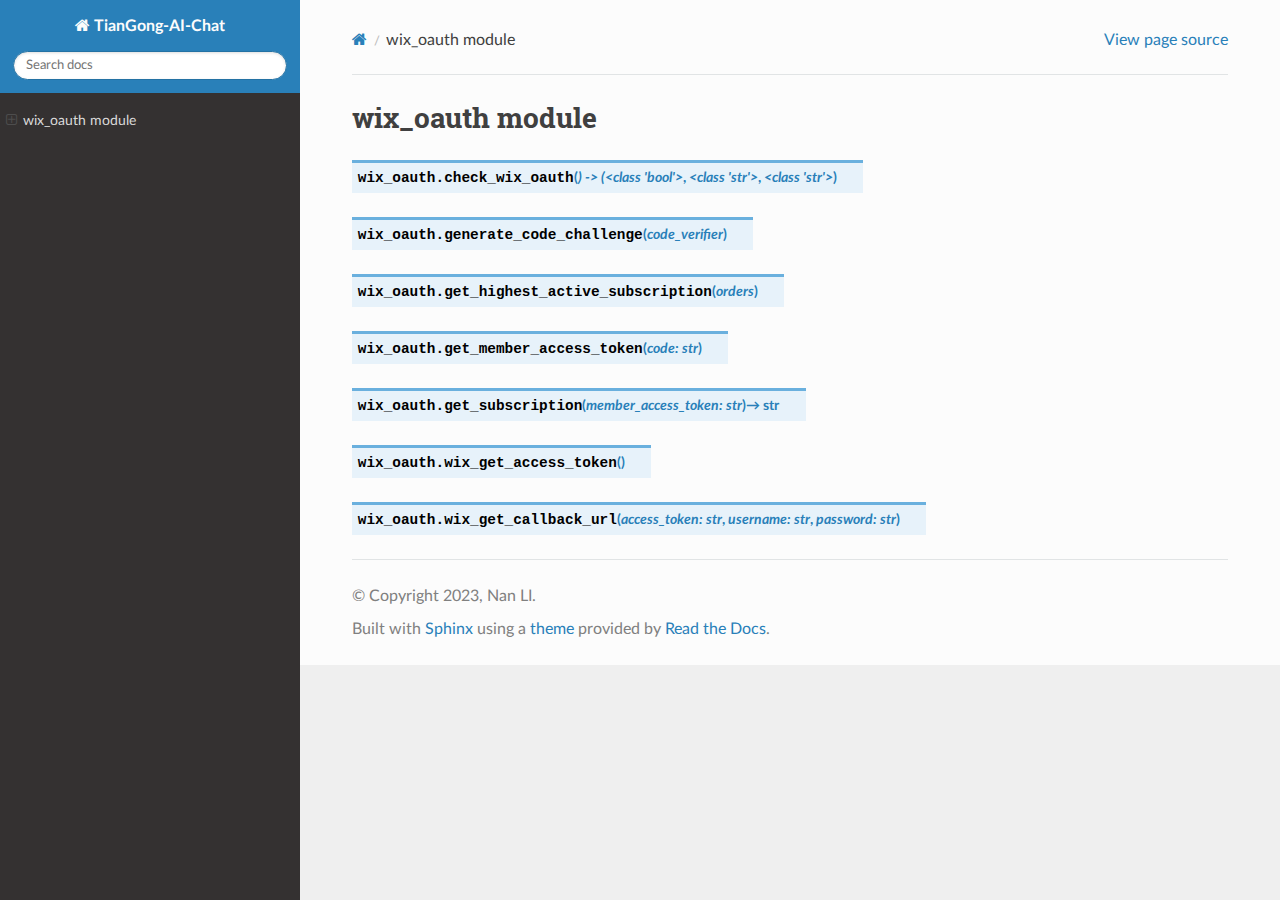
<file: docs/wix_oauth.html>
<!DOCTYPE html>
<html class="writer-html5" lang="en" data-content_root="./">
<head>
  <meta charset="utf-8" /><meta name="viewport" content="width=device-width, initial-scale=1" />

  <meta name="viewport" content="width=device-width, initial-scale=1.0" />
  <title>wix_oauth module &mdash; TianGong-AI-Chat  documentation</title>
      <link rel="stylesheet" type="text/css" href="_static/pygments.css?v=80d5e7a1" />
      <link rel="stylesheet" type="text/css" href="_static/css/theme.css?v=19f00094" />
      <link rel="stylesheet" type="text/css" href="_static/css/custom.css?v=aabb00ec" />

  
  <!--[if lt IE 9]>
    <script src="_static/js/html5shiv.min.js"></script>
  <![endif]-->
  
        <script src="_static/jquery.js?v=5d32c60e"></script>
        <script src="_static/_sphinx_javascript_frameworks_compat.js?v=2cd50e6c"></script>
        <script src="_static/documentation_options.js?v=5929fcd5"></script>
        <script src="_static/doctools.js?v=888ff710"></script>
        <script src="_static/sphinx_highlight.js?v=dc90522c"></script>
    <script src="_static/js/theme.js"></script>
    <link rel="index" title="Index" href="genindex.html" />
    <link rel="search" title="Search" href="search.html" /> 
</head>

<body class="wy-body-for-nav"> 
  <div class="wy-grid-for-nav">
    <nav data-toggle="wy-nav-shift" class="wy-nav-side">
      <div class="wy-side-scroll">
        <div class="wy-side-nav-search" >

          
          
          <a href="index.html" class="icon icon-home">
            TianGong-AI-Chat
          </a>
<div role="search">
  <form id="rtd-search-form" class="wy-form" action="search.html" method="get">
    <input type="text" name="q" placeholder="Search docs" aria-label="Search docs" />
    <input type="hidden" name="check_keywords" value="yes" />
    <input type="hidden" name="area" value="default" />
  </form>
</div>
        </div><div class="wy-menu wy-menu-vertical" data-spy="affix" role="navigation" aria-label="Navigation menu">
              <!-- Local TOC -->
              <div class="local-toc"><ul>
<li><a class="reference internal" href="#">wix_oauth module</a><ul>
<li><a class="reference internal" href="#wix_oauth.check_wix_oauth"><code class="docutils literal notranslate"><span class="pre">check_wix_oauth()</span></code></a></li>
<li><a class="reference internal" href="#wix_oauth.generate_code_challenge"><code class="docutils literal notranslate"><span class="pre">generate_code_challenge()</span></code></a></li>
<li><a class="reference internal" href="#wix_oauth.get_highest_active_subscription"><code class="docutils literal notranslate"><span class="pre">get_highest_active_subscription()</span></code></a></li>
<li><a class="reference internal" href="#wix_oauth.get_member_access_token"><code class="docutils literal notranslate"><span class="pre">get_member_access_token()</span></code></a></li>
<li><a class="reference internal" href="#wix_oauth.get_subscription"><code class="docutils literal notranslate"><span class="pre">get_subscription()</span></code></a></li>
<li><a class="reference internal" href="#wix_oauth.wix_get_access_token"><code class="docutils literal notranslate"><span class="pre">wix_get_access_token()</span></code></a></li>
<li><a class="reference internal" href="#wix_oauth.wix_get_callback_url"><code class="docutils literal notranslate"><span class="pre">wix_get_callback_url()</span></code></a></li>
</ul>
</li>
</ul>
</div>
        </div>
      </div>
    </nav>

    <section data-toggle="wy-nav-shift" class="wy-nav-content-wrap"><nav class="wy-nav-top" aria-label="Mobile navigation menu" >
          <i data-toggle="wy-nav-top" class="fa fa-bars"></i>
          <a href="index.html">TianGong-AI-Chat</a>
      </nav>

      <div class="wy-nav-content">
        <div class="rst-content">
          <div role="navigation" aria-label="Page navigation">
  <ul class="wy-breadcrumbs">
      <li><a href="index.html" class="icon icon-home" aria-label="Home"></a></li>
      <li class="breadcrumb-item active">wix_oauth module</li>
      <li class="wy-breadcrumbs-aside">
            <a href="_sources/wix_oauth.rst.txt" rel="nofollow"> View page source</a>
      </li>
  </ul>
  <hr/>
</div>
          <div role="main" class="document" itemscope="itemscope" itemtype="http://schema.org/Article">
           <div itemprop="articleBody">
             
  <section id="module-wix_oauth">
<span id="wix-oauth-module"></span><h1>wix_oauth module<a class="headerlink" href="#module-wix_oauth" title="Link to this heading"></a></h1>
<dl class="py function">
<dt class="sig sig-object py" id="wix_oauth.check_wix_oauth">
<span class="sig-prename descclassname"><span class="pre">wix_oauth.</span></span><span class="sig-name descname"><span class="pre">check_wix_oauth</span></span><span class="sig-paren">(</span><em class="sig-param"><span class="n"><span class="pre">)</span> <span class="pre">-&gt;</span> <span class="pre">(&lt;class</span> <span class="pre">'bool'&gt;</span></span></em>, <em class="sig-param"><span class="n"><span class="pre">&lt;class</span> <span class="pre">'str'&gt;</span></span></em>, <em class="sig-param"><span class="n"><span class="pre">&lt;class</span> <span class="pre">'str'&gt;</span></span></em><span class="sig-paren">)</span><a class="headerlink" href="#wix_oauth.check_wix_oauth" title="Link to this definition"></a></dt>
<dd></dd></dl>

<dl class="py function">
<dt class="sig sig-object py" id="wix_oauth.generate_code_challenge">
<span class="sig-prename descclassname"><span class="pre">wix_oauth.</span></span><span class="sig-name descname"><span class="pre">generate_code_challenge</span></span><span class="sig-paren">(</span><em class="sig-param"><span class="n"><span class="pre">code_verifier</span></span></em><span class="sig-paren">)</span><a class="headerlink" href="#wix_oauth.generate_code_challenge" title="Link to this definition"></a></dt>
<dd></dd></dl>

<dl class="py function">
<dt class="sig sig-object py" id="wix_oauth.get_highest_active_subscription">
<span class="sig-prename descclassname"><span class="pre">wix_oauth.</span></span><span class="sig-name descname"><span class="pre">get_highest_active_subscription</span></span><span class="sig-paren">(</span><em class="sig-param"><span class="n"><span class="pre">orders</span></span></em><span class="sig-paren">)</span><a class="headerlink" href="#wix_oauth.get_highest_active_subscription" title="Link to this definition"></a></dt>
<dd></dd></dl>

<dl class="py function">
<dt class="sig sig-object py" id="wix_oauth.get_member_access_token">
<span class="sig-prename descclassname"><span class="pre">wix_oauth.</span></span><span class="sig-name descname"><span class="pre">get_member_access_token</span></span><span class="sig-paren">(</span><em class="sig-param"><span class="n"><span class="pre">code</span></span><span class="p"><span class="pre">:</span></span><span class="w"> </span><span class="n"><span class="pre">str</span></span></em><span class="sig-paren">)</span><a class="headerlink" href="#wix_oauth.get_member_access_token" title="Link to this definition"></a></dt>
<dd></dd></dl>

<dl class="py function">
<dt class="sig sig-object py" id="wix_oauth.get_subscription">
<span class="sig-prename descclassname"><span class="pre">wix_oauth.</span></span><span class="sig-name descname"><span class="pre">get_subscription</span></span><span class="sig-paren">(</span><em class="sig-param"><span class="n"><span class="pre">member_access_token</span></span><span class="p"><span class="pre">:</span></span><span class="w"> </span><span class="n"><span class="pre">str</span></span></em><span class="sig-paren">)</span> <span class="sig-return"><span class="sig-return-icon">&#x2192;</span> <span class="sig-return-typehint"><span class="pre">str</span></span></span><a class="headerlink" href="#wix_oauth.get_subscription" title="Link to this definition"></a></dt>
<dd></dd></dl>

<dl class="py function">
<dt class="sig sig-object py" id="wix_oauth.wix_get_access_token">
<span class="sig-prename descclassname"><span class="pre">wix_oauth.</span></span><span class="sig-name descname"><span class="pre">wix_get_access_token</span></span><span class="sig-paren">(</span><span class="sig-paren">)</span><a class="headerlink" href="#wix_oauth.wix_get_access_token" title="Link to this definition"></a></dt>
<dd></dd></dl>

<dl class="py function">
<dt class="sig sig-object py" id="wix_oauth.wix_get_callback_url">
<span class="sig-prename descclassname"><span class="pre">wix_oauth.</span></span><span class="sig-name descname"><span class="pre">wix_get_callback_url</span></span><span class="sig-paren">(</span><em class="sig-param"><span class="n"><span class="pre">access_token</span></span><span class="p"><span class="pre">:</span></span><span class="w"> </span><span class="n"><span class="pre">str</span></span></em>, <em class="sig-param"><span class="n"><span class="pre">username</span></span><span class="p"><span class="pre">:</span></span><span class="w"> </span><span class="n"><span class="pre">str</span></span></em>, <em class="sig-param"><span class="n"><span class="pre">password</span></span><span class="p"><span class="pre">:</span></span><span class="w"> </span><span class="n"><span class="pre">str</span></span></em><span class="sig-paren">)</span><a class="headerlink" href="#wix_oauth.wix_get_callback_url" title="Link to this definition"></a></dt>
<dd></dd></dl>

</section>


           </div>
          </div>
          <footer>

  <hr/>

  <div role="contentinfo">
    <p>&#169; Copyright 2023, Nan LI.</p>
  </div>

  Built with <a href="https://www.sphinx-doc.org/">Sphinx</a> using a
    <a href="https://github.com/readthedocs/sphinx_rtd_theme">theme</a>
    provided by <a href="https://readthedocs.org">Read the Docs</a>.
   

</footer>
        </div>
      </div>
    </section>
  </div>
  <script>
      jQuery(function () {
          SphinxRtdTheme.Navigation.enable(true);
      });
  </script> 

</body>
</html>
</file>
<file: docs/_static/pygments.css>
.highlight pre { line-height: 125%; }
.highlight td.linenos .normal { color: inherit; background-color: transparent; padding-left: 5px; padding-right: 5px; }
.highlight span.linenos { color: inherit; background-color: transparent; padding-left: 5px; padding-right: 5px; }
.highlight td.linenos .special { color: #000000; background-color: #ffffc0; padding-left: 5px; padding-right: 5px; }
.highlight span.linenos.special { color: #000000; background-color: #ffffc0; padding-left: 5px; padding-right: 5px; }
.highlight .hll { background-color: #ffffcc }
.highlight { background: #f8f8f8; }
.highlight .c { color: #8f5902; font-style: italic } /* Comment */
.highlight .err { color: #a40000; border: 1px solid #ef2929 } /* Error */
.highlight .g { color: #000000 } /* Generic */
.highlight .k { color: #204a87; font-weight: bold } /* Keyword */
.highlight .l { color: #000000 } /* Literal */
.highlight .n { color: #000000 } /* Name */
.highlight .o { color: #ce5c00; font-weight: bold } /* Operator */
.highlight .x { color: #000000 } /* Other */
.highlight .p { color: #000000; font-weight: bold } /* Punctuation */
.highlight .ch { color: #8f5902; font-style: italic } /* Comment.Hashbang */
.highlight .cm { color: #8f5902; font-style: italic } /* Comment.Multiline */
.highlight .cp { color: #8f5902; font-style: italic } /* Comment.Preproc */
.highlight .cpf { color: #8f5902; font-style: italic } /* Comment.PreprocFile */
.highlight .c1 { color: #8f5902; font-style: italic } /* Comment.Single */
.highlight .cs { color: #8f5902; font-style: italic } /* Comment.Special */
.highlight .gd { color: #a40000 } /* Generic.Deleted */
.highlight .ge { color: #000000; font-style: italic } /* Generic.Emph */
.highlight .ges { color: #000000; font-weight: bold; font-style: italic } /* Generic.EmphStrong */
.highlight .gr { color: #ef2929 } /* Generic.Error */
.highlight .gh { color: #000080; font-weight: bold } /* Generic.Heading */
.highlight .gi { color: #00A000 } /* Generic.Inserted */
.highlight .go { color: #000000; font-style: italic } /* Generic.Output */
.highlight .gp { color: #8f5902 } /* Generic.Prompt */
.highlight .gs { color: #000000; font-weight: bold } /* Generic.Strong */
.highlight .gu { color: #800080; font-weight: bold } /* Generic.Subheading */
.highlight .gt { color: #a40000; font-weight: bold } /* Generic.Traceback */
.highlight .kc { color: #204a87; font-weight: bold } /* Keyword.Constant */
.highlight .kd { color: #204a87; font-weight: bold } /* Keyword.Declaration */
.highlight .kn { color: #204a87; font-weight: bold } /* Keyword.Namespace */
.highlight .kp { color: #204a87; font-weight: bold } /* Keyword.Pseudo */
.highlight .kr { color: #204a87; font-weight: bold } /* Keyword.Reserved */
.highlight .kt { color: #204a87; font-weight: bold } /* Keyword.Type */
.highlight .ld { color: #000000 } /* Literal.Date */
.highlight .m { color: #0000cf; font-weight: bold } /* Literal.Number */
.highlight .s { color: #4e9a06 } /* Literal.String */
.highlight .na { color: #c4a000 } /* Name.Attribute */
.highlight .nb { color: #204a87 } /* Name.Builtin */
.highlight .nc { color: #000000 } /* Name.Class */
.highlight .no { color: #000000 } /* Name.Constant */
.highlight .nd { color: #5c35cc; font-weight: bold } /* Name.Decorator */
.highlight .ni { color: #ce5c00 } /* Name.Entity */
.highlight .ne { color: #cc0000; font-weight: bold } /* Name.Exception */
.highlight .nf { color: #000000 } /* Name.Function */
.highlight .nl { color: #f57900 } /* Name.Label */
.highlight .nn { color: #000000 } /* Name.Namespace */
.highlight .nx { color: #000000 } /* Name.Other */
.highlight .py { color: #000000 } /* Name.Property */
.highlight .nt { color: #204a87; font-weight: bold } /* Name.Tag */
.highlight .nv { color: #000000 } /* Name.Variable */
.highlight .ow { color: #204a87; font-weight: bold } /* Operator.Word */
.highlight .pm { color: #000000; font-weight: bold } /* Punctuation.Marker */
.highlight .w { color: #f8f8f8 } /* Text.Whitespace */
.highlight .mb { color: #0000cf; font-weight: bold } /* Literal.Number.Bin */
.highlight .mf { color: #0000cf; font-weight: bold } /* Literal.Number.Float */
.highlight .mh { color: #0000cf; font-weight: bold } /* Literal.Number.Hex */
.highlight .mi { color: #0000cf; font-weight: bold } /* Literal.Number.Integer */
.highlight .mo { color: #0000cf; font-weight: bold } /* Literal.Number.Oct */
.highlight .sa { color: #4e9a06 } /* Literal.String.Affix */
.highlight .sb { color: #4e9a06 } /* Literal.String.Backtick */
.highlight .sc { color: #4e9a06 } /* Literal.String.Char */
.highlight .dl { color: #4e9a06 } /* Literal.String.Delimiter */
.highlight .sd { color: #8f5902; font-style: italic } /* Literal.String.Doc */
.highlight .s2 { color: #4e9a06 } /* Literal.String.Double */
.highlight .se { color: #4e9a06 } /* Literal.String.Escape */
.highlight .sh { color: #4e9a06 } /* Literal.String.Heredoc */
.highlight .si { color: #4e9a06 } /* Literal.String.Interpol */
.highlight .sx { color: #4e9a06 } /* Literal.String.Other */
.highlight .sr { color: #4e9a06 } /* Literal.String.Regex */
.highlight .s1 { color: #4e9a06 } /* Literal.String.Single */
.highlight .ss { color: #4e9a06 } /* Literal.String.Symbol */
.highlight .bp { color: #3465a4 } /* Name.Builtin.Pseudo */
.highlight .fm { color: #000000 } /* Name.Function.Magic */
.highlight .vc { color: #000000 } /* Name.Variable.Class */
.highlight .vg { color: #000000 } /* Name.Variable.Global */
.highlight .vi { color: #000000 } /* Name.Variable.Instance */
.highlight .vm { color: #000000 } /* Name.Variable.Magic */
.highlight .il { color: #0000cf; font-weight: bold } /* Literal.Number.Integer.Long */
@media not print {
body[data-theme="dark"] .highlight pre { line-height: 125%; }
body[data-theme="dark"] .highlight td.linenos .normal { color: #aaaaaa; background-color: transparent; padding-left: 5px; padding-right: 5px; }
body[data-theme="dark"] .highlight span.linenos { color: #aaaaaa; background-color: transparent; padding-left: 5px; padding-right: 5px; }
body[data-theme="dark"] .highlight td.linenos .special { color: #000000; background-color: #ffffc0; padding-left: 5px; padding-right: 5px; }
body[data-theme="dark"] .highlight span.linenos.special { color: #000000; background-color: #ffffc0; padding-left: 5px; padding-right: 5px; }
body[data-theme="dark"] .highlight .hll { background-color: #404040 }
body[data-theme="dark"] .highlight { background: #202020; color: #d0d0d0 }
body[data-theme="dark"] .highlight .c { color: #ababab; font-style: italic } /* Comment */
body[data-theme="dark"] .highlight .err { color: #a61717; background-color: #e3d2d2 } /* Error */
body[data-theme="dark"] .highlight .esc { color: #d0d0d0 } /* Escape */
body[data-theme="dark"] .highlight .g { color: #d0d0d0 } /* Generic */
body[data-theme="dark"] .highlight .k { color: #6ebf26; font-weight: bold } /* Keyword */
body[data-theme="dark"] .highlight .l { color: #d0d0d0 } /* Literal */
body[data-theme="dark"] .highlight .n { color: #d0d0d0 } /* Name */
body[data-theme="dark"] .highlight .o { color: #d0d0d0 } /* Operator */
body[data-theme="dark"] .highlight .x { color: #d0d0d0 } /* Other */
body[data-theme="dark"] .highlight .p { color: #d0d0d0 } /* Punctuation */
body[data-theme="dark"] .highlight .ch { color: #ababab; font-style: italic } /* Comment.Hashbang */
body[data-theme="dark"] .highlight .cm { color: #ababab; font-style: italic } /* Comment.Multiline */
body[data-theme="dark"] .highlight .cp { color: #ff3a3a; font-weight: bold } /* Comment.Preproc */
body[data-theme="dark"] .highlight .cpf { color: #ababab; font-style: italic } /* Comment.PreprocFile */
body[data-theme="dark"] .highlight .c1 { color: #ababab; font-style: italic } /* Comment.Single */
body[data-theme="dark"] .highlight .cs { color: #e50808; font-weight: bold; background-color: #520000 } /* Comment.Special */
body[data-theme="dark"] .highlight .gd { color: #d22323 } /* Generic.Deleted */
body[data-theme="dark"] .highlight .ge { color: #d0d0d0; font-style: italic } /* Generic.Emph */
body[data-theme="dark"] .highlight .ges { color: #d0d0d0; font-weight: bold; font-style: italic } /* Generic.EmphStrong */
body[data-theme="dark"] .highlight .gr { color: #d22323 } /* Generic.Error */
body[data-theme="dark"] .highlight .gh { color: #ffffff; font-weight: bold } /* Generic.Heading */
body[data-theme="dark"] .highlight .gi { color: #589819 } /* Generic.Inserted */
body[data-theme="dark"] .highlight .go { color: #cccccc } /* Generic.Output */
body[data-theme="dark"] .highlight .gp { color: #aaaaaa } /* Generic.Prompt */
body[data-theme="dark"] .highlight .gs { color: #d0d0d0; font-weight: bold } /* Generic.Strong */
body[data-theme="dark"] .highlight .gu { color: #ffffff; text-decoration: underline } /* Generic.Subheading */
body[data-theme="dark"] .highlight .gt { color: #d22323 } /* Generic.Traceback */
body[data-theme="dark"] .highlight .kc { color: #6ebf26; font-weight: bold } /* Keyword.Constant */
body[data-theme="dark"] .highlight .kd { color: #6ebf26; font-weight: bold } /* Keyword.Declaration */
body[data-theme="dark"] .highlight .kn { color: #6ebf26; font-weight: bold } /* Keyword.Namespace */
body[data-theme="dark"] .highlight .kp { color: #6ebf26 } /* Keyword.Pseudo */
body[data-theme="dark"] .highlight .kr { color: #6ebf26; font-weight: bold } /* Keyword.Reserved */
body[data-theme="dark"] .highlight .kt { color: #6ebf26; font-weight: bold } /* Keyword.Type */
body[data-theme="dark"] .highlight .ld { color: #d0d0d0 } /* Literal.Date */
body[data-theme="dark"] .highlight .m { color: #51b2fd } /* Literal.Number */
body[data-theme="dark"] .highlight .s { color: #ed9d13 } /* Literal.String */
body[data-theme="dark"] .highlight .na { color: #bbbbbb } /* Name.Attribute */
body[data-theme="dark"] .highlight .nb { color: #2fbccd } /* Name.Builtin */
body[data-theme="dark"] .highlight .nc { color: #71adff; text-decoration: underline } /* Name.Class */
body[data-theme="dark"] .highlight .no { color: #40ffff } /* Name.Constant */
body[data-theme="dark"] .highlight .nd { color: #ffa500 } /* Name.Decorator */
body[data-theme="dark"] .highlight .ni { color: #d0d0d0 } /* Name.Entity */
body[data-theme="dark"] .highlight .ne { color: #bbbbbb } /* Name.Exception */
body[data-theme="dark"] .highlight .nf { color: #71adff } /* Name.Function */
body[data-theme="dark"] .highlight .nl { color: #d0d0d0 } /* Name.Label */
body[data-theme="dark"] .highlight .nn { color: #71adff; text-decoration: underline } /* Name.Namespace */
body[data-theme="dark"] .highlight .nx { color: #d0d0d0 } /* Name.Other */
body[data-theme="dark"] .highlight .py { color: #d0d0d0 } /* Name.Property */
body[data-theme="dark"] .highlight .nt { color: #6ebf26; font-weight: bold } /* Name.Tag */
body[data-theme="dark"] .highlight .nv { color: #40ffff } /* Name.Variable */
body[data-theme="dark"] .highlight .ow { color: #6ebf26; font-weight: bold } /* Operator.Word */
body[data-theme="dark"] .highlight .pm { color: #d0d0d0 } /* Punctuation.Marker */
body[data-theme="dark"] .highlight .w { color: #666666 } /* Text.Whitespace */
body[data-theme="dark"] .highlight .mb { color: #51b2fd } /* Literal.Number.Bin */
body[data-theme="dark"] .highlight .mf { color: #51b2fd } /* Literal.Number.Float */
body[data-theme="dark"] .highlight .mh { color: #51b2fd } /* Literal.Number.Hex */
body[data-theme="dark"] .highlight .mi { color: #51b2fd } /* Literal.Number.Integer */
body[data-theme="dark"] .highlight .mo { color: #51b2fd } /* Literal.Number.Oct */
body[data-theme="dark"] .highlight .sa { color: #ed9d13 } /* Literal.String.Affix */
body[data-theme="dark"] .highlight .sb { color: #ed9d13 } /* Literal.String.Backtick */
body[data-theme="dark"] .highlight .sc { color: #ed9d13 } /* Literal.String.Char */
body[data-theme="dark"] .highlight .dl { color: #ed9d13 } /* Literal.String.Delimiter */
body[data-theme="dark"] .highlight .sd { color: #ed9d13 } /* Literal.String.Doc */
body[data-theme="dark"] .highlight .s2 { color: #ed9d13 } /* Literal.String.Double */
body[data-theme="dark"] .highlight .se { color: #ed9d13 } /* Literal.String.Escape */
body[data-theme="dark"] .highlight .sh { color: #ed9d13 } /* Literal.String.Heredoc */
body[data-theme="dark"] .highlight .si { color: #ed9d13 } /* Literal.String.Interpol */
body[data-theme="dark"] .highlight .sx { color: #ffa500 } /* Literal.String.Other */
body[data-theme="dark"] .highlight .sr { color: #ed9d13 } /* Literal.String.Regex */
body[data-theme="dark"] .highlight .s1 { color: #ed9d13 } /* Literal.String.Single */
body[data-theme="dark"] .highlight .ss { color: #ed9d13 } /* Literal.String.Symbol */
body[data-theme="dark"] .highlight .bp { color: #2fbccd } /* Name.Builtin.Pseudo */
body[data-theme="dark"] .highlight .fm { color: #71adff } /* Name.Function.Magic */
body[data-theme="dark"] .highlight .vc { color: #40ffff } /* Name.Variable.Class */
body[data-theme="dark"] .highlight .vg { color: #40ffff } /* Name.Variable.Global */
body[data-theme="dark"] .highlight .vi { color: #40ffff } /* Name.Variable.Instance */
body[data-theme="dark"] .highlight .vm { color: #40ffff } /* Name.Variable.Magic */
body[data-theme="dark"] .highlight .il { color: #51b2fd } /* Literal.Number.Integer.Long */
@media (prefers-color-scheme: dark) {
body:not([data-theme="light"]) .highlight pre { line-height: 125%; }
body:not([data-theme="light"]) .highlight td.linenos .normal { color: #aaaaaa; background-color: transparent; padding-left: 5px; padding-right: 5px; }
body:not([data-theme="light"]) .highlight span.linenos { color: #aaaaaa; background-color: transparent; padding-left: 5px; padding-right: 5px; }
body:not([data-theme="light"]) .highlight td.linenos .special { color: #000000; background-color: #ffffc0; padding-left: 5px; padding-right: 5px; }
body:not([data-theme="light"]) .highlight span.linenos.special { color: #000000; background-color: #ffffc0; padding-left: 5px; padding-right: 5px; }
body:not([data-theme="light"]) .highlight .hll { background-color: #404040 }
body:not([data-theme="light"]) .highlight { background: #202020; color: #d0d0d0 }
body:not([data-theme="light"]) .highlight .c { color: #ababab; font-style: italic } /* Comment */
body:not([data-theme="light"]) .highlight .err { color: #a61717; background-color: #e3d2d2 } /* Error */
body:not([data-theme="light"]) .highlight .esc { color: #d0d0d0 } /* Escape */
body:not([data-theme="light"]) .highlight .g { color: #d0d0d0 } /* Generic */
body:not([data-theme="light"]) .highlight .k { color: #6ebf26; font-weight: bold } /* Keyword */
body:not([data-theme="light"]) .highlight .l { color: #d0d0d0 } /* Literal */
body:not([data-theme="light"]) .highlight .n { color: #d0d0d0 } /* Name */
body:not([data-theme="light"]) .highlight .o { color: #d0d0d0 } /* Operator */
body:not([data-theme="light"]) .highlight .x { color: #d0d0d0 } /* Other */
body:not([data-theme="light"]) .highlight .p { color: #d0d0d0 } /* Punctuation */
body:not([data-theme="light"]) .highlight .ch { color: #ababab; font-style: italic } /* Comment.Hashbang */
body:not([data-theme="light"]) .highlight .cm { color: #ababab; font-style: italic } /* Comment.Multiline */
body:not([data-theme="light"]) .highlight .cp { color: #ff3a3a; font-weight: bold } /* Comment.Preproc */
body:not([data-theme="light"]) .highlight .cpf { color: #ababab; font-style: italic } /* Comment.PreprocFile */
body:not([data-theme="light"]) .highlight .c1 { color: #ababab; font-style: italic } /* Comment.Single */
body:not([data-theme="light"]) .highlight .cs { color: #e50808; font-weight: bold; background-color: #520000 } /* Comment.Special */
body:not([data-theme="light"]) .highlight .gd { color: #d22323 } /* Generic.Deleted */
body:not([data-theme="light"]) .highlight .ge { color: #d0d0d0; font-style: italic } /* Generic.Emph */
body:not([data-theme="light"]) .highlight .ges { color: #d0d0d0; font-weight: bold; font-style: italic } /* Generic.EmphStrong */
body:not([data-theme="light"]) .highlight .gr { color: #d22323 } /* Generic.Error */
body:not([data-theme="light"]) .highlight .gh { color: #ffffff; font-weight: bold } /* Generic.Heading */
body:not([data-theme="light"]) .highlight .gi { color: #589819 } /* Generic.Inserted */
body:not([data-theme="light"]) .highlight .go { color: #cccccc } /* Generic.Output */
body:not([data-theme="light"]) .highlight .gp { color: #aaaaaa } /* Generic.Prompt */
body:not([data-theme="light"]) .highlight .gs { color: #d0d0d0; font-weight: bold } /* Generic.Strong */
body:not([data-theme="light"]) .highlight .gu { color: #ffffff; text-decoration: underline } /* Generic.Subheading */
body:not([data-theme="light"]) .highlight .gt { color: #d22323 } /* Generic.Traceback */
body:not([data-theme="light"]) .highlight .kc { color: #6ebf26; font-weight: bold } /* Keyword.Constant */
body:not([data-theme="light"]) .highlight .kd { color: #6ebf26; font-weight: bold } /* Keyword.Declaration */
body:not([data-theme="light"]) .highlight .kn { color: #6ebf26; font-weight: bold } /* Keyword.Namespace */
body:not([data-theme="light"]) .highlight .kp { color: #6ebf26 } /* Keyword.Pseudo */
body:not([data-theme="light"]) .highlight .kr { color: #6ebf26; font-weight: bold } /* Keyword.Reserved */
body:not([data-theme="light"]) .highlight .kt { color: #6ebf26; font-weight: bold } /* Keyword.Type */
body:not([data-theme="light"]) .highlight .ld { color: #d0d0d0 } /* Literal.Date */
body:not([data-theme="light"]) .highlight .m { color: #51b2fd } /* Literal.Number */
body:not([data-theme="light"]) .highlight .s { color: #ed9d13 } /* Literal.String */
body:not([data-theme="light"]) .highlight .na { color: #bbbbbb } /* Name.Attribute */
body:not([data-theme="light"]) .highlight .nb { color: #2fbccd } /* Name.Builtin */
body:not([data-theme="light"]) .highlight .nc { color: #71adff; text-decoration: underline } /* Name.Class */
body:not([data-theme="light"]) .highlight .no { color: #40ffff } /* Name.Constant */
body:not([data-theme="light"]) .highlight .nd { color: #ffa500 } /* Name.Decorator */
body:not([data-theme="light"]) .highlight .ni { color: #d0d0d0 } /* Name.Entity */
body:not([data-theme="light"]) .highlight .ne { color: #bbbbbb } /* Name.Exception */
body:not([data-theme="light"]) .highlight .nf { color: #71adff } /* Name.Function */
body:not([data-theme="light"]) .highlight .nl { color: #d0d0d0 } /* Name.Label */
body:not([data-theme="light"]) .highlight .nn { color: #71adff; text-decoration: underline } /* Name.Namespace */
body:not([data-theme="light"]) .highlight .nx { color: #d0d0d0 } /* Name.Other */
body:not([data-theme="light"]) .highlight .py { color: #d0d0d0 } /* Name.Property */
body:not([data-theme="light"]) .highlight .nt { color: #6ebf26; font-weight: bold } /* Name.Tag */
body:not([data-theme="light"]) .highlight .nv { color: #40ffff } /* Name.Variable */
body:not([data-theme="light"]) .highlight .ow { color: #6ebf26; font-weight: bold } /* Operator.Word */
body:not([data-theme="light"]) .highlight .pm { color: #d0d0d0 } /* Punctuation.Marker */
body:not([data-theme="light"]) .highlight .w { color: #666666 } /* Text.Whitespace */
body:not([data-theme="light"]) .highlight .mb { color: #51b2fd } /* Literal.Number.Bin */
body:not([data-theme="light"]) .highlight .mf { color: #51b2fd } /* Literal.Number.Float */
body:not([data-theme="light"]) .highlight .mh { color: #51b2fd } /* Literal.Number.Hex */
body:not([data-theme="light"]) .highlight .mi { color: #51b2fd } /* Literal.Number.Integer */
body:not([data-theme="light"]) .highlight .mo { color: #51b2fd } /* Literal.Number.Oct */
body:not([data-theme="light"]) .highlight .sa { color: #ed9d13 } /* Literal.String.Affix */
body:not([data-theme="light"]) .highlight .sb { color: #ed9d13 } /* Literal.String.Backtick */
body:not([data-theme="light"]) .highlight .sc { color: #ed9d13 } /* Literal.String.Char */
body:not([data-theme="light"]) .highlight .dl { color: #ed9d13 } /* Literal.String.Delimiter */
body:not([data-theme="light"]) .highlight .sd { color: #ed9d13 } /* Literal.String.Doc */
body:not([data-theme="light"]) .highlight .s2 { color: #ed9d13 } /* Literal.String.Double */
body:not([data-theme="light"]) .highlight .se { color: #ed9d13 } /* Literal.String.Escape */
body:not([data-theme="light"]) .highlight .sh { color: #ed9d13 } /* Literal.String.Heredoc */
body:not([data-theme="light"]) .highlight .si { color: #ed9d13 } /* Literal.String.Interpol */
body:not([data-theme="light"]) .highlight .sx { color: #ffa500 } /* Literal.String.Other */
body:not([data-theme="light"]) .highlight .sr { color: #ed9d13 } /* Literal.String.Regex */
body:not([data-theme="light"]) .highlight .s1 { color: #ed9d13 } /* Literal.String.Single */
body:not([data-theme="light"]) .highlight .ss { color: #ed9d13 } /* Literal.String.Symbol */
body:not([data-theme="light"]) .highlight .bp { color: #2fbccd } /* Name.Builtin.Pseudo */
body:not([data-theme="light"]) .highlight .fm { color: #71adff } /* Name.Function.Magic */
body:not([data-theme="light"]) .highlight .vc { color: #40ffff } /* Name.Variable.Class */
body:not([data-theme="light"]) .highlight .vg { color: #40ffff } /* Name.Variable.Global */
body:not([data-theme="light"]) .highlight .vi { color: #40ffff } /* Name.Variable.Instance */
body:not([data-theme="light"]) .highlight .vm { color: #40ffff } /* Name.Variable.Magic */
body:not([data-theme="light"]) .highlight .il { color: #51b2fd } /* Literal.Number.Integer.Long */
}
}
</file>
<file: docs/_static/styles/furo-extensions.css>
#furo-sidebar-ad-placement{padding:var(--sidebar-item-spacing-vertical) var(--sidebar-item-spacing-horizontal)}#furo-sidebar-ad-placement .ethical-sidebar{background:var(--color-background-secondary);border:none;box-shadow:none}#furo-sidebar-ad-placement .ethical-sidebar:hover{background:var(--color-background-hover)}#furo-sidebar-ad-placement .ethical-sidebar a{color:var(--color-foreground-primary)}#furo-sidebar-ad-placement .ethical-callout a{color:var(--color-foreground-secondary)!important}#furo-readthedocs-versions{background:transparent;display:block;position:static;width:100%}#furo-readthedocs-versions .rst-versions{background:#1a1c1e}#furo-readthedocs-versions .rst-current-version{background:var(--color-sidebar-item-background);cursor:unset}#furo-readthedocs-versions .rst-current-version:hover{background:var(--color-sidebar-item-background)}#furo-readthedocs-versions .rst-current-version .fa-book{color:var(--color-foreground-primary)}#furo-readthedocs-versions>.rst-other-versions{padding:0}#furo-readthedocs-versions>.rst-other-versions small{opacity:1}#furo-readthedocs-versions .injected .rst-versions{position:unset}#furo-readthedocs-versions:focus-within,#furo-readthedocs-versions:hover{box-shadow:0 0 0 1px var(--color-sidebar-background-border)}#furo-readthedocs-versions:focus-within .rst-current-version,#furo-readthedocs-versions:hover .rst-current-version{background:#1a1c1e;font-size:inherit;height:auto;line-height:inherit;padding:12px;text-align:right}#furo-readthedocs-versions:focus-within .rst-current-version .fa-book,#furo-readthedocs-versions:hover .rst-current-version .fa-book{color:#fff;float:left}#furo-readthedocs-versions:focus-within .fa-caret-down,#furo-readthedocs-versions:hover .fa-caret-down{display:none}#furo-readthedocs-versions:focus-within .injected,#furo-readthedocs-versions:focus-within .rst-current-version,#furo-readthedocs-versions:focus-within .rst-other-versions,#furo-readthedocs-versions:hover .injected,#furo-readthedocs-versions:hover .rst-current-version,#furo-readthedocs-versions:hover .rst-other-versions{display:block}#furo-readthedocs-versions:focus-within>.rst-current-version,#furo-readthedocs-versions:hover>.rst-current-version{display:none}.highlight:hover button.copybtn{color:var(--color-code-foreground)}.highlight button.copybtn{align-items:center;background-color:var(--color-code-background);border:none;color:var(--color-background-item);cursor:pointer;height:1.25em;opacity:1;right:.5rem;top:.625rem;transition:color .3s,opacity .3s;width:1.25em}.highlight button.copybtn:hover{background-color:var(--color-code-background);color:var(--color-brand-content)}.highlight button.copybtn:after{background-color:transparent;color:var(--color-code-foreground);display:none}.highlight button.copybtn.success{color:#22863a;transition:color 0ms}.highlight button.copybtn.success:after{display:block}.highlight button.copybtn svg{padding:0}body{--sd-color-primary:var(--color-brand-primary);--sd-color-primary-highlight:var(--color-brand-content);--sd-color-primary-text:var(--color-background-primary);--sd-color-shadow:rgba(0,0,0,.05);--sd-color-card-border:var(--color-card-border);--sd-color-card-border-hover:var(--color-brand-content);--sd-color-card-background:var(--color-card-background);--sd-color-card-text:var(--color-foreground-primary);--sd-color-card-header:var(--color-card-marginals-background);--sd-color-card-footer:var(--color-card-marginals-background);--sd-color-tabs-label-active:var(--color-brand-content);--sd-color-tabs-label-hover:var(--color-foreground-muted);--sd-color-tabs-label-inactive:var(--color-foreground-muted);--sd-color-tabs-underline-active:var(--color-brand-content);--sd-color-tabs-underline-hover:var(--color-foreground-border);--sd-color-tabs-underline-inactive:var(--color-background-border);--sd-color-tabs-overline:var(--color-background-border);--sd-color-tabs-underline:var(--color-background-border)}.sd-tab-content{box-shadow:0 -2px var(--sd-color-tabs-overline),0 1px var(--sd-color-tabs-underline)}.sd-card{box-shadow:0 .1rem .25rem var(--sd-color-shadow),0 0 .0625rem rgba(0,0,0,.1)}.sd-shadow-sm{box-shadow:0 .1rem .25rem var(--sd-color-shadow),0 0 .0625rem rgba(0,0,0,.1)!important}.sd-shadow-md{box-shadow:0 .3rem .75rem var(--sd-color-shadow),0 0 .0625rem rgba(0,0,0,.1)!important}.sd-shadow-lg{box-shadow:0 .6rem 1.5rem var(--sd-color-shadow),0 0 .0625rem rgba(0,0,0,.1)!important}.sd-card-hover:hover{transform:none}.sd-cards-carousel{gap:.25rem;padding:.25rem}body{--tabs--label-text:var(--color-foreground-muted);--tabs--label-text--hover:var(--color-foreground-muted);--tabs--label-text--active:var(--color-brand-content);--tabs--label-text--active--hover:var(--color-brand-content);--tabs--label-background:transparent;--tabs--label-background--hover:transparent;--tabs--label-background--active:transparent;--tabs--label-background--active--hover:transparent;--tabs--padding-x:0.25em;--tabs--margin-x:1em;--tabs--border:var(--color-background-border);--tabs--label-border:transparent;--tabs--label-border--hover:var(--color-foreground-muted);--tabs--label-border--active:var(--color-brand-content);--tabs--label-border--active--hover:var(--color-brand-content)}[role=main] .container{max-width:none;padding-left:0;padding-right:0}.shadow.docutils{border:none;box-shadow:0 .2rem .5rem rgba(0,0,0,.05),0 0 .0625rem rgba(0,0,0,.1)!important}.sphinx-bs .card{background-color:var(--color-background-secondary);color:var(--color-foreground)}
/*# sourceMappingURL=furo-extensions.css.map*/
</file>
<file: docs/_static/css/theme.css>
html{box-sizing:border-box}*,:after,:before{box-sizing:inherit}article,aside,details,figcaption,figure,footer,header,hgroup,nav,section{display:block}audio,canvas,video{display:inline-block;*display:inline;*zoom:1}[hidden],audio:not([controls]){display:none}*{-webkit-box-sizing:border-box;-moz-box-sizing:border-box;box-sizing:border-box}html{font-size:100%;-webkit-text-size-adjust:100%;-ms-text-size-adjust:100%}body{margin:0}a:active,a:hover{outline:0}abbr[title]{border-bottom:1px dotted}b,strong{font-weight:700}blockquote{margin:0}dfn{font-style:italic}ins{background:#ff9;text-decoration:none}ins,mark{color:#000}mark{background:#ff0;font-style:italic;font-weight:700}.rst-content code,.rst-content tt,code,kbd,pre,samp{font-family:monospace,serif;_font-family:courier new,monospace;font-size:1em}pre{white-space:pre}q{quotes:none}q:after,q:before{content:"";content:none}small{font-size:85%}sub,sup{font-size:75%;line-height:0;position:relative;vertical-align:baseline}sup{top:-.5em}sub{bottom:-.25em}dl,ol,ul{margin:0;padding:0;list-style:none;list-style-image:none}li{list-style:none}dd{margin:0}img{border:0;-ms-interpolation-mode:bicubic;vertical-align:middle;max-width:100%}svg:not(:root){overflow:hidden}figure,form{margin:0}label{cursor:pointer}button,input,select,textarea{font-size:100%;margin:0;vertical-align:baseline;*vertical-align:middle}button,input{line-height:normal}button,input[type=button],input[type=reset],input[type=submit]{cursor:pointer;-webkit-appearance:button;*overflow:visible}button[disabled],input[disabled]{cursor:default}input[type=search]{-webkit-appearance:textfield;-moz-box-sizing:content-box;-webkit-box-sizing:content-box;box-sizing:content-box}textarea{resize:vertical}table{border-collapse:collapse;border-spacing:0}td{vertical-align:top}.chromeframe{margin:.2em 0;background:#ccc;color:#000;padding:.2em 0}.ir{display:block;border:0;text-indent:-999em;overflow:hidden;background-color:transparent;background-repeat:no-repeat;text-align:left;direction:ltr;*line-height:0}.ir br{display:none}.hidden{display:none!important;visibility:hidden}.visuallyhidden{border:0;clip:rect(0 0 0 0);height:1px;margin:-1px;overflow:hidden;padding:0;position:absolute;width:1px}.visuallyhidden.focusable:active,.visuallyhidden.focusable:focus{clip:auto;height:auto;margin:0;overflow:visible;position:static;width:auto}.invisible{visibility:hidden}.relative{position:relative}big,small{font-size:100%}@media print{body,html,section{background:none!important}*{box-shadow:none!important;text-shadow:none!important;filter:none!important;-ms-filter:none!important}a,a:visited{text-decoration:underline}.ir a:after,a[href^="#"]:after,a[href^="javascript:"]:after{content:""}blockquote,pre{page-break-inside:avoid}thead{display:table-header-group}img,tr{page-break-inside:avoid}img{max-width:100%!important}@page{margin:.5cm}.rst-content .toctree-wrapper>p.caption,h2,h3,p{orphans:3;widows:3}.rst-content .toctree-wrapper>p.caption,h2,h3{page-break-after:avoid}}.btn,.fa:before,.icon:before,.rst-content .admonition,.rst-content .admonition-title:before,.rst-content .admonition-todo,.rst-content .attention,.rst-content .caution,.rst-content .code-block-caption .headerlink:before,.rst-content .danger,.rst-content .eqno .headerlink:before,.rst-content .error,.rst-content .hint,.rst-content .important,.rst-content .note,.rst-content .seealso,.rst-content .tip,.rst-content .warning,.rst-content code.download span:first-child:before,.rst-content dl dt .headerlink:before,.rst-content h1 .headerlink:before,.rst-content h2 .headerlink:before,.rst-content h3 .headerlink:before,.rst-content h4 .headerlink:before,.rst-content h5 .headerlink:before,.rst-content h6 .headerlink:before,.rst-content p.caption .headerlink:before,.rst-content p .headerlink:before,.rst-content table>caption .headerlink:before,.rst-content tt.download span:first-child:before,.wy-alert,.wy-dropdown .caret:before,.wy-inline-validate.wy-inline-validate-danger .wy-input-context:before,.wy-inline-validate.wy-inline-validate-info .wy-input-context:before,.wy-inline-validate.wy-inline-validate-success .wy-input-context:before,.wy-inline-validate.wy-inline-validate-warning .wy-input-context:before,.wy-menu-vertical li.current>a button.toctree-expand:before,.wy-menu-vertical li.on a button.toctree-expand:before,.wy-menu-vertical li button.toctree-expand:before,input[type=color],input[type=date],input[type=datetime-local],input[type=datetime],input[type=email],input[type=month],input[type=number],input[type=password],input[type=search],input[type=tel],input[type=text],input[type=time],input[type=url],input[type=week],select,textarea{-webkit-font-smoothing:antialiased}.clearfix{*zoom:1}.clearfix:after,.clearfix:before{display:table;content:""}.clearfix:after{clear:both}/*!
 *  Font Awesome 4.7.0 by @davegandy - http://fontawesome.io - @fontawesome
 *  License - http://fontawesome.io/license (Font: SIL OFL 1.1, CSS: MIT License)
 */@font-face{font-family:FontAwesome;src:url(fonts/fontawesome-webfont.eot?674f50d287a8c48dc19ba404d20fe713);src:url(fonts/fontawesome-webfont.eot?674f50d287a8c48dc19ba404d20fe713?#iefix&v=4.7.0) format("embedded-opentype"),url(fonts/fontawesome-webfont.woff2?af7ae505a9eed503f8b8e6982036873e) format("woff2"),url(fonts/fontawesome-webfont.woff?fee66e712a8a08eef5805a46892932ad) format("woff"),url(fonts/fontawesome-webfont.ttf?b06871f281fee6b241d60582ae9369b9) format("truetype"),url(fonts/fontawesome-webfont.svg?912ec66d7572ff821749319396470bde#fontawesomeregular) format("svg");font-weight:400;font-style:normal}.fa,.icon,.rst-content .admonition-title,.rst-content .code-block-caption .headerlink,.rst-content .eqno .headerlink,.rst-content code.download span:first-child,.rst-content dl dt .headerlink,.rst-content h1 .headerlink,.rst-content h2 .headerlink,.rst-content h3 .headerlink,.rst-content h4 .headerlink,.rst-content h5 .headerlink,.rst-content h6 .headerlink,.rst-content p.caption .headerlink,.rst-content p .headerlink,.rst-content table>caption .headerlink,.rst-content tt.download span:first-child,.wy-menu-vertical li.current>a button.toctree-expand,.wy-menu-vertical li.on a button.toctree-expand,.wy-menu-vertical li button.toctree-expand{display:inline-block;font:normal normal normal 14px/1 FontAwesome;font-size:inherit;text-rendering:auto;-webkit-font-smoothing:antialiased;-moz-osx-font-smoothing:grayscale}.fa-lg{font-size:1.33333em;line-height:.75em;vertical-align:-15%}.fa-2x{font-size:2em}.fa-3x{font-size:3em}.fa-4x{font-size:4em}.fa-5x{font-size:5em}.fa-fw{width:1.28571em;text-align:center}.fa-ul{padding-left:0;margin-left:2.14286em;list-style-type:none}.fa-ul>li{position:relative}.fa-li{position:absolute;left:-2.14286em;width:2.14286em;top:.14286em;text-align:center}.fa-li.fa-lg{left:-1.85714em}.fa-border{padding:.2em .25em .15em;border:.08em solid #eee;border-radius:.1em}.fa-pull-left{float:left}.fa-pull-right{float:right}.fa-pull-left.icon,.fa.fa-pull-left,.rst-content .code-block-caption .fa-pull-left.headerlink,.rst-content .eqno .fa-pull-left.headerlink,.rst-content .fa-pull-left.admonition-title,.rst-content code.download span.fa-pull-left:first-child,.rst-content dl dt .fa-pull-left.headerlink,.rst-content h1 .fa-pull-left.headerlink,.rst-content h2 .fa-pull-left.headerlink,.rst-content h3 .fa-pull-left.headerlink,.rst-content h4 .fa-pull-left.headerlink,.rst-content h5 .fa-pull-left.headerlink,.rst-content h6 .fa-pull-left.headerlink,.rst-content p .fa-pull-left.headerlink,.rst-content table>caption .fa-pull-left.headerlink,.rst-content tt.download span.fa-pull-left:first-child,.wy-menu-vertical li.current>a button.fa-pull-left.toctree-expand,.wy-menu-vertical li.on a button.fa-pull-left.toctree-expand,.wy-menu-vertical li button.fa-pull-left.toctree-expand{margin-right:.3em}.fa-pull-right.icon,.fa.fa-pull-right,.rst-content .code-block-caption .fa-pull-right.headerlink,.rst-content .eqno .fa-pull-right.headerlink,.rst-content .fa-pull-right.admonition-title,.rst-content code.download span.fa-pull-right:first-child,.rst-content dl dt .fa-pull-right.headerlink,.rst-content h1 .fa-pull-right.headerlink,.rst-content h2 .fa-pull-right.headerlink,.rst-content h3 .fa-pull-right.headerlink,.rst-content h4 .fa-pull-right.headerlink,.rst-content h5 .fa-pull-right.headerlink,.rst-content h6 .fa-pull-right.headerlink,.rst-content p .fa-pull-right.headerlink,.rst-content table>caption .fa-pull-right.headerlink,.rst-content tt.download span.fa-pull-right:first-child,.wy-menu-vertical li.current>a button.fa-pull-right.toctree-expand,.wy-menu-vertical li.on a button.fa-pull-right.toctree-expand,.wy-menu-vertical li button.fa-pull-right.toctree-expand{margin-left:.3em}.pull-right{float:right}.pull-left{float:left}.fa.pull-left,.pull-left.icon,.rst-content .code-block-caption .pull-left.headerlink,.rst-content .eqno .pull-left.headerlink,.rst-content .pull-left.admonition-title,.rst-content code.download span.pull-left:first-child,.rst-content dl dt .pull-left.headerlink,.rst-content h1 .pull-left.headerlink,.rst-content h2 .pull-left.headerlink,.rst-content h3 .pull-left.headerlink,.rst-content h4 .pull-left.headerlink,.rst-content h5 .pull-left.headerlink,.rst-content h6 .pull-left.headerlink,.rst-content p .pull-left.headerlink,.rst-content table>caption .pull-left.headerlink,.rst-content tt.download span.pull-left:first-child,.wy-menu-vertical li.current>a button.pull-left.toctree-expand,.wy-menu-vertical li.on a button.pull-left.toctree-expand,.wy-menu-vertical li button.pull-left.toctree-expand{margin-right:.3em}.fa.pull-right,.pull-right.icon,.rst-content .code-block-caption .pull-right.headerlink,.rst-content .eqno .pull-right.headerlink,.rst-content .pull-right.admonition-title,.rst-content code.download span.pull-right:first-child,.rst-content dl dt .pull-right.headerlink,.rst-content h1 .pull-right.headerlink,.rst-content h2 .pull-right.headerlink,.rst-content h3 .pull-right.headerlink,.rst-content h4 .pull-right.headerlink,.rst-content h5 .pull-right.headerlink,.rst-content h6 .pull-right.headerlink,.rst-content p .pull-right.headerlink,.rst-content table>caption .pull-right.headerlink,.rst-content tt.download span.pull-right:first-child,.wy-menu-vertical li.current>a button.pull-right.toctree-expand,.wy-menu-vertical li.on a button.pull-right.toctree-expand,.wy-menu-vertical li button.pull-right.toctree-expand{margin-left:.3em}.fa-spin{-webkit-animation:fa-spin 2s linear infinite;animation:fa-spin 2s linear infinite}.fa-pulse{-webkit-animation:fa-spin 1s steps(8) infinite;animation:fa-spin 1s steps(8) infinite}@-webkit-keyframes fa-spin{0%{-webkit-transform:rotate(0deg);transform:rotate(0deg)}to{-webkit-transform:rotate(359deg);transform:rotate(359deg)}}@keyframes fa-spin{0%{-webkit-transform:rotate(0deg);transform:rotate(0deg)}to{-webkit-transform:rotate(359deg);transform:rotate(359deg)}}.fa-rotate-90{-ms-filter:"progid:DXImageTransform.Microsoft.BasicImage(rotation=1)";-webkit-transform:rotate(90deg);-ms-transform:rotate(90deg);transform:rotate(90deg)}.fa-rotate-180{-ms-filter:"progid:DXImageTransform.Microsoft.BasicImage(rotation=2)";-webkit-transform:rotate(180deg);-ms-transform:rotate(180deg);transform:rotate(180deg)}.fa-rotate-270{-ms-filter:"progid:DXImageTransform.Microsoft.BasicImage(rotation=3)";-webkit-transform:rotate(270deg);-ms-transform:rotate(270deg);transform:rotate(270deg)}.fa-flip-horizontal{-ms-filter:"progid:DXImageTransform.Microsoft.BasicImage(rotation=0, mirror=1)";-webkit-transform:scaleX(-1);-ms-transform:scaleX(-1);transform:scaleX(-1)}.fa-flip-vertical{-ms-filter:"progid:DXImageTransform.Microsoft.BasicImage(rotation=2, mirror=1)";-webkit-transform:scaleY(-1);-ms-transform:scaleY(-1);transform:scaleY(-1)}:root .fa-flip-horizontal,:root .fa-flip-vertical,:root .fa-rotate-90,:root .fa-rotate-180,:root .fa-rotate-270{filter:none}.fa-stack{position:relative;display:inline-block;width:2em;height:2em;line-height:2em;vertical-align:middle}.fa-stack-1x,.fa-stack-2x{position:absolute;left:0;width:100%;text-align:center}.fa-stack-1x{line-height:inherit}.fa-stack-2x{font-size:2em}.fa-inverse{color:#fff}.fa-glass:before{content:""}.fa-music:before{content:""}.fa-search:before,.icon-search:before{content:""}.fa-envelope-o:before{content:""}.fa-heart:before{content:""}.fa-star:before{content:""}.fa-star-o:before{content:""}.fa-user:before{content:""}.fa-film:before{content:""}.fa-th-large:before{content:""}.fa-th:before{content:""}.fa-th-list:before{content:""}.fa-check:before{content:""}.fa-close:before,.fa-remove:before,.fa-times:before{content:""}.fa-search-plus:before{content:""}.fa-search-minus:before{content:""}.fa-power-off:before{content:""}.fa-signal:before{content:""}.fa-cog:before,.fa-gear:before{content:""}.fa-trash-o:before{content:""}.fa-home:before,.icon-home:before{content:""}.fa-file-o:before{content:""}.fa-clock-o:before{content:""}.fa-road:before{content:""}.fa-download:before,.rst-content code.download span:first-child:before,.rst-content tt.download span:first-child:before{content:""}.fa-arrow-circle-o-down:before{content:""}.fa-arrow-circle-o-up:before{content:""}.fa-inbox:before{content:""}.fa-play-circle-o:before{content:""}.fa-repeat:before,.fa-rotate-right:before{content:""}.fa-refresh:before{content:""}.fa-list-alt:before{content:""}.fa-lock:before{content:""}.fa-flag:before{content:""}.fa-headphones:before{content:""}.fa-volume-off:before{content:""}.fa-volume-down:before{content:""}.fa-volume-up:before{content:""}.fa-qrcode:before{content:""}.fa-barcode:before{content:""}.fa-tag:before{content:""}.fa-tags:before{content:""}.fa-book:before,.icon-book:before{content:""}.fa-bookmark:before{content:""}.fa-print:before{content:""}.fa-camera:before{content:""}.fa-font:before{content:""}.fa-bold:before{content:""}.fa-italic:before{content:""}.fa-text-height:before{content:""}.fa-text-width:before{content:""}.fa-align-left:before{content:""}.fa-align-center:before{content:""}.fa-align-right:before{content:""}.fa-align-justify:before{content:""}.fa-list:before{content:""}.fa-dedent:before,.fa-outdent:before{content:""}.fa-indent:before{content:""}.fa-video-camera:before{content:""}.fa-image:before,.fa-photo:before,.fa-picture-o:before{content:""}.fa-pencil:before{content:""}.fa-map-marker:before{content:""}.fa-adjust:before{content:""}.fa-tint:before{content:""}.fa-edit:before,.fa-pencil-square-o:before{content:""}.fa-share-square-o:before{content:""}.fa-check-square-o:before{content:""}.fa-arrows:before{content:""}.fa-step-backward:before{content:""}.fa-fast-backward:before{content:""}.fa-backward:before{content:""}.fa-play:before{content:""}.fa-pause:before{content:""}.fa-stop:before{content:""}.fa-forward:before{content:""}.fa-fast-forward:before{content:""}.fa-step-forward:before{content:""}.fa-eject:before{content:""}.fa-chevron-left:before{content:""}.fa-chevron-right:before{content:""}.fa-plus-circle:before{content:""}.fa-minus-circle:before{content:""}.fa-times-circle:before,.wy-inline-validate.wy-inline-validate-danger .wy-input-context:before{content:""}.fa-check-circle:before,.wy-inline-validate.wy-inline-validate-success .wy-input-context:before{content:""}.fa-question-circle:before{content:""}.fa-info-circle:before{content:""}.fa-crosshairs:before{content:""}.fa-times-circle-o:before{content:""}.fa-check-circle-o:before{content:""}.fa-ban:before{content:""}.fa-arrow-left:before{content:""}.fa-arrow-right:before{content:""}.fa-arrow-up:before{content:""}.fa-arrow-down:before{content:""}.fa-mail-forward:before,.fa-share:before{content:""}.fa-expand:before{content:""}.fa-compress:before{content:""}.fa-plus:before{content:""}.fa-minus:before{content:""}.fa-asterisk:before{content:""}.fa-exclamation-circle:before,.rst-content .admonition-title:before,.wy-inline-validate.wy-inline-validate-info .wy-input-context:before,.wy-inline-validate.wy-inline-validate-warning .wy-input-context:before{content:""}.fa-gift:before{content:""}.fa-leaf:before{content:""}.fa-fire:before,.icon-fire:before{content:""}.fa-eye:before{content:""}.fa-eye-slash:before{content:""}.fa-exclamation-triangle:before,.fa-warning:before{content:""}.fa-plane:before{content:""}.fa-calendar:before{content:""}.fa-random:before{content:""}.fa-comment:before{content:""}.fa-magnet:before{content:""}.fa-chevron-up:before{content:""}.fa-chevron-down:before{content:""}.fa-retweet:before{content:""}.fa-shopping-cart:before{content:""}.fa-folder:before{content:""}.fa-folder-open:before{content:""}.fa-arrows-v:before{content:""}.fa-arrows-h:before{content:""}.fa-bar-chart-o:before,.fa-bar-chart:before{content:""}.fa-twitter-square:before{content:""}.fa-facebook-square:before{content:""}.fa-camera-retro:before{content:""}.fa-key:before{content:""}.fa-cogs:before,.fa-gears:before{content:""}.fa-comments:before{content:""}.fa-thumbs-o-up:before{content:""}.fa-thumbs-o-down:before{content:""}.fa-star-half:before{content:""}.fa-heart-o:before{content:""}.fa-sign-out:before{content:""}.fa-linkedin-square:before{content:""}.fa-thumb-tack:before{content:""}.fa-external-link:before{content:""}.fa-sign-in:before{content:""}.fa-trophy:before{content:""}.fa-github-square:before{content:""}.fa-upload:before{content:""}.fa-lemon-o:before{content:""}.fa-phone:before{content:""}.fa-square-o:before{content:""}.fa-bookmark-o:before{content:""}.fa-phone-square:before{content:""}.fa-twitter:before{content:""}.fa-facebook-f:before,.fa-facebook:before{content:""}.fa-github:before,.icon-github:before{content:""}.fa-unlock:before{content:""}.fa-credit-card:before{content:""}.fa-feed:before,.fa-rss:before{content:""}.fa-hdd-o:before{content:""}.fa-bullhorn:before{content:""}.fa-bell:before{content:""}.fa-certificate:before{content:""}.fa-hand-o-right:before{content:""}.fa-hand-o-left:before{content:""}.fa-hand-o-up:before{content:""}.fa-hand-o-down:before{content:""}.fa-arrow-circle-left:before,.icon-circle-arrow-left:before{content:""}.fa-arrow-circle-right:before,.icon-circle-arrow-right:before{content:""}.fa-arrow-circle-up:before{content:""}.fa-arrow-circle-down:before{content:""}.fa-globe:before{content:""}.fa-wrench:before{content:""}.fa-tasks:before{content:""}.fa-filter:before{content:""}.fa-briefcase:before{content:""}.fa-arrows-alt:before{content:""}.fa-group:before,.fa-users:before{content:""}.fa-chain:before,.fa-link:before,.icon-link:before{content:""}.fa-cloud:before{content:""}.fa-flask:before{content:""}.fa-cut:before,.fa-scissors:before{content:""}.fa-copy:before,.fa-files-o:before{content:""}.fa-paperclip:before{content:""}.fa-floppy-o:before,.fa-save:before{content:""}.fa-square:before{content:""}.fa-bars:before,.fa-navicon:before,.fa-reorder:before{content:""}.fa-list-ul:before{content:""}.fa-list-ol:before{content:""}.fa-strikethrough:before{content:""}.fa-underline:before{content:""}.fa-table:before{content:""}.fa-magic:before{content:""}.fa-truck:before{content:""}.fa-pinterest:before{content:""}.fa-pinterest-square:before{content:""}.fa-google-plus-square:before{content:""}.fa-google-plus:before{content:""}.fa-money:before{content:""}.fa-caret-down:before,.icon-caret-down:before,.wy-dropdown .caret:before{content:""}.fa-caret-up:before{content:""}.fa-caret-left:before{content:""}.fa-caret-right:before{content:""}.fa-columns:before{content:""}.fa-sort:before,.fa-unsorted:before{content:""}.fa-sort-desc:before,.fa-sort-down:before{content:""}.fa-sort-asc:before,.fa-sort-up:before{content:""}.fa-envelope:before{content:""}.fa-linkedin:before{content:""}.fa-rotate-left:before,.fa-undo:before{content:""}.fa-gavel:before,.fa-legal:before{content:""}.fa-dashboard:before,.fa-tachometer:before{content:""}.fa-comment-o:before{content:""}.fa-comments-o:before{content:""}.fa-bolt:before,.fa-flash:before{content:""}.fa-sitemap:before{content:""}.fa-umbrella:before{content:""}.fa-clipboard:before,.fa-paste:before{content:""}.fa-lightbulb-o:before{content:""}.fa-exchange:before{content:""}.fa-cloud-download:before{content:""}.fa-cloud-upload:before{content:""}.fa-user-md:before{content:""}.fa-stethoscope:before{content:""}.fa-suitcase:before{content:""}.fa-bell-o:before{content:""}.fa-coffee:before{content:""}.fa-cutlery:before{content:""}.fa-file-text-o:before{content:""}.fa-building-o:before{content:""}.fa-hospital-o:before{content:""}.fa-ambulance:before{content:""}.fa-medkit:before{content:""}.fa-fighter-jet:before{content:""}.fa-beer:before{content:""}.fa-h-square:before{content:""}.fa-plus-square:before{content:""}.fa-angle-double-left:before{content:""}.fa-angle-double-right:before{content:""}.fa-angle-double-up:before{content:""}.fa-angle-double-down:before{content:""}.fa-angle-left:before{content:""}.fa-angle-right:before{content:""}.fa-angle-up:before{content:""}.fa-angle-down:before{content:""}.fa-desktop:before{content:""}.fa-laptop:before{content:""}.fa-tablet:before{content:""}.fa-mobile-phone:before,.fa-mobile:before{content:""}.fa-circle-o:before{content:""}.fa-quote-left:before{content:""}.fa-quote-right:before{content:""}.fa-spinner:before{content:""}.fa-circle:before{content:""}.fa-mail-reply:before,.fa-reply:before{content:""}.fa-github-alt:before{content:""}.fa-folder-o:before{content:""}.fa-folder-open-o:before{content:""}.fa-smile-o:before{content:""}.fa-frown-o:before{content:""}.fa-meh-o:before{content:""}.fa-gamepad:before{content:""}.fa-keyboard-o:before{content:""}.fa-flag-o:before{content:""}.fa-flag-checkered:before{content:""}.fa-terminal:before{content:""}.fa-code:before{content:""}.fa-mail-reply-all:before,.fa-reply-all:before{content:""}.fa-star-half-empty:before,.fa-star-half-full:before,.fa-star-half-o:before{content:""}.fa-location-arrow:before{content:""}.fa-crop:before{content:""}.fa-code-fork:before{content:""}.fa-chain-broken:before,.fa-unlink:before{content:""}.fa-question:before{content:""}.fa-info:before{content:""}.fa-exclamation:before{content:""}.fa-superscript:before{content:""}.fa-subscript:before{content:""}.fa-eraser:before{content:""}.fa-puzzle-piece:before{content:""}.fa-microphone:before{content:""}.fa-microphone-slash:before{content:""}.fa-shield:before{content:""}.fa-calendar-o:before{content:""}.fa-fire-extinguisher:before{content:""}.fa-rocket:before{content:""}.fa-maxcdn:before{content:""}.fa-chevron-circle-left:before{content:""}.fa-chevron-circle-right:before{content:""}.fa-chevron-circle-up:before{content:""}.fa-chevron-circle-down:before{content:""}.fa-html5:before{content:""}.fa-css3:before{content:""}.fa-anchor:before{content:""}.fa-unlock-alt:before{content:""}.fa-bullseye:before{content:""}.fa-ellipsis-h:before{content:""}.fa-ellipsis-v:before{content:""}.fa-rss-square:before{content:""}.fa-play-circle:before{content:""}.fa-ticket:before{content:""}.fa-minus-square:before{content:""}.fa-minus-square-o:before,.wy-menu-vertical li.current>a button.toctree-expand:before,.wy-menu-vertical li.on a button.toctree-expand:before{content:""}.fa-level-up:before{content:""}.fa-level-down:before{content:""}.fa-check-square:before{content:""}.fa-pencil-square:before{content:""}.fa-external-link-square:before{content:""}.fa-share-square:before{content:""}.fa-compass:before{content:""}.fa-caret-square-o-down:before,.fa-toggle-down:before{content:""}.fa-caret-square-o-up:before,.fa-toggle-up:before{content:""}.fa-caret-square-o-right:before,.fa-toggle-right:before{content:""}.fa-eur:before,.fa-euro:before{content:""}.fa-gbp:before{content:""}.fa-dollar:before,.fa-usd:before{content:""}.fa-inr:before,.fa-rupee:before{content:""}.fa-cny:before,.fa-jpy:before,.fa-rmb:before,.fa-yen:before{content:""}.fa-rouble:before,.fa-rub:before,.fa-ruble:before{content:""}.fa-krw:before,.fa-won:before{content:""}.fa-bitcoin:before,.fa-btc:before{content:""}.fa-file:before{content:""}.fa-file-text:before{content:""}.fa-sort-alpha-asc:before{content:""}.fa-sort-alpha-desc:before{content:""}.fa-sort-amount-asc:before{content:""}.fa-sort-amount-desc:before{content:""}.fa-sort-numeric-asc:before{content:""}.fa-sort-numeric-desc:before{content:""}.fa-thumbs-up:before{content:""}.fa-thumbs-down:before{content:""}.fa-youtube-square:before{content:""}.fa-youtube:before{content:""}.fa-xing:before{content:""}.fa-xing-square:before{content:""}.fa-youtube-play:before{content:""}.fa-dropbox:before{content:""}.fa-stack-overflow:before{content:""}.fa-instagram:before{content:""}.fa-flickr:before{content:""}.fa-adn:before{content:""}.fa-bitbucket:before,.icon-bitbucket:before{content:""}.fa-bitbucket-square:before{content:""}.fa-tumblr:before{content:""}.fa-tumblr-square:before{content:""}.fa-long-arrow-down:before{content:""}.fa-long-arrow-up:before{content:""}.fa-long-arrow-left:before{content:""}.fa-long-arrow-right:before{content:""}.fa-apple:before{content:""}.fa-windows:before{content:""}.fa-android:before{content:""}.fa-linux:before{content:""}.fa-dribbble:before{content:""}.fa-skype:before{content:""}.fa-foursquare:before{content:""}.fa-trello:before{content:""}.fa-female:before{content:""}.fa-male:before{content:""}.fa-gittip:before,.fa-gratipay:before{content:""}.fa-sun-o:before{content:""}.fa-moon-o:before{content:""}.fa-archive:before{content:""}.fa-bug:before{content:""}.fa-vk:before{content:""}.fa-weibo:before{content:""}.fa-renren:before{content:""}.fa-pagelines:before{content:""}.fa-stack-exchange:before{content:""}.fa-arrow-circle-o-right:before{content:""}.fa-arrow-circle-o-left:before{content:""}.fa-caret-square-o-left:before,.fa-toggle-left:before{content:""}.fa-dot-circle-o:before{content:""}.fa-wheelchair:before{content:""}.fa-vimeo-square:before{content:""}.fa-try:before,.fa-turkish-lira:before{content:""}.fa-plus-square-o:before,.wy-menu-vertical li button.toctree-expand:before{content:""}.fa-space-shuttle:before{content:""}.fa-slack:before{content:""}.fa-envelope-square:before{content:""}.fa-wordpress:before{content:""}.fa-openid:before{content:""}.fa-bank:before,.fa-institution:before,.fa-university:before{content:""}.fa-graduation-cap:before,.fa-mortar-board:before{content:""}.fa-yahoo:before{content:""}.fa-google:before{content:""}.fa-reddit:before{content:""}.fa-reddit-square:before{content:""}.fa-stumbleupon-circle:before{content:""}.fa-stumbleupon:before{content:""}.fa-delicious:before{content:""}.fa-digg:before{content:""}.fa-pied-piper-pp:before{content:""}.fa-pied-piper-alt:before{content:""}.fa-drupal:before{content:""}.fa-joomla:before{content:""}.fa-language:before{content:""}.fa-fax:before{content:""}.fa-building:before{content:""}.fa-child:before{content:""}.fa-paw:before{content:""}.fa-spoon:before{content:""}.fa-cube:before{content:""}.fa-cubes:before{content:""}.fa-behance:before{content:""}.fa-behance-square:before{content:""}.fa-steam:before{content:""}.fa-steam-square:before{content:""}.fa-recycle:before{content:""}.fa-automobile:before,.fa-car:before{content:""}.fa-cab:before,.fa-taxi:before{content:""}.fa-tree:before{content:""}.fa-spotify:before{content:""}.fa-deviantart:before{content:""}.fa-soundcloud:before{content:""}.fa-database:before{content:""}.fa-file-pdf-o:before{content:""}.fa-file-word-o:before{content:""}.fa-file-excel-o:before{content:""}.fa-file-powerpoint-o:before{content:""}.fa-file-image-o:before,.fa-file-photo-o:before,.fa-file-picture-o:before{content:""}.fa-file-archive-o:before,.fa-file-zip-o:before{content:""}.fa-file-audio-o:before,.fa-file-sound-o:before{content:""}.fa-file-movie-o:before,.fa-file-video-o:before{content:""}.fa-file-code-o:before{content:""}.fa-vine:before{content:""}.fa-codepen:before{content:""}.fa-jsfiddle:before{content:""}.fa-life-bouy:before,.fa-life-buoy:before,.fa-life-ring:before,.fa-life-saver:before,.fa-support:before{content:""}.fa-circle-o-notch:before{content:""}.fa-ra:before,.fa-rebel:before,.fa-resistance:before{content:""}.fa-empire:before,.fa-ge:before{content:""}.fa-git-square:before{content:""}.fa-git:before{content:""}.fa-hacker-news:before,.fa-y-combinator-square:before,.fa-yc-square:before{content:""}.fa-tencent-weibo:before{content:""}.fa-qq:before{content:""}.fa-wechat:before,.fa-weixin:before{content:""}.fa-paper-plane:before,.fa-send:before{content:""}.fa-paper-plane-o:before,.fa-send-o:before{content:""}.fa-history:before{content:""}.fa-circle-thin:before{content:""}.fa-header:before{content:""}.fa-paragraph:before{content:""}.fa-sliders:before{content:""}.fa-share-alt:before{content:""}.fa-share-alt-square:before{content:""}.fa-bomb:before{content:""}.fa-futbol-o:before,.fa-soccer-ball-o:before{content:""}.fa-tty:before{content:""}.fa-binoculars:before{content:""}.fa-plug:before{content:""}.fa-slideshare:before{content:""}.fa-twitch:before{content:""}.fa-yelp:before{content:""}.fa-newspaper-o:before{content:""}.fa-wifi:before{content:""}.fa-calculator:before{content:""}.fa-paypal:before{content:""}.fa-google-wallet:before{content:""}.fa-cc-visa:before{content:""}.fa-cc-mastercard:before{content:""}.fa-cc-discover:before{content:""}.fa-cc-amex:before{content:""}.fa-cc-paypal:before{content:""}.fa-cc-stripe:before{content:""}.fa-bell-slash:before{content:""}.fa-bell-slash-o:before{content:""}.fa-trash:before{content:""}.fa-copyright:before{content:""}.fa-at:before{content:""}.fa-eyedropper:before{content:""}.fa-paint-brush:before{content:""}.fa-birthday-cake:before{content:""}.fa-area-chart:before{content:""}.fa-pie-chart:before{content:""}.fa-line-chart:before{content:""}.fa-lastfm:before{content:""}.fa-lastfm-square:before{content:""}.fa-toggle-off:before{content:""}.fa-toggle-on:before{content:""}.fa-bicycle:before{content:""}.fa-bus:before{content:""}.fa-ioxhost:before{content:""}.fa-angellist:before{content:""}.fa-cc:before{content:""}.fa-ils:before,.fa-shekel:before,.fa-sheqel:before{content:""}.fa-meanpath:before{content:""}.fa-buysellads:before{content:""}.fa-connectdevelop:before{content:""}.fa-dashcube:before{content:""}.fa-forumbee:before{content:""}.fa-leanpub:before{content:""}.fa-sellsy:before{content:""}.fa-shirtsinbulk:before{content:""}.fa-simplybuilt:before{content:""}.fa-skyatlas:before{content:""}.fa-cart-plus:before{content:""}.fa-cart-arrow-down:before{content:""}.fa-diamond:before{content:""}.fa-ship:before{content:""}.fa-user-secret:before{content:""}.fa-motorcycle:before{content:""}.fa-street-view:before{content:""}.fa-heartbeat:before{content:""}.fa-venus:before{content:""}.fa-mars:before{content:""}.fa-mercury:before{content:""}.fa-intersex:before,.fa-transgender:before{content:""}.fa-transgender-alt:before{content:""}.fa-venus-double:before{content:""}.fa-mars-double:before{content:""}.fa-venus-mars:before{content:""}.fa-mars-stroke:before{content:""}.fa-mars-stroke-v:before{content:""}.fa-mars-stroke-h:before{content:""}.fa-neuter:before{content:""}.fa-genderless:before{content:""}.fa-facebook-official:before{content:""}.fa-pinterest-p:before{content:""}.fa-whatsapp:before{content:""}.fa-server:before{content:""}.fa-user-plus:before{content:""}.fa-user-times:before{content:""}.fa-bed:before,.fa-hotel:before{content:""}.fa-viacoin:before{content:""}.fa-train:before{content:""}.fa-subway:before{content:""}.fa-medium:before{content:""}.fa-y-combinator:before,.fa-yc:before{content:""}.fa-optin-monster:before{content:""}.fa-opencart:before{content:""}.fa-expeditedssl:before{content:""}.fa-battery-4:before,.fa-battery-full:before,.fa-battery:before{content:""}.fa-battery-3:before,.fa-battery-three-quarters:before{content:""}.fa-battery-2:before,.fa-battery-half:before{content:""}.fa-battery-1:before,.fa-battery-quarter:before{content:""}.fa-battery-0:before,.fa-battery-empty:before{content:""}.fa-mouse-pointer:before{content:""}.fa-i-cursor:before{content:""}.fa-object-group:before{content:""}.fa-object-ungroup:before{content:""}.fa-sticky-note:before{content:""}.fa-sticky-note-o:before{content:""}.fa-cc-jcb:before{content:""}.fa-cc-diners-club:before{content:""}.fa-clone:before{content:""}.fa-balance-scale:before{content:""}.fa-hourglass-o:before{content:""}.fa-hourglass-1:before,.fa-hourglass-start:before{content:""}.fa-hourglass-2:before,.fa-hourglass-half:before{content:""}.fa-hourglass-3:before,.fa-hourglass-end:before{content:""}.fa-hourglass:before{content:""}.fa-hand-grab-o:before,.fa-hand-rock-o:before{content:""}.fa-hand-paper-o:before,.fa-hand-stop-o:before{content:""}.fa-hand-scissors-o:before{content:""}.fa-hand-lizard-o:before{content:""}.fa-hand-spock-o:before{content:""}.fa-hand-pointer-o:before{content:""}.fa-hand-peace-o:before{content:""}.fa-trademark:before{content:""}.fa-registered:before{content:""}.fa-creative-commons:before{content:""}.fa-gg:before{content:""}.fa-gg-circle:before{content:""}.fa-tripadvisor:before{content:""}.fa-odnoklassniki:before{content:""}.fa-odnoklassniki-square:before{content:""}.fa-get-pocket:before{content:""}.fa-wikipedia-w:before{content:""}.fa-safari:before{content:""}.fa-chrome:before{content:""}.fa-firefox:before{content:""}.fa-opera:before{content:""}.fa-internet-explorer:before{content:""}.fa-television:before,.fa-tv:before{content:""}.fa-contao:before{content:""}.fa-500px:before{content:""}.fa-amazon:before{content:""}.fa-calendar-plus-o:before{content:""}.fa-calendar-minus-o:before{content:""}.fa-calendar-times-o:before{content:""}.fa-calendar-check-o:before{content:""}.fa-industry:before{content:""}.fa-map-pin:before{content:""}.fa-map-signs:before{content:""}.fa-map-o:before{content:""}.fa-map:before{content:""}.fa-commenting:before{content:""}.fa-commenting-o:before{content:""}.fa-houzz:before{content:""}.fa-vimeo:before{content:""}.fa-black-tie:before{content:""}.fa-fonticons:before{content:""}.fa-reddit-alien:before{content:""}.fa-edge:before{content:""}.fa-credit-card-alt:before{content:""}.fa-codiepie:before{content:""}.fa-modx:before{content:""}.fa-fort-awesome:before{content:""}.fa-usb:before{content:""}.fa-product-hunt:before{content:""}.fa-mixcloud:before{content:""}.fa-scribd:before{content:""}.fa-pause-circle:before{content:""}.fa-pause-circle-o:before{content:""}.fa-stop-circle:before{content:""}.fa-stop-circle-o:before{content:""}.fa-shopping-bag:before{content:""}.fa-shopping-basket:before{content:""}.fa-hashtag:before{content:""}.fa-bluetooth:before{content:""}.fa-bluetooth-b:before{content:""}.fa-percent:before{content:""}.fa-gitlab:before,.icon-gitlab:before{content:""}.fa-wpbeginner:before{content:""}.fa-wpforms:before{content:""}.fa-envira:before{content:""}.fa-universal-access:before{content:""}.fa-wheelchair-alt:before{content:""}.fa-question-circle-o:before{content:""}.fa-blind:before{content:""}.fa-audio-description:before{content:""}.fa-volume-control-phone:before{content:""}.fa-braille:before{content:""}.fa-assistive-listening-systems:before{content:""}.fa-american-sign-language-interpreting:before,.fa-asl-interpreting:before{content:""}.fa-deaf:before,.fa-deafness:before,.fa-hard-of-hearing:before{content:""}.fa-glide:before{content:""}.fa-glide-g:before{content:""}.fa-sign-language:before,.fa-signing:before{content:""}.fa-low-vision:before{content:""}.fa-viadeo:before{content:""}.fa-viadeo-square:before{content:""}.fa-snapchat:before{content:""}.fa-snapchat-ghost:before{content:""}.fa-snapchat-square:before{content:""}.fa-pied-piper:before{content:""}.fa-first-order:before{content:""}.fa-yoast:before{content:""}.fa-themeisle:before{content:""}.fa-google-plus-circle:before,.fa-google-plus-official:before{content:""}.fa-fa:before,.fa-font-awesome:before{content:""}.fa-handshake-o:before{content:""}.fa-envelope-open:before{content:""}.fa-envelope-open-o:before{content:""}.fa-linode:before{content:""}.fa-address-book:before{content:""}.fa-address-book-o:before{content:""}.fa-address-card:before,.fa-vcard:before{content:""}.fa-address-card-o:before,.fa-vcard-o:before{content:""}.fa-user-circle:before{content:""}.fa-user-circle-o:before{content:""}.fa-user-o:before{content:""}.fa-id-badge:before{content:""}.fa-drivers-license:before,.fa-id-card:before{content:""}.fa-drivers-license-o:before,.fa-id-card-o:before{content:""}.fa-quora:before{content:""}.fa-free-code-camp:before{content:""}.fa-telegram:before{content:""}.fa-thermometer-4:before,.fa-thermometer-full:before,.fa-thermometer:before{content:""}.fa-thermometer-3:before,.fa-thermometer-three-quarters:before{content:""}.fa-thermometer-2:before,.fa-thermometer-half:before{content:""}.fa-thermometer-1:before,.fa-thermometer-quarter:before{content:""}.fa-thermometer-0:before,.fa-thermometer-empty:before{content:""}.fa-shower:before{content:""}.fa-bath:before,.fa-bathtub:before,.fa-s15:before{content:""}.fa-podcast:before{content:""}.fa-window-maximize:before{content:""}.fa-window-minimize:before{content:""}.fa-window-restore:before{content:""}.fa-times-rectangle:before,.fa-window-close:before{content:""}.fa-times-rectangle-o:before,.fa-window-close-o:before{content:""}.fa-bandcamp:before{content:""}.fa-grav:before{content:""}.fa-etsy:before{content:""}.fa-imdb:before{content:""}.fa-ravelry:before{content:""}.fa-eercast:before{content:""}.fa-microchip:before{content:""}.fa-snowflake-o:before{content:""}.fa-superpowers:before{content:""}.fa-wpexplorer:before{content:""}.fa-meetup:before{content:""}.sr-only{position:absolute;width:1px;height:1px;padding:0;margin:-1px;overflow:hidden;clip:rect(0,0,0,0);border:0}.sr-only-focusable:active,.sr-only-focusable:focus{position:static;width:auto;height:auto;margin:0;overflow:visible;clip:auto}.fa,.icon,.rst-content .admonition-title,.rst-content .code-block-caption .headerlink,.rst-content .eqno .headerlink,.rst-content code.download span:first-child,.rst-content dl dt .headerlink,.rst-content h1 .headerlink,.rst-content h2 .headerlink,.rst-content h3 .headerlink,.rst-content h4 .headerlink,.rst-content h5 .headerlink,.rst-content h6 .headerlink,.rst-content p.caption .headerlink,.rst-content p .headerlink,.rst-content table>caption .headerlink,.rst-content tt.download span:first-child,.wy-dropdown .caret,.wy-inline-validate.wy-inline-validate-danger .wy-input-context,.wy-inline-validate.wy-inline-validate-info .wy-input-context,.wy-inline-validate.wy-inline-validate-success .wy-input-context,.wy-inline-validate.wy-inline-validate-warning .wy-input-context,.wy-menu-vertical li.current>a button.toctree-expand,.wy-menu-vertical li.on a button.toctree-expand,.wy-menu-vertical li button.toctree-expand{font-family:inherit}.fa:before,.icon:before,.rst-content .admonition-title:before,.rst-content .code-block-caption .headerlink:before,.rst-content .eqno .headerlink:before,.rst-content code.download span:first-child:before,.rst-content dl dt .headerlink:before,.rst-content h1 .headerlink:before,.rst-content h2 .headerlink:before,.rst-content h3 .headerlink:before,.rst-content h4 .headerlink:before,.rst-content h5 .headerlink:before,.rst-content h6 .headerlink:before,.rst-content p.caption .headerlink:before,.rst-content p .headerlink:before,.rst-content table>caption .headerlink:before,.rst-content tt.download span:first-child:before,.wy-dropdown .caret:before,.wy-inline-validate.wy-inline-validate-danger .wy-input-context:before,.wy-inline-validate.wy-inline-validate-info .wy-input-context:before,.wy-inline-validate.wy-inline-validate-success .wy-input-context:before,.wy-inline-validate.wy-inline-validate-warning .wy-input-context:before,.wy-menu-vertical li.current>a button.toctree-expand:before,.wy-menu-vertical li.on a button.toctree-expand:before,.wy-menu-vertical li button.toctree-expand:before{font-family:FontAwesome;display:inline-block;font-style:normal;font-weight:400;line-height:1;text-decoration:inherit}.rst-content .code-block-caption a .headerlink,.rst-content .eqno a .headerlink,.rst-content a .admonition-title,.rst-content code.download a span:first-child,.rst-content dl dt a .headerlink,.rst-content h1 a .headerlink,.rst-content h2 a .headerlink,.rst-content h3 a .headerlink,.rst-content h4 a .headerlink,.rst-content h5 a .headerlink,.rst-content h6 a .headerlink,.rst-content p.caption a .headerlink,.rst-content p a .headerlink,.rst-content table>caption a .headerlink,.rst-content tt.download a span:first-child,.wy-menu-vertical li.current>a button.toctree-expand,.wy-menu-vertical li.on a button.toctree-expand,.wy-menu-vertical li a button.toctree-expand,a .fa,a .icon,a .rst-content .admonition-title,a .rst-content .code-block-caption .headerlink,a .rst-content .eqno .headerlink,a .rst-content code.download span:first-child,a .rst-content dl dt .headerlink,a .rst-content h1 .headerlink,a .rst-content h2 .headerlink,a .rst-content h3 .headerlink,a .rst-content h4 .headerlink,a .rst-content h5 .headerlink,a .rst-content h6 .headerlink,a .rst-content p.caption .headerlink,a .rst-content p .headerlink,a .rst-content table>caption .headerlink,a .rst-content tt.download span:first-child,a .wy-menu-vertical li button.toctree-expand{display:inline-block;text-decoration:inherit}.btn .fa,.btn .icon,.btn .rst-content .admonition-title,.btn .rst-content .code-block-caption .headerlink,.btn .rst-content .eqno .headerlink,.btn .rst-content code.download span:first-child,.btn .rst-content dl dt .headerlink,.btn .rst-content h1 .headerlink,.btn .rst-content h2 .headerlink,.btn .rst-content h3 .headerlink,.btn .rst-content h4 .headerlink,.btn .rst-content h5 .headerlink,.btn .rst-content h6 .headerlink,.btn .rst-content p .headerlink,.btn .rst-content table>caption .headerlink,.btn .rst-content tt.download span:first-child,.btn .wy-menu-vertical li.current>a button.toctree-expand,.btn .wy-menu-vertical li.on a button.toctree-expand,.btn .wy-menu-vertical li button.toctree-expand,.nav .fa,.nav .icon,.nav .rst-content .admonition-title,.nav .rst-content .code-block-caption .headerlink,.nav .rst-content .eqno .headerlink,.nav .rst-content code.download span:first-child,.nav .rst-content dl dt .headerlink,.nav .rst-content h1 .headerlink,.nav .rst-content h2 .headerlink,.nav .rst-content h3 .headerlink,.nav .rst-content h4 .headerlink,.nav .rst-content h5 .headerlink,.nav .rst-content h6 .headerlink,.nav .rst-content p .headerlink,.nav .rst-content table>caption .headerlink,.nav .rst-content tt.download span:first-child,.nav .wy-menu-vertical li.current>a button.toctree-expand,.nav .wy-menu-vertical li.on a button.toctree-expand,.nav .wy-menu-vertical li button.toctree-expand,.rst-content .btn .admonition-title,.rst-content .code-block-caption .btn .headerlink,.rst-content .code-block-caption .nav .headerlink,.rst-content .eqno .btn .headerlink,.rst-content .eqno .nav .headerlink,.rst-content .nav .admonition-title,.rst-content code.download .btn span:first-child,.rst-content code.download .nav span:first-child,.rst-content dl dt .btn .headerlink,.rst-content dl dt .nav .headerlink,.rst-content h1 .btn .headerlink,.rst-content h1 .nav .headerlink,.rst-content h2 .btn .headerlink,.rst-content h2 .nav .headerlink,.rst-content h3 .btn .headerlink,.rst-content h3 .nav .headerlink,.rst-content h4 .btn .headerlink,.rst-content h4 .nav .headerlink,.rst-content h5 .btn .headerlink,.rst-content h5 .nav .headerlink,.rst-content h6 .btn .headerlink,.rst-content h6 .nav .headerlink,.rst-content p .btn .headerlink,.rst-content p .nav .headerlink,.rst-content table>caption .btn .headerlink,.rst-content table>caption .nav .headerlink,.rst-content tt.download .btn span:first-child,.rst-content tt.download .nav span:first-child,.wy-menu-vertical li .btn button.toctree-expand,.wy-menu-vertical li.current>a .btn button.toctree-expand,.wy-menu-vertical li.current>a .nav button.toctree-expand,.wy-menu-vertical li .nav button.toctree-expand,.wy-menu-vertical li.on a .btn button.toctree-expand,.wy-menu-vertical li.on a .nav button.toctree-expand{display:inline}.btn .fa-large.icon,.btn .fa.fa-large,.btn .rst-content .code-block-caption .fa-large.headerlink,.btn .rst-content .eqno .fa-large.headerlink,.btn .rst-content .fa-large.admonition-title,.btn .rst-content code.download span.fa-large:first-child,.btn .rst-content dl dt .fa-large.headerlink,.btn .rst-content h1 .fa-large.headerlink,.btn .rst-content h2 .fa-large.headerlink,.btn .rst-content h3 .fa-large.headerlink,.btn .rst-content h4 .fa-large.headerlink,.btn .rst-content h5 .fa-large.headerlink,.btn .rst-content h6 .fa-large.headerlink,.btn .rst-content p .fa-large.headerlink,.btn .rst-content table>caption .fa-large.headerlink,.btn .rst-content tt.download span.fa-large:first-child,.btn .wy-menu-vertical li button.fa-large.toctree-expand,.nav .fa-large.icon,.nav .fa.fa-large,.nav .rst-content .code-block-caption .fa-large.headerlink,.nav .rst-content .eqno .fa-large.headerlink,.nav .rst-content .fa-large.admonition-title,.nav .rst-content code.download span.fa-large:first-child,.nav .rst-content dl dt .fa-large.headerlink,.nav .rst-content h1 .fa-large.headerlink,.nav .rst-content h2 .fa-large.headerlink,.nav .rst-content h3 .fa-large.headerlink,.nav .rst-content h4 .fa-large.headerlink,.nav .rst-content h5 .fa-large.headerlink,.nav .rst-content h6 .fa-large.headerlink,.nav .rst-content p .fa-large.headerlink,.nav .rst-content table>caption .fa-large.headerlink,.nav .rst-content tt.download span.fa-large:first-child,.nav .wy-menu-vertical li button.fa-large.toctree-expand,.rst-content .btn .fa-large.admonition-title,.rst-content .code-block-caption .btn .fa-large.headerlink,.rst-content .code-block-caption .nav .fa-large.headerlink,.rst-content .eqno .btn .fa-large.headerlink,.rst-content .eqno .nav .fa-large.headerlink,.rst-content .nav .fa-large.admonition-title,.rst-content code.download .btn span.fa-large:first-child,.rst-content code.download .nav span.fa-large:first-child,.rst-content dl dt .btn .fa-large.headerlink,.rst-content dl dt .nav .fa-large.headerlink,.rst-content h1 .btn .fa-large.headerlink,.rst-content h1 .nav .fa-large.headerlink,.rst-content h2 .btn .fa-large.headerlink,.rst-content h2 .nav .fa-large.headerlink,.rst-content h3 .btn .fa-large.headerlink,.rst-content h3 .nav .fa-large.headerlink,.rst-content h4 .btn .fa-large.headerlink,.rst-content h4 .nav .fa-large.headerlink,.rst-content h5 .btn .fa-large.headerlink,.rst-content h5 .nav .fa-large.headerlink,.rst-content h6 .btn .fa-large.headerlink,.rst-content h6 .nav .fa-large.headerlink,.rst-content p .btn .fa-large.headerlink,.rst-content p .nav .fa-large.headerlink,.rst-content table>caption .btn .fa-large.headerlink,.rst-content table>caption .nav .fa-large.headerlink,.rst-content tt.download .btn span.fa-large:first-child,.rst-content tt.download .nav span.fa-large:first-child,.wy-menu-vertical li .btn button.fa-large.toctree-expand,.wy-menu-vertical li .nav button.fa-large.toctree-expand{line-height:.9em}.btn .fa-spin.icon,.btn .fa.fa-spin,.btn .rst-content .code-block-caption .fa-spin.headerlink,.btn .rst-content .eqno .fa-spin.headerlink,.btn .rst-content .fa-spin.admonition-title,.btn .rst-content code.download span.fa-spin:first-child,.btn .rst-content dl dt .fa-spin.headerlink,.btn .rst-content h1 .fa-spin.headerlink,.btn .rst-content h2 .fa-spin.headerlink,.btn .rst-content h3 .fa-spin.headerlink,.btn .rst-content h4 .fa-spin.headerlink,.btn .rst-content h5 .fa-spin.headerlink,.btn .rst-content h6 .fa-spin.headerlink,.btn .rst-content p .fa-spin.headerlink,.btn .rst-content table>caption .fa-spin.headerlink,.btn .rst-content tt.download span.fa-spin:first-child,.btn .wy-menu-vertical li button.fa-spin.toctree-expand,.nav .fa-spin.icon,.nav .fa.fa-spin,.nav .rst-content .code-block-caption .fa-spin.headerlink,.nav .rst-content .eqno .fa-spin.headerlink,.nav .rst-content .fa-spin.admonition-title,.nav .rst-content code.download span.fa-spin:first-child,.nav .rst-content dl dt .fa-spin.headerlink,.nav .rst-content h1 .fa-spin.headerlink,.nav .rst-content h2 .fa-spin.headerlink,.nav .rst-content h3 .fa-spin.headerlink,.nav .rst-content h4 .fa-spin.headerlink,.nav .rst-content h5 .fa-spin.headerlink,.nav .rst-content h6 .fa-spin.headerlink,.nav .rst-content p .fa-spin.headerlink,.nav .rst-content table>caption .fa-spin.headerlink,.nav .rst-content tt.download span.fa-spin:first-child,.nav .wy-menu-vertical li button.fa-spin.toctree-expand,.rst-content .btn .fa-spin.admonition-title,.rst-content .code-block-caption .btn .fa-spin.headerlink,.rst-content .code-block-caption .nav .fa-spin.headerlink,.rst-content .eqno .btn .fa-spin.headerlink,.rst-content .eqno .nav .fa-spin.headerlink,.rst-content .nav .fa-spin.admonition-title,.rst-content code.download .btn span.fa-spin:first-child,.rst-content code.download .nav span.fa-spin:first-child,.rst-content dl dt .btn .fa-spin.headerlink,.rst-content dl dt .nav .fa-spin.headerlink,.rst-content h1 .btn .fa-spin.headerlink,.rst-content h1 .nav .fa-spin.headerlink,.rst-content h2 .btn .fa-spin.headerlink,.rst-content h2 .nav .fa-spin.headerlink,.rst-content h3 .btn .fa-spin.headerlink,.rst-content h3 .nav .fa-spin.headerlink,.rst-content h4 .btn .fa-spin.headerlink,.rst-content h4 .nav .fa-spin.headerlink,.rst-content h5 .btn .fa-spin.headerlink,.rst-content h5 .nav .fa-spin.headerlink,.rst-content h6 .btn .fa-spin.headerlink,.rst-content h6 .nav .fa-spin.headerlink,.rst-content p .btn .fa-spin.headerlink,.rst-content p .nav .fa-spin.headerlink,.rst-content table>caption .btn .fa-spin.headerlink,.rst-content table>caption .nav .fa-spin.headerlink,.rst-content tt.download .btn span.fa-spin:first-child,.rst-content tt.download .nav span.fa-spin:first-child,.wy-menu-vertical li .btn button.fa-spin.toctree-expand,.wy-menu-vertical li .nav button.fa-spin.toctree-expand{display:inline-block}.btn.fa:before,.btn.icon:before,.rst-content .btn.admonition-title:before,.rst-content .code-block-caption .btn.headerlink:before,.rst-content .eqno .btn.headerlink:before,.rst-content code.download span.btn:first-child:before,.rst-content dl dt .btn.headerlink:before,.rst-content h1 .btn.headerlink:before,.rst-content h2 .btn.headerlink:before,.rst-content h3 .btn.headerlink:before,.rst-content h4 .btn.headerlink:before,.rst-content h5 .btn.headerlink:before,.rst-content h6 .btn.headerlink:before,.rst-content p .btn.headerlink:before,.rst-content table>caption .btn.headerlink:before,.rst-content tt.download span.btn:first-child:before,.wy-menu-vertical li button.btn.toctree-expand:before{opacity:.5;-webkit-transition:opacity .05s ease-in;-moz-transition:opacity .05s ease-in;transition:opacity .05s ease-in}.btn.fa:hover:before,.btn.icon:hover:before,.rst-content .btn.admonition-title:hover:before,.rst-content .code-block-caption .btn.headerlink:hover:before,.rst-content .eqno .btn.headerlink:hover:before,.rst-content code.download span.btn:first-child:hover:before,.rst-content dl dt .btn.headerlink:hover:before,.rst-content h1 .btn.headerlink:hover:before,.rst-content h2 .btn.headerlink:hover:before,.rst-content h3 .btn.headerlink:hover:before,.rst-content h4 .btn.headerlink:hover:before,.rst-content h5 .btn.headerlink:hover:before,.rst-content h6 .btn.headerlink:hover:before,.rst-content p .btn.headerlink:hover:before,.rst-content table>caption .btn.headerlink:hover:before,.rst-content tt.download span.btn:first-child:hover:before,.wy-menu-vertical li button.btn.toctree-expand:hover:before{opacity:1}.btn-mini .fa:before,.btn-mini .icon:before,.btn-mini .rst-content .admonition-title:before,.btn-mini .rst-content .code-block-caption .headerlink:before,.btn-mini .rst-content .eqno .headerlink:before,.btn-mini .rst-content code.download span:first-child:before,.btn-mini .rst-content dl dt .headerlink:before,.btn-mini .rst-content h1 .headerlink:before,.btn-mini .rst-content h2 .headerlink:before,.btn-mini .rst-content h3 .headerlink:before,.btn-mini .rst-content h4 .headerlink:before,.btn-mini .rst-content h5 .headerlink:before,.btn-mini .rst-content h6 .headerlink:before,.btn-mini .rst-content p .headerlink:before,.btn-mini .rst-content table>caption .headerlink:before,.btn-mini .rst-content tt.download span:first-child:before,.btn-mini .wy-menu-vertical li button.toctree-expand:before,.rst-content .btn-mini .admonition-title:before,.rst-content .code-block-caption .btn-mini .headerlink:before,.rst-content .eqno .btn-mini .headerlink:before,.rst-content code.download .btn-mini span:first-child:before,.rst-content dl dt .btn-mini .headerlink:before,.rst-content h1 .btn-mini .headerlink:before,.rst-content h2 .btn-mini .headerlink:before,.rst-content h3 .btn-mini .headerlink:before,.rst-content h4 .btn-mini .headerlink:before,.rst-content h5 .btn-mini .headerlink:before,.rst-content h6 .btn-mini .headerlink:before,.rst-content p .btn-mini .headerlink:before,.rst-content table>caption .btn-mini .headerlink:before,.rst-content tt.download .btn-mini span:first-child:before,.wy-menu-vertical li .btn-mini button.toctree-expand:before{font-size:14px;vertical-align:-15%}.rst-content .admonition,.rst-content .admonition-todo,.rst-content .attention,.rst-content .caution,.rst-content .danger,.rst-content .error,.rst-content .hint,.rst-content .important,.rst-content .note,.rst-content .seealso,.rst-content .tip,.rst-content .warning,.wy-alert{padding:12px;line-height:24px;margin-bottom:24px;background:#e7f2fa}.rst-content .admonition-title,.wy-alert-title{font-weight:700;display:block;color:#fff;background:#6ab0de;padding:6px 12px;margin:-12px -12px 12px}.rst-content .danger,.rst-content .error,.rst-content .wy-alert-danger.admonition,.rst-content .wy-alert-danger.admonition-todo,.rst-content .wy-alert-danger.attention,.rst-content .wy-alert-danger.caution,.rst-content .wy-alert-danger.hint,.rst-content .wy-alert-danger.important,.rst-content .wy-alert-danger.note,.rst-content .wy-alert-danger.seealso,.rst-content .wy-alert-danger.tip,.rst-content .wy-alert-danger.warning,.wy-alert.wy-alert-danger{background:#fdf3f2}.rst-content .danger .admonition-title,.rst-content .danger .wy-alert-title,.rst-content .error .admonition-title,.rst-content .error .wy-alert-title,.rst-content .wy-alert-danger.admonition-todo .admonition-title,.rst-content .wy-alert-danger.admonition-todo .wy-alert-title,.rst-content .wy-alert-danger.admonition .admonition-title,.rst-content .wy-alert-danger.admonition .wy-alert-title,.rst-content .wy-alert-danger.attention .admonition-title,.rst-content .wy-alert-danger.attention .wy-alert-title,.rst-content .wy-alert-danger.caution .admonition-title,.rst-content .wy-alert-danger.caution .wy-alert-title,.rst-content .wy-alert-danger.hint .admonition-title,.rst-content .wy-alert-danger.hint .wy-alert-title,.rst-content .wy-alert-danger.important .admonition-title,.rst-content .wy-alert-danger.important .wy-alert-title,.rst-content .wy-alert-danger.note .admonition-title,.rst-content .wy-alert-danger.note .wy-alert-title,.rst-content .wy-alert-danger.seealso .admonition-title,.rst-content .wy-alert-danger.seealso .wy-alert-title,.rst-content .wy-alert-danger.tip .admonition-title,.rst-content .wy-alert-danger.tip .wy-alert-title,.rst-content .wy-alert-danger.warning .admonition-title,.rst-content .wy-alert-danger.warning .wy-alert-title,.rst-content .wy-alert.wy-alert-danger .admonition-title,.wy-alert.wy-alert-danger .rst-content .admonition-title,.wy-alert.wy-alert-danger .wy-alert-title{background:#f29f97}.rst-content .admonition-todo,.rst-content .attention,.rst-content .caution,.rst-content .warning,.rst-content .wy-alert-warning.admonition,.rst-content .wy-alert-warning.danger,.rst-content .wy-alert-warning.error,.rst-content .wy-alert-warning.hint,.rst-content .wy-alert-warning.important,.rst-content .wy-alert-warning.note,.rst-content .wy-alert-warning.seealso,.rst-content .wy-alert-warning.tip,.wy-alert.wy-alert-warning{background:#ffedcc}.rst-content .admonition-todo .admonition-title,.rst-content .admonition-todo .wy-alert-title,.rst-content .attention .admonition-title,.rst-content .attention .wy-alert-title,.rst-content .caution .admonition-title,.rst-content .caution .wy-alert-title,.rst-content .warning .admonition-title,.rst-content .warning .wy-alert-title,.rst-content .wy-alert-warning.admonition .admonition-title,.rst-content .wy-alert-warning.admonition .wy-alert-title,.rst-content .wy-alert-warning.danger .admonition-title,.rst-content .wy-alert-warning.danger .wy-alert-title,.rst-content .wy-alert-warning.error .admonition-title,.rst-content .wy-alert-warning.error .wy-alert-title,.rst-content .wy-alert-warning.hint .admonition-title,.rst-content .wy-alert-warning.hint .wy-alert-title,.rst-content .wy-alert-warning.important .admonition-title,.rst-content .wy-alert-warning.important .wy-alert-title,.rst-content .wy-alert-warning.note .admonition-title,.rst-content .wy-alert-warning.note .wy-alert-title,.rst-content .wy-alert-warning.seealso .admonition-title,.rst-content .wy-alert-warning.seealso .wy-alert-title,.rst-content .wy-alert-warning.tip .admonition-title,.rst-content .wy-alert-warning.tip .wy-alert-title,.rst-content .wy-alert.wy-alert-warning .admonition-title,.wy-alert.wy-alert-warning .rst-content .admonition-title,.wy-alert.wy-alert-warning .wy-alert-title{background:#f0b37e}.rst-content .note,.rst-content .seealso,.rst-content .wy-alert-info.admonition,.rst-content .wy-alert-info.admonition-todo,.rst-content .wy-alert-info.attention,.rst-content .wy-alert-info.caution,.rst-content .wy-alert-info.danger,.rst-content .wy-alert-info.error,.rst-content .wy-alert-info.hint,.rst-content .wy-alert-info.important,.rst-content .wy-alert-info.tip,.rst-content .wy-alert-info.warning,.wy-alert.wy-alert-info{background:#e7f2fa}.rst-content .note .admonition-title,.rst-content .note .wy-alert-title,.rst-content .seealso .admonition-title,.rst-content .seealso .wy-alert-title,.rst-content .wy-alert-info.admonition-todo .admonition-title,.rst-content .wy-alert-info.admonition-todo .wy-alert-title,.rst-content .wy-alert-info.admonition .admonition-title,.rst-content .wy-alert-info.admonition .wy-alert-title,.rst-content .wy-alert-info.attention .admonition-title,.rst-content .wy-alert-info.attention .wy-alert-title,.rst-content .wy-alert-info.caution .admonition-title,.rst-content .wy-alert-info.caution .wy-alert-title,.rst-content .wy-alert-info.danger .admonition-title,.rst-content .wy-alert-info.danger .wy-alert-title,.rst-content .wy-alert-info.error .admonition-title,.rst-content .wy-alert-info.error .wy-alert-title,.rst-content .wy-alert-info.hint .admonition-title,.rst-content .wy-alert-info.hint .wy-alert-title,.rst-content .wy-alert-info.important .admonition-title,.rst-content .wy-alert-info.important .wy-alert-title,.rst-content .wy-alert-info.tip .admonition-title,.rst-content .wy-alert-info.tip .wy-alert-title,.rst-content .wy-alert-info.warning .admonition-title,.rst-content .wy-alert-info.warning .wy-alert-title,.rst-content .wy-alert.wy-alert-info .admonition-title,.wy-alert.wy-alert-info .rst-content .admonition-title,.wy-alert.wy-alert-info .wy-alert-title{background:#6ab0de}.rst-content .hint,.rst-content .important,.rst-content .tip,.rst-content .wy-alert-success.admonition,.rst-content .wy-alert-success.admonition-todo,.rst-content .wy-alert-success.attention,.rst-content .wy-alert-success.caution,.rst-content .wy-alert-success.danger,.rst-content .wy-alert-success.error,.rst-content .wy-alert-success.note,.rst-content .wy-alert-success.seealso,.rst-content .wy-alert-success.warning,.wy-alert.wy-alert-success{background:#dbfaf4}.rst-content .hint .admonition-title,.rst-content .hint .wy-alert-title,.rst-content .important .admonition-title,.rst-content .important .wy-alert-title,.rst-content .tip .admonition-title,.rst-content .tip .wy-alert-title,.rst-content .wy-alert-success.admonition-todo .admonition-title,.rst-content .wy-alert-success.admonition-todo .wy-alert-title,.rst-content .wy-alert-success.admonition .admonition-title,.rst-content .wy-alert-success.admonition .wy-alert-title,.rst-content .wy-alert-success.attention .admonition-title,.rst-content .wy-alert-success.attention .wy-alert-title,.rst-content .wy-alert-success.caution .admonition-title,.rst-content .wy-alert-success.caution .wy-alert-title,.rst-content .wy-alert-success.danger .admonition-title,.rst-content .wy-alert-success.danger .wy-alert-title,.rst-content .wy-alert-success.error .admonition-title,.rst-content .wy-alert-success.error .wy-alert-title,.rst-content .wy-alert-success.note .admonition-title,.rst-content .wy-alert-success.note .wy-alert-title,.rst-content .wy-alert-success.seealso .admonition-title,.rst-content .wy-alert-success.seealso .wy-alert-title,.rst-content .wy-alert-success.warning .admonition-title,.rst-content .wy-alert-success.warning .wy-alert-title,.rst-content .wy-alert.wy-alert-success .admonition-title,.wy-alert.wy-alert-success .rst-content .admonition-title,.wy-alert.wy-alert-success .wy-alert-title{background:#1abc9c}.rst-content .wy-alert-neutral.admonition,.rst-content .wy-alert-neutral.admonition-todo,.rst-content .wy-alert-neutral.attention,.rst-content .wy-alert-neutral.caution,.rst-content .wy-alert-neutral.danger,.rst-content .wy-alert-neutral.error,.rst-content .wy-alert-neutral.hint,.rst-content .wy-alert-neutral.important,.rst-content .wy-alert-neutral.note,.rst-content .wy-alert-neutral.seealso,.rst-content .wy-alert-neutral.tip,.rst-content .wy-alert-neutral.warning,.wy-alert.wy-alert-neutral{background:#f3f6f6}.rst-content .wy-alert-neutral.admonition-todo .admonition-title,.rst-content .wy-alert-neutral.admonition-todo .wy-alert-title,.rst-content .wy-alert-neutral.admonition .admonition-title,.rst-content .wy-alert-neutral.admonition .wy-alert-title,.rst-content .wy-alert-neutral.attention .admonition-title,.rst-content .wy-alert-neutral.attention .wy-alert-title,.rst-content .wy-alert-neutral.caution .admonition-title,.rst-content .wy-alert-neutral.caution .wy-alert-title,.rst-content .wy-alert-neutral.danger .admonition-title,.rst-content .wy-alert-neutral.danger .wy-alert-title,.rst-content .wy-alert-neutral.error .admonition-title,.rst-content .wy-alert-neutral.error .wy-alert-title,.rst-content .wy-alert-neutral.hint .admonition-title,.rst-content .wy-alert-neutral.hint .wy-alert-title,.rst-content .wy-alert-neutral.important .admonition-title,.rst-content .wy-alert-neutral.important .wy-alert-title,.rst-content .wy-alert-neutral.note .admonition-title,.rst-content .wy-alert-neutral.note .wy-alert-title,.rst-content .wy-alert-neutral.seealso .admonition-title,.rst-content .wy-alert-neutral.seealso .wy-alert-title,.rst-content .wy-alert-neutral.tip .admonition-title,.rst-content .wy-alert-neutral.tip .wy-alert-title,.rst-content .wy-alert-neutral.warning .admonition-title,.rst-content .wy-alert-neutral.warning .wy-alert-title,.rst-content .wy-alert.wy-alert-neutral .admonition-title,.wy-alert.wy-alert-neutral .rst-content .admonition-title,.wy-alert.wy-alert-neutral .wy-alert-title{color:#404040;background:#e1e4e5}.rst-content .wy-alert-neutral.admonition-todo a,.rst-content .wy-alert-neutral.admonition a,.rst-content .wy-alert-neutral.attention a,.rst-content .wy-alert-neutral.caution a,.rst-content .wy-alert-neutral.danger a,.rst-content .wy-alert-neutral.error a,.rst-content .wy-alert-neutral.hint a,.rst-content .wy-alert-neutral.important a,.rst-content .wy-alert-neutral.note a,.rst-content .wy-alert-neutral.seealso a,.rst-content .wy-alert-neutral.tip a,.rst-content .wy-alert-neutral.warning a,.wy-alert.wy-alert-neutral a{color:#2980b9}.rst-content .admonition-todo p:last-child,.rst-content .admonition p:last-child,.rst-content .attention p:last-child,.rst-content .caution p:last-child,.rst-content .danger p:last-child,.rst-content .error p:last-child,.rst-content .hint p:last-child,.rst-content .important p:last-child,.rst-content .note p:last-child,.rst-content .seealso p:last-child,.rst-content .tip p:last-child,.rst-content .warning p:last-child,.wy-alert p:last-child{margin-bottom:0}.wy-tray-container{position:fixed;bottom:0;left:0;z-index:600}.wy-tray-container li{display:block;width:300px;background:transparent;color:#fff;text-align:center;box-shadow:0 5px 5px 0 rgba(0,0,0,.1);padding:0 24px;min-width:20%;opacity:0;height:0;line-height:56px;overflow:hidden;-webkit-transition:all .3s ease-in;-moz-transition:all .3s ease-in;transition:all .3s ease-in}.wy-tray-container li.wy-tray-item-success{background:#27ae60}.wy-tray-container li.wy-tray-item-info{background:#2980b9}.wy-tray-container li.wy-tray-item-warning{background:#e67e22}.wy-tray-container li.wy-tray-item-danger{background:#e74c3c}.wy-tray-container li.on{opacity:1;height:56px}@media screen and (max-width:768px){.wy-tray-container{bottom:auto;top:0;width:100%}.wy-tray-container li{width:100%}}button{font-size:100%;margin:0;vertical-align:baseline;*vertical-align:middle;cursor:pointer;line-height:normal;-webkit-appearance:button;*overflow:visible}button::-moz-focus-inner,input::-moz-focus-inner{border:0;padding:0}button[disabled]{cursor:default}.btn{display:inline-block;border-radius:2px;line-height:normal;white-space:nowrap;text-align:center;cursor:pointer;font-size:100%;padding:6px 12px 8px;color:#fff;border:1px solid rgba(0,0,0,.1);background-color:#27ae60;text-decoration:none;font-weight:400;font-family:Lato,proxima-nova,Helvetica Neue,Arial,sans-serif;box-shadow:inset 0 1px 2px -1px hsla(0,0%,100%,.5),inset 0 -2px 0 0 rgba(0,0,0,.1);outline-none:false;vertical-align:middle;*display:inline;zoom:1;-webkit-user-drag:none;-webkit-user-select:none;-moz-user-select:none;-ms-user-select:none;user-select:none;-webkit-transition:all .1s linear;-moz-transition:all .1s linear;transition:all .1s linear}.btn-hover{background:#2e8ece;color:#fff}.btn:hover{background:#2cc36b;color:#fff}.btn:focus{background:#2cc36b;outline:0}.btn:active{box-shadow:inset 0 -1px 0 0 rgba(0,0,0,.05),inset 0 2px 0 0 rgba(0,0,0,.1);padding:8px 12px 6px}.btn:visited{color:#fff}.btn-disabled,.btn-disabled:active,.btn-disabled:focus,.btn-disabled:hover,.btn:disabled{background-image:none;filter:progid:DXImageTransform.Microsoft.gradient(enabled = false);filter:alpha(opacity=40);opacity:.4;cursor:not-allowed;box-shadow:none}.btn::-moz-focus-inner{padding:0;border:0}.btn-small{font-size:80%}.btn-info{background-color:#2980b9!important}.btn-info:hover{background-color:#2e8ece!important}.btn-neutral{background-color:#f3f6f6!important;color:#404040!important}.btn-neutral:hover{background-color:#e5ebeb!important;color:#404040}.btn-neutral:visited{color:#404040!important}.btn-success{background-color:#27ae60!important}.btn-success:hover{background-color:#295!important}.btn-danger{background-color:#e74c3c!important}.btn-danger:hover{background-color:#ea6153!important}.btn-warning{background-color:#e67e22!important}.btn-warning:hover{background-color:#e98b39!important}.btn-invert{background-color:#222}.btn-invert:hover{background-color:#2f2f2f!important}.btn-link{background-color:transparent!important;color:#2980b9;box-shadow:none;border-color:transparent!important}.btn-link:active,.btn-link:hover{background-color:transparent!important;color:#409ad5!important;box-shadow:none}.btn-link:visited{color:#9b59b6}.wy-btn-group .btn,.wy-control .btn{vertical-align:middle}.wy-btn-group{margin-bottom:24px;*zoom:1}.wy-btn-group:after,.wy-btn-group:before{display:table;content:""}.wy-btn-group:after{clear:both}.wy-dropdown{position:relative;display:inline-block}.wy-dropdown-active .wy-dropdown-menu{display:block}.wy-dropdown-menu{position:absolute;left:0;display:none;float:left;top:100%;min-width:100%;background:#fcfcfc;z-index:100;border:1px solid #cfd7dd;box-shadow:0 2px 2px 0 rgba(0,0,0,.1);padding:12px}.wy-dropdown-menu>dd>a{display:block;clear:both;color:#404040;white-space:nowrap;font-size:90%;padding:0 12px;cursor:pointer}.wy-dropdown-menu>dd>a:hover{background:#2980b9;color:#fff}.wy-dropdown-menu>dd.divider{border-top:1px solid #cfd7dd;margin:6px 0}.wy-dropdown-menu>dd.search{padding-bottom:12px}.wy-dropdown-menu>dd.search input[type=search]{width:100%}.wy-dropdown-menu>dd.call-to-action{background:#e3e3e3;text-transform:uppercase;font-weight:500;font-size:80%}.wy-dropdown-menu>dd.call-to-action:hover{background:#e3e3e3}.wy-dropdown-menu>dd.call-to-action .btn{color:#fff}.wy-dropdown.wy-dropdown-up .wy-dropdown-menu{bottom:100%;top:auto;left:auto;right:0}.wy-dropdown.wy-dropdown-bubble .wy-dropdown-menu{background:#fcfcfc;margin-top:2px}.wy-dropdown.wy-dropdown-bubble .wy-dropdown-menu a{padding:6px 12px}.wy-dropdown.wy-dropdown-bubble .wy-dropdown-menu a:hover{background:#2980b9;color:#fff}.wy-dropdown.wy-dropdown-left .wy-dropdown-menu{right:0;left:auto;text-align:right}.wy-dropdown-arrow:before{content:" ";border-bottom:5px solid #f5f5f5;border-left:5px solid transparent;border-right:5px solid transparent;position:absolute;display:block;top:-4px;left:50%;margin-left:-3px}.wy-dropdown-arrow.wy-dropdown-arrow-left:before{left:11px}.wy-form-stacked select{display:block}.wy-form-aligned .wy-help-inline,.wy-form-aligned input,.wy-form-aligned label,.wy-form-aligned select,.wy-form-aligned textarea{display:inline-block;*display:inline;*zoom:1;vertical-align:middle}.wy-form-aligned .wy-control-group>label{display:inline-block;vertical-align:middle;width:10em;margin:6px 12px 0 0;float:left}.wy-form-aligned .wy-control{float:left}.wy-form-aligned .wy-control label{display:block}.wy-form-aligned .wy-control select{margin-top:6px}fieldset{margin:0}fieldset,legend{border:0;padding:0}legend{width:100%;white-space:normal;margin-bottom:24px;font-size:150%;*margin-left:-7px}label,legend{display:block}label{margin:0 0 .3125em;color:#333;font-size:90%}input,select,textarea{font-size:100%;margin:0;vertical-align:baseline;*vertical-align:middle}.wy-control-group{margin-bottom:24px;max-width:1200px;margin-left:auto;margin-right:auto;*zoom:1}.wy-control-group:after,.wy-control-group:before{display:table;content:""}.wy-control-group:after{clear:both}.wy-control-group.wy-control-group-required>label:after{content:" *";color:#e74c3c}.wy-control-group .wy-form-full,.wy-control-group .wy-form-halves,.wy-control-group .wy-form-thirds{padding-bottom:12px}.wy-control-group .wy-form-full input[type=color],.wy-control-group .wy-form-full input[type=date],.wy-control-group .wy-form-full input[type=datetime-local],.wy-control-group .wy-form-full input[type=datetime],.wy-control-group .wy-form-full input[type=email],.wy-control-group .wy-form-full input[type=month],.wy-control-group .wy-form-full input[type=number],.wy-control-group .wy-form-full input[type=password],.wy-control-group .wy-form-full input[type=search],.wy-control-group .wy-form-full input[type=tel],.wy-control-group .wy-form-full input[type=text],.wy-control-group .wy-form-full input[type=time],.wy-control-group .wy-form-full input[type=url],.wy-control-group .wy-form-full input[type=week],.wy-control-group .wy-form-full select,.wy-control-group .wy-form-halves input[type=color],.wy-control-group .wy-form-halves input[type=date],.wy-control-group .wy-form-halves input[type=datetime-local],.wy-control-group .wy-form-halves input[type=datetime],.wy-control-group .wy-form-halves input[type=email],.wy-control-group .wy-form-halves input[type=month],.wy-control-group .wy-form-halves input[type=number],.wy-control-group .wy-form-halves input[type=password],.wy-control-group .wy-form-halves input[type=search],.wy-control-group .wy-form-halves input[type=tel],.wy-control-group .wy-form-halves input[type=text],.wy-control-group .wy-form-halves input[type=time],.wy-control-group .wy-form-halves input[type=url],.wy-control-group .wy-form-halves input[type=week],.wy-control-group .wy-form-halves select,.wy-control-group .wy-form-thirds input[type=color],.wy-control-group .wy-form-thirds input[type=date],.wy-control-group .wy-form-thirds input[type=datetime-local],.wy-control-group .wy-form-thirds input[type=datetime],.wy-control-group .wy-form-thirds input[type=email],.wy-control-group .wy-form-thirds input[type=month],.wy-control-group .wy-form-thirds input[type=number],.wy-control-group .wy-form-thirds input[type=password],.wy-control-group .wy-form-thirds input[type=search],.wy-control-group .wy-form-thirds input[type=tel],.wy-control-group .wy-form-thirds input[type=text],.wy-control-group .wy-form-thirds input[type=time],.wy-control-group .wy-form-thirds input[type=url],.wy-control-group .wy-form-thirds input[type=week],.wy-control-group .wy-form-thirds select{width:100%}.wy-control-group .wy-form-full{float:left;display:block;width:100%;margin-right:0}.wy-control-group .wy-form-full:last-child{margin-right:0}.wy-control-group .wy-form-halves{float:left;display:block;margin-right:2.35765%;width:48.82117%}.wy-control-group .wy-form-halves:last-child,.wy-control-group .wy-form-halves:nth-of-type(2n){margin-right:0}.wy-control-group .wy-form-halves:nth-of-type(odd){clear:left}.wy-control-group .wy-form-thirds{float:left;display:block;margin-right:2.35765%;width:31.76157%}.wy-control-group .wy-form-thirds:last-child,.wy-control-group .wy-form-thirds:nth-of-type(3n){margin-right:0}.wy-control-group .wy-form-thirds:nth-of-type(3n+1){clear:left}.wy-control-group.wy-control-group-no-input .wy-control,.wy-control-no-input{margin:6px 0 0;font-size:90%}.wy-control-no-input{display:inline-block}.wy-control-group.fluid-input input[type=color],.wy-control-group.fluid-input input[type=date],.wy-control-group.fluid-input input[type=datetime-local],.wy-control-group.fluid-input input[type=datetime],.wy-control-group.fluid-input input[type=email],.wy-control-group.fluid-input input[type=month],.wy-control-group.fluid-input input[type=number],.wy-control-group.fluid-input input[type=password],.wy-control-group.fluid-input input[type=search],.wy-control-group.fluid-input input[type=tel],.wy-control-group.fluid-input input[type=text],.wy-control-group.fluid-input input[type=time],.wy-control-group.fluid-input input[type=url],.wy-control-group.fluid-input input[type=week]{width:100%}.wy-form-message-inline{padding-left:.3em;color:#666;font-size:90%}.wy-form-message{display:block;color:#999;font-size:70%;margin-top:.3125em;font-style:italic}.wy-form-message p{font-size:inherit;font-style:italic;margin-bottom:6px}.wy-form-message p:last-child{margin-bottom:0}input{line-height:normal}input[type=button],input[type=reset],input[type=submit]{-webkit-appearance:button;cursor:pointer;font-family:Lato,proxima-nova,Helvetica Neue,Arial,sans-serif;*overflow:visible}input[type=color],input[type=date],input[type=datetime-local],input[type=datetime],input[type=email],input[type=month],input[type=number],input[type=password],input[type=search],input[type=tel],input[type=text],input[type=time],input[type=url],input[type=week]{-webkit-appearance:none;padding:6px;display:inline-block;border:1px solid #ccc;font-size:80%;font-family:Lato,proxima-nova,Helvetica Neue,Arial,sans-serif;box-shadow:inset 0 1px 3px #ddd;border-radius:0;-webkit-transition:border .3s linear;-moz-transition:border .3s linear;transition:border .3s linear}input[type=datetime-local]{padding:.34375em .625em}input[disabled]{cursor:default}input[type=checkbox],input[type=radio]{padding:0;margin-right:.3125em;*height:13px;*width:13px}input[type=checkbox],input[type=radio],input[type=search]{-webkit-box-sizing:border-box;-moz-box-sizing:border-box;box-sizing:border-box}input[type=search]::-webkit-search-cancel-button,input[type=search]::-webkit-search-decoration{-webkit-appearance:none}input[type=color]:focus,input[type=date]:focus,input[type=datetime-local]:focus,input[type=datetime]:focus,input[type=email]:focus,input[type=month]:focus,input[type=number]:focus,input[type=password]:focus,input[type=search]:focus,input[type=tel]:focus,input[type=text]:focus,input[type=time]:focus,input[type=url]:focus,input[type=week]:focus{outline:0;outline:thin dotted\9;border-color:#333}input.no-focus:focus{border-color:#ccc!important}input[type=checkbox]:focus,input[type=file]:focus,input[type=radio]:focus{outline:thin dotted #333;outline:1px auto #129fea}input[type=color][disabled],input[type=date][disabled],input[type=datetime-local][disabled],input[type=datetime][disabled],input[type=email][disabled],input[type=month][disabled],input[type=number][disabled],input[type=password][disabled],input[type=search][disabled],input[type=tel][disabled],input[type=text][disabled],input[type=time][disabled],input[type=url][disabled],input[type=week][disabled]{cursor:not-allowed;background-color:#fafafa}input:focus:invalid,select:focus:invalid,textarea:focus:invalid{color:#e74c3c;border:1px solid #e74c3c}input:focus:invalid:focus,select:focus:invalid:focus,textarea:focus:invalid:focus{border-color:#e74c3c}input[type=checkbox]:focus:invalid:focus,input[type=file]:focus:invalid:focus,input[type=radio]:focus:invalid:focus{outline-color:#e74c3c}input.wy-input-large{padding:12px;font-size:100%}textarea{overflow:auto;vertical-align:top;width:100%;font-family:Lato,proxima-nova,Helvetica Neue,Arial,sans-serif}select,textarea{padding:.5em .625em;display:inline-block;border:1px solid #ccc;font-size:80%;box-shadow:inset 0 1px 3px #ddd;-webkit-transition:border .3s linear;-moz-transition:border .3s linear;transition:border .3s linear}select{border:1px solid #ccc;background-color:#fff}select[multiple]{height:auto}select:focus,textarea:focus{outline:0}input[readonly],select[disabled],select[readonly],textarea[disabled],textarea[readonly]{cursor:not-allowed;background-color:#fafafa}input[type=checkbox][disabled],input[type=radio][disabled]{cursor:not-allowed}.wy-checkbox,.wy-radio{margin:6px 0;color:#404040;display:block}.wy-checkbox input,.wy-radio input{vertical-align:baseline}.wy-form-message-inline{display:inline-block;*display:inline;*zoom:1;vertical-align:middle}.wy-input-prefix,.wy-input-suffix{white-space:nowrap;padding:6px}.wy-input-prefix .wy-input-context,.wy-input-suffix .wy-input-context{line-height:27px;padding:0 8px;display:inline-block;font-size:80%;background-color:#f3f6f6;border:1px solid #ccc;color:#999}.wy-input-suffix .wy-input-context{border-left:0}.wy-input-prefix .wy-input-context{border-right:0}.wy-switch{position:relative;display:block;height:24px;margin-top:12px;cursor:pointer}.wy-switch:before{left:0;top:0;width:36px;height:12px;background:#ccc}.wy-switch:after,.wy-switch:before{position:absolute;content:"";display:block;border-radius:4px;-webkit-transition:all .2s ease-in-out;-moz-transition:all .2s ease-in-out;transition:all .2s ease-in-out}.wy-switch:after{width:18px;height:18px;background:#999;left:-3px;top:-3px}.wy-switch span{position:absolute;left:48px;display:block;font-size:12px;color:#ccc;line-height:1}.wy-switch.active:before{background:#1e8449}.wy-switch.active:after{left:24px;background:#27ae60}.wy-switch.disabled{cursor:not-allowed;opacity:.8}.wy-control-group.wy-control-group-error .wy-form-message,.wy-control-group.wy-control-group-error>label{color:#e74c3c}.wy-control-group.wy-control-group-error input[type=color],.wy-control-group.wy-control-group-error input[type=date],.wy-control-group.wy-control-group-error input[type=datetime-local],.wy-control-group.wy-control-group-error input[type=datetime],.wy-control-group.wy-control-group-error input[type=email],.wy-control-group.wy-control-group-error input[type=month],.wy-control-group.wy-control-group-error input[type=number],.wy-control-group.wy-control-group-error input[type=password],.wy-control-group.wy-control-group-error input[type=search],.wy-control-group.wy-control-group-error input[type=tel],.wy-control-group.wy-control-group-error input[type=text],.wy-control-group.wy-control-group-error input[type=time],.wy-control-group.wy-control-group-error input[type=url],.wy-control-group.wy-control-group-error input[type=week],.wy-control-group.wy-control-group-error textarea{border:1px solid #e74c3c}.wy-inline-validate{white-space:nowrap}.wy-inline-validate .wy-input-context{padding:.5em .625em;display:inline-block;font-size:80%}.wy-inline-validate.wy-inline-validate-success .wy-input-context{color:#27ae60}.wy-inline-validate.wy-inline-validate-danger .wy-input-context{color:#e74c3c}.wy-inline-validate.wy-inline-validate-warning .wy-input-context{color:#e67e22}.wy-inline-validate.wy-inline-validate-info .wy-input-context{color:#2980b9}.rotate-90{-webkit-transform:rotate(90deg);-moz-transform:rotate(90deg);-ms-transform:rotate(90deg);-o-transform:rotate(90deg);transform:rotate(90deg)}.rotate-180{-webkit-transform:rotate(180deg);-moz-transform:rotate(180deg);-ms-transform:rotate(180deg);-o-transform:rotate(180deg);transform:rotate(180deg)}.rotate-270{-webkit-transform:rotate(270deg);-moz-transform:rotate(270deg);-ms-transform:rotate(270deg);-o-transform:rotate(270deg);transform:rotate(270deg)}.mirror{-webkit-transform:scaleX(-1);-moz-transform:scaleX(-1);-ms-transform:scaleX(-1);-o-transform:scaleX(-1);transform:scaleX(-1)}.mirror.rotate-90{-webkit-transform:scaleX(-1) rotate(90deg);-moz-transform:scaleX(-1) rotate(90deg);-ms-transform:scaleX(-1) rotate(90deg);-o-transform:scaleX(-1) rotate(90deg);transform:scaleX(-1) rotate(90deg)}.mirror.rotate-180{-webkit-transform:scaleX(-1) rotate(180deg);-moz-transform:scaleX(-1) rotate(180deg);-ms-transform:scaleX(-1) rotate(180deg);-o-transform:scaleX(-1) rotate(180deg);transform:scaleX(-1) rotate(180deg)}.mirror.rotate-270{-webkit-transform:scaleX(-1) rotate(270deg);-moz-transform:scaleX(-1) rotate(270deg);-ms-transform:scaleX(-1) rotate(270deg);-o-transform:scaleX(-1) rotate(270deg);transform:scaleX(-1) rotate(270deg)}@media only screen and (max-width:480px){.wy-form button[type=submit]{margin:.7em 0 0}.wy-form input[type=color],.wy-form input[type=date],.wy-form input[type=datetime-local],.wy-form input[type=datetime],.wy-form input[type=email],.wy-form input[type=month],.wy-form input[type=number],.wy-form input[type=password],.wy-form input[type=search],.wy-form input[type=tel],.wy-form input[type=text],.wy-form input[type=time],.wy-form input[type=url],.wy-form input[type=week],.wy-form label{margin-bottom:.3em;display:block}.wy-form input[type=color],.wy-form input[type=date],.wy-form input[type=datetime-local],.wy-form input[type=datetime],.wy-form input[type=email],.wy-form input[type=month],.wy-form input[type=number],.wy-form input[type=password],.wy-form input[type=search],.wy-form input[type=tel],.wy-form input[type=time],.wy-form input[type=url],.wy-form input[type=week]{margin-bottom:0}.wy-form-aligned .wy-control-group label{margin-bottom:.3em;text-align:left;display:block;width:100%}.wy-form-aligned .wy-control{margin:1.5em 0 0}.wy-form-message,.wy-form-message-inline,.wy-form .wy-help-inline{display:block;font-size:80%;padding:6px 0}}@media screen and (max-width:768px){.tablet-hide{display:none}}@media screen and (max-width:480px){.mobile-hide{display:none}}.float-left{float:left}.float-right{float:right}.full-width{width:100%}.rst-content table.docutils,.rst-content table.field-list,.wy-table{border-collapse:collapse;border-spacing:0;empty-cells:show;margin-bottom:24px}.rst-content table.docutils caption,.rst-content table.field-list caption,.wy-table caption{color:#000;font:italic 85%/1 arial,sans-serif;padding:1em 0;text-align:center}.rst-content table.docutils td,.rst-content table.docutils th,.rst-content table.field-list td,.rst-content table.field-list th,.wy-table td,.wy-table th{font-size:90%;margin:0;overflow:visible;padding:8px 16px}.rst-content table.docutils td:first-child,.rst-content table.docutils th:first-child,.rst-content table.field-list td:first-child,.rst-content table.field-list th:first-child,.wy-table td:first-child,.wy-table th:first-child{border-left-width:0}.rst-content table.docutils thead,.rst-content table.field-list thead,.wy-table thead{color:#000;text-align:left;vertical-align:bottom;white-space:nowrap}.rst-content table.docutils thead th,.rst-content table.field-list thead th,.wy-table thead th{font-weight:700;border-bottom:2px solid #e1e4e5}.rst-content table.docutils td,.rst-content table.field-list td,.wy-table td{background-color:transparent;vertical-align:middle}.rst-content table.docutils td p,.rst-content table.field-list td p,.wy-table td p{line-height:18px}.rst-content table.docutils td p:last-child,.rst-content table.field-list td p:last-child,.wy-table td p:last-child{margin-bottom:0}.rst-content table.docutils .wy-table-cell-min,.rst-content table.field-list .wy-table-cell-min,.wy-table .wy-table-cell-min{width:1%;padding-right:0}.rst-content table.docutils .wy-table-cell-min input[type=checkbox],.rst-content table.field-list .wy-table-cell-min input[type=checkbox],.wy-table .wy-table-cell-min input[type=checkbox]{margin:0}.wy-table-secondary{color:grey;font-size:90%}.wy-table-tertiary{color:grey;font-size:80%}.rst-content table.docutils:not(.field-list) tr:nth-child(2n-1) td,.wy-table-backed,.wy-table-odd td,.wy-table-striped tr:nth-child(2n-1) td{background-color:#f3f6f6}.rst-content table.docutils,.wy-table-bordered-all{border:1px solid #e1e4e5}.rst-content table.docutils td,.wy-table-bordered-all td{border-bottom:1px solid #e1e4e5;border-left:1px solid #e1e4e5}.rst-content table.docutils tbody>tr:last-child td,.wy-table-bordered-all tbody>tr:last-child td{border-bottom-width:0}.wy-table-bordered{border:1px solid #e1e4e5}.wy-table-bordered-rows td{border-bottom:1px solid #e1e4e5}.wy-table-bordered-rows tbody>tr:last-child td{border-bottom-width:0}.wy-table-horizontal td,.wy-table-horizontal th{border-width:0 0 1px;border-bottom:1px solid #e1e4e5}.wy-table-horizontal tbody>tr:last-child td{border-bottom-width:0}.wy-table-responsive{margin-bottom:24px;max-width:100%;overflow:auto}.wy-table-responsive table{margin-bottom:0!important}.wy-table-responsive table td,.wy-table-responsive table th{white-space:nowrap}a{color:#2980b9;text-decoration:none;cursor:pointer}a:hover{color:#3091d1}a:visited{color:#9b59b6}html{height:100%}body,html{overflow-x:hidden}body{font-family:Lato,proxima-nova,Helvetica Neue,Arial,sans-serif;font-weight:400;color:#404040;min-height:100%;background:#edf0f2}.wy-text-left{text-align:left}.wy-text-center{text-align:center}.wy-text-right{text-align:right}.wy-text-large{font-size:120%}.wy-text-normal{font-size:100%}.wy-text-small,small{font-size:80%}.wy-text-strike{text-decoration:line-through}.wy-text-warning{color:#e67e22!important}a.wy-text-warning:hover{color:#eb9950!important}.wy-text-info{color:#2980b9!important}a.wy-text-info:hover{color:#409ad5!important}.wy-text-success{color:#27ae60!important}a.wy-text-success:hover{color:#36d278!important}.wy-text-danger{color:#e74c3c!important}a.wy-text-danger:hover{color:#ed7669!important}.wy-text-neutral{color:#404040!important}a.wy-text-neutral:hover{color:#595959!important}.rst-content .toctree-wrapper>p.caption,h1,h2,h3,h4,h5,h6,legend{margin-top:0;font-weight:700;font-family:Roboto Slab,ff-tisa-web-pro,Georgia,Arial,sans-serif}p{line-height:24px;font-size:16px;margin:0 0 24px}h1{font-size:175%}.rst-content .toctree-wrapper>p.caption,h2{font-size:150%}h3{font-size:125%}h4{font-size:115%}h5{font-size:110%}h6{font-size:100%}hr{display:block;height:1px;border:0;border-top:1px solid #e1e4e5;margin:24px 0;padding:0}.rst-content code,.rst-content tt,code{white-space:nowrap;max-width:100%;background:#fff;border:1px solid #e1e4e5;font-size:75%;padding:0 5px;font-family:SFMono-Regular,Menlo,Monaco,Consolas,Liberation Mono,Courier New,Courier,monospace;color:#e74c3c;overflow-x:auto}.rst-content tt.code-large,code.code-large{font-size:90%}.rst-content .section ul,.rst-content .toctree-wrapper ul,.rst-content section ul,.wy-plain-list-disc,article ul{list-style:disc;line-height:24px;margin-bottom:24px}.rst-content .section ul li,.rst-content .toctree-wrapper ul li,.rst-content section ul li,.wy-plain-list-disc li,article ul li{list-style:disc;margin-left:24px}.rst-content .section ul li p:last-child,.rst-content .section ul li ul,.rst-content .toctree-wrapper ul li p:last-child,.rst-content .toctree-wrapper ul li ul,.rst-content section ul li p:last-child,.rst-content section ul li ul,.wy-plain-list-disc li p:last-child,.wy-plain-list-disc li ul,article ul li p:last-child,article ul li ul{margin-bottom:0}.rst-content .section ul li li,.rst-content .toctree-wrapper ul li li,.rst-content section ul li li,.wy-plain-list-disc li li,article ul li li{list-style:circle}.rst-content .section ul li li li,.rst-content .toctree-wrapper ul li li li,.rst-content section ul li li li,.wy-plain-list-disc li li li,article ul li li li{list-style:square}.rst-content .section ul li ol li,.rst-content .toctree-wrapper ul li ol li,.rst-content section ul li ol li,.wy-plain-list-disc li ol li,article ul li ol li{list-style:decimal}.rst-content .section ol,.rst-content .section ol.arabic,.rst-content .toctree-wrapper ol,.rst-content .toctree-wrapper ol.arabic,.rst-content section ol,.rst-content section ol.arabic,.wy-plain-list-decimal,article ol{list-style:decimal;line-height:24px;margin-bottom:24px}.rst-content .section ol.arabic li,.rst-content .section ol li,.rst-content .toctree-wrapper ol.arabic li,.rst-content .toctree-wrapper ol li,.rst-content section ol.arabic li,.rst-content section ol li,.wy-plain-list-decimal li,article ol li{list-style:decimal;margin-left:24px}.rst-content .section ol.arabic li ul,.rst-content .section ol li p:last-child,.rst-content .section ol li ul,.rst-content .toctree-wrapper ol.arabic li ul,.rst-content .toctree-wrapper ol li p:last-child,.rst-content .toctree-wrapper ol li ul,.rst-content section ol.arabic li ul,.rst-content section ol li p:last-child,.rst-content section ol li ul,.wy-plain-list-decimal li p:last-child,.wy-plain-list-decimal li ul,article ol li p:last-child,article ol li ul{margin-bottom:0}.rst-content .section ol.arabic li ul li,.rst-content .section ol li ul li,.rst-content .toctree-wrapper ol.arabic li ul li,.rst-content .toctree-wrapper ol li ul li,.rst-content section ol.arabic li ul li,.rst-content section ol li ul li,.wy-plain-list-decimal li ul li,article ol li ul li{list-style:disc}.wy-breadcrumbs{*zoom:1}.wy-breadcrumbs:after,.wy-breadcrumbs:before{display:table;content:""}.wy-breadcrumbs:after{clear:both}.wy-breadcrumbs>li{display:inline-block;padding-top:5px}.wy-breadcrumbs>li.wy-breadcrumbs-aside{float:right}.rst-content .wy-breadcrumbs>li code,.rst-content .wy-breadcrumbs>li tt,.wy-breadcrumbs>li .rst-content tt,.wy-breadcrumbs>li code{all:inherit;color:inherit}.breadcrumb-item:before{content:"/";color:#bbb;font-size:13px;padding:0 6px 0 3px}.wy-breadcrumbs-extra{margin-bottom:0;color:#b3b3b3;font-size:80%;display:inline-block}@media screen and (max-width:480px){.wy-breadcrumbs-extra,.wy-breadcrumbs li.wy-breadcrumbs-aside{display:none}}@media print{.wy-breadcrumbs li.wy-breadcrumbs-aside{display:none}}html{font-size:16px}.wy-affix{position:fixed;top:1.618em}.wy-menu a:hover{text-decoration:none}.wy-menu-horiz{*zoom:1}.wy-menu-horiz:after,.wy-menu-horiz:before{display:table;content:""}.wy-menu-horiz:after{clear:both}.wy-menu-horiz li,.wy-menu-horiz ul{display:inline-block}.wy-menu-horiz li:hover{background:hsla(0,0%,100%,.1)}.wy-menu-horiz li.divide-left{border-left:1px solid #404040}.wy-menu-horiz li.divide-right{border-right:1px solid #404040}.wy-menu-horiz a{height:32px;display:inline-block;line-height:32px;padding:0 16px}.wy-menu-vertical{width:300px}.wy-menu-vertical header,.wy-menu-vertical p.caption{color:#55a5d9;height:32px;line-height:32px;padding:0 1.618em;margin:12px 0 0;display:block;font-weight:700;text-transform:uppercase;font-size:85%;white-space:nowrap}.wy-menu-vertical ul{margin-bottom:0}.wy-menu-vertical li.divide-top{border-top:1px solid #404040}.wy-menu-vertical li.divide-bottom{border-bottom:1px solid #404040}.wy-menu-vertical li.current{background:#e3e3e3}.wy-menu-vertical li.current a{color:grey;border-right:1px solid #c9c9c9;padding:.4045em 2.427em}.wy-menu-vertical li.current a:hover{background:#d6d6d6}.rst-content .wy-menu-vertical li tt,.wy-menu-vertical li .rst-content tt,.wy-menu-vertical li code{border:none;background:inherit;color:inherit;padding-left:0;padding-right:0}.wy-menu-vertical li button.toctree-expand{display:block;float:left;margin-left:-1.2em;line-height:18px;color:#4d4d4d;border:none;background:none;padding:0}.wy-menu-vertical li.current>a,.wy-menu-vertical li.on a{color:#404040;font-weight:700;position:relative;background:#fcfcfc;border:none;padding:.4045em 1.618em}.wy-menu-vertical li.current>a:hover,.wy-menu-vertical li.on a:hover{background:#fcfcfc}.wy-menu-vertical li.current>a:hover button.toctree-expand,.wy-menu-vertical li.on a:hover button.toctree-expand{color:grey}.wy-menu-vertical li.current>a button.toctree-expand,.wy-menu-vertical li.on a button.toctree-expand{display:block;line-height:18px;color:#333}.wy-menu-vertical li.toctree-l1.current>a{border-bottom:1px solid #c9c9c9;border-top:1px solid #c9c9c9}.wy-menu-vertical .toctree-l1.current .toctree-l2>ul,.wy-menu-vertical .toctree-l2.current .toctree-l3>ul,.wy-menu-vertical .toctree-l3.current .toctree-l4>ul,.wy-menu-vertical .toctree-l4.current .toctree-l5>ul,.wy-menu-vertical .toctree-l5.current .toctree-l6>ul,.wy-menu-vertical .toctree-l6.current .toctree-l7>ul,.wy-menu-vertical .toctree-l7.current .toctree-l8>ul,.wy-menu-vertical .toctree-l8.current .toctree-l9>ul,.wy-menu-vertical .toctree-l9.current .toctree-l10>ul,.wy-menu-vertical .toctree-l10.current .toctree-l11>ul{display:none}.wy-menu-vertical .toctree-l1.current .current.toctree-l2>ul,.wy-menu-vertical .toctree-l2.current .current.toctree-l3>ul,.wy-menu-vertical .toctree-l3.current .current.toctree-l4>ul,.wy-menu-vertical .toctree-l4.current .current.toctree-l5>ul,.wy-menu-vertical .toctree-l5.current .current.toctree-l6>ul,.wy-menu-vertical .toctree-l6.current .current.toctree-l7>ul,.wy-menu-vertical .toctree-l7.current .current.toctree-l8>ul,.wy-menu-vertical .toctree-l8.current .current.toctree-l9>ul,.wy-menu-vertical .toctree-l9.current .current.toctree-l10>ul,.wy-menu-vertical .toctree-l10.current .current.toctree-l11>ul{display:block}.wy-menu-vertical li.toctree-l3,.wy-menu-vertical li.toctree-l4{font-size:.9em}.wy-menu-vertical li.toctree-l2 a,.wy-menu-vertical li.toctree-l3 a,.wy-menu-vertical li.toctree-l4 a,.wy-menu-vertical li.toctree-l5 a,.wy-menu-vertical li.toctree-l6 a,.wy-menu-vertical li.toctree-l7 a,.wy-menu-vertical li.toctree-l8 a,.wy-menu-vertical li.toctree-l9 a,.wy-menu-vertical li.toctree-l10 a{color:#404040}.wy-menu-vertical li.toctree-l2 a:hover button.toctree-expand,.wy-menu-vertical li.toctree-l3 a:hover button.toctree-expand,.wy-menu-vertical li.toctree-l4 a:hover button.toctree-expand,.wy-menu-vertical li.toctree-l5 a:hover button.toctree-expand,.wy-menu-vertical li.toctree-l6 a:hover button.toctree-expand,.wy-menu-vertical li.toctree-l7 a:hover button.toctree-expand,.wy-menu-vertical li.toctree-l8 a:hover button.toctree-expand,.wy-menu-vertical li.toctree-l9 a:hover button.toctree-expand,.wy-menu-vertical li.toctree-l10 a:hover button.toctree-expand{color:grey}.wy-menu-vertical li.toctree-l2.current li.toctree-l3>a,.wy-menu-vertical li.toctree-l3.current li.toctree-l4>a,.wy-menu-vertical li.toctree-l4.current li.toctree-l5>a,.wy-menu-vertical li.toctree-l5.current li.toctree-l6>a,.wy-menu-vertical li.toctree-l6.current li.toctree-l7>a,.wy-menu-vertical li.toctree-l7.current li.toctree-l8>a,.wy-menu-vertical li.toctree-l8.current li.toctree-l9>a,.wy-menu-vertical li.toctree-l9.current li.toctree-l10>a,.wy-menu-vertical li.toctree-l10.current li.toctree-l11>a{display:block}.wy-menu-vertical li.toctree-l2.current>a{padding:.4045em 2.427em}.wy-menu-vertical li.toctree-l2.current li.toctree-l3>a{padding:.4045em 1.618em .4045em 4.045em}.wy-menu-vertical li.toctree-l3.current>a{padding:.4045em 4.045em}.wy-menu-vertical li.toctree-l3.current li.toctree-l4>a{padding:.4045em 1.618em .4045em 5.663em}.wy-menu-vertical li.toctree-l4.current>a{padding:.4045em 5.663em}.wy-menu-vertical li.toctree-l4.current li.toctree-l5>a{padding:.4045em 1.618em .4045em 7.281em}.wy-menu-vertical li.toctree-l5.current>a{padding:.4045em 7.281em}.wy-menu-vertical li.toctree-l5.current li.toctree-l6>a{padding:.4045em 1.618em .4045em 8.899em}.wy-menu-vertical li.toctree-l6.current>a{padding:.4045em 8.899em}.wy-menu-vertical li.toctree-l6.current li.toctree-l7>a{padding:.4045em 1.618em .4045em 10.517em}.wy-menu-vertical li.toctree-l7.current>a{padding:.4045em 10.517em}.wy-menu-vertical li.toctree-l7.current li.toctree-l8>a{padding:.4045em 1.618em .4045em 12.135em}.wy-menu-vertical li.toctree-l8.current>a{padding:.4045em 12.135em}.wy-menu-vertical li.toctree-l8.current li.toctree-l9>a{padding:.4045em 1.618em .4045em 13.753em}.wy-menu-vertical li.toctree-l9.current>a{padding:.4045em 13.753em}.wy-menu-vertical li.toctree-l9.current li.toctree-l10>a{padding:.4045em 1.618em .4045em 15.371em}.wy-menu-vertical li.toctree-l10.current>a{padding:.4045em 15.371em}.wy-menu-vertical li.toctree-l10.current li.toctree-l11>a{padding:.4045em 1.618em .4045em 16.989em}.wy-menu-vertical li.toctree-l2.current>a,.wy-menu-vertical li.toctree-l2.current li.toctree-l3>a{background:#c9c9c9}.wy-menu-vertical li.toctree-l2 button.toctree-expand{color:#a3a3a3}.wy-menu-vertical li.toctree-l3.current>a,.wy-menu-vertical li.toctree-l3.current li.toctree-l4>a{background:#bdbdbd}.wy-menu-vertical li.toctree-l3 button.toctree-expand{color:#969696}.wy-menu-vertical li.current ul{display:block}.wy-menu-vertical li ul{margin-bottom:0;display:none}.wy-menu-vertical li ul li a{margin-bottom:0;color:#d9d9d9;font-weight:400}.wy-menu-vertical a{line-height:18px;padding:.4045em 1.618em;display:block;position:relative;font-size:90%;color:#d9d9d9}.wy-menu-vertical a:hover{background-color:#4e4a4a;cursor:pointer}.wy-menu-vertical a:hover button.toctree-expand{color:#d9d9d9}.wy-menu-vertical a:active{background-color:#2980b9;cursor:pointer;color:#fff}.wy-menu-vertical a:active button.toctree-expand{color:#fff}.wy-side-nav-search{display:block;width:300px;padding:.809em;margin-bottom:.809em;z-index:200;background-color:#2980b9;text-align:center;color:#fcfcfc}.wy-side-nav-search input[type=text]{width:100%;border-radius:50px;padding:6px 12px;border-color:#2472a4}.wy-side-nav-search img{display:block;margin:auto auto .809em;height:45px;width:45px;background-color:#2980b9;padding:5px;border-radius:100%}.wy-side-nav-search .wy-dropdown>a,.wy-side-nav-search>a{color:#fcfcfc;font-size:100%;font-weight:700;display:inline-block;padding:4px 6px;margin-bottom:.809em;max-width:100%}.wy-side-nav-search .wy-dropdown>a:hover,.wy-side-nav-search>a:hover{background:hsla(0,0%,100%,.1)}.wy-side-nav-search .wy-dropdown>a img.logo,.wy-side-nav-search>a img.logo{display:block;margin:0 auto;height:auto;width:auto;border-radius:0;max-width:100%;background:transparent}.wy-side-nav-search .wy-dropdown>a.icon img.logo,.wy-side-nav-search>a.icon img.logo{margin-top:.85em}.wy-side-nav-search>div.version{margin-top:-.4045em;margin-bottom:.809em;font-weight:400;color:hsla(0,0%,100%,.3)}.wy-nav .wy-menu-vertical header{color:#2980b9}.wy-nav .wy-menu-vertical a{color:#b3b3b3}.wy-nav .wy-menu-vertical a:hover{background-color:#2980b9;color:#fff}[data-menu-wrap]{-webkit-transition:all .2s ease-in;-moz-transition:all .2s ease-in;transition:all .2s ease-in;position:absolute;opacity:1;width:100%;opacity:0}[data-menu-wrap].move-center{left:0;right:auto;opacity:1}[data-menu-wrap].move-left{right:auto;left:-100%;opacity:0}[data-menu-wrap].move-right{right:-100%;left:auto;opacity:0}.wy-body-for-nav{background:#fcfcfc}.wy-grid-for-nav{position:absolute;width:100%;height:100%}.wy-nav-side{position:fixed;top:0;bottom:0;left:0;padding-bottom:2em;width:300px;overflow-x:hidden;overflow-y:hidden;min-height:100%;color:#9b9b9b;background:#343131;z-index:200}.wy-side-scroll{width:320px;position:relative;overflow-x:hidden;overflow-y:scroll;height:100%}.wy-nav-top{display:none;background:#2980b9;color:#fff;padding:.4045em .809em;position:relative;line-height:50px;text-align:center;font-size:100%;*zoom:1}.wy-nav-top:after,.wy-nav-top:before{display:table;content:""}.wy-nav-top:after{clear:both}.wy-nav-top a{color:#fff;font-weight:700}.wy-nav-top img{margin-right:12px;height:45px;width:45px;background-color:#2980b9;padding:5px;border-radius:100%}.wy-nav-top i{font-size:30px;float:left;cursor:pointer;padding-top:inherit}.wy-nav-content-wrap{margin-left:300px;background:#fcfcfc;min-height:100%}.wy-nav-content{padding:1.618em 3.236em;height:100%;max-width:800px;margin:auto}.wy-body-mask{position:fixed;width:100%;height:100%;background:rgba(0,0,0,.2);display:none;z-index:499}.wy-body-mask.on{display:block}footer{color:grey}footer p{margin-bottom:12px}.rst-content footer span.commit tt,footer span.commit .rst-content tt,footer span.commit code{padding:0;font-family:SFMono-Regular,Menlo,Monaco,Consolas,Liberation Mono,Courier New,Courier,monospace;font-size:1em;background:none;border:none;color:grey}.rst-footer-buttons{*zoom:1}.rst-footer-buttons:after,.rst-footer-buttons:before{width:100%;display:table;content:""}.rst-footer-buttons:after{clear:both}.rst-breadcrumbs-buttons{margin-top:12px;*zoom:1}.rst-breadcrumbs-buttons:after,.rst-breadcrumbs-buttons:before{display:table;content:""}.rst-breadcrumbs-buttons:after{clear:both}#search-results .search li{margin-bottom:24px;border-bottom:1px solid #e1e4e5;padding-bottom:24px}#search-results .search li:first-child{border-top:1px solid #e1e4e5;padding-top:24px}#search-results .search li a{font-size:120%;margin-bottom:12px;display:inline-block}#search-results .context{color:grey;font-size:90%}.genindextable li>ul{margin-left:24px}@media screen and (max-width:768px){.wy-body-for-nav{background:#fcfcfc}.wy-nav-top{display:block}.wy-nav-side{left:-300px}.wy-nav-side.shift{width:85%;left:0}.wy-menu.wy-menu-vertical,.wy-side-nav-search,.wy-side-scroll{width:auto}.wy-nav-content-wrap{margin-left:0}.wy-nav-content-wrap .wy-nav-content{padding:1.618em}.wy-nav-content-wrap.shift{position:fixed;min-width:100%;left:85%;top:0;height:100%;overflow:hidden}}@media screen and (min-width:1100px){.wy-nav-content-wrap{background:rgba(0,0,0,.05)}.wy-nav-content{margin:0;background:#fcfcfc}}@media print{.rst-versions,.wy-nav-side,footer{display:none}.wy-nav-content-wrap{margin-left:0}}.rst-versions{position:fixed;bottom:0;left:0;width:300px;color:#fcfcfc;background:#1f1d1d;font-family:Lato,proxima-nova,Helvetica Neue,Arial,sans-serif;z-index:400}.rst-versions a{color:#2980b9;text-decoration:none}.rst-versions .rst-badge-small{display:none}.rst-versions .rst-current-version{padding:12px;background-color:#272525;display:block;text-align:right;font-size:90%;cursor:pointer;color:#27ae60;*zoom:1}.rst-versions .rst-current-version:after,.rst-versions .rst-current-version:before{display:table;content:""}.rst-versions .rst-current-version:after{clear:both}.rst-content .code-block-caption .rst-versions .rst-current-version .headerlink,.rst-content .eqno .rst-versions .rst-current-version .headerlink,.rst-content .rst-versions .rst-current-version .admonition-title,.rst-content code.download .rst-versions .rst-current-version span:first-child,.rst-content dl dt .rst-versions .rst-current-version .headerlink,.rst-content h1 .rst-versions .rst-current-version .headerlink,.rst-content h2 .rst-versions .rst-current-version .headerlink,.rst-content h3 .rst-versions .rst-current-version .headerlink,.rst-content h4 .rst-versions .rst-current-version .headerlink,.rst-content h5 .rst-versions .rst-current-version .headerlink,.rst-content h6 .rst-versions .rst-current-version .headerlink,.rst-content p .rst-versions .rst-current-version .headerlink,.rst-content table>caption .rst-versions .rst-current-version .headerlink,.rst-content tt.download .rst-versions .rst-current-version span:first-child,.rst-versions .rst-current-version .fa,.rst-versions .rst-current-version .icon,.rst-versions .rst-current-version .rst-content .admonition-title,.rst-versions .rst-current-version .rst-content .code-block-caption .headerlink,.rst-versions .rst-current-version .rst-content .eqno .headerlink,.rst-versions .rst-current-version .rst-content code.download span:first-child,.rst-versions .rst-current-version .rst-content dl dt .headerlink,.rst-versions .rst-current-version .rst-content h1 .headerlink,.rst-versions .rst-current-version .rst-content h2 .headerlink,.rst-versions .rst-current-version .rst-content h3 .headerlink,.rst-versions .rst-current-version .rst-content h4 .headerlink,.rst-versions .rst-current-version .rst-content h5 .headerlink,.rst-versions .rst-current-version .rst-content h6 .headerlink,.rst-versions .rst-current-version .rst-content p .headerlink,.rst-versions .rst-current-version .rst-content table>caption .headerlink,.rst-versions .rst-current-version .rst-content tt.download span:first-child,.rst-versions .rst-current-version .wy-menu-vertical li button.toctree-expand,.wy-menu-vertical li .rst-versions .rst-current-version button.toctree-expand{color:#fcfcfc}.rst-versions .rst-current-version .fa-book,.rst-versions .rst-current-version .icon-book{float:left}.rst-versions .rst-current-version.rst-out-of-date{background-color:#e74c3c;color:#fff}.rst-versions .rst-current-version.rst-active-old-version{background-color:#f1c40f;color:#000}.rst-versions.shift-up{height:auto;max-height:100%;overflow-y:scroll}.rst-versions.shift-up .rst-other-versions{display:block}.rst-versions .rst-other-versions{font-size:90%;padding:12px;color:grey;display:none}.rst-versions .rst-other-versions hr{display:block;height:1px;border:0;margin:20px 0;padding:0;border-top:1px solid #413d3d}.rst-versions .rst-other-versions dd{display:inline-block;margin:0}.rst-versions .rst-other-versions dd a{display:inline-block;padding:6px;color:#fcfcfc}.rst-versions.rst-badge{width:auto;bottom:20px;right:20px;left:auto;border:none;max-width:300px;max-height:90%}.rst-versions.rst-badge .fa-book,.rst-versions.rst-badge .icon-book{float:none;line-height:30px}.rst-versions.rst-badge.shift-up .rst-current-version{text-align:right}.rst-versions.rst-badge.shift-up .rst-current-version .fa-book,.rst-versions.rst-badge.shift-up .rst-current-version .icon-book{float:left}.rst-versions.rst-badge>.rst-current-version{width:auto;height:30px;line-height:30px;padding:0 6px;display:block;text-align:center}@media screen and (max-width:768px){.rst-versions{width:85%;display:none}.rst-versions.shift{display:block}}.rst-content .toctree-wrapper>p.caption,.rst-content h1,.rst-content h2,.rst-content h3,.rst-content h4,.rst-content h5,.rst-content h6{margin-bottom:24px}.rst-content img{max-width:100%;height:auto}.rst-content div.figure,.rst-content figure{margin-bottom:24px}.rst-content div.figure .caption-text,.rst-content figure .caption-text{font-style:italic}.rst-content div.figure p:last-child.caption,.rst-content figure p:last-child.caption{margin-bottom:0}.rst-content div.figure.align-center,.rst-content figure.align-center{text-align:center}.rst-content .section>a>img,.rst-content .section>img,.rst-content section>a>img,.rst-content section>img{margin-bottom:24px}.rst-content abbr[title]{text-decoration:none}.rst-content.style-external-links a.reference.external:after{font-family:FontAwesome;content:"\f08e";color:#b3b3b3;vertical-align:super;font-size:60%;margin:0 .2em}.rst-content blockquote{margin-left:24px;line-height:24px;margin-bottom:24px}.rst-content pre.literal-block{white-space:pre;margin:0;padding:12px;font-family:SFMono-Regular,Menlo,Monaco,Consolas,Liberation Mono,Courier New,Courier,monospace;display:block;overflow:auto}.rst-content div[class^=highlight],.rst-content pre.literal-block{border:1px solid #e1e4e5;overflow-x:auto;margin:1px 0 24px}.rst-content div[class^=highlight] div[class^=highlight],.rst-content pre.literal-block div[class^=highlight]{padding:0;border:none;margin:0}.rst-content div[class^=highlight] td.code{width:100%}.rst-content .linenodiv pre{border-right:1px solid #e6e9ea;margin:0;padding:12px;font-family:SFMono-Regular,Menlo,Monaco,Consolas,Liberation Mono,Courier New,Courier,monospace;user-select:none;pointer-events:none}.rst-content div[class^=highlight] pre{white-space:pre;margin:0;padding:12px;display:block;overflow:auto}.rst-content div[class^=highlight] pre .hll{display:block;margin:0 -12px;padding:0 12px}.rst-content .linenodiv pre,.rst-content div[class^=highlight] pre,.rst-content pre.literal-block{font-family:SFMono-Regular,Menlo,Monaco,Consolas,Liberation Mono,Courier New,Courier,monospace;font-size:12px;line-height:1.4}.rst-content div.highlight .gp,.rst-content div.highlight span.linenos{user-select:none;pointer-events:none}.rst-content div.highlight span.linenos{display:inline-block;padding-left:0;padding-right:12px;margin-right:12px;border-right:1px solid #e6e9ea}.rst-content .code-block-caption{font-style:italic;font-size:85%;line-height:1;padding:1em 0;text-align:center}@media print{.rst-content .codeblock,.rst-content div[class^=highlight],.rst-content div[class^=highlight] pre{white-space:pre-wrap}}.rst-content .admonition,.rst-content .admonition-todo,.rst-content .attention,.rst-content .caution,.rst-content .danger,.rst-content .error,.rst-content .hint,.rst-content .important,.rst-content .note,.rst-content .seealso,.rst-content .tip,.rst-content .warning{clear:both}.rst-content .admonition-todo .last,.rst-content .admonition-todo>:last-child,.rst-content .admonition .last,.rst-content .admonition>:last-child,.rst-content .attention .last,.rst-content .attention>:last-child,.rst-content .caution .last,.rst-content .caution>:last-child,.rst-content .danger .last,.rst-content .danger>:last-child,.rst-content .error .last,.rst-content .error>:last-child,.rst-content .hint .last,.rst-content .hint>:last-child,.rst-content .important .last,.rst-content .important>:last-child,.rst-content .note .last,.rst-content .note>:last-child,.rst-content .seealso .last,.rst-content .seealso>:last-child,.rst-content .tip .last,.rst-content .tip>:last-child,.rst-content .warning .last,.rst-content .warning>:last-child{margin-bottom:0}.rst-content .admonition-title:before{margin-right:4px}.rst-content .admonition table{border-color:rgba(0,0,0,.1)}.rst-content .admonition table td,.rst-content .admonition table th{background:transparent!important;border-color:rgba(0,0,0,.1)!important}.rst-content .section ol.loweralpha,.rst-content .section ol.loweralpha>li,.rst-content .toctree-wrapper ol.loweralpha,.rst-content .toctree-wrapper ol.loweralpha>li,.rst-content section ol.loweralpha,.rst-content section ol.loweralpha>li{list-style:lower-alpha}.rst-content .section ol.upperalpha,.rst-content .section ol.upperalpha>li,.rst-content .toctree-wrapper ol.upperalpha,.rst-content .toctree-wrapper ol.upperalpha>li,.rst-content section ol.upperalpha,.rst-content section ol.upperalpha>li{list-style:upper-alpha}.rst-content .section ol li>*,.rst-content .section ul li>*,.rst-content .toctree-wrapper ol li>*,.rst-content .toctree-wrapper ul li>*,.rst-content section ol li>*,.rst-content section ul li>*{margin-top:12px;margin-bottom:12px}.rst-content .section ol li>:first-child,.rst-content .section ul li>:first-child,.rst-content .toctree-wrapper ol li>:first-child,.rst-content .toctree-wrapper ul li>:first-child,.rst-content section ol li>:first-child,.rst-content section ul li>:first-child{margin-top:0}.rst-content .section ol li>p,.rst-content .section ol li>p:last-child,.rst-content .section ul li>p,.rst-content .section ul li>p:last-child,.rst-content .toctree-wrapper ol li>p,.rst-content .toctree-wrapper ol li>p:last-child,.rst-content .toctree-wrapper ul li>p,.rst-content .toctree-wrapper ul li>p:last-child,.rst-content section ol li>p,.rst-content section ol li>p:last-child,.rst-content section ul li>p,.rst-content section ul li>p:last-child{margin-bottom:12px}.rst-content .section ol li>p:only-child,.rst-content .section ol li>p:only-child:last-child,.rst-content .section ul li>p:only-child,.rst-content .section ul li>p:only-child:last-child,.rst-content .toctree-wrapper ol li>p:only-child,.rst-content .toctree-wrapper ol li>p:only-child:last-child,.rst-content .toctree-wrapper ul li>p:only-child,.rst-content .toctree-wrapper ul li>p:only-child:last-child,.rst-content section ol li>p:only-child,.rst-content section ol li>p:only-child:last-child,.rst-content section ul li>p:only-child,.rst-content section ul li>p:only-child:last-child{margin-bottom:0}.rst-content .section ol li>ol,.rst-content .section ol li>ul,.rst-content .section ul li>ol,.rst-content .section ul li>ul,.rst-content .toctree-wrapper ol li>ol,.rst-content .toctree-wrapper ol li>ul,.rst-content .toctree-wrapper ul li>ol,.rst-content .toctree-wrapper ul li>ul,.rst-content section ol li>ol,.rst-content section ol li>ul,.rst-content section ul li>ol,.rst-content section ul li>ul{margin-bottom:12px}.rst-content .section ol.simple li>*,.rst-content .section ol.simple li ol,.rst-content .section ol.simple li ul,.rst-content .section ul.simple li>*,.rst-content .section ul.simple li ol,.rst-content .section ul.simple li ul,.rst-content .toctree-wrapper ol.simple li>*,.rst-content .toctree-wrapper ol.simple li ol,.rst-content .toctree-wrapper ol.simple li ul,.rst-content .toctree-wrapper ul.simple li>*,.rst-content .toctree-wrapper ul.simple li ol,.rst-content .toctree-wrapper ul.simple li ul,.rst-content section ol.simple li>*,.rst-content section ol.simple li ol,.rst-content section ol.simple li ul,.rst-content section ul.simple li>*,.rst-content section ul.simple li ol,.rst-content section ul.simple li ul{margin-top:0;margin-bottom:0}.rst-content .line-block{margin-left:0;margin-bottom:24px;line-height:24px}.rst-content .line-block .line-block{margin-left:24px;margin-bottom:0}.rst-content .topic-title{font-weight:700;margin-bottom:12px}.rst-content .toc-backref{color:#404040}.rst-content .align-right{float:right;margin:0 0 24px 24px}.rst-content .align-left{float:left;margin:0 24px 24px 0}.rst-content .align-center{margin:auto}.rst-content .align-center:not(table){display:block}.rst-content .code-block-caption .headerlink,.rst-content .eqno .headerlink,.rst-content .toctree-wrapper>p.caption .headerlink,.rst-content dl dt .headerlink,.rst-content h1 .headerlink,.rst-content h2 .headerlink,.rst-content h3 .headerlink,.rst-content h4 .headerlink,.rst-content h5 .headerlink,.rst-content h6 .headerlink,.rst-content p.caption .headerlink,.rst-content p .headerlink,.rst-content table>caption .headerlink{opacity:0;font-size:14px;font-family:FontAwesome;margin-left:.5em}.rst-content .code-block-caption .headerlink:focus,.rst-content .code-block-caption:hover .headerlink,.rst-content .eqno .headerlink:focus,.rst-content .eqno:hover .headerlink,.rst-content .toctree-wrapper>p.caption .headerlink:focus,.rst-content .toctree-wrapper>p.caption:hover .headerlink,.rst-content dl dt .headerlink:focus,.rst-content dl dt:hover .headerlink,.rst-content h1 .headerlink:focus,.rst-content h1:hover .headerlink,.rst-content h2 .headerlink:focus,.rst-content h2:hover .headerlink,.rst-content h3 .headerlink:focus,.rst-content h3:hover .headerlink,.rst-content h4 .headerlink:focus,.rst-content h4:hover .headerlink,.rst-content h5 .headerlink:focus,.rst-content h5:hover .headerlink,.rst-content h6 .headerlink:focus,.rst-content h6:hover .headerlink,.rst-content p.caption .headerlink:focus,.rst-content p.caption:hover .headerlink,.rst-content p .headerlink:focus,.rst-content p:hover .headerlink,.rst-content table>caption .headerlink:focus,.rst-content table>caption:hover .headerlink{opacity:1}.rst-content p a{overflow-wrap:anywhere}.rst-content .wy-table td p,.rst-content .wy-table td ul,.rst-content .wy-table th p,.rst-content .wy-table th ul,.rst-content table.docutils td p,.rst-content table.docutils td ul,.rst-content table.docutils th p,.rst-content table.docutils th ul,.rst-content table.field-list td p,.rst-content table.field-list td ul,.rst-content table.field-list th p,.rst-content table.field-list th ul{font-size:inherit}.rst-content .btn:focus{outline:2px solid}.rst-content table>caption .headerlink:after{font-size:12px}.rst-content .centered{text-align:center}.rst-content .sidebar{float:right;width:40%;display:block;margin:0 0 24px 24px;padding:24px;background:#f3f6f6;border:1px solid #e1e4e5}.rst-content .sidebar dl,.rst-content .sidebar p,.rst-content .sidebar ul{font-size:90%}.rst-content .sidebar .last,.rst-content .sidebar>:last-child{margin-bottom:0}.rst-content .sidebar .sidebar-title{display:block;font-family:Roboto Slab,ff-tisa-web-pro,Georgia,Arial,sans-serif;font-weight:700;background:#e1e4e5;padding:6px 12px;margin:-24px -24px 24px;font-size:100%}.rst-content .highlighted{background:#f1c40f;box-shadow:0 0 0 2px #f1c40f;display:inline;font-weight:700}.rst-content .citation-reference,.rst-content .footnote-reference{vertical-align:baseline;position:relative;top:-.4em;line-height:0;font-size:90%}.rst-content .citation-reference>span.fn-bracket,.rst-content .footnote-reference>span.fn-bracket{display:none}.rst-content .hlist{width:100%}.rst-content dl dt span.classifier:before{content:" : "}.rst-content dl dt span.classifier-delimiter{display:none!important}html.writer-html4 .rst-content table.docutils.citation,html.writer-html4 .rst-content table.docutils.footnote{background:none;border:none}html.writer-html4 .rst-content table.docutils.citation td,html.writer-html4 .rst-content table.docutils.citation tr,html.writer-html4 .rst-content table.docutils.footnote td,html.writer-html4 .rst-content table.docutils.footnote tr{border:none;background-color:transparent!important;white-space:normal}html.writer-html4 .rst-content table.docutils.citation td.label,html.writer-html4 .rst-content table.docutils.footnote td.label{padding-left:0;padding-right:0;vertical-align:top}html.writer-html5 .rst-content dl.citation,html.writer-html5 .rst-content dl.field-list,html.writer-html5 .rst-content dl.footnote{display:grid;grid-template-columns:auto minmax(80%,95%)}html.writer-html5 .rst-content dl.citation>dt,html.writer-html5 .rst-content dl.field-list>dt,html.writer-html5 .rst-content dl.footnote>dt{display:inline-grid;grid-template-columns:max-content auto}html.writer-html5 .rst-content aside.citation,html.writer-html5 .rst-content aside.footnote,html.writer-html5 .rst-content div.citation{display:grid;grid-template-columns:auto auto minmax(.65rem,auto) minmax(40%,95%)}html.writer-html5 .rst-content aside.citation>span.label,html.writer-html5 .rst-content aside.footnote>span.label,html.writer-html5 .rst-content div.citation>span.label{grid-column-start:1;grid-column-end:2}html.writer-html5 .rst-content aside.citation>span.backrefs,html.writer-html5 .rst-content aside.footnote>span.backrefs,html.writer-html5 .rst-content div.citation>span.backrefs{grid-column-start:2;grid-column-end:3;grid-row-start:1;grid-row-end:3}html.writer-html5 .rst-content aside.citation>p,html.writer-html5 .rst-content aside.footnote>p,html.writer-html5 .rst-content div.citation>p{grid-column-start:4;grid-column-end:5}html.writer-html5 .rst-content dl.citation,html.writer-html5 .rst-content dl.field-list,html.writer-html5 .rst-content dl.footnote{margin-bottom:24px}html.writer-html5 .rst-content dl.citation>dt,html.writer-html5 .rst-content dl.field-list>dt,html.writer-html5 .rst-content dl.footnote>dt{padding-left:1rem}html.writer-html5 .rst-content dl.citation>dd,html.writer-html5 .rst-content dl.citation>dt,html.writer-html5 .rst-content dl.field-list>dd,html.writer-html5 .rst-content dl.field-list>dt,html.writer-html5 .rst-content dl.footnote>dd,html.writer-html5 .rst-content dl.footnote>dt{margin-bottom:0}html.writer-html5 .rst-content dl.citation,html.writer-html5 .rst-content dl.footnote{font-size:.9rem}html.writer-html5 .rst-content dl.citation>dt,html.writer-html5 .rst-content dl.footnote>dt{margin:0 .5rem .5rem 0;line-height:1.2rem;word-break:break-all;font-weight:400}html.writer-html5 .rst-content dl.citation>dt>span.brackets:before,html.writer-html5 .rst-content dl.footnote>dt>span.brackets:before{content:"["}html.writer-html5 .rst-content dl.citation>dt>span.brackets:after,html.writer-html5 .rst-content dl.footnote>dt>span.brackets:after{content:"]"}html.writer-html5 .rst-content dl.citation>dt>span.fn-backref,html.writer-html5 .rst-content dl.footnote>dt>span.fn-backref{text-align:left;font-style:italic;margin-left:.65rem;word-break:break-word;word-spacing:-.1rem;max-width:5rem}html.writer-html5 .rst-content dl.citation>dt>span.fn-backref>a,html.writer-html5 .rst-content dl.footnote>dt>span.fn-backref>a{word-break:keep-all}html.writer-html5 .rst-content dl.citation>dt>span.fn-backref>a:not(:first-child):before,html.writer-html5 .rst-content dl.footnote>dt>span.fn-backref>a:not(:first-child):before{content:" "}html.writer-html5 .rst-content dl.citation>dd,html.writer-html5 .rst-content dl.footnote>dd{margin:0 0 .5rem;line-height:1.2rem}html.writer-html5 .rst-content dl.citation>dd p,html.writer-html5 .rst-content dl.footnote>dd p{font-size:.9rem}html.writer-html5 .rst-content aside.citation,html.writer-html5 .rst-content aside.footnote,html.writer-html5 .rst-content div.citation{padding-left:1rem;padding-right:1rem;font-size:.9rem;line-height:1.2rem}html.writer-html5 .rst-content aside.citation p,html.writer-html5 .rst-content aside.footnote p,html.writer-html5 .rst-content div.citation p{font-size:.9rem;line-height:1.2rem;margin-bottom:12px}html.writer-html5 .rst-content aside.citation span.backrefs,html.writer-html5 .rst-content aside.footnote span.backrefs,html.writer-html5 .rst-content div.citation span.backrefs{text-align:left;font-style:italic;margin-left:.65rem;word-break:break-word;word-spacing:-.1rem;max-width:5rem}html.writer-html5 .rst-content aside.citation span.backrefs>a,html.writer-html5 .rst-content aside.footnote span.backrefs>a,html.writer-html5 .rst-content div.citation span.backrefs>a{word-break:keep-all}html.writer-html5 .rst-content aside.citation span.backrefs>a:not(:first-child):before,html.writer-html5 .rst-content aside.footnote span.backrefs>a:not(:first-child):before,html.writer-html5 .rst-content div.citation span.backrefs>a:not(:first-child):before{content:" "}html.writer-html5 .rst-content aside.citation span.label,html.writer-html5 .rst-content aside.footnote span.label,html.writer-html5 .rst-content div.citation span.label{line-height:1.2rem}html.writer-html5 .rst-content aside.citation-list,html.writer-html5 .rst-content aside.footnote-list,html.writer-html5 .rst-content div.citation-list{margin-bottom:24px}html.writer-html5 .rst-content dl.option-list kbd{font-size:.9rem}.rst-content table.docutils.footnote,html.writer-html4 .rst-content table.docutils.citation,html.writer-html5 .rst-content aside.footnote,html.writer-html5 .rst-content aside.footnote-list aside.footnote,html.writer-html5 .rst-content div.citation-list>div.citation,html.writer-html5 .rst-content dl.citation,html.writer-html5 .rst-content dl.footnote{color:grey}.rst-content table.docutils.footnote code,.rst-content table.docutils.footnote tt,html.writer-html4 .rst-content table.docutils.citation code,html.writer-html4 .rst-content table.docutils.citation tt,html.writer-html5 .rst-content aside.footnote-list aside.footnote code,html.writer-html5 .rst-content aside.footnote-list aside.footnote tt,html.writer-html5 .rst-content aside.footnote code,html.writer-html5 .rst-content aside.footnote tt,html.writer-html5 .rst-content div.citation-list>div.citation code,html.writer-html5 .rst-content div.citation-list>div.citation tt,html.writer-html5 .rst-content dl.citation code,html.writer-html5 .rst-content dl.citation tt,html.writer-html5 .rst-content dl.footnote code,html.writer-html5 .rst-content dl.footnote tt{color:#555}.rst-content .wy-table-responsive.citation,.rst-content .wy-table-responsive.footnote{margin-bottom:0}.rst-content .wy-table-responsive.citation+:not(.citation),.rst-content .wy-table-responsive.footnote+:not(.footnote){margin-top:24px}.rst-content .wy-table-responsive.citation:last-child,.rst-content .wy-table-responsive.footnote:last-child{margin-bottom:24px}.rst-content table.docutils th{border-color:#e1e4e5}html.writer-html5 .rst-content table.docutils th{border:1px solid #e1e4e5}html.writer-html5 .rst-content table.docutils td>p,html.writer-html5 .rst-content table.docutils th>p{line-height:1rem;margin-bottom:0;font-size:.9rem}.rst-content table.docutils td .last,.rst-content table.docutils td .last>:last-child{margin-bottom:0}.rst-content table.field-list,.rst-content table.field-list td{border:none}.rst-content table.field-list td p{line-height:inherit}.rst-content table.field-list td>strong{display:inline-block}.rst-content table.field-list .field-name{padding-right:10px;text-align:left;white-space:nowrap}.rst-content table.field-list .field-body{text-align:left}.rst-content code,.rst-content tt{color:#000;font-family:SFMono-Regular,Menlo,Monaco,Consolas,Liberation Mono,Courier New,Courier,monospace;padding:2px 5px}.rst-content code big,.rst-content code em,.rst-content tt big,.rst-content tt em{font-size:100%!important;line-height:normal}.rst-content code.literal,.rst-content tt.literal{color:#e74c3c;white-space:normal}.rst-content code.xref,.rst-content tt.xref,a .rst-content code,a .rst-content tt{font-weight:700;color:#404040;overflow-wrap:normal}.rst-content kbd,.rst-content pre,.rst-content samp{font-family:SFMono-Regular,Menlo,Monaco,Consolas,Liberation Mono,Courier New,Courier,monospace}.rst-content a code,.rst-content a tt{color:#2980b9}.rst-content dl{margin-bottom:24px}.rst-content dl dt{font-weight:700;margin-bottom:12px}.rst-content dl ol,.rst-content dl p,.rst-content dl table,.rst-content dl ul{margin-bottom:12px}.rst-content dl dd{margin:0 0 12px 24px;line-height:24px}.rst-content dl dd>ol:last-child,.rst-content dl dd>p:last-child,.rst-content dl dd>table:last-child,.rst-content dl dd>ul:last-child{margin-bottom:0}html.writer-html4 .rst-content dl:not(.docutils),html.writer-html5 .rst-content dl[class]:not(.option-list):not(.field-list):not(.footnote):not(.citation):not(.glossary):not(.simple){margin-bottom:24px}html.writer-html4 .rst-content dl:not(.docutils)>dt,html.writer-html5 .rst-content dl[class]:not(.option-list):not(.field-list):not(.footnote):not(.citation):not(.glossary):not(.simple)>dt{display:table;margin:6px 0;font-size:90%;line-height:normal;background:#e7f2fa;color:#2980b9;border-top:3px solid #6ab0de;padding:6px;position:relative}html.writer-html4 .rst-content dl:not(.docutils)>dt:before,html.writer-html5 .rst-content dl[class]:not(.option-list):not(.field-list):not(.footnote):not(.citation):not(.glossary):not(.simple)>dt:before{color:#6ab0de}html.writer-html4 .rst-content dl:not(.docutils)>dt .headerlink,html.writer-html5 .rst-content dl[class]:not(.option-list):not(.field-list):not(.footnote):not(.citation):not(.glossary):not(.simple)>dt .headerlink{color:#404040;font-size:100%!important}html.writer-html4 .rst-content dl:not(.docutils) dl:not(.option-list):not(.field-list):not(.footnote):not(.citation):not(.glossary):not(.simple)>dt,html.writer-html5 .rst-content dl[class]:not(.option-list):not(.field-list):not(.footnote):not(.citation):not(.glossary):not(.simple) dl:not(.option-list):not(.field-list):not(.footnote):not(.citation):not(.glossary):not(.simple)>dt{margin-bottom:6px;border:none;border-left:3px solid #ccc;background:#f0f0f0;color:#555}html.writer-html4 .rst-content dl:not(.docutils) dl:not(.option-list):not(.field-list):not(.footnote):not(.citation):not(.glossary):not(.simple)>dt .headerlink,html.writer-html5 .rst-content dl[class]:not(.option-list):not(.field-list):not(.footnote):not(.citation):not(.glossary):not(.simple) dl:not(.option-list):not(.field-list):not(.footnote):not(.citation):not(.glossary):not(.simple)>dt .headerlink{color:#404040;font-size:100%!important}html.writer-html4 .rst-content dl:not(.docutils)>dt:first-child,html.writer-html5 .rst-content dl[class]:not(.option-list):not(.field-list):not(.footnote):not(.citation):not(.glossary):not(.simple)>dt:first-child{margin-top:0}html.writer-html4 .rst-content dl:not(.docutils) code.descclassname,html.writer-html4 .rst-content dl:not(.docutils) code.descname,html.writer-html4 .rst-content dl:not(.docutils) tt.descclassname,html.writer-html4 .rst-content dl:not(.docutils) tt.descname,html.writer-html5 .rst-content dl[class]:not(.option-list):not(.field-list):not(.footnote):not(.citation):not(.glossary):not(.simple) code.descclassname,html.writer-html5 .rst-content dl[class]:not(.option-list):not(.field-list):not(.footnote):not(.citation):not(.glossary):not(.simple) code.descname,html.writer-html5 .rst-content dl[class]:not(.option-list):not(.field-list):not(.footnote):not(.citation):not(.glossary):not(.simple) tt.descclassname,html.writer-html5 .rst-content dl[class]:not(.option-list):not(.field-list):not(.footnote):not(.citation):not(.glossary):not(.simple) tt.descname{background-color:transparent;border:none;padding:0;font-size:100%!important}html.writer-html4 .rst-content dl:not(.docutils) code.descname,html.writer-html4 .rst-content dl:not(.docutils) tt.descname,html.writer-html5 .rst-content dl[class]:not(.option-list):not(.field-list):not(.footnote):not(.citation):not(.glossary):not(.simple) code.descname,html.writer-html5 .rst-content dl[class]:not(.option-list):not(.field-list):not(.footnote):not(.citation):not(.glossary):not(.simple) tt.descname{font-weight:700}html.writer-html4 .rst-content dl:not(.docutils) .optional,html.writer-html5 .rst-content dl[class]:not(.option-list):not(.field-list):not(.footnote):not(.citation):not(.glossary):not(.simple) .optional{display:inline-block;padding:0 4px;color:#000;font-weight:700}html.writer-html4 .rst-content dl:not(.docutils) .property,html.writer-html5 .rst-content dl[class]:not(.option-list):not(.field-list):not(.footnote):not(.citation):not(.glossary):not(.simple) .property{display:inline-block;padding-right:8px;max-width:100%}html.writer-html4 .rst-content dl:not(.docutils) .k,html.writer-html5 .rst-content dl[class]:not(.option-list):not(.field-list):not(.footnote):not(.citation):not(.glossary):not(.simple) .k{font-style:italic}html.writer-html4 .rst-content dl:not(.docutils) .descclassname,html.writer-html4 .rst-content dl:not(.docutils) .descname,html.writer-html4 .rst-content dl:not(.docutils) .sig-name,html.writer-html5 .rst-content dl[class]:not(.option-list):not(.field-list):not(.footnote):not(.citation):not(.glossary):not(.simple) .descclassname,html.writer-html5 .rst-content dl[class]:not(.option-list):not(.field-list):not(.footnote):not(.citation):not(.glossary):not(.simple) .descname,html.writer-html5 .rst-content dl[class]:not(.option-list):not(.field-list):not(.footnote):not(.citation):not(.glossary):not(.simple) .sig-name{font-family:SFMono-Regular,Menlo,Monaco,Consolas,Liberation Mono,Courier New,Courier,monospace;color:#000}.rst-content .viewcode-back,.rst-content .viewcode-link{display:inline-block;color:#27ae60;font-size:80%;padding-left:24px}.rst-content .viewcode-back{display:block;float:right}.rst-content p.rubric{margin-bottom:12px;font-weight:700}.rst-content code.download,.rst-content tt.download{background:inherit;padding:inherit;font-weight:400;font-family:inherit;font-size:inherit;color:inherit;border:inherit;white-space:inherit}.rst-content code.download span:first-child,.rst-content tt.download span:first-child{-webkit-font-smoothing:subpixel-antialiased}.rst-content code.download span:first-child:before,.rst-content tt.download span:first-child:before{margin-right:4px}.rst-content .guilabel,.rst-content .menuselection{font-size:80%;font-weight:700;border-radius:4px;padding:2.4px 6px;margin:auto 2px}.rst-content .guilabel,.rst-content .menuselection{border:1px solid #7fbbe3;background:#e7f2fa}.rst-content :not(dl.option-list)>:not(dt):not(kbd):not(.kbd)>.kbd,.rst-content :not(dl.option-list)>:not(dt):not(kbd):not(.kbd)>kbd{color:inherit;font-size:80%;background-color:#fff;border:1px solid #a6a6a6;border-radius:4px;box-shadow:0 2px grey;padding:2.4px 6px;margin:auto 0}.rst-content .versionmodified{font-style:italic}@media screen and (max-width:480px){.rst-content .sidebar{width:100%}}span[id*=MathJax-Span]{color:#404040}.math{text-align:center}@font-face{font-family:Lato;src:url(fonts/lato-normal.woff2?bd03a2cc277bbbc338d464e679fe9942) format("woff2"),url(fonts/lato-normal.woff?27bd77b9162d388cb8d4c4217c7c5e2a) format("woff");font-weight:400;font-style:normal;font-display:block}@font-face{font-family:Lato;src:url(fonts/lato-bold.woff2?cccb897485813c7c256901dbca54ecf2) format("woff2"),url(fonts/lato-bold.woff?d878b6c29b10beca227e9eef4246111b) format("woff");font-weight:700;font-style:normal;font-display:block}@font-face{font-family:Lato;src:url(fonts/lato-bold-italic.woff2?0b6bb6725576b072c5d0b02ecdd1900d) format("woff2"),url(fonts/lato-bold-italic.woff?9c7e4e9eb485b4a121c760e61bc3707c) format("woff");font-weight:700;font-style:italic;font-display:block}@font-face{font-family:Lato;src:url(fonts/lato-normal-italic.woff2?4eb103b4d12be57cb1d040ed5e162e9d) format("woff2"),url(fonts/lato-normal-italic.woff?f28f2d6482446544ef1ea1ccc6dd5892) format("woff");font-weight:400;font-style:italic;font-display:block}@font-face{font-family:Roboto Slab;font-style:normal;font-weight:400;src:url(fonts/Roboto-Slab-Regular.woff2?7abf5b8d04d26a2cafea937019bca958) format("woff2"),url(fonts/Roboto-Slab-Regular.woff?c1be9284088d487c5e3ff0a10a92e58c) format("woff");font-display:block}@font-face{font-family:Roboto Slab;font-style:normal;font-weight:700;src:url(fonts/Roboto-Slab-Bold.woff2?9984f4a9bda09be08e83f2506954adbe) format("woff2"),url(fonts/Roboto-Slab-Bold.woff?bed5564a116b05148e3b3bea6fb1162a) format("woff");font-display:block}
</file>
<file: docs/_static/css/custom.css>
body .wy-nav-content {
    max-width: 100% !important;
}
</file>
<file: docs/_static/styles/furo.css>
/*! normalize.css v8.0.1 | MIT License | github.com/necolas/normalize.css */html{-webkit-text-size-adjust:100%;line-height:1.15}body{margin:0}main{display:block}h1{font-size:2em;margin:.67em 0}hr{box-sizing:content-box;height:0;overflow:visible}pre{font-family:monospace,monospace;font-size:1em}a{background-color:transparent}abbr[title]{border-bottom:none;text-decoration:underline;text-decoration:underline dotted}b,strong{font-weight:bolder}code,kbd,samp{font-family:monospace,monospace;font-size:1em}sub,sup{font-size:75%;line-height:0;position:relative;vertical-align:baseline}sub{bottom:-.25em}sup{top:-.5em}img{border-style:none}button,input,optgroup,select,textarea{font-family:inherit;font-size:100%;line-height:1.15;margin:0}button,input{overflow:visible}button,select{text-transform:none}[type=button],[type=reset],[type=submit],button{-webkit-appearance:button}[type=button]::-moz-focus-inner,[type=reset]::-moz-focus-inner,[type=submit]::-moz-focus-inner,button::-moz-focus-inner{border-style:none;padding:0}[type=button]:-moz-focusring,[type=reset]:-moz-focusring,[type=submit]:-moz-focusring,button:-moz-focusring{outline:1px dotted ButtonText}fieldset{padding:.35em .75em .625em}legend{box-sizing:border-box;color:inherit;display:table;max-width:100%;padding:0;white-space:normal}progress{vertical-align:baseline}textarea{overflow:auto}[type=checkbox],[type=radio]{box-sizing:border-box;padding:0}[type=number]::-webkit-inner-spin-button,[type=number]::-webkit-outer-spin-button{height:auto}[type=search]{-webkit-appearance:textfield;outline-offset:-2px}[type=search]::-webkit-search-decoration{-webkit-appearance:none}::-webkit-file-upload-button{-webkit-appearance:button;font:inherit}details{display:block}summary{display:list-item}[hidden],template{display:none}@media print{.content-icon-container,.headerlink,.mobile-header,.related-pages{display:none!important}.highlight{border:.1pt solid var(--color-foreground-border)}a,blockquote,dl,ol,pre,table,ul{page-break-inside:avoid}caption,figure,h1,h2,h3,h4,h5,h6,img{page-break-after:avoid;page-break-inside:avoid}dl,ol,ul{page-break-before:avoid}}.visually-hidden{clip:rect(0,0,0,0)!important;border:0!important;height:1px!important;margin:-1px!important;overflow:hidden!important;padding:0!important;position:absolute!important;white-space:nowrap!important;width:1px!important}:-moz-focusring{outline:auto}body{--font-stack:-apple-system,BlinkMacSystemFont,Segoe UI,Helvetica,Arial,sans-serif,Apple Color Emoji,Segoe UI Emoji;--font-stack--monospace:"SFMono-Regular",Menlo,Consolas,Monaco,Liberation Mono,Lucida Console,monospace;--font-size--normal:100%;--font-size--small:87.5%;--font-size--small--2:81.25%;--font-size--small--3:75%;--font-size--small--4:62.5%;--sidebar-caption-font-size:var(--font-size--small--2);--sidebar-item-font-size:var(--font-size--small);--sidebar-search-input-font-size:var(--font-size--small);--toc-font-size:var(--font-size--small--3);--toc-font-size--mobile:var(--font-size--normal);--toc-title-font-size:var(--font-size--small--4);--admonition-font-size:0.8125rem;--admonition-title-font-size:0.8125rem;--code-font-size:var(--font-size--small--2);--api-font-size:var(--font-size--small);--header-height:calc(var(--sidebar-item-line-height) + var(--sidebar-item-spacing-vertical)*4);--header-padding:0.5rem;--sidebar-tree-space-above:1.5rem;--sidebar-caption-space-above:1rem;--sidebar-item-line-height:1rem;--sidebar-item-spacing-vertical:0.5rem;--sidebar-item-spacing-horizontal:1rem;--sidebar-item-height:calc(var(--sidebar-item-line-height) + var(--sidebar-item-spacing-vertical)*2);--sidebar-expander-width:var(--sidebar-item-height);--sidebar-search-space-above:0.5rem;--sidebar-search-input-spacing-vertical:0.5rem;--sidebar-search-input-spacing-horizontal:0.5rem;--sidebar-search-input-height:1rem;--sidebar-search-icon-size:var(--sidebar-search-input-height);--toc-title-padding:0.25rem 0;--toc-spacing-vertical:1.5rem;--toc-spacing-horizontal:1.5rem;--toc-item-spacing-vertical:0.4rem;--toc-item-spacing-horizontal:1rem;--icon-search:url('data:image/svg+xml;charset=utf-8,<svg xmlns="http://www.w3.org/2000/svg" viewBox="0 0 24 24" stroke-width="1.5" stroke="currentColor" fill="none" stroke-linecap="round" stroke-linejoin="round"><path d="M0 0h24v24H0z" stroke="none"/><circle cx="10" cy="10" r="7"/><path d="m21 21-6-6"/></svg>');--icon-pencil:url('data:image/svg+xml;charset=utf-8,<svg xmlns="http://www.w3.org/2000/svg" viewBox="0 0 24 24"><path d="M20.71 7.04c.39-.39.39-1.04 0-1.41l-2.34-2.34c-.37-.39-1.02-.39-1.41 0l-1.84 1.83 3.75 3.75M3 17.25V21h3.75L17.81 9.93l-3.75-3.75L3 17.25z"/></svg>');--icon-abstract:url('data:image/svg+xml;charset=utf-8,<svg xmlns="http://www.w3.org/2000/svg" viewBox="0 0 24 24"><path d="M4 5h16v2H4V5m0 4h16v2H4V9m0 4h16v2H4v-2m0 4h10v2H4v-2z"/></svg>');--icon-info:url('data:image/svg+xml;charset=utf-8,<svg xmlns="http://www.w3.org/2000/svg" viewBox="0 0 24 24"><path d="M13 9h-2V7h2m0 10h-2v-6h2m-1-9A10 10 0 0 0 2 12a10 10 0 0 0 10 10 10 10 0 0 0 10-10A10 10 0 0 0 12 2z"/></svg>');--icon-flame:url('data:image/svg+xml;charset=utf-8,<svg xmlns="http://www.w3.org/2000/svg" viewBox="0 0 24 24"><path d="M17.55 11.2c-.23-.3-.5-.56-.76-.82-.65-.6-1.4-1.03-2.03-1.66C13.3 7.26 13 4.85 13.91 3c-.91.23-1.75.75-2.45 1.32-2.54 2.08-3.54 5.75-2.34 8.9.04.1.08.2.08.33 0 .22-.15.42-.35.5-.22.1-.46.04-.64-.12a.83.83 0 0 1-.15-.17c-1.1-1.43-1.28-3.48-.53-5.12C5.89 10 5 12.3 5.14 14.47c.04.5.1 1 .27 1.5.14.6.4 1.2.72 1.73 1.04 1.73 2.87 2.97 4.84 3.22 2.1.27 4.35-.12 5.96-1.6 1.8-1.66 2.45-4.32 1.5-6.6l-.13-.26c-.2-.46-.47-.87-.8-1.25l.05-.01m-3.1 6.3c-.28.24-.73.5-1.08.6-1.1.4-2.2-.16-2.87-.82 1.19-.28 1.89-1.16 2.09-2.05.17-.8-.14-1.46-.27-2.23-.12-.74-.1-1.37.18-2.06.17.38.37.76.6 1.06.76 1 1.95 1.44 2.2 2.8.04.14.06.28.06.43.03.82-.32 1.72-.92 2.27h.01z"/></svg>');--icon-question:url('data:image/svg+xml;charset=utf-8,<svg xmlns="http://www.w3.org/2000/svg" viewBox="0 0 24 24"><path d="m15.07 11.25-.9.92C13.45 12.89 13 13.5 13 15h-2v-.5c0-1.11.45-2.11 1.17-2.83l1.24-1.26c.37-.36.59-.86.59-1.41a2 2 0 0 0-2-2 2 2 0 0 0-2 2H8a4 4 0 0 1 4-4 4 4 0 0 1 4 4 3.2 3.2 0 0 1-.93 2.25M13 19h-2v-2h2M12 2A10 10 0 0 0 2 12a10 10 0 0 0 10 10 10 10 0 0 0 10-10c0-5.53-4.5-10-10-10z"/></svg>');--icon-warning:url('data:image/svg+xml;charset=utf-8,<svg xmlns="http://www.w3.org/2000/svg" viewBox="0 0 24 24"><path d="M13 14h-2v-4h2m0 8h-2v-2h2M1 21h22L12 2 1 21z"/></svg>');--icon-failure:url('data:image/svg+xml;charset=utf-8,<svg xmlns="http://www.w3.org/2000/svg" viewBox="0 0 24 24"><path d="M12 2c5.53 0 10 4.47 10 10s-4.47 10-10 10S2 17.53 2 12 6.47 2 12 2m3.59 5L12 10.59 8.41 7 7 8.41 10.59 12 7 15.59 8.41 17 12 13.41 15.59 17 17 15.59 13.41 12 17 8.41 15.59 7z"/></svg>');--icon-spark:url('data:image/svg+xml;charset=utf-8,<svg xmlns="http://www.w3.org/2000/svg" viewBox="0 0 24 24"><path d="m11.5 20 4.86-9.73H13V4l-5 9.73h3.5V20M12 2c2.75 0 5.1 1 7.05 2.95C21 6.9 22 9.25 22 12s-1 5.1-2.95 7.05C17.1 21 14.75 22 12 22s-5.1-1-7.05-2.95C3 17.1 2 14.75 2 12s1-5.1 2.95-7.05C6.9 3 9.25 2 12 2z"/></svg>');--color-admonition-title--caution:#ff9100;--color-admonition-title-background--caution:rgba(255,145,0,.2);--color-admonition-title--warning:#ff9100;--color-admonition-title-background--warning:rgba(255,145,0,.2);--color-admonition-title--danger:#ff5252;--color-admonition-title-background--danger:rgba(255,82,82,.2);--color-admonition-title--attention:#ff5252;--color-admonition-title-background--attention:rgba(255,82,82,.2);--color-admonition-title--error:#ff5252;--color-admonition-title-background--error:rgba(255,82,82,.2);--color-admonition-title--hint:#00c852;--color-admonition-title-background--hint:rgba(0,200,82,.2);--color-admonition-title--tip:#00c852;--color-admonition-title-background--tip:rgba(0,200,82,.2);--color-admonition-title--important:#00bfa5;--color-admonition-title-background--important:rgba(0,191,165,.2);--color-admonition-title--note:#00b0ff;--color-admonition-title-background--note:rgba(0,176,255,.2);--color-admonition-title--seealso:#448aff;--color-admonition-title-background--seealso:rgba(68,138,255,.2);--color-admonition-title--admonition-todo:grey;--color-admonition-title-background--admonition-todo:hsla(0,0%,50%,.2);--color-admonition-title:#651fff;--color-admonition-title-background:rgba(101,31,255,.2);--icon-admonition-default:var(--icon-abstract);--color-topic-title:#14b8a6;--color-topic-title-background:rgba(20,184,166,.2);--icon-topic-default:var(--icon-pencil);--color-problematic:#b30000;--color-foreground-primary:#000;--color-foreground-secondary:#5a5c63;--color-foreground-muted:#646776;--color-foreground-border:#878787;--color-background-primary:#fff;--color-background-secondary:#f8f9fb;--color-background-hover:#efeff4;--color-background-hover--transparent:#efeff400;--color-background-border:#eeebee;--color-background-item:#ccc;--color-announcement-background:#000000dd;--color-announcement-text:#eeebee;--color-brand-primary:#2962ff;--color-brand-content:#2a5adf;--color-api-background:var(--color-background-hover--transparent);--color-api-background-hover:var(--color-background-hover);--color-api-overall:var(--color-foreground-secondary);--color-api-name:var(--color-problematic);--color-api-pre-name:var(--color-problematic);--color-api-paren:var(--color-foreground-secondary);--color-api-keyword:var(--color-foreground-primary);--color-highlight-on-target:#ffc;--color-inline-code-background:var(--color-background-secondary);--color-highlighted-background:#def;--color-highlighted-text:var(--color-foreground-primary);--color-guilabel-background:#ddeeff80;--color-guilabel-border:#bedaf580;--color-guilabel-text:var(--color-foreground-primary);--color-admonition-background:transparent;--color-table-header-background:var(--color-background-secondary);--color-table-border:var(--color-background-border);--color-card-border:var(--color-background-secondary);--color-card-background:transparent;--color-card-marginals-background:var(--color-background-secondary);--color-header-background:var(--color-background-primary);--color-header-border:var(--color-background-border);--color-header-text:var(--color-foreground-primary);--color-sidebar-background:var(--color-background-secondary);--color-sidebar-background-border:var(--color-background-border);--color-sidebar-brand-text:var(--color-foreground-primary);--color-sidebar-caption-text:var(--color-foreground-muted);--color-sidebar-link-text:var(--color-foreground-secondary);--color-sidebar-link-text--top-level:var(--color-brand-primary);--color-sidebar-item-background:var(--color-sidebar-background);--color-sidebar-item-background--current:var( --color-sidebar-item-background );--color-sidebar-item-background--hover:linear-gradient(90deg,var(--color-background-hover--transparent) 0%,var(--color-background-hover) var(--sidebar-item-spacing-horizontal),var(--color-background-hover) 100%);--color-sidebar-item-expander-background:transparent;--color-sidebar-item-expander-background--hover:var( --color-background-hover );--color-sidebar-search-text:var(--color-foreground-primary);--color-sidebar-search-background:var(--color-background-secondary);--color-sidebar-search-background--focus:var(--color-background-primary);--color-sidebar-search-border:var(--color-background-border);--color-sidebar-search-icon:var(--color-foreground-muted);--color-toc-background:var(--color-background-primary);--color-toc-title-text:var(--color-foreground-muted);--color-toc-item-text:var(--color-foreground-secondary);--color-toc-item-text--hover:var(--color-foreground-primary);--color-toc-item-text--active:var(--color-brand-primary);--color-content-foreground:var(--color-foreground-primary);--color-content-background:transparent;--color-link:var(--color-brand-content);--color-link--hover:var(--color-brand-content);--color-link-underline:var(--color-background-border);--color-link-underline--hover:var(--color-foreground-border)}.only-light{display:block!important}html body .only-dark{display:none!important}@media not print{body[data-theme=dark]{--color-problematic:#ee5151;--color-foreground-primary:#ffffffcc;--color-foreground-secondary:#9ca0a5;--color-foreground-muted:#81868d;--color-foreground-border:#666;--color-background-primary:#131416;--color-background-secondary:#1a1c1e;--color-background-hover:#1e2124;--color-background-hover--transparent:#1e212400;--color-background-border:#303335;--color-background-item:#444;--color-announcement-background:#000000dd;--color-announcement-text:#eeebee;--color-brand-primary:#2b8cee;--color-brand-content:#368ce2;--color-highlighted-background:#083563;--color-guilabel-background:#08356380;--color-guilabel-border:#13395f80;--color-api-keyword:var(--color-foreground-secondary);--color-highlight-on-target:#330;--color-admonition-background:#18181a;--color-card-border:var(--color-background-secondary);--color-card-background:#18181a;--color-card-marginals-background:var(--color-background-hover)}html body[data-theme=dark] .only-light{display:none!important}body[data-theme=dark] .only-dark{display:block!important}@media(prefers-color-scheme:dark){body:not([data-theme=light]){--color-problematic:#ee5151;--color-foreground-primary:#ffffffcc;--color-foreground-secondary:#9ca0a5;--color-foreground-muted:#81868d;--color-foreground-border:#666;--color-background-primary:#131416;--color-background-secondary:#1a1c1e;--color-background-hover:#1e2124;--color-background-hover--transparent:#1e212400;--color-background-border:#303335;--color-background-item:#444;--color-announcement-background:#000000dd;--color-announcement-text:#eeebee;--color-brand-primary:#2b8cee;--color-brand-content:#368ce2;--color-highlighted-background:#083563;--color-guilabel-background:#08356380;--color-guilabel-border:#13395f80;--color-api-keyword:var(--color-foreground-secondary);--color-highlight-on-target:#330;--color-admonition-background:#18181a;--color-card-border:var(--color-background-secondary);--color-card-background:#18181a;--color-card-marginals-background:var(--color-background-hover)}html body:not([data-theme=light]) .only-light{display:none!important}body:not([data-theme=light]) .only-dark{display:block!important}}}body[data-theme=auto] .theme-toggle svg.theme-icon-when-auto,body[data-theme=dark] .theme-toggle svg.theme-icon-when-dark,body[data-theme=light] .theme-toggle svg.theme-icon-when-light{display:block}body{font-family:var(--font-stack)}code,kbd,pre,samp{font-family:var(--font-stack--monospace)}body{-webkit-font-smoothing:antialiased;-moz-osx-font-smoothing:grayscale}article{line-height:1.5}h1,h2,h3,h4,h5,h6{border-radius:.5rem;font-weight:700;line-height:1.25;margin:.5rem -.5rem;padding-left:.5rem;padding-right:.5rem}h1+p,h2+p,h3+p,h4+p,h5+p,h6+p{margin-top:0}h1{font-size:2.5em;margin-bottom:1rem}h1,h2{margin-top:1.75rem}h2{font-size:2em}h3{font-size:1.5em}h4{font-size:1.25em}h5{font-size:1.125em}h6{font-size:1em}small{font-size:80%;opacity:75%}p{margin-bottom:.75rem;margin-top:.5rem}hr.docutils{background-color:var(--color-background-border);border:0;height:1px;margin:2rem 0;padding:0}.centered{text-align:center}a{color:var(--color-link);text-decoration:underline;text-decoration-color:var(--color-link-underline)}a:hover{color:var(--color-link--hover);text-decoration-color:var(--color-link-underline--hover)}a.muted-link{color:inherit}a.muted-link:hover{color:var(--color-link);text-decoration-color:var(--color-link-underline--hover)}html{overflow-x:hidden;overflow-y:scroll;scroll-behavior:smooth}.sidebar-scroll,.toc-scroll,article[role=main] *{scrollbar-color:var(--color-foreground-border) transparent;scrollbar-width:thin}.sidebar-scroll::-webkit-scrollbar,.toc-scroll::-webkit-scrollbar,article[role=main] ::-webkit-scrollbar{height:.25rem;width:.25rem}.sidebar-scroll::-webkit-scrollbar-thumb,.toc-scroll::-webkit-scrollbar-thumb,article[role=main] ::-webkit-scrollbar-thumb{background-color:var(--color-foreground-border);border-radius:.125rem}body,html{background:var(--color-background-primary);color:var(--color-foreground-primary);height:100%}article{background:var(--color-content-background);color:var(--color-content-foreground);overflow-wrap:break-word}.page{display:flex;min-height:100%}.mobile-header{background-color:var(--color-header-background);border-bottom:1px solid var(--color-header-border);color:var(--color-header-text);display:none;height:var(--header-height);width:100%;z-index:10}.mobile-header.scrolled{border-bottom:none;box-shadow:0 0 .2rem rgba(0,0,0,.1),0 .2rem .4rem rgba(0,0,0,.2)}.mobile-header .header-center a{color:var(--color-header-text);text-decoration:none}.main{display:flex;flex:1}.sidebar-drawer{background:var(--color-sidebar-background);border-right:1px solid var(--color-sidebar-background-border);box-sizing:border-box;display:flex;justify-content:flex-end;min-width:15em;width:calc(50% - 26em)}.sidebar-container,.toc-drawer{box-sizing:border-box;width:15em}.toc-drawer{background:var(--color-toc-background);padding-right:1rem}.sidebar-sticky,.toc-sticky{display:flex;flex-direction:column;height:min(100%,100vh);height:100vh;position:sticky;top:0}.sidebar-scroll,.toc-scroll{flex-grow:1;flex-shrink:1;overflow:auto;scroll-behavior:smooth}.content{display:flex;flex-direction:column;justify-content:space-between;padding:0 3em;width:46em}.icon{display:inline-block;height:1rem;width:1rem}.icon svg{height:100%;width:100%}.announcement{align-items:center;background-color:var(--color-announcement-background);color:var(--color-announcement-text);display:flex;height:var(--header-height);overflow-x:auto}.announcement+.page{min-height:calc(100% - var(--header-height))}.announcement-content{box-sizing:border-box;min-width:100%;padding:.5rem;text-align:center;white-space:nowrap}.announcement-content a{color:var(--color-announcement-text);text-decoration-color:var(--color-announcement-text)}.announcement-content a:hover{color:var(--color-announcement-text);text-decoration-color:var(--color-link--hover)}.no-js .theme-toggle-container{display:none}.theme-toggle-container{vertical-align:middle}.theme-toggle{background:transparent;border:none;cursor:pointer;padding:0}.theme-toggle svg{color:var(--color-foreground-primary);display:none;height:1rem;vertical-align:middle;width:1rem}.theme-toggle-header{float:left;padding:1rem .5rem}.nav-overlay-icon,.toc-overlay-icon{cursor:pointer;display:none}.nav-overlay-icon .icon,.toc-overlay-icon .icon{color:var(--color-foreground-secondary);height:1rem;width:1rem}.nav-overlay-icon,.toc-header-icon{align-items:center;justify-content:center}.toc-content-icon{height:1.5rem;width:1.5rem}.content-icon-container{display:flex;float:right;gap:.5rem;margin-bottom:1rem;margin-left:1rem;margin-top:1.5rem}.content-icon-container .edit-this-page svg{color:inherit;height:1rem;width:1rem}.sidebar-toggle{display:none;position:absolute}.sidebar-toggle[name=__toc]{left:20px}.sidebar-toggle:checked{left:40px}.overlay{background-color:rgba(0,0,0,.54);height:0;opacity:0;position:fixed;top:0;transition:width 0ms,height 0ms,opacity .25s ease-out;width:0}.sidebar-overlay{z-index:20}.toc-overlay{z-index:40}.sidebar-drawer{transition:left .25s ease-in-out;z-index:30}.toc-drawer{transition:right .25s ease-in-out;z-index:50}#__navigation:checked~.sidebar-overlay{height:100%;opacity:1;width:100%}#__navigation:checked~.page .sidebar-drawer{left:0;top:0}#__toc:checked~.toc-overlay{height:100%;opacity:1;width:100%}#__toc:checked~.page .toc-drawer{right:0;top:0}.back-to-top{background:var(--color-background-primary);border-radius:1rem;box-shadow:0 .2rem .5rem rgba(0,0,0,.05),0 0 1px 0 hsla(220,9%,46%,.502);display:none;font-size:.8125rem;left:0;margin-left:50%;padding:.5rem .75rem .5rem .5rem;position:fixed;text-decoration:none;top:1rem;transform:translateX(-50%);z-index:10}.back-to-top svg{fill:currentColor;display:inline-block;height:1rem;width:1rem}.back-to-top span{margin-left:.25rem}.show-back-to-top .back-to-top{align-items:center;display:flex}@media(min-width:97em){html{font-size:110%}}@media(max-width:82em){.toc-content-icon{display:flex}.toc-drawer{border-left:1px solid var(--color-background-muted);height:100vh;position:fixed;right:-15em;top:0}.toc-tree{border-left:none;font-size:var(--toc-font-size--mobile)}.sidebar-drawer{width:calc(50% - 18.5em)}}@media(max-width:67em){.nav-overlay-icon{display:flex}.sidebar-drawer{height:100vh;left:-15em;position:fixed;top:0;width:15em}.toc-header-icon{display:flex}.theme-toggle-content,.toc-content-icon{display:none}.theme-toggle-header{display:block}.mobile-header{align-items:center;display:flex;justify-content:space-between;position:sticky;top:0}.mobile-header .header-left,.mobile-header .header-right{display:flex;height:var(--header-height);padding:0 var(--header-padding)}.mobile-header .header-left label,.mobile-header .header-right label{height:100%;-webkit-user-select:none;-moz-user-select:none;user-select:none;width:100%}.nav-overlay-icon .icon,.theme-toggle svg{height:1.25rem;width:1.25rem}:target{scroll-margin-top:var(--header-height)}.back-to-top{top:calc(var(--header-height) + .5rem)}.page{flex-direction:column;justify-content:center}.content{margin-left:auto;margin-right:auto}}@media(max-width:52em){.content{overflow-x:auto;width:100%}}@media(max-width:46em){.content{padding:0 1em}article aside.sidebar{float:none;margin:1rem 0;width:100%}}.admonition,.topic{background:var(--color-admonition-background);border-radius:.2rem;box-shadow:0 .2rem .5rem rgba(0,0,0,.05),0 0 .0625rem rgba(0,0,0,.1);font-size:var(--admonition-font-size);margin:1rem auto;overflow:hidden;padding:0 .5rem .5rem;page-break-inside:avoid}.admonition>:nth-child(2),.topic>:nth-child(2){margin-top:0}.admonition>:last-child,.topic>:last-child{margin-bottom:0}.admonition p.admonition-title,p.topic-title{font-size:var(--admonition-title-font-size);font-weight:500;line-height:1.3;margin:0 -.5rem .5rem;padding:.4rem .5rem .4rem 2rem;position:relative}.admonition p.admonition-title:before,p.topic-title:before{content:"";height:1rem;left:.5rem;position:absolute;width:1rem}p.admonition-title{background-color:var(--color-admonition-title-background)}p.admonition-title:before{background-color:var(--color-admonition-title);-webkit-mask-image:var(--icon-admonition-default);mask-image:var(--icon-admonition-default);-webkit-mask-repeat:no-repeat;mask-repeat:no-repeat}p.topic-title{background-color:var(--color-topic-title-background)}p.topic-title:before{background-color:var(--color-topic-title);-webkit-mask-image:var(--icon-topic-default);mask-image:var(--icon-topic-default);-webkit-mask-repeat:no-repeat;mask-repeat:no-repeat}.admonition{border-left:.2rem solid var(--color-admonition-title)}.admonition.caution{border-left-color:var(--color-admonition-title--caution)}.admonition.caution>.admonition-title{background-color:var(--color-admonition-title-background--caution)}.admonition.caution>.admonition-title:before{background-color:var(--color-admonition-title--caution);-webkit-mask-image:var(--icon-spark);mask-image:var(--icon-spark)}.admonition.warning{border-left-color:var(--color-admonition-title--warning)}.admonition.warning>.admonition-title{background-color:var(--color-admonition-title-background--warning)}.admonition.warning>.admonition-title:before{background-color:var(--color-admonition-title--warning);-webkit-mask-image:var(--icon-warning);mask-image:var(--icon-warning)}.admonition.danger{border-left-color:var(--color-admonition-title--danger)}.admonition.danger>.admonition-title{background-color:var(--color-admonition-title-background--danger)}.admonition.danger>.admonition-title:before{background-color:var(--color-admonition-title--danger);-webkit-mask-image:var(--icon-spark);mask-image:var(--icon-spark)}.admonition.attention{border-left-color:var(--color-admonition-title--attention)}.admonition.attention>.admonition-title{background-color:var(--color-admonition-title-background--attention)}.admonition.attention>.admonition-title:before{background-color:var(--color-admonition-title--attention);-webkit-mask-image:var(--icon-warning);mask-image:var(--icon-warning)}.admonition.error{border-left-color:var(--color-admonition-title--error)}.admonition.error>.admonition-title{background-color:var(--color-admonition-title-background--error)}.admonition.error>.admonition-title:before{background-color:var(--color-admonition-title--error);-webkit-mask-image:var(--icon-failure);mask-image:var(--icon-failure)}.admonition.hint{border-left-color:var(--color-admonition-title--hint)}.admonition.hint>.admonition-title{background-color:var(--color-admonition-title-background--hint)}.admonition.hint>.admonition-title:before{background-color:var(--color-admonition-title--hint);-webkit-mask-image:var(--icon-question);mask-image:var(--icon-question)}.admonition.tip{border-left-color:var(--color-admonition-title--tip)}.admonition.tip>.admonition-title{background-color:var(--color-admonition-title-background--tip)}.admonition.tip>.admonition-title:before{background-color:var(--color-admonition-title--tip);-webkit-mask-image:var(--icon-info);mask-image:var(--icon-info)}.admonition.important{border-left-color:var(--color-admonition-title--important)}.admonition.important>.admonition-title{background-color:var(--color-admonition-title-background--important)}.admonition.important>.admonition-title:before{background-color:var(--color-admonition-title--important);-webkit-mask-image:var(--icon-flame);mask-image:var(--icon-flame)}.admonition.note{border-left-color:var(--color-admonition-title--note)}.admonition.note>.admonition-title{background-color:var(--color-admonition-title-background--note)}.admonition.note>.admonition-title:before{background-color:var(--color-admonition-title--note);-webkit-mask-image:var(--icon-pencil);mask-image:var(--icon-pencil)}.admonition.seealso{border-left-color:var(--color-admonition-title--seealso)}.admonition.seealso>.admonition-title{background-color:var(--color-admonition-title-background--seealso)}.admonition.seealso>.admonition-title:before{background-color:var(--color-admonition-title--seealso);-webkit-mask-image:var(--icon-info);mask-image:var(--icon-info)}.admonition.admonition-todo{border-left-color:var(--color-admonition-title--admonition-todo)}.admonition.admonition-todo>.admonition-title{background-color:var(--color-admonition-title-background--admonition-todo)}.admonition.admonition-todo>.admonition-title:before{background-color:var(--color-admonition-title--admonition-todo);-webkit-mask-image:var(--icon-pencil);mask-image:var(--icon-pencil)}.admonition-todo>.admonition-title{text-transform:uppercase}dl[class]:not(.option-list):not(.field-list):not(.footnote):not(.glossary):not(.simple) dd{margin-left:2rem}dl[class]:not(.option-list):not(.field-list):not(.footnote):not(.glossary):not(.simple) dd>:first-child{margin-top:.125rem}dl[class]:not(.option-list):not(.field-list):not(.footnote):not(.glossary):not(.simple) .field-list,dl[class]:not(.option-list):not(.field-list):not(.footnote):not(.glossary):not(.simple) dd>:last-child{margin-bottom:.75rem}dl[class]:not(.option-list):not(.field-list):not(.footnote):not(.glossary):not(.simple) .field-list>dt{font-size:var(--font-size--small);text-transform:uppercase}dl[class]:not(.option-list):not(.field-list):not(.footnote):not(.glossary):not(.simple) .field-list dd:empty{margin-bottom:.5rem}dl[class]:not(.option-list):not(.field-list):not(.footnote):not(.glossary):not(.simple) .field-list dd>ul{margin-left:-1.2rem}dl[class]:not(.option-list):not(.field-list):not(.footnote):not(.glossary):not(.simple) .field-list dd>ul>li>p:nth-child(2){margin-top:0}dl[class]:not(.option-list):not(.field-list):not(.footnote):not(.glossary):not(.simple) .field-list dd>ul>li>p+p:last-child:empty{margin-bottom:0;margin-top:0}dl[class]:not(.option-list):not(.field-list):not(.footnote):not(.glossary):not(.simple)>dt{color:var(--color-api-overall)}.sig:not(.sig-inline){background:var(--color-api-background);border-radius:.25rem;font-family:var(--font-stack--monospace);font-size:var(--api-font-size);font-weight:700;margin-left:-.25rem;margin-right:-.25rem;padding:.25rem .5rem .25rem 3em;text-indent:-2.5em;transition:background .1s ease-out}.sig:not(.sig-inline):hover{background:var(--color-api-background-hover)}.sig:not(.sig-inline) a.reference .viewcode-link{font-weight:400;width:3.5rem}em.property{font-style:normal}em.property:first-child{color:var(--color-api-keyword)}.sig-name{color:var(--color-api-name)}.sig-prename{color:var(--color-api-pre-name);font-weight:400}.sig-paren{color:var(--color-api-paren)}.sig-param{font-style:normal}.versionmodified{font-style:italic}div.deprecated p,div.versionadded p,div.versionchanged p{margin-bottom:.125rem;margin-top:.125rem}.viewcode-back,.viewcode-link{float:right;text-align:right}.line-block{margin-bottom:.75rem;margin-top:.5rem}.line-block .line-block{margin-bottom:0;margin-top:0;padding-left:1rem}.code-block-caption,article p.caption,table>caption{font-size:var(--font-size--small);text-align:center}.toctree-wrapper.compound .caption,.toctree-wrapper.compound :not(.caption)>.caption-text{font-size:var(--font-size--small);margin-bottom:0;text-align:initial;text-transform:uppercase}.toctree-wrapper.compound>ul{margin-bottom:0;margin-top:0}.sig-inline,code.literal{background:var(--color-inline-code-background);border-radius:.2em;font-size:var(--font-size--small--2);padding:.1em .2em}pre.literal-block .sig-inline,pre.literal-block code.literal{font-size:inherit;padding:0}p .sig-inline,p code.literal{border:1px solid var(--color-background-border)}.sig-inline{font-family:var(--font-stack--monospace)}div[class*=" highlight-"],div[class^=highlight-]{display:flex;margin:1em 0}div[class*=" highlight-"] .table-wrapper,div[class^=highlight-] .table-wrapper,pre{margin:0;padding:0}pre{overflow:auto}article[role=main] .highlight pre{line-height:1.5}.highlight pre,pre.literal-block{font-size:var(--code-font-size);padding:.625rem .875rem}pre.literal-block{background-color:var(--color-code-background);border-radius:.2rem;color:var(--color-code-foreground);margin-bottom:1rem;margin-top:1rem}.highlight{border-radius:.2rem;width:100%}.highlight .gp,.highlight span.linenos{pointer-events:none;-webkit-user-select:none;-moz-user-select:none;user-select:none}.highlight .hll{display:block;margin-left:-.875rem;margin-right:-.875rem;padding-left:.875rem;padding-right:.875rem}.code-block-caption{background-color:var(--color-code-background);border-bottom:1px solid;border-radius:.25rem;border-bottom-left-radius:0;border-bottom-right-radius:0;border-color:var(--color-background-border);color:var(--color-code-foreground);display:flex;font-weight:300;padding:.625rem .875rem}.code-block-caption+div[class]{margin-top:0}.code-block-caption+div[class] pre{border-top-left-radius:0;border-top-right-radius:0}.highlighttable{display:block;width:100%}.highlighttable tbody{display:block}.highlighttable tr{display:flex}.highlighttable td.linenos{background-color:var(--color-code-background);border-bottom-left-radius:.2rem;border-top-left-radius:.2rem;color:var(--color-code-foreground);padding:.625rem 0 .625rem .875rem}.highlighttable .linenodiv{box-shadow:-.0625rem 0 var(--color-foreground-border) inset;font-size:var(--code-font-size);padding-right:.875rem}.highlighttable td.code{display:block;flex:1;overflow:hidden;padding:0}.highlighttable td.code .highlight{border-bottom-left-radius:0;border-top-left-radius:0}.highlight span.linenos{box-shadow:-.0625rem 0 var(--color-foreground-border) inset;display:inline-block;margin-right:.875rem;padding-left:0;padding-right:.875rem}.footnote-reference{font-size:var(--font-size--small--4);vertical-align:super}dl.footnote.brackets{color:var(--color-foreground-secondary);display:grid;font-size:var(--font-size--small);grid-template-columns:max-content auto}dl.footnote.brackets dt{margin:0}dl.footnote.brackets dt>.fn-backref{margin-left:.25rem}dl.footnote.brackets dt:after{content:":"}dl.footnote.brackets dt .brackets:before{content:"["}dl.footnote.brackets dt .brackets:after{content:"]"}dl.footnote.brackets dd{margin:0;padding:0 1rem}aside.footnote{color:var(--color-foreground-secondary);font-size:var(--font-size--small)}aside.footnote>span,div.citation>span{float:left;font-weight:500;padding-right:.25rem}aside.footnote>p,div.citation>p{margin-left:2rem}img{box-sizing:border-box;height:auto;max-width:100%}article .figure,article figure{border-radius:.2rem;margin:0}article .figure :last-child,article figure :last-child{margin-bottom:0}article .align-left{clear:left;float:left;margin:0 1rem 1rem}article .align-right{clear:right;float:right;margin:0 1rem 1rem}article .align-center,article .align-default{display:block;margin-left:auto;margin-right:auto;text-align:center}article table.align-default{display:table;text-align:initial}.domainindex-jumpbox,.genindex-jumpbox{border-bottom:1px solid var(--color-background-border);border-top:1px solid var(--color-background-border);padding:.25rem}.domainindex-section h2,.genindex-section h2{margin-bottom:.5rem;margin-top:.75rem}.domainindex-section ul,.genindex-section ul{margin-bottom:0;margin-top:0}ol,ul{margin-bottom:1rem;margin-top:1rem;padding-left:1.2rem}ol li>p:first-child,ul li>p:first-child{margin-bottom:.25rem;margin-top:.25rem}ol li>p:last-child,ul li>p:last-child{margin-top:.25rem}ol li>ol,ol li>ul,ul li>ol,ul li>ul{margin-bottom:.5rem;margin-top:.5rem}ol.arabic{list-style:decimal}ol.loweralpha{list-style:lower-alpha}ol.upperalpha{list-style:upper-alpha}ol.lowerroman{list-style:lower-roman}ol.upperroman{list-style:upper-roman}.simple li>ol,.simple li>ul,.toctree-wrapper li>ol,.toctree-wrapper li>ul{margin-bottom:0;margin-top:0}.field-list dt,.option-list dt,dl.footnote dt,dl.glossary dt,dl.simple dt,dl:not([class]) dt{font-weight:500;margin-top:.25rem}.field-list dt+dt,.option-list dt+dt,dl.footnote dt+dt,dl.glossary dt+dt,dl.simple dt+dt,dl:not([class]) dt+dt{margin-top:0}.field-list dt .classifier:before,.option-list dt .classifier:before,dl.footnote dt .classifier:before,dl.glossary dt .classifier:before,dl.simple dt .classifier:before,dl:not([class]) dt .classifier:before{content:":";margin-left:.2rem;margin-right:.2rem}.field-list dd ul,.field-list dd>p:first-child,.option-list dd ul,.option-list dd>p:first-child,dl.footnote dd ul,dl.footnote dd>p:first-child,dl.glossary dd ul,dl.glossary dd>p:first-child,dl.simple dd ul,dl.simple dd>p:first-child,dl:not([class]) dd ul,dl:not([class]) dd>p:first-child{margin-top:.125rem}.field-list dd ul,.option-list dd ul,dl.footnote dd ul,dl.glossary dd ul,dl.simple dd ul,dl:not([class]) dd ul{margin-bottom:.125rem}.math-wrapper{overflow-x:auto;width:100%}div.math{position:relative;text-align:center}div.math .headerlink,div.math:focus .headerlink{display:none}div.math:hover .headerlink{display:inline-block}div.math span.eqno{position:absolute;right:.5rem;top:50%;transform:translateY(-50%);z-index:1}abbr[title]{cursor:help}.problematic{color:var(--color-problematic)}kbd:not(.compound){background-color:var(--color-background-secondary);border:1px solid var(--color-foreground-border);border-radius:.2rem;box-shadow:0 .0625rem 0 rgba(0,0,0,.2),inset 0 0 0 .125rem var(--color-background-primary);color:var(--color-foreground-primary);display:inline-block;font-size:var(--font-size--small--3);margin:0 .2rem;padding:0 .2rem;vertical-align:text-bottom}blockquote{background:var(--color-background-secondary);border-left:4px solid var(--color-background-border);margin-left:0;margin-right:0;padding:.5rem 1rem}blockquote .attribution{font-weight:600;text-align:right}blockquote.highlights,blockquote.pull-quote{font-size:1.25em}blockquote.epigraph,blockquote.pull-quote{border-left-width:0;border-radius:.5rem}blockquote.highlights{background:transparent;border-left-width:0}p .reference img{vertical-align:middle}p.rubric{font-size:1.125em;font-weight:700;line-height:1.25}dd p.rubric{font-size:var(--font-size--small);font-weight:inherit;line-height:inherit;text-transform:uppercase}article .sidebar{background-color:var(--color-background-secondary);border:1px solid var(--color-background-border);border-radius:.2rem;clear:right;float:right;margin-left:1rem;margin-right:0;width:30%}article .sidebar>*{padding-left:1rem;padding-right:1rem}article .sidebar>ol,article .sidebar>ul{padding-left:2.2rem}article .sidebar .sidebar-title{border-bottom:1px solid var(--color-background-border);font-weight:500;margin:0;padding:.5rem 1rem}.table-wrapper{margin-bottom:.5rem;margin-top:1rem;overflow-x:auto;padding:.2rem .2rem .75rem;width:100%}table.docutils{border-collapse:collapse;border-radius:.2rem;border-spacing:0;box-shadow:0 .2rem .5rem rgba(0,0,0,.05),0 0 .0625rem rgba(0,0,0,.1)}table.docutils th{background:var(--color-table-header-background)}table.docutils td,table.docutils th{border-bottom:1px solid var(--color-table-border);border-left:1px solid var(--color-table-border);border-right:1px solid var(--color-table-border);padding:0 .25rem}table.docutils td p,table.docutils th p{margin:.25rem}table.docutils td:first-child,table.docutils th:first-child{border-left:none}table.docutils td:last-child,table.docutils th:last-child{border-right:none}table.docutils td.text-left,table.docutils th.text-left{text-align:left}table.docutils td.text-right,table.docutils th.text-right{text-align:right}table.docutils td.text-center,table.docutils th.text-center{text-align:center}:target{scroll-margin-top:.5rem}@media(max-width:67em){:target{scroll-margin-top:calc(.5rem + var(--header-height))}section>span:target{scroll-margin-top:calc(.8rem + var(--header-height))}}.headerlink{font-weight:100;-webkit-user-select:none;-moz-user-select:none;user-select:none}.code-block-caption>.headerlink,dl dt>.headerlink,figcaption p>.headerlink,h1>.headerlink,h2>.headerlink,h3>.headerlink,h4>.headerlink,h5>.headerlink,h6>.headerlink,p.caption>.headerlink,table>caption>.headerlink{margin-left:.5rem;visibility:hidden}.code-block-caption:hover>.headerlink,dl dt:hover>.headerlink,figcaption p:hover>.headerlink,h1:hover>.headerlink,h2:hover>.headerlink,h3:hover>.headerlink,h4:hover>.headerlink,h5:hover>.headerlink,h6:hover>.headerlink,p.caption:hover>.headerlink,table>caption:hover>.headerlink{visibility:visible}.code-block-caption>.toc-backref,dl dt>.toc-backref,figcaption p>.toc-backref,h1>.toc-backref,h2>.toc-backref,h3>.toc-backref,h4>.toc-backref,h5>.toc-backref,h6>.toc-backref,p.caption>.toc-backref,table>caption>.toc-backref{color:inherit;text-decoration-line:none}figure:hover>figcaption>p>.headerlink,table:hover>caption>.headerlink{visibility:visible}:target>h1:first-of-type,:target>h2:first-of-type,:target>h3:first-of-type,:target>h4:first-of-type,:target>h5:first-of-type,:target>h6:first-of-type,span:target~h1:first-of-type,span:target~h2:first-of-type,span:target~h3:first-of-type,span:target~h4:first-of-type,span:target~h5:first-of-type,span:target~h6:first-of-type{background-color:var(--color-highlight-on-target)}:target>h1:first-of-type code.literal,:target>h2:first-of-type code.literal,:target>h3:first-of-type code.literal,:target>h4:first-of-type code.literal,:target>h5:first-of-type code.literal,:target>h6:first-of-type code.literal,span:target~h1:first-of-type code.literal,span:target~h2:first-of-type code.literal,span:target~h3:first-of-type code.literal,span:target~h4:first-of-type code.literal,span:target~h5:first-of-type code.literal,span:target~h6:first-of-type code.literal{background-color:transparent}.literal-block-wrapper:target .code-block-caption,.this-will-duplicate-information-and-it-is-still-useful-here li :target,figure:target,table:target>caption{background-color:var(--color-highlight-on-target)}dt:target{background-color:var(--color-highlight-on-target)!important}.footnote-reference:target,.footnote>dt:target+dd{background-color:var(--color-highlight-on-target)}.guilabel{background-color:var(--color-guilabel-background);border:1px solid var(--color-guilabel-border);border-radius:.5em;color:var(--color-guilabel-text);font-size:.9em;padding:0 .3em}footer{display:flex;flex-direction:column;font-size:var(--font-size--small);margin-top:2rem}.bottom-of-page{align-items:center;border-top:1px solid var(--color-background-border);color:var(--color-foreground-secondary);display:flex;justify-content:space-between;line-height:1.5;margin-top:1rem;padding-bottom:1rem;padding-top:1rem}@media(max-width:46em){.bottom-of-page{flex-direction:column-reverse;gap:.25rem;text-align:center}}.bottom-of-page .left-details{font-size:var(--font-size--small)}.bottom-of-page .right-details{display:flex;flex-direction:column;gap:.25rem;text-align:right}.bottom-of-page .icons{display:flex;font-size:1rem;gap:.25rem;justify-content:flex-end}.bottom-of-page .icons a{text-decoration:none}.bottom-of-page .icons img,.bottom-of-page .icons svg{font-size:1.125rem;height:1em;width:1em}.related-pages a{align-items:center;display:flex;text-decoration:none}.related-pages a:hover .page-info .title{color:var(--color-link);text-decoration:underline;text-decoration-color:var(--color-link-underline)}.related-pages a svg.furo-related-icon,.related-pages a svg.furo-related-icon>use{color:var(--color-foreground-border);flex-shrink:0;height:.75rem;margin:0 .5rem;width:.75rem}.related-pages a.next-page{clear:right;float:right;max-width:50%;text-align:right}.related-pages a.prev-page{clear:left;float:left;max-width:50%}.related-pages a.prev-page svg{transform:rotate(180deg)}.page-info{display:flex;flex-direction:column;overflow-wrap:anywhere}.next-page .page-info{align-items:flex-end}.page-info .context{align-items:center;color:var(--color-foreground-muted);display:flex;font-size:var(--font-size--small);padding-bottom:.1rem;text-decoration:none}ul.search{list-style:none;padding-left:0}ul.search li{border-bottom:1px solid var(--color-background-border);padding:1rem 0}[role=main] .highlighted{background-color:var(--color-highlighted-background);color:var(--color-highlighted-text)}.sidebar-brand{display:flex;flex-direction:column;flex-shrink:0;padding:var(--sidebar-item-spacing-vertical) var(--sidebar-item-spacing-horizontal);text-decoration:none}.sidebar-brand-text{color:var(--color-sidebar-brand-text);font-size:1.5rem;overflow-wrap:break-word}.sidebar-brand-text,.sidebar-logo-container{margin:var(--sidebar-item-spacing-vertical) 0}.sidebar-logo{display:block;margin:0 auto;max-width:100%}.sidebar-search-container{align-items:center;background:var(--color-sidebar-search-background);display:flex;margin-top:var(--sidebar-search-space-above);position:relative}.sidebar-search-container:focus-within,.sidebar-search-container:hover{background:var(--color-sidebar-search-background--focus)}.sidebar-search-container:before{background-color:var(--color-sidebar-search-icon);content:"";height:var(--sidebar-search-icon-size);left:var(--sidebar-item-spacing-horizontal);-webkit-mask-image:var(--icon-search);mask-image:var(--icon-search);position:absolute;width:var(--sidebar-search-icon-size)}.sidebar-search{background:transparent;border:none;border-bottom:1px solid var(--color-sidebar-search-border);border-top:1px solid var(--color-sidebar-search-border);box-sizing:border-box;color:var(--color-sidebar-search-foreground);padding:var(--sidebar-search-input-spacing-vertical) var(--sidebar-search-input-spacing-horizontal) var(--sidebar-search-input-spacing-vertical) calc(var(--sidebar-item-spacing-horizontal) + var(--sidebar-search-input-spacing-horizontal) + var(--sidebar-search-icon-size));width:100%;z-index:10}.sidebar-search:focus{outline:none}.sidebar-search::-moz-placeholder{font-size:var(--sidebar-search-input-font-size)}.sidebar-search::placeholder{font-size:var(--sidebar-search-input-font-size)}#searchbox .highlight-link{margin:0;padding:var(--sidebar-item-spacing-vertical) var(--sidebar-item-spacing-horizontal) 0;text-align:center}#searchbox .highlight-link a{color:var(--color-sidebar-search-icon);font-size:var(--font-size--small--2)}.sidebar-tree{font-size:var(--sidebar-item-font-size);margin-bottom:var(--sidebar-item-spacing-vertical);margin-top:var(--sidebar-tree-space-above)}.sidebar-tree ul{display:flex;flex-direction:column;list-style:none;margin-bottom:0;margin-top:0;padding:0}.sidebar-tree li{margin:0;position:relative}.sidebar-tree li>ul{margin-left:var(--sidebar-item-spacing-horizontal)}.sidebar-tree .icon,.sidebar-tree .reference{color:var(--color-sidebar-link-text)}.sidebar-tree .reference{box-sizing:border-box;display:inline-block;height:100%;line-height:var(--sidebar-item-line-height);overflow-wrap:anywhere;padding:var(--sidebar-item-spacing-vertical) var(--sidebar-item-spacing-horizontal);text-decoration:none;width:100%}.sidebar-tree .reference:hover{background:var(--color-sidebar-item-background--hover)}.sidebar-tree .reference.external:after{color:var(--color-sidebar-link-text);content:url("data:image/svg+xml;charset=utf-8,%3Csvg width='12' height='12' xmlns='http://www.w3.org/2000/svg' viewBox='0 0 24 24' stroke-width='1.5' stroke='%23607D8B' fill='none' stroke-linecap='round' stroke-linejoin='round'%3E%3Cpath d='M0 0h24v24H0z' stroke='none'/%3E%3Cpath d='M11 7H6a2 2 0 0 0-2 2v9a2 2 0 0 0 2 2h9a2 2 0 0 0 2-2v-5M10 14 20 4M15 4h5v5'/%3E%3C/svg%3E");margin:0 .25rem;vertical-align:middle}.sidebar-tree .current-page>.reference{font-weight:700}.sidebar-tree label{align-items:center;cursor:pointer;display:flex;height:var(--sidebar-item-height);justify-content:center;position:absolute;right:0;top:0;-webkit-user-select:none;-moz-user-select:none;user-select:none;width:var(--sidebar-expander-width)}.sidebar-tree .caption,.sidebar-tree :not(.caption)>.caption-text{color:var(--color-sidebar-caption-text);font-size:var(--sidebar-caption-font-size);font-weight:700;margin:var(--sidebar-caption-space-above) 0 0 0;padding:var(--sidebar-item-spacing-vertical) var(--sidebar-item-spacing-horizontal);text-transform:uppercase}.sidebar-tree li.has-children>.reference{padding-right:var(--sidebar-expander-width)}.sidebar-tree .toctree-l1>.reference,.sidebar-tree .toctree-l1>label .icon{color:var(--color-sidebar-link-text--top-level)}.sidebar-tree label{background:var(--color-sidebar-item-expander-background)}.sidebar-tree label:hover{background:var(--color-sidebar-item-expander-background--hover)}.sidebar-tree .current>.reference{background:var(--color-sidebar-item-background--current)}.sidebar-tree .current>.reference:hover{background:var(--color-sidebar-item-background--hover)}.toctree-checkbox{display:none;position:absolute}.toctree-checkbox~ul{display:none}.toctree-checkbox~label .icon svg{transform:rotate(90deg)}.toctree-checkbox:checked~ul{display:block}.toctree-checkbox:checked~label .icon svg{transform:rotate(-90deg)}.toc-title-container{padding:var(--toc-title-padding);padding-top:var(--toc-spacing-vertical)}.toc-title{color:var(--color-toc-title-text);font-size:var(--toc-title-font-size);padding-left:var(--toc-spacing-horizontal);text-transform:uppercase}.no-toc{display:none}.toc-tree-container{padding-bottom:var(--toc-spacing-vertical)}.toc-tree{border-left:1px solid var(--color-background-border);font-size:var(--toc-font-size);line-height:1.3;padding-left:calc(var(--toc-spacing-horizontal) - var(--toc-item-spacing-horizontal))}.toc-tree>ul>li:first-child{padding-top:0}.toc-tree>ul>li:first-child>ul{padding-left:0}.toc-tree>ul>li:first-child>a{display:none}.toc-tree ul{list-style-type:none;margin-bottom:0;margin-top:0;padding-left:var(--toc-item-spacing-horizontal)}.toc-tree li{padding-top:var(--toc-item-spacing-vertical)}.toc-tree li.scroll-current>.reference{color:var(--color-toc-item-text--active);font-weight:700}.toc-tree .reference{color:var(--color-toc-item-text);overflow-wrap:anywhere;text-decoration:none}.toc-scroll{max-height:100vh;overflow-y:scroll}.contents:not(.this-will-duplicate-information-and-it-is-still-useful-here){background:rgba(255,0,0,.25);color:var(--color-problematic)}.contents:not(.this-will-duplicate-information-and-it-is-still-useful-here):before{content:"ERROR: Adding a table of contents in Furo-based documentation is unnecessary, and does not work well with existing styling.Add a 'this-will-duplicate-information-and-it-is-still-useful-here' class, if you want an escape hatch."}.text-align\:left>p{text-align:left}.text-align\:center>p{text-align:center}.text-align\:right>p{text-align:right}
/*# sourceMappingURL=furo.css.map*/
</file>
